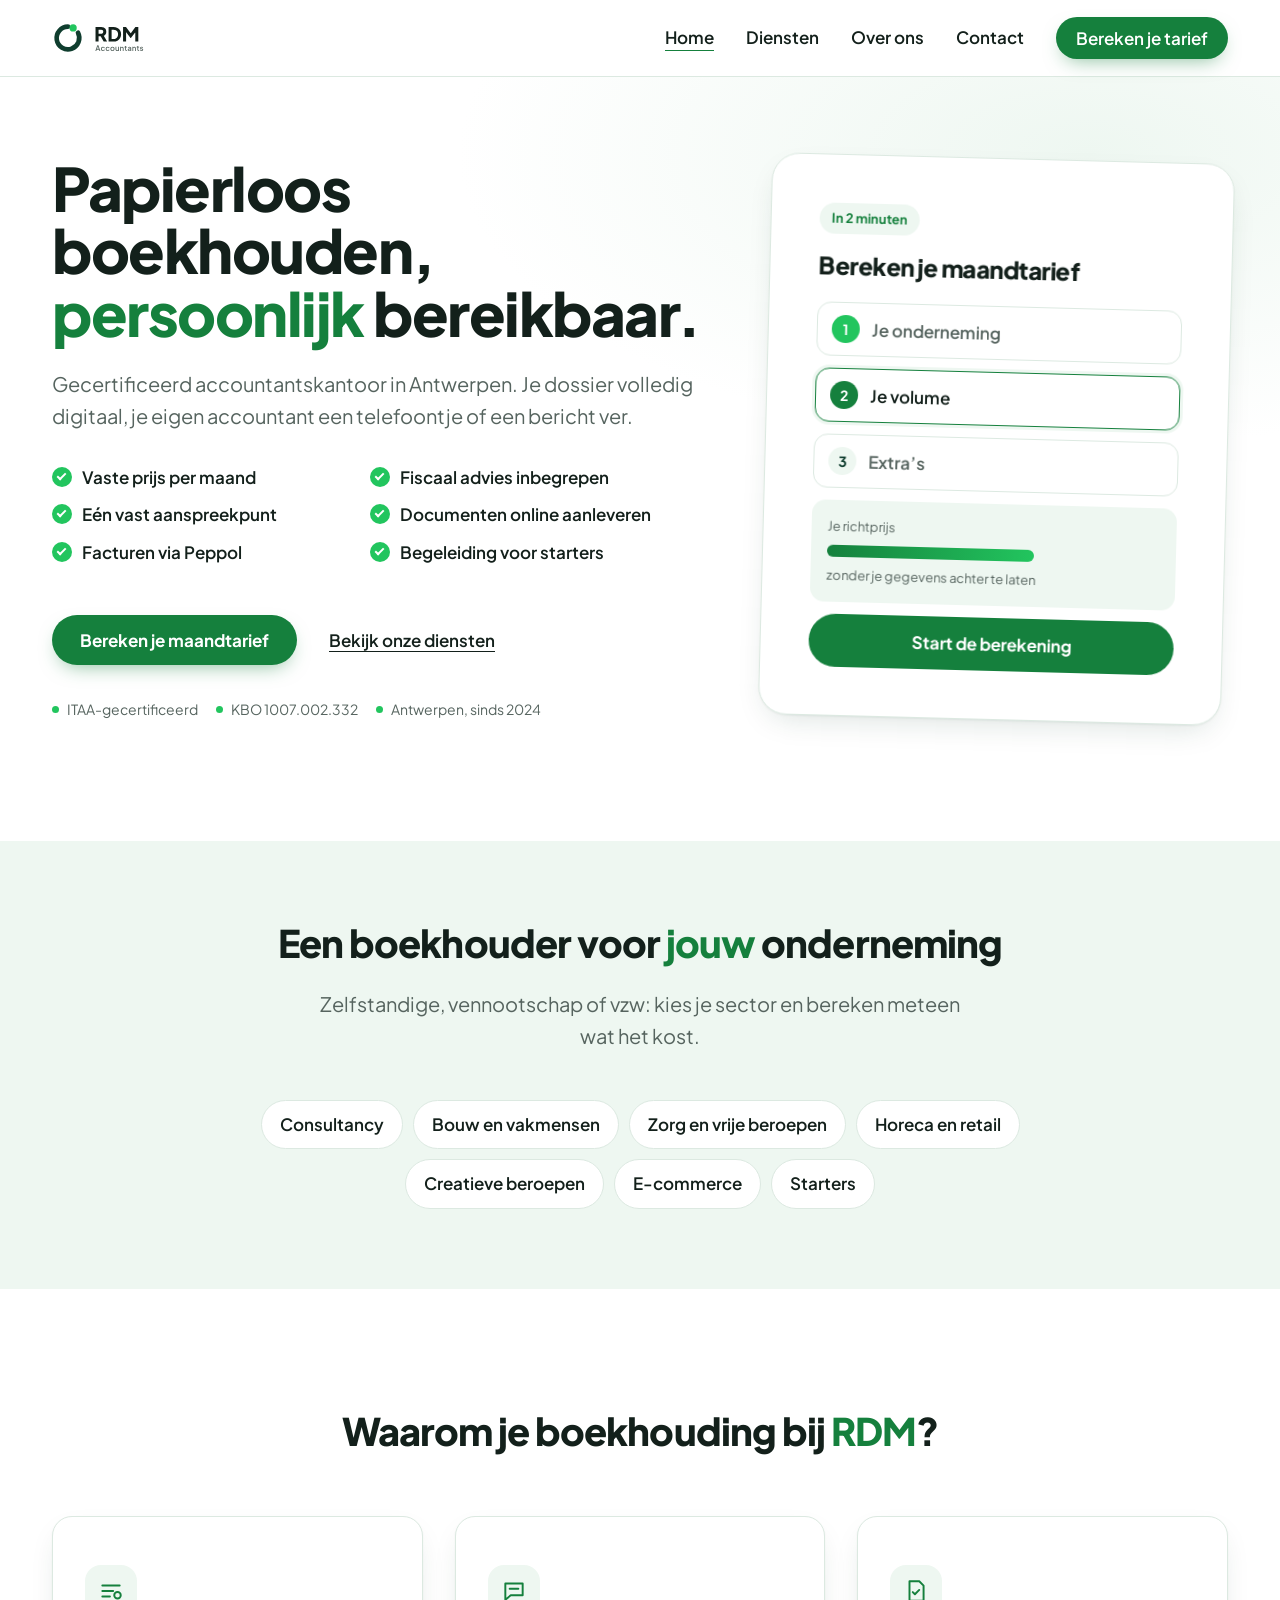
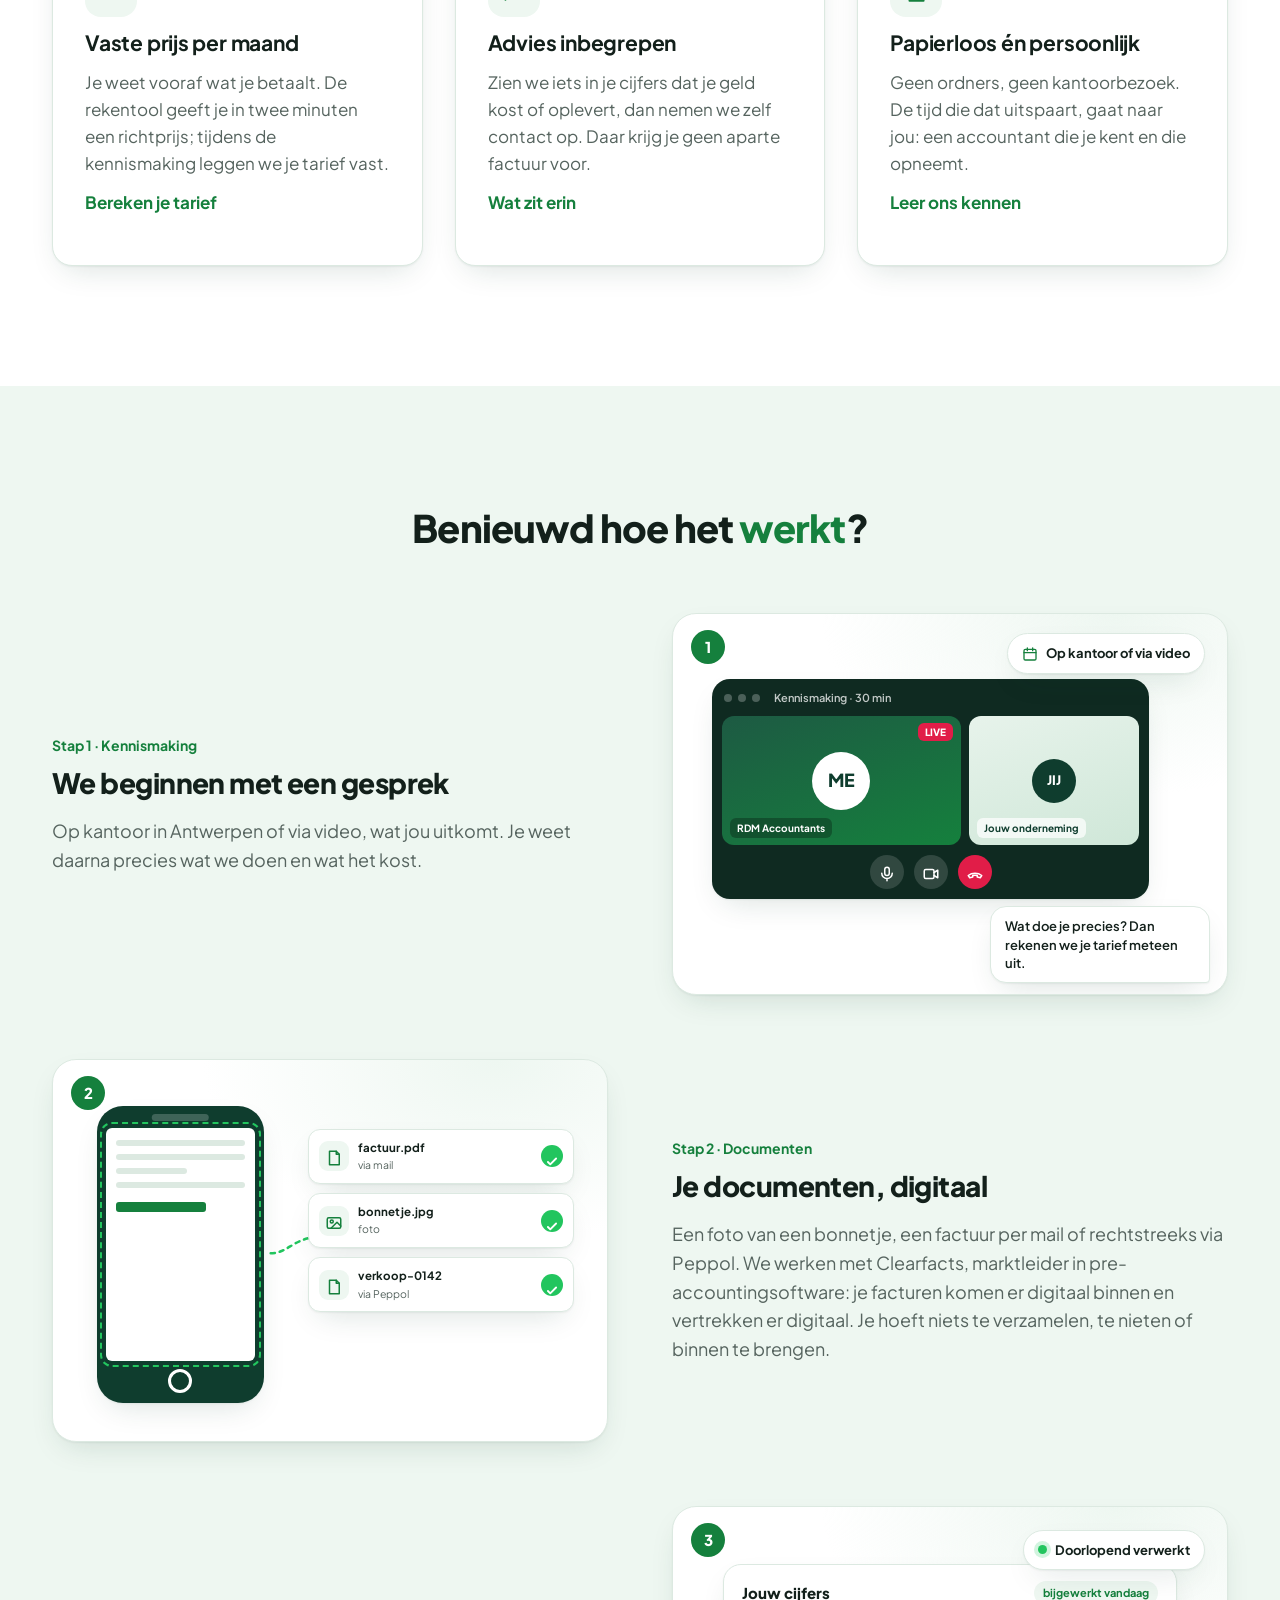
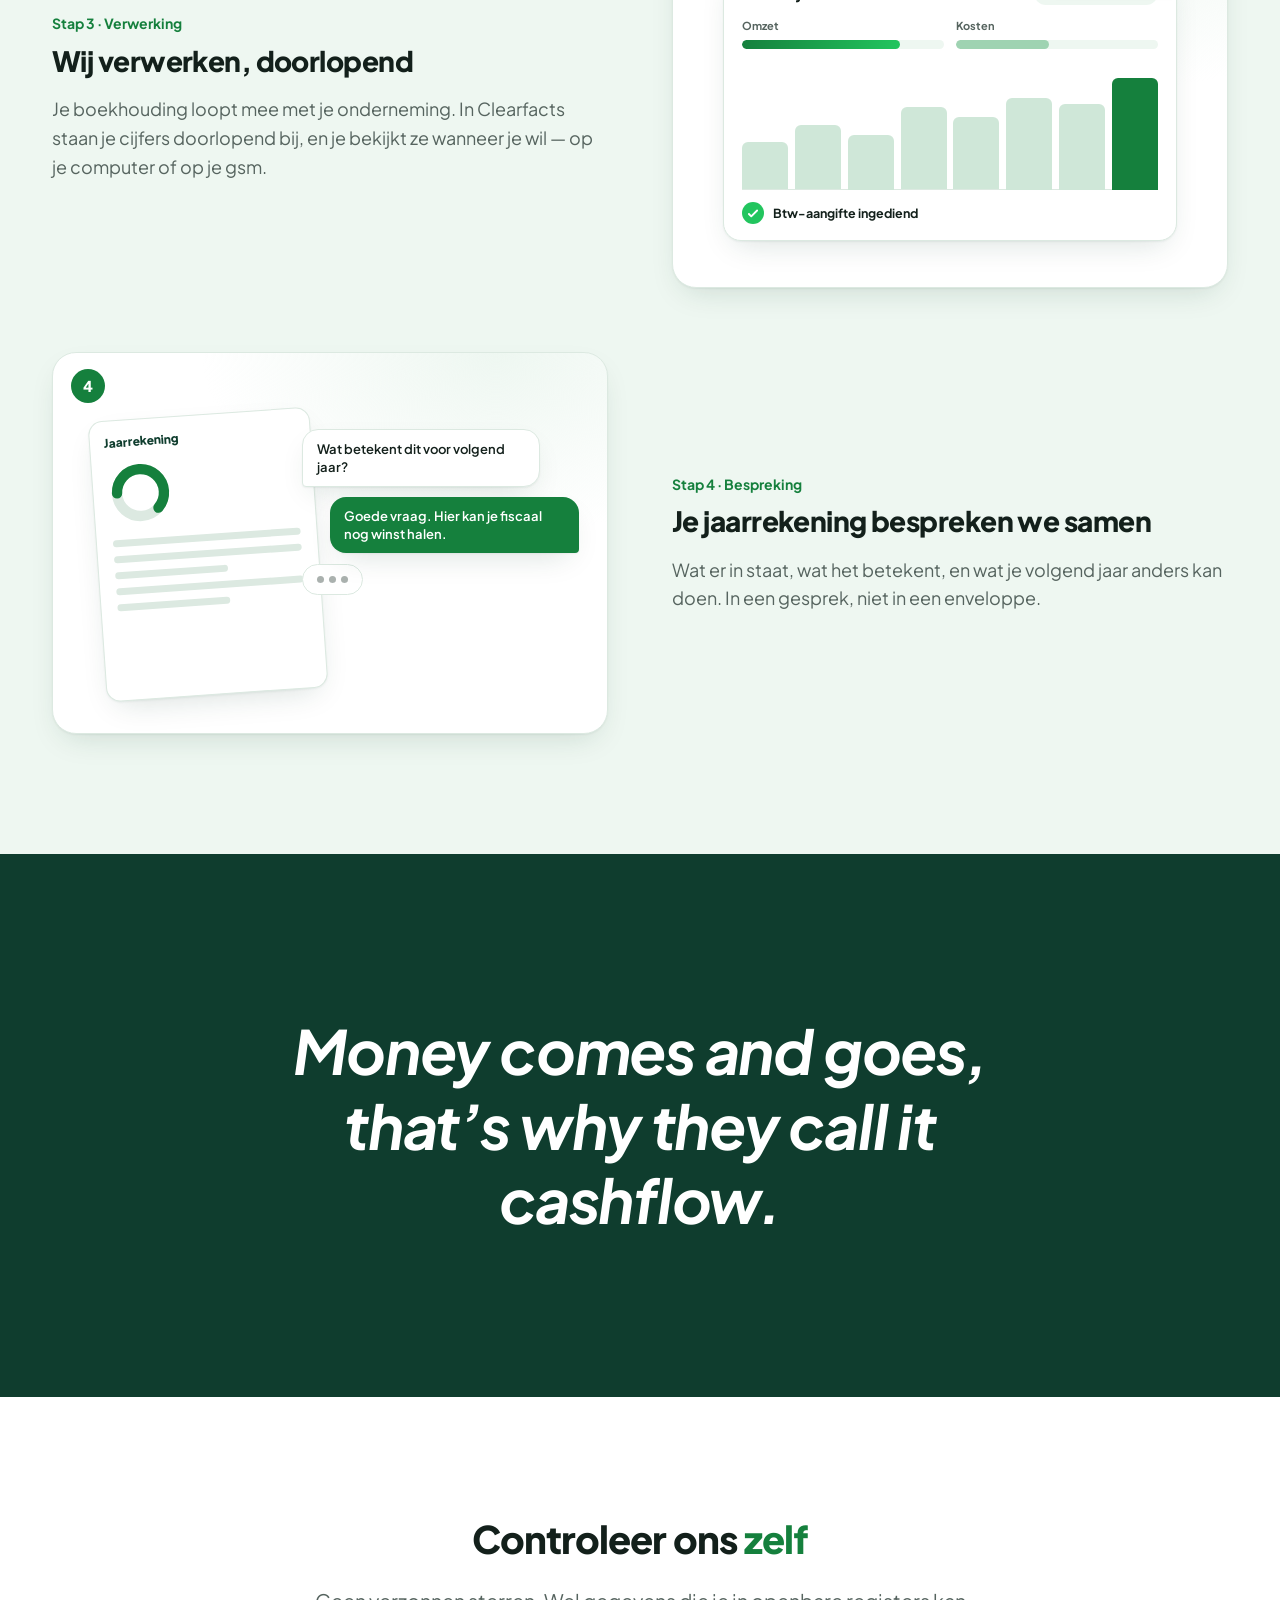
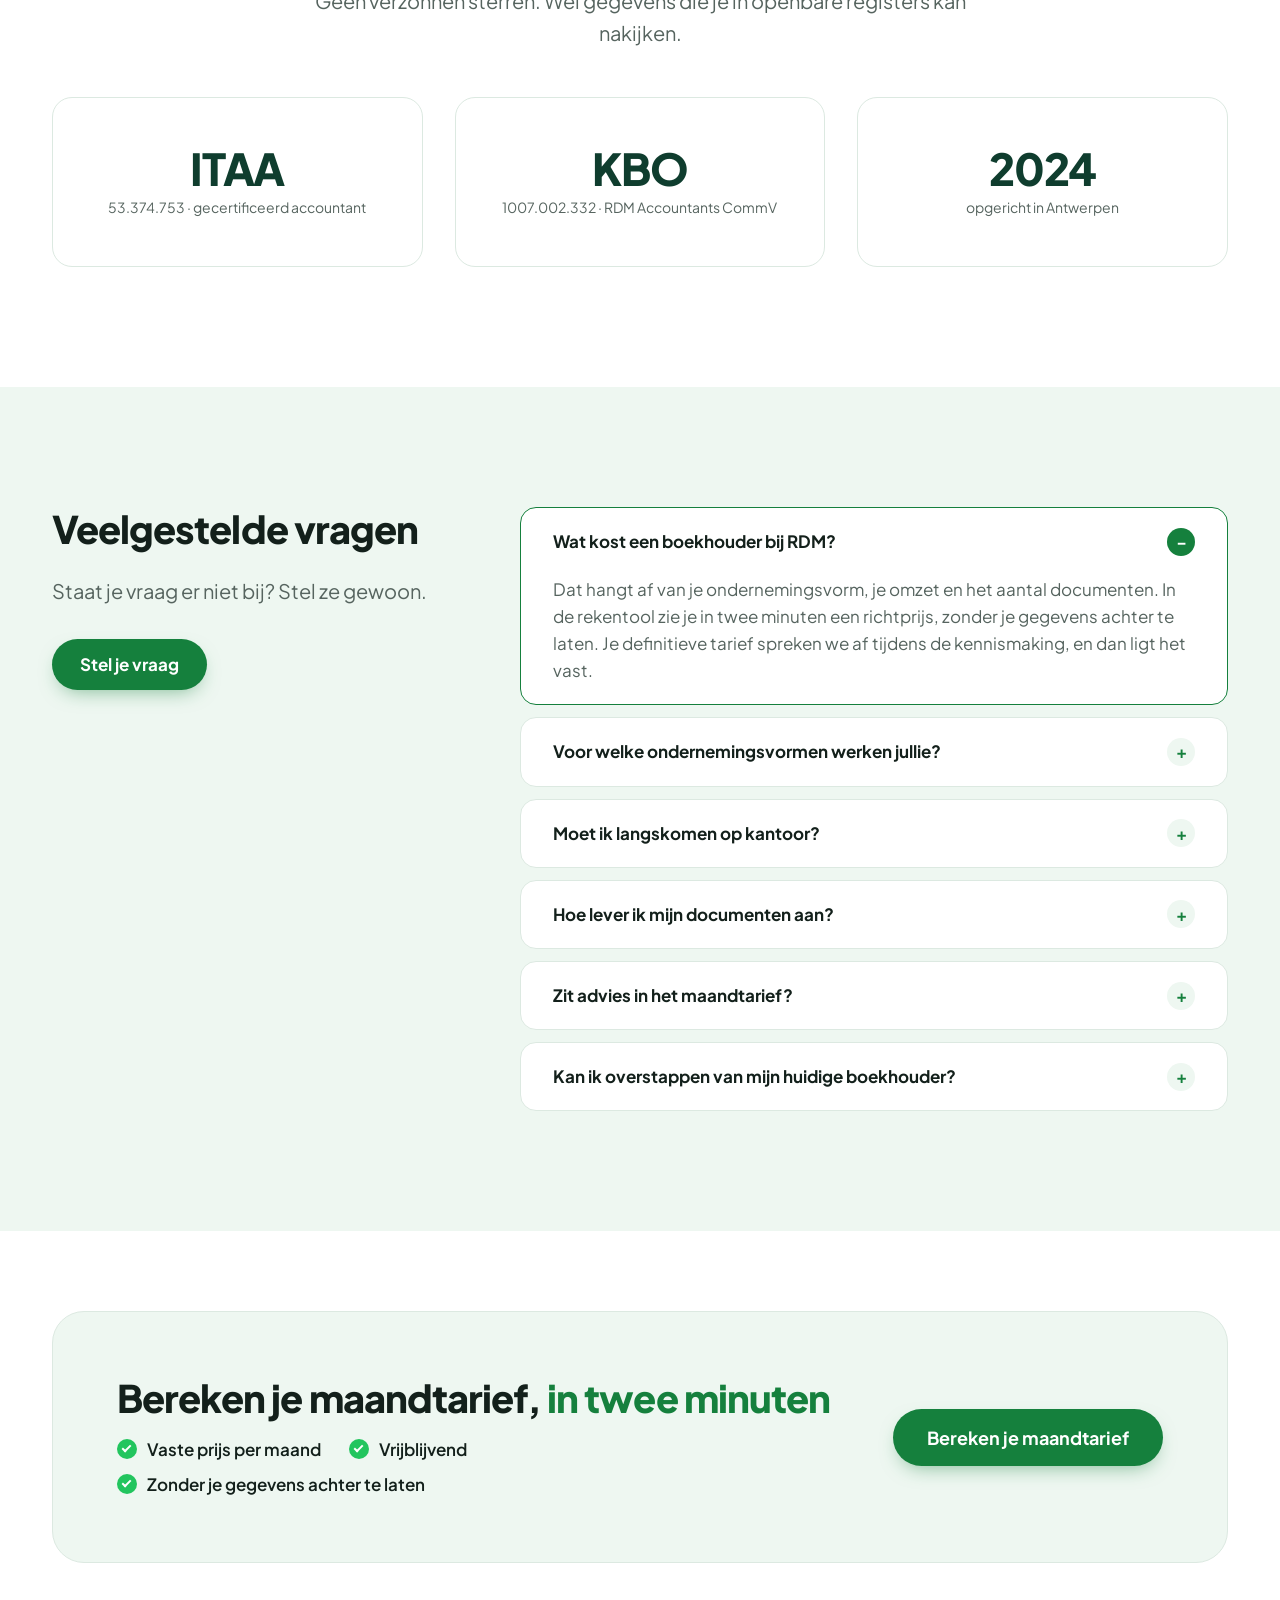
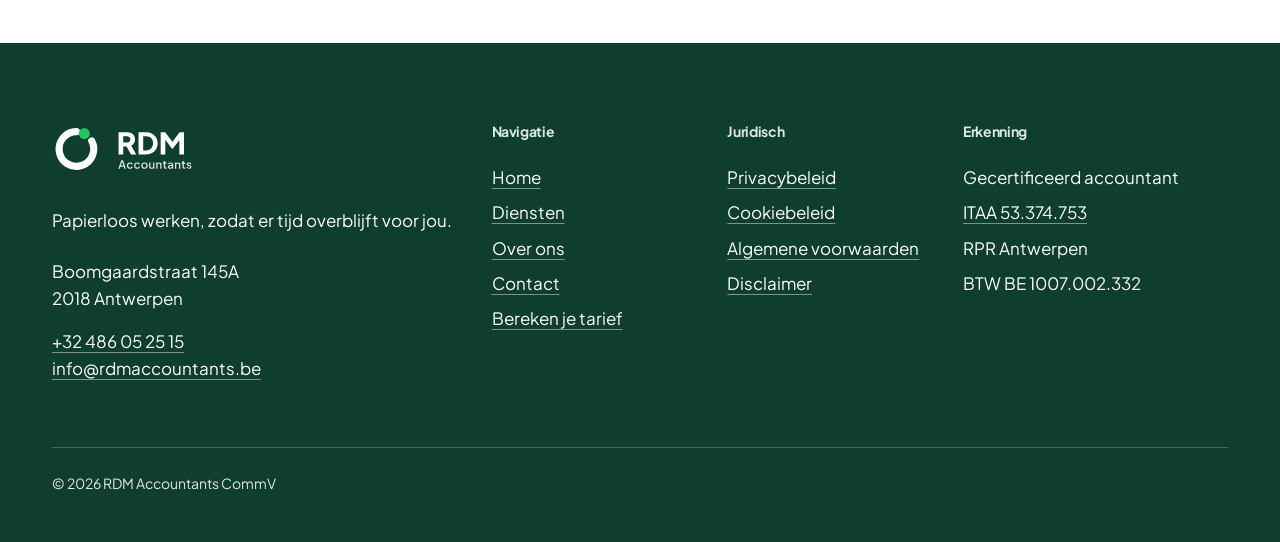
<file: site/index.html>
<!doctype html>
<html lang="nl-BE" class="no-js">
<head>
<meta charset="utf-8">
<meta name="viewport" content="width=device-width, initial-scale=1">
<title>RDM Accountants — Antwerpen</title>
<meta name="description" content="Gecertificeerd accountantskantoor in Antwerpen. Papierloos werken, zodat er tijd overblijft voor jou. Bereken je richtprijs in drie stappen.">
<link rel="canonical" href="https://www.rdmaccountants.be/">

<meta property="og:type" content="website">
<meta property="og:site_name" content="RDM Accountants">
<meta property="og:locale" content="nl_BE">
<meta property="og:url" content="https://www.rdmaccountants.be/">
<meta property="og:title" content="RDM Accountants — Antwerpen">
<meta property="og:description" content="Gecertificeerd accountantskantoor in Antwerpen. Papierloos werken, zodat er tijd overblijft voor jou. Bereken je richtprijs in drie stappen.">
<meta property="og:image" content="https://www.rdmaccountants.be/assets/img/og-default.png">
<meta property="og:image:width" content="1200">
<meta property="og:image:height" content="630">
<meta name="twitter:card" content="summary_large_image">

<meta name="theme-color" content="#14453A">
<link rel="icon" href="assets/img/favicon.svg" type="image/svg+xml">
<link rel="icon" href="assets/img/favicon-32.png" sizes="32x32" type="image/png">
<link rel="icon" href="favicon.ico" sizes="16x16 32x32 48x48">
<link rel="apple-touch-icon" href="assets/img/apple-touch-icon.png">
<link rel="manifest" href="site.webmanifest">

<link rel="preload" href="assets/fonts/plus-jakarta-sans-normal-latin.woff2" as="font" type="font/woff2" crossorigin>
<link rel="stylesheet" href="assets/fonts/fonts.css?v=7840b08d">
<link rel="stylesheet" href="assets/css/style.css?v=4577d378">

<script type="application/ld+json">
{
  "@context": "https://schema.org",
  "@type": "AccountingService",
  "@id": "https://www.rdmaccountants.be/#organisatie",
  "name": "RDM Accountants",
  "legalName": "RDM Accountants CommV",
  "description": "Gecertificeerd accountantskantoor in Antwerpen. Papierloos werken, zodat er tijd overblijft voor jou.",
  "url": "https://www.rdmaccountants.be/",
  "email": "info@rdmaccountants.be",
  "telephone": "+32 486 05 25 15",
  "vatID": "BE1007002332",
  "identifier": {
    "@type": "PropertyValue",
    "name": "ITAA",
    "value": "53.374.753"
  },
  "address": {
    "@type": "PostalAddress",
    "streetAddress": "Boomgaardstraat 145A",
    "postalCode": "2018",
    "addressLocality": "Antwerpen",
    "addressCountry": "BE"
  },
  "geo": {
    "@type": "GeoCoordinates",
    "latitude": 51.2012948,
    "longitude": 4.4261101
  },
  "areaServed": {
    "@type": "City",
    "name": "Antwerpen"
  },
  "knowsLanguage": [
    "nl-BE"
  ],
  "image": "https://www.rdmaccountants.be/assets/img/og-default.png"
}
</script>
<script>document.documentElement.classList.replace('no-js','js');</script>
</head>
<body>

<a class="skip-link" href="#main">Naar de inhoud</a>

<header class="header">
  <div class="container">
    <a class="logo" href="index.html" aria-label="RDM Accountants, naar de homepage">
      <svg viewBox="0 0 182 66" aria-hidden="true" focusable="false"><path d="M50.42 22.67A22 22 0 1 1 31.00 11.00" fill="none" stroke="#0F3D2E" stroke-width="9" stroke-linecap="round"/><circle cx="40.99" cy="13.40" r="7.02" fill="#22C55E"/><path d="M84.508 40.0V11.690000000000001H95.338Q98.264 11.690000000000001 100.525 12.716000000000001Q102.786 13.742 104.078 15.756Q105.37 17.77 105.37 20.734Q105.37 23.622 104.04 25.655Q102.71000000000001 27.688000000000002 100.468 28.714L106.928 40.0H100.316L93.324 27.498L97.124 29.740000000000002H90.398V40.0ZM90.398 24.61H95.376Q96.63 24.61 97.542 24.116Q98.45400000000001 23.622 98.96700000000001 22.747999999999998Q99.48 21.874 99.48 20.734Q99.48 19.556 98.96700000000001 18.682000000000002Q98.45400000000001 17.808 97.542 17.314Q96.63 16.82 95.376 16.82H90.398ZM109.854 40.0V11.690000000000001H119.08800000000001Q123.67411636363636 11.690000000000001 127.06205818181817 13.514000000000001Q130.45 15.338000000000001 132.312 18.53Q134.174 21.722 134.174 25.844079295154184Q134.174 29.93 132.312 33.141000000000005Q130.45 36.352000000000004 127.06205818181817 38.176Q123.67411636363636 40.0 119.08800000000001 40.0ZM115.744 34.87H119.24000000000001Q121.99930188679245 34.87 124.02065094339622 33.748999999999995Q126.042 32.628 127.163 30.597645569620255Q128.284 28.567291139240506 128.284 25.80964556962025Q128.284 23.052 127.16435714285714 21.04021359223301Q126.04471428571429 19.02842718446602 124.02935714285715 17.92421359223301Q122.01400000000001 16.82 119.24000000000001 16.82H115.744ZM137.936 40.0V11.690000000000001H143.636L154.238 25.75H151.578L161.876 11.690000000000001H167.576V40.0H161.686V18.188L164.042 18.72L153.136 32.78H152.376L141.85 18.72L143.826 18.188V40.0Z" fill="#13201B"/><path d="M84.1595 58.0 87.9585 47.1975H90.0755L93.8745 58.0H92.04025L91.21375 55.5785H86.82025L85.9865 58.0ZM87.3205 54.056H90.699L88.77775 48.400999999999996H89.25625ZM99.06025 58.174Q97.893 58.174 96.983125 57.633875Q96.07325 57.09375 95.54762500000001 56.162125Q95.022 55.2305 95.022 54.06325Q95.022 52.896 95.54400000000001 51.971625Q96.066 51.04725 96.9795 50.514375Q97.893 49.9815 99.06025 49.9815Q99.865 49.9815 100.561 50.26425Q101.257 50.547 101.77175 51.04Q102.2865 51.533 102.52575 52.19275L101.09025 52.8525Q100.84375 52.2435 100.303625 51.87375Q99.7635 51.504 99.06025 51.504Q98.39325 51.504 97.864 51.833875Q97.33475 52.16375 97.03025 52.747375000000005Q96.72575 53.331 96.72575 54.07775Q96.72575 54.81725 97.03025 55.400875Q97.33475 55.9845 97.864 56.318Q98.39325 56.6515 99.06025 56.6515Q99.77075 56.6515 100.30362500000001 56.28175Q100.8365 55.912 101.09025 55.2885L102.52575 55.97Q102.29375 56.60075 101.779 57.101Q101.26425 57.60125 100.56825 57.887625Q99.87225 58.174 99.06025 58.174ZM108.19725 58.174Q107.03 58.174 106.120125 57.633875Q105.21025 57.09375 104.68462500000001 56.162125Q104.159 55.2305 104.159 54.06325Q104.159 52.896 104.68100000000001 51.971625Q105.203 51.04725 106.1165 50.514375Q107.03 49.9815 108.19725 49.9815Q109.002 49.9815 109.69800000000001 50.26425Q110.394 50.547 110.90875 51.04Q111.4235 51.533 111.66275 52.19275L110.22725 52.8525Q109.98075 52.2435 109.440625 51.87375Q108.9005 51.504 108.19725 51.504Q107.53025 51.504 107.001 51.833875Q106.47175 52.16375 106.16725 52.747375000000005Q105.86275 53.331 105.86275 54.07775Q105.86275 54.81725 106.16725 55.400875Q106.47175 55.9845 107.001 56.318Q107.53025 56.6515 108.19725 56.6515Q108.90775000000001 56.6515 109.44062500000001 56.28175Q109.9735 55.912 110.22725 55.2885L111.66275 55.97Q111.43075 56.60075 110.916 57.101Q110.40125 57.60125 109.70525 57.887625Q109.00925 58.174 108.19725 58.174ZM117.3995 58.174Q116.26125 58.174 115.329625 57.641125Q114.398 57.10825 113.84700000000001 56.18025Q113.296 55.25225 113.296 54.0705Q113.296 52.88875 113.84337500000001 51.968Q114.39075 51.04725 115.31875 50.514375Q116.24675 49.9815 117.3995 49.9815Q118.55225 49.9815 119.476625 50.51075Q120.401 51.04 120.94475 51.960750000000004Q121.4885 52.8815 121.4885 54.0705Q121.4885 55.2595 120.933875 56.1875Q120.37925 57.1155 119.454875 57.64475Q118.5305 58.174 117.3995 58.174ZM117.3995 56.6515Q118.08825 56.6515 118.62475 56.318Q119.16125 55.9845 119.473 55.39725Q119.78475 54.81 119.78475 54.0705Q119.78475 53.331 119.473 52.754625000000004Q119.16125 52.17825 118.62475 51.841125Q118.08825 51.504 117.3995 51.504Q116.71075 51.504 116.170625 51.841125Q115.6305 52.17825 115.315125 52.754625000000004Q114.99975 53.331 114.99975 54.0705Q114.99975 54.81 115.315125 55.39725Q115.6305 55.9845 116.170625 56.318Q116.71075 56.6515 117.3995 56.6515ZM126.232 58.174Q125.3475 58.174 124.676875 57.77525Q124.00625000000001 57.3765 123.64012500000001 56.662375Q123.274 55.94825 123.274 55.00575V50.1555H124.90525V54.8535Q124.90525 55.39 125.12275 55.796Q125.34025 56.202 125.735375 56.42675Q126.1305 56.6515 126.638 56.6515Q127.15275 56.6515 127.547875 56.423125Q127.943 56.19475 128.164125 55.774249999999995Q128.38525 55.35375 128.38525 54.781V50.1555H130.0165V58.0H128.45775V56.463L128.639 56.666Q128.3635 57.39825 127.721875 57.786125Q127.08025 58.174 126.232 58.174ZM132.2805 58.0V50.1555H133.83925V51.6925L133.658 51.4895Q133.94075 50.75725 134.57875 50.369375Q135.21675 49.9815 136.065 49.9815Q136.92775 49.9815 137.59475 50.3585Q138.26175 50.7355 138.64237500000002 51.4025Q139.023 52.0695 139.023 52.934441860465114V58.0H137.39175V53.3745Q137.39175 52.78725 137.17425 52.373999999999995Q136.95675 51.96075 136.564575 51.732375Q136.17239999999998 51.504 135.66195 51.504Q135.1515 51.504 134.75275 51.732375Q134.35399999999998 51.96075 134.13287499999998 52.377624999999995Q133.91174999999998 52.7945 133.91174999999998 53.3745V58.0ZM144.5205 58.087Q143.28075 58.087 142.602875 57.394625000000005Q141.925 56.70225 141.925 55.44075V51.64175H140.54025000000001V50.1555H140.75775000000002Q141.30875 50.1555 141.616875 49.840125Q141.925 49.52475 141.925 48.973749999999995V48.3575H143.55625V50.1555H145.33975V51.64175H143.55625V55.36825Q143.55625 55.767 143.68675000000002 56.04975Q143.81725 56.3325 144.11087500000002 56.484750000000005Q144.4045 56.637 144.8685 56.637Q144.97725 56.637 145.12225 56.6225Q145.26725 56.608 145.39775 56.5935V58.0Q145.202 58.03625 144.9555 58.06162500000001Q144.709 58.087 144.5205 58.087ZM149.699 58.174Q148.9015 58.174 148.29975000000002 57.894875Q147.698 57.61575 147.36450000000002 57.111875Q147.031 56.608 147.031 55.93375Q147.031 55.29575 147.31375 54.78825Q147.5965 54.28075 148.187375 53.93275Q148.77825 53.58475 149.67725000000002 53.439750000000004L152.4105 52.99025V54.28075L150.0035 54.694Q149.351 54.81 149.04287499999998 55.110875Q148.73475 55.41175 148.73475 55.87575Q148.73475 56.318 149.07912499999998 56.60075Q149.4235 56.8835 149.95275 56.8835Q150.61975 56.8835 151.12 56.597125Q151.62025 56.31075 151.89937500000002 55.821375Q152.1785 55.332 152.1785 54.7375V52.722Q152.1785 52.14925 151.747125 51.7795Q151.31575 51.40975 150.60525 51.40975Q149.96 51.40975 149.47062499999998 51.746875Q148.98125 52.084 148.74925 52.62775L147.38625 51.94625Q147.611 51.36625 148.10037499999999 50.924Q148.58975 50.48175 149.2495 50.231624999999994Q149.90925000000001 49.9815 150.656 49.9815Q151.584 49.9815 152.298125 50.329499999999996Q153.01225 50.6775 153.411 51.29375Q153.80975 51.91 153.80975 52.722V58.0H152.251V56.58625L152.57725 56.6225Q152.30175 57.101 151.877625 57.449Q151.4535 57.797 150.906125 57.9855Q150.35875000000001 58.174 149.699 58.174ZM156.081 58.0V50.1555H157.63975V51.6925L157.4585 51.4895Q157.74125 50.75725 158.37925 50.369375Q159.01725 49.9815 159.8655 49.9815Q160.72825 49.9815 161.39525 50.3585Q162.06225 50.7355 162.44287500000002 51.4025Q162.8235 52.0695 162.8235 52.934441860465114V58.0H161.19225V53.3745Q161.19225 52.78725 160.97475 52.373999999999995Q160.75725 51.96075 160.365075 51.732375Q159.97289999999998 51.504 159.46245 51.504Q158.952 51.504 158.55325 51.732375Q158.15449999999998 51.96075 157.93337499999998 52.377624999999995Q157.71224999999998 52.7945 157.71224999999998 53.3745V58.0ZM168.321 58.087Q167.08125 58.087 166.403375 57.394625000000005Q165.7255 56.70225 165.7255 55.44075V51.64175H164.34075V50.1555H164.55825000000002Q165.10925 50.1555 165.417375 49.840125Q165.7255 49.52475 165.7255 48.973749999999995V48.3575H167.35675V50.1555H169.14025V51.64175H167.35675V55.36825Q167.35675 55.767 167.48725000000002 56.04975Q167.61775 56.3325 167.91137500000002 56.484750000000005Q168.205 56.637 168.669 56.637Q168.77775 56.637 168.92275 56.6225Q169.06775 56.608 169.19825 56.5935V58.0Q169.0025 58.03625 168.756 58.06162500000001Q168.5095 58.087 168.321 58.087ZM174.0505 58.174Q172.83975 58.174 171.937125 57.583124999999995Q171.0345 56.99225 170.672 55.9845L171.92625 55.39Q172.24525 56.06425 172.80712499999998 56.45575Q173.369 56.84725 174.0505 56.84725Q174.6305 56.84725 174.993 56.582625Q175.3555 56.318 175.3555 55.87575Q175.3555 55.58575 175.196 55.4045Q175.0365 55.22325 174.79725 55.10725Q174.558 54.99125 174.3115 54.926L173.079 54.578Q172.05675 54.288 171.5565 53.704375Q171.05625 53.12075 171.05625 52.33775Q171.05625 51.627250000000004 171.41875 51.098Q171.78125 50.56875 172.41925 50.275125Q173.05725 49.9815 173.862 49.9815Q174.935 49.9815 175.776 50.51075Q176.617 51.04 176.965 51.98975L175.69625 52.58425Q175.46425 52.0115 174.964 51.678Q174.46375 51.3445 173.84025 51.3445Q173.30375 51.3445 172.98837500000002 51.59824999999999Q172.673 51.852 172.673 52.258Q172.673 52.533500000000004 172.81799999999998 52.71475Q172.963 52.896 173.195 53.00475Q173.427 53.1135 173.6735 53.186L174.9495 53.563Q175.91375 53.84575 176.43937499999998 54.429375Q176.965 55.013 176.965 55.83225Q176.965 56.521 176.59525000000002 57.050250000000005Q176.2255 57.5795 175.573 57.87675Q174.9205 58.174 174.0505 58.174Z" fill="#56645F"/></svg>
    </a>

    <a class="btn btn--primary header-cta" href="tarief.html">Bereken je tarief</a>
    <button class="nav-toggle" type="button" aria-expanded="false" aria-controls="nav">Menu</button>

    <nav class="nav" id="nav" aria-label="Hoofdnavigatie">
      <button class="nav-close" type="button">Sluiten</button>
      <a href="index.html" aria-current="page">Home</a>
      <a href="diensten.html">Diensten</a>
      <a href="over-ons.html">Over ons</a>
      <a href="contact.html">Contact</a>
      <a class="btn btn--primary" href="tarief.html">Bereken je tarief</a>
    </nav>
  </div>
</header>

<main id="main">

  <!-- Hero: headline, checklist, one action, trust row. Preview card on the right. -->
  <section class="hero-x">
    <div class="container hero-x__grid">
      <div class="stagger" data-stagger>
        <h1 class="hero-x__title">Papierloos boekhouden, <mark class="hl">persoonlijk</mark> bereikbaar.</h1>
        <p class="hero-x__sub">Gecertificeerd accountantskantoor in Antwerpen. Je dossier volledig digitaal, je eigen accountant een telefoontje of een bericht ver.</p>
        <ul class="checks">
          <li>Vaste prijs per maand</li>
          <li>Fiscaal advies inbegrepen</li>
          <li>E&eacute;n vast aanspreekpunt</li>
          <li>Documenten online aanleveren</li>
          <li>Facturen via Peppol</li>
          <li>Begeleiding voor starters</li>
        </ul>
        <div class="btn-row">
          <a class="btn btn--primary" href="tarief.html">Bereken je maandtarief</a>
          <a class="btn btn--secondary" href="diensten.html">Bekijk onze diensten</a>
        </div>
        <p class="trust"><span>ITAA-gecertificeerd</span><span>KBO 1007.002.332</span><span>Antwerpen, sinds 2024</span></p>
      </div>

      <a class="preview" href="tarief.html" aria-label="Open de rekentool">
        <span class="preview__badge">In 2 minuten</span>
        <span class="preview__title">Bereken je maandtarief</span>
        <span class="preview__step is-done"><b>1</b> Je onderneming</span>
        <span class="preview__step is-active"><b>2</b> Je volume</span>
        <span class="preview__step"><b>3</b> Extra&rsquo;s</span>
        <span class="preview__result">
          <span class="preview__label">Je richtprijs</span>
          <span class="preview__bar"></span>
          <span class="preview__label">zonder je gegevens achter te laten</span>
        </span>
        <span class="preview__cta">Start de berekening</span>
      </a>
    </div>
  </section>

  <!-- Sectors -->
  <section class="band-tint section-sm">
    <div class="container center">
      <h2 class="h-sec">Een boekhouder voor <mark class="hl">jouw</mark> onderneming</h2>
      <p class="lead-c">Zelfstandige, vennootschap of vzw: kies je sector en bereken meteen wat het kost.</p>
      <ul class="chips">
        <li><a href="tarief.html?sector=consultancy">Consultancy</a></li>
        <li><a href="tarief.html?sector=bouw">Bouw en vakmensen</a></li>
        <li><a href="tarief.html?sector=zorg">Zorg en vrije beroepen</a></li>
        <li><a href="tarief.html?sector=horeca">Horeca en retail</a></li>
        <li><a href="tarief.html?sector=creatief">Creatieve beroepen</a></li>
        <li><a href="tarief.html?sector=ecommerce">E-commerce</a></li>
        <li><a href="tarief.html">Starters</a></li>
      </ul>
    </div>
  </section>

  <!-- Why -->
  <section class="section">
    <div class="container">
      <h2 class="h-sec center">Waarom je boekhouding bij <mark class="hl">RDM</mark>?</h2>
      <div class="cards">
        <article class="card" data-reveal>
          <span class="card__icon" aria-hidden="true"><svg viewBox="0 0 24 24"><path d="M4 7h16M4 12h10M4 17h7"/><circle cx="18" cy="16" r="3"/></svg></span>
          <h3>Vaste prijs per maand</h3>
          <p>Je weet vooraf wat je betaalt. De rekentool geeft je in twee minuten een richtprijs; tijdens de kennismaking leggen we je tarief vast.</p>
          <a class="card__link" href="tarief.html">Bereken je tarief</a>
        </article>
        <article class="card" data-reveal>
          <span class="card__icon" aria-hidden="true"><svg viewBox="0 0 24 24"><path d="M4 5h16v11H9l-5 4z"/><path d="M8 10h8"/></svg></span>
          <h3>Advies inbegrepen</h3>
          <p>Zien we iets in je cijfers dat je geld kost of oplevert, dan nemen we zelf contact op. Daar krijg je geen aparte factuur voor.</p>
          <a class="card__link" href="diensten.html">Wat zit erin</a>
        </article>
        <article class="card" data-reveal>
          <span class="card__icon" aria-hidden="true"><svg viewBox="0 0 24 24"><path d="M6 3h9l4 4v14H6z"/><path d="M9 13l2 2 4-4"/></svg></span>
          <h3>Papierloos &eacute;n persoonlijk</h3>
          <p>Geen ordners, geen kantoorbezoek. De tijd die dat uitspaart, gaat naar jou: een accountant die je kent en die opneemt.</p>
          <a class="card__link" href="over-ons.html">Leer ons kennen</a>
        </article>
      </div>
    </div>
  </section>

  <!-- How it works -->
  <section class="section band-tint">
    <div class="container">
      <h2 class="h-sec center">Benieuwd hoe het <mark class="hl">werkt</mark>?</h2>

      <div class="zig" data-reveal>
        <div class="zig__text">
          <p class="eyebrow">Stap 1 &middot; Kennismaking</p>
          <h3>We beginnen met een gesprek</h3>
          <p>Op kantoor in Antwerpen of via video, wat jou uitkomt. Je weet daarna precies wat we doen en wat het kost.</p>
        </div>
        <div class="zig__visual ill" aria-hidden="true">
          <span class="ill__step">1</span>
          <div class="ill-call">
            <div class="ill-call__bar"><span class="ill-dot"></span><span class="ill-dot"></span><span class="ill-dot"></span><span class="ill-call__title">Kennismaking &middot; 30 min</span></div>
            <div class="ill-call__tiles">
              <div class="ill-tile ill-tile--dark"><span class="ill-avatar">ME</span><span class="ill-tile__name">RDM Accountants</span><span class="ill-live">live</span></div>
              <div class="ill-tile"><span class="ill-avatar ill-avatar--light">JIJ</span><span class="ill-tile__name">Jouw onderneming</span></div>
            </div>
            <div class="ill-call__controls"><span class="ill-btn"><svg viewBox="0 0 24 24"><rect x="9" y="3" width="6" height="11" rx="3"/><path d="M5 11a7 7 0 0 0 14 0M12 18v3"/></svg></span><span class="ill-btn"><svg viewBox="0 0 24 24"><rect x="3" y="6" width="13" height="12" rx="2"/><path d="M16 10l5-3v10l-5-3"/></svg></span><span class="ill-btn ill-btn--end"><svg viewBox="0 0 24 24"><path d="M3 14c5-4 13-4 18 0l-2 3-4-1v-2a10 10 0 0 0-6 0v2l-4 1z"/></svg></span></div>
          </div>
          <div class="ill-bubble ill-bubble--a">Wat doe je precies? Dan rekenen we je tarief meteen uit.</div>
          <div class="ill-chip ill-chip--cal"><svg viewBox="0 0 24 24"><rect x="3" y="5" width="18" height="16" rx="2"/><path d="M3 10h18M8 3v4M16 3v4"/></svg><span>Op kantoor of via video</span></div>
        </div>
      </div>

      <div class="zig zig--flip" data-reveal>
        <div class="zig__text">
          <p class="eyebrow">Stap 2 &middot; Documenten</p>
          <h3>Je documenten, digitaal</h3>
          <p>Een foto van een bonnetje, een factuur per mail of rechtstreeks via Peppol. We werken met Clearfacts, marktleider in pre-accountingsoftware: je facturen komen er digitaal binnen en vertrekken er digitaal. Je hoeft niets te verzamelen, te nieten of binnen te brengen.</p>
        </div>
        <div class="zig__visual ill" aria-hidden="true">
          <span class="ill__step">2</span>
          <div class="ill-phone">
            <div class="ill-phone__notch"></div>
            <div class="ill-receipt"><i></i><i></i><i class="short"></i><i></i><b></b></div>
            <div class="ill-phone__shutter"></div>
          </div>
          <svg class="ill-flow" viewBox="0 0 80 40"><path d="M2 30 C 25 30, 30 8, 70 10"/><path d="M62 4l9 6-9 6"/></svg>
          <ul class="ill-inbox">
            <li><span class="ill-file"><svg viewBox="0 0 24 24"><path d="M6 3h9l4 4v14H6z"/><path d="M15 3v4h4"/></svg></span><span class="ill-inbox__txt"><b>factuur.pdf</b><em>via mail</em></span><span class="ill-ok"><svg viewBox="0 0 24 24"><path d="M5 12l4 4 10-10"/></svg></span></li>
            <li><span class="ill-file"><svg viewBox="0 0 24 24"><rect x="3" y="5" width="18" height="14" rx="2"/><circle cx="9" cy="10" r="2"/><path d="M21 16l-5-5-8 8"/></svg></span><span class="ill-inbox__txt"><b>bonnetje.jpg</b><em>foto</em></span><span class="ill-ok"><svg viewBox="0 0 24 24"><path d="M5 12l4 4 10-10"/></svg></span></li>
            <li><span class="ill-file"><svg viewBox="0 0 24 24"><path d="M6 3h9l4 4v14H6z"/><path d="M15 3v4h4"/></svg></span><span class="ill-inbox__txt"><b>verkoop-0142</b><em>via Peppol</em></span><span class="ill-ok"><svg viewBox="0 0 24 24"><path d="M5 12l4 4 10-10"/></svg></span></li>
          </ul>
        </div>
      </div>

      <div class="zig" data-reveal>
        <div class="zig__text">
          <p class="eyebrow">Stap 3 &middot; Verwerking</p>
          <h3>Wij verwerken, doorlopend</h3>
          <p>Je boekhouding loopt mee met je onderneming. In Clearfacts staan je cijfers doorlopend bij, en je bekijkt ze wanneer je wil — op je computer of op je gsm.</p>
        </div>
        <div class="zig__visual ill" aria-hidden="true">
          <span class="ill__step">3</span>
          <div class="ill-dash">
            <div class="ill-dash__head"><b>Jouw cijfers</b><span class="ill-pill">bijgewerkt vandaag</span></div>
            <div class="ill-dash__kpis">
              <div class="ill-kpi"><em>Omzet</em><span class="ill-kpi__bar"></span></div>
              <div class="ill-kpi"><em>Kosten</em><span class="ill-kpi__bar ill-kpi__bar--soft"></span></div>
            </div>
            <div class="ill-chart">
              <span></span><span></span><span></span><span></span>
              <span></span><span></span><span></span><span class="is-now"></span>
            </div>
            <div class="ill-task"><span class="ill-ok"><svg viewBox="0 0 24 24"><path d="M5 12l4 4 10-10"/></svg></span><span>Btw-aangifte ingediend</span></div>
          </div>
          <div class="ill-chip ill-chip--float"><span class="ill-live-dot"></span><span>Doorlopend verwerkt</span></div>
        </div>
      </div>

      <div class="zig zig--flip" data-reveal>
        <div class="zig__text">
          <p class="eyebrow">Stap 4 &middot; Bespreking</p>
          <h3>Je jaarrekening bespreken we samen</h3>
          <p>Wat er in staat, wat het betekent, en wat je volgend jaar anders kan doen. In een gesprek, niet in een enveloppe.</p>
        </div>
        <div class="zig__visual ill" aria-hidden="true">
          <span class="ill__step">4</span>
          <div class="ill-report">
            <div class="ill-report__tab">Jaarrekening</div>
            <div class="ill-report__donut"><svg viewBox="0 0 42 42"><circle cx="21" cy="21" r="15.9"/><circle class="seg" cx="21" cy="21" r="15.9" stroke-dasharray="62 38" stroke-dashoffset="25"/></svg></div>
            <i></i><i></i><i class="short"></i><i></i><i class="short"></i>
          </div>
          <div class="ill-chat">
            <div class="ill-bubble ill-bubble--them">Wat betekent dit voor volgend jaar?</div>
            <div class="ill-bubble ill-bubble--us">Goede vraag. Hier kan je fiscaal nog winst halen.</div>
            <div class="ill-typing"><span></span><span></span><span></span></div>
          </div>
        </div>
      </div>
    </div>
  </section>

  <!-- The client's quote -->
  <section class="quote band-forest" data-quote>
    <blockquote>
      <p>Money comes and goes, that&rsquo;s why they call it cashflow.</p>
    </blockquote>
  </section>

  <!-- Verifiable facts instead of ratings we do not have -->
  <section class="section">
    <div class="container">
      <h2 class="h-sec center">Controleer ons <mark class="hl">zelf</mark></h2>
      <p class="lead-c center">Geen verzonnen sterren. Wel gegevens die je in openbare registers kan nakijken.</p>
      <div class="stats">
        <a class="stat" data-reveal href="https://www.itaa.be/nl/openbaar-register/" rel="noopener"><span class="stat__big">ITAA</span><span class="stat__small">53.374.753 &middot; gecertificeerd accountant</span></a>
        <a class="stat" data-reveal href="https://kbopub.economie.fgov.be/kbopub/toonondernemingps.html?ondernemingsnummer=1007002332" rel="noopener"><span class="stat__big">KBO</span><span class="stat__small">1007.002.332 &middot; RDM Accountants CommV</span></a>
        <div class="stat" data-reveal><span class="stat__big">2024</span><span class="stat__small">opgericht in Antwerpen</span></div>
      </div>
    </div>
  </section>

  <!-- FAQ -->
  <section class="section band-tint">
    <div class="container faq-wrap">
      <div>
        <h2 class="h-sec">Veelgestelde vragen</h2>
        <p class="lead-l">Staat je vraag er niet bij? Stel ze gewoon.</p>
        <a class="btn btn--primary" href="contact.html">Stel je vraag</a>
      </div>
      <div class="faq" data-reveal>
        <details open>
          <summary>Wat kost een boekhouder bij RDM?</summary>
          <p>Dat hangt af van je ondernemingsvorm, je omzet en het aantal documenten. In de rekentool zie je in twee minuten een richtprijs, zonder je gegevens achter te laten. Je definitieve tarief spreken we af tijdens de kennismaking, en dan ligt het vast.</p>
        </details>
        <details>
          <summary>Voor welke ondernemingsvormen werken jullie?</summary>
          <p>Eenmanszaken, vzw&rsquo;s en vennootschappen: BV, NV, CommV en VOF.</p>
        </details>
        <details>
          <summary>Moet ik langskomen op kantoor?</summary>
          <p>Nee. Kennismaken kan op kantoor in Antwerpen of via video. Daarna verloopt alles digitaal.</p>
        </details>
        <details>
          <summary>Hoe lever ik mijn documenten aan?</summary>
          <p>Met een foto van een bonnetje, een factuur per mail of rechtstreeks via Peppol. Dat loopt via Clearfacts, waar je je cijfers ook zelf kan bekijken op computer of gsm.</p>
        </details>
        <details>
          <summary>Zit advies in het maandtarief?</summary>
          <p>Ja. Zien we iets in je cijfers dat je geld kost of oplevert, dan nemen we contact op. Daar krijg je geen aparte factuur voor.</p>
        </details>
        <details>
          <summary>Kan ik overstappen van mijn huidige boekhouder?</summary>
          <p>Ja, bij de start van een kwartaal. Jij laat je huidige kantoor weten dat je vertrekt; dat is &eacute;&eacute;n mail, en we sturen je de tekst. De overdracht van je dossier regelen wij onderling.</p>
        </details>
      </div>
    </div>
  </section>

  <!-- Closing CTA -->
  <section class="section-sm">
    <div class="container">
      <div class="cta-banner" data-reveal>
        <div>
          <h2 class="h-sec">Bereken je maandtarief, <mark class="hl">in twee minuten</mark></h2>
          <ul class="checks checks--row">
            <li>Vaste prijs per maand</li>
            <li>Vrijblijvend</li>
            <li>Zonder je gegevens achter te laten</li>
          </ul>
        </div>
        <a class="btn btn--primary btn--lg" href="tarief.html">Bereken je maandtarief</a>
      </div>
    </div>
  </section>

</main>

<footer class="footer">
  <div class="container">
    <div class="footer__cols">
      <div>
        <span class="footer__logo">
          <svg viewBox="0 0 182 66" role="img" aria-label="RDM Accountants"><path d="M50.42 22.67A22 22 0 1 1 31.00 11.00" fill="none" stroke="#FFFFFF" stroke-width="9" stroke-linecap="round"/><circle cx="40.99" cy="13.40" r="7.02" fill="#22C55E"/><path d="M84.508 40.0V11.690000000000001H95.338Q98.264 11.690000000000001 100.525 12.716000000000001Q102.786 13.742 104.078 15.756Q105.37 17.77 105.37 20.734Q105.37 23.622 104.04 25.655Q102.71000000000001 27.688000000000002 100.468 28.714L106.928 40.0H100.316L93.324 27.498L97.124 29.740000000000002H90.398V40.0ZM90.398 24.61H95.376Q96.63 24.61 97.542 24.116Q98.45400000000001 23.622 98.96700000000001 22.747999999999998Q99.48 21.874 99.48 20.734Q99.48 19.556 98.96700000000001 18.682000000000002Q98.45400000000001 17.808 97.542 17.314Q96.63 16.82 95.376 16.82H90.398ZM109.854 40.0V11.690000000000001H119.08800000000001Q123.67411636363636 11.690000000000001 127.06205818181817 13.514000000000001Q130.45 15.338000000000001 132.312 18.53Q134.174 21.722 134.174 25.844079295154184Q134.174 29.93 132.312 33.141000000000005Q130.45 36.352000000000004 127.06205818181817 38.176Q123.67411636363636 40.0 119.08800000000001 40.0ZM115.744 34.87H119.24000000000001Q121.99930188679245 34.87 124.02065094339622 33.748999999999995Q126.042 32.628 127.163 30.597645569620255Q128.284 28.567291139240506 128.284 25.80964556962025Q128.284 23.052 127.16435714285714 21.04021359223301Q126.04471428571429 19.02842718446602 124.02935714285715 17.92421359223301Q122.01400000000001 16.82 119.24000000000001 16.82H115.744ZM137.936 40.0V11.690000000000001H143.636L154.238 25.75H151.578L161.876 11.690000000000001H167.576V40.0H161.686V18.188L164.042 18.72L153.136 32.78H152.376L141.85 18.72L143.826 18.188V40.0Z" fill="#FFFFFF"/><path d="M84.1595 58.0 87.9585 47.1975H90.0755L93.8745 58.0H92.04025L91.21375 55.5785H86.82025L85.9865 58.0ZM87.3205 54.056H90.699L88.77775 48.400999999999996H89.25625ZM99.06025 58.174Q97.893 58.174 96.983125 57.633875Q96.07325 57.09375 95.54762500000001 56.162125Q95.022 55.2305 95.022 54.06325Q95.022 52.896 95.54400000000001 51.971625Q96.066 51.04725 96.9795 50.514375Q97.893 49.9815 99.06025 49.9815Q99.865 49.9815 100.561 50.26425Q101.257 50.547 101.77175 51.04Q102.2865 51.533 102.52575 52.19275L101.09025 52.8525Q100.84375 52.2435 100.303625 51.87375Q99.7635 51.504 99.06025 51.504Q98.39325 51.504 97.864 51.833875Q97.33475 52.16375 97.03025 52.747375000000005Q96.72575 53.331 96.72575 54.07775Q96.72575 54.81725 97.03025 55.400875Q97.33475 55.9845 97.864 56.318Q98.39325 56.6515 99.06025 56.6515Q99.77075 56.6515 100.30362500000001 56.28175Q100.8365 55.912 101.09025 55.2885L102.52575 55.97Q102.29375 56.60075 101.779 57.101Q101.26425 57.60125 100.56825 57.887625Q99.87225 58.174 99.06025 58.174ZM108.19725 58.174Q107.03 58.174 106.120125 57.633875Q105.21025 57.09375 104.68462500000001 56.162125Q104.159 55.2305 104.159 54.06325Q104.159 52.896 104.68100000000001 51.971625Q105.203 51.04725 106.1165 50.514375Q107.03 49.9815 108.19725 49.9815Q109.002 49.9815 109.69800000000001 50.26425Q110.394 50.547 110.90875 51.04Q111.4235 51.533 111.66275 52.19275L110.22725 52.8525Q109.98075 52.2435 109.440625 51.87375Q108.9005 51.504 108.19725 51.504Q107.53025 51.504 107.001 51.833875Q106.47175 52.16375 106.16725 52.747375000000005Q105.86275 53.331 105.86275 54.07775Q105.86275 54.81725 106.16725 55.400875Q106.47175 55.9845 107.001 56.318Q107.53025 56.6515 108.19725 56.6515Q108.90775000000001 56.6515 109.44062500000001 56.28175Q109.9735 55.912 110.22725 55.2885L111.66275 55.97Q111.43075 56.60075 110.916 57.101Q110.40125 57.60125 109.70525 57.887625Q109.00925 58.174 108.19725 58.174ZM117.3995 58.174Q116.26125 58.174 115.329625 57.641125Q114.398 57.10825 113.84700000000001 56.18025Q113.296 55.25225 113.296 54.0705Q113.296 52.88875 113.84337500000001 51.968Q114.39075 51.04725 115.31875 50.514375Q116.24675 49.9815 117.3995 49.9815Q118.55225 49.9815 119.476625 50.51075Q120.401 51.04 120.94475 51.960750000000004Q121.4885 52.8815 121.4885 54.0705Q121.4885 55.2595 120.933875 56.1875Q120.37925 57.1155 119.454875 57.64475Q118.5305 58.174 117.3995 58.174ZM117.3995 56.6515Q118.08825 56.6515 118.62475 56.318Q119.16125 55.9845 119.473 55.39725Q119.78475 54.81 119.78475 54.0705Q119.78475 53.331 119.473 52.754625000000004Q119.16125 52.17825 118.62475 51.841125Q118.08825 51.504 117.3995 51.504Q116.71075 51.504 116.170625 51.841125Q115.6305 52.17825 115.315125 52.754625000000004Q114.99975 53.331 114.99975 54.0705Q114.99975 54.81 115.315125 55.39725Q115.6305 55.9845 116.170625 56.318Q116.71075 56.6515 117.3995 56.6515ZM126.232 58.174Q125.3475 58.174 124.676875 57.77525Q124.00625000000001 57.3765 123.64012500000001 56.662375Q123.274 55.94825 123.274 55.00575V50.1555H124.90525V54.8535Q124.90525 55.39 125.12275 55.796Q125.34025 56.202 125.735375 56.42675Q126.1305 56.6515 126.638 56.6515Q127.15275 56.6515 127.547875 56.423125Q127.943 56.19475 128.164125 55.774249999999995Q128.38525 55.35375 128.38525 54.781V50.1555H130.0165V58.0H128.45775V56.463L128.639 56.666Q128.3635 57.39825 127.721875 57.786125Q127.08025 58.174 126.232 58.174ZM132.2805 58.0V50.1555H133.83925V51.6925L133.658 51.4895Q133.94075 50.75725 134.57875 50.369375Q135.21675 49.9815 136.065 49.9815Q136.92775 49.9815 137.59475 50.3585Q138.26175 50.7355 138.64237500000002 51.4025Q139.023 52.0695 139.023 52.934441860465114V58.0H137.39175V53.3745Q137.39175 52.78725 137.17425 52.373999999999995Q136.95675 51.96075 136.564575 51.732375Q136.17239999999998 51.504 135.66195 51.504Q135.1515 51.504 134.75275 51.732375Q134.35399999999998 51.96075 134.13287499999998 52.377624999999995Q133.91174999999998 52.7945 133.91174999999998 53.3745V58.0ZM144.5205 58.087Q143.28075 58.087 142.602875 57.394625000000005Q141.925 56.70225 141.925 55.44075V51.64175H140.54025000000001V50.1555H140.75775000000002Q141.30875 50.1555 141.616875 49.840125Q141.925 49.52475 141.925 48.973749999999995V48.3575H143.55625V50.1555H145.33975V51.64175H143.55625V55.36825Q143.55625 55.767 143.68675000000002 56.04975Q143.81725 56.3325 144.11087500000002 56.484750000000005Q144.4045 56.637 144.8685 56.637Q144.97725 56.637 145.12225 56.6225Q145.26725 56.608 145.39775 56.5935V58.0Q145.202 58.03625 144.9555 58.06162500000001Q144.709 58.087 144.5205 58.087ZM149.699 58.174Q148.9015 58.174 148.29975000000002 57.894875Q147.698 57.61575 147.36450000000002 57.111875Q147.031 56.608 147.031 55.93375Q147.031 55.29575 147.31375 54.78825Q147.5965 54.28075 148.187375 53.93275Q148.77825 53.58475 149.67725000000002 53.439750000000004L152.4105 52.99025V54.28075L150.0035 54.694Q149.351 54.81 149.04287499999998 55.110875Q148.73475 55.41175 148.73475 55.87575Q148.73475 56.318 149.07912499999998 56.60075Q149.4235 56.8835 149.95275 56.8835Q150.61975 56.8835 151.12 56.597125Q151.62025 56.31075 151.89937500000002 55.821375Q152.1785 55.332 152.1785 54.7375V52.722Q152.1785 52.14925 151.747125 51.7795Q151.31575 51.40975 150.60525 51.40975Q149.96 51.40975 149.47062499999998 51.746875Q148.98125 52.084 148.74925 52.62775L147.38625 51.94625Q147.611 51.36625 148.10037499999999 50.924Q148.58975 50.48175 149.2495 50.231624999999994Q149.90925000000001 49.9815 150.656 49.9815Q151.584 49.9815 152.298125 50.329499999999996Q153.01225 50.6775 153.411 51.29375Q153.80975 51.91 153.80975 52.722V58.0H152.251V56.58625L152.57725 56.6225Q152.30175 57.101 151.877625 57.449Q151.4535 57.797 150.906125 57.9855Q150.35875000000001 58.174 149.699 58.174ZM156.081 58.0V50.1555H157.63975V51.6925L157.4585 51.4895Q157.74125 50.75725 158.37925 50.369375Q159.01725 49.9815 159.8655 49.9815Q160.72825 49.9815 161.39525 50.3585Q162.06225 50.7355 162.44287500000002 51.4025Q162.8235 52.0695 162.8235 52.934441860465114V58.0H161.19225V53.3745Q161.19225 52.78725 160.97475 52.373999999999995Q160.75725 51.96075 160.365075 51.732375Q159.97289999999998 51.504 159.46245 51.504Q158.952 51.504 158.55325 51.732375Q158.15449999999998 51.96075 157.93337499999998 52.377624999999995Q157.71224999999998 52.7945 157.71224999999998 53.3745V58.0ZM168.321 58.087Q167.08125 58.087 166.403375 57.394625000000005Q165.7255 56.70225 165.7255 55.44075V51.64175H164.34075V50.1555H164.55825000000002Q165.10925 50.1555 165.417375 49.840125Q165.7255 49.52475 165.7255 48.973749999999995V48.3575H167.35675V50.1555H169.14025V51.64175H167.35675V55.36825Q167.35675 55.767 167.48725000000002 56.04975Q167.61775 56.3325 167.91137500000002 56.484750000000005Q168.205 56.637 168.669 56.637Q168.77775 56.637 168.92275 56.6225Q169.06775 56.608 169.19825 56.5935V58.0Q169.0025 58.03625 168.756 58.06162500000001Q168.5095 58.087 168.321 58.087ZM174.0505 58.174Q172.83975 58.174 171.937125 57.583124999999995Q171.0345 56.99225 170.672 55.9845L171.92625 55.39Q172.24525 56.06425 172.80712499999998 56.45575Q173.369 56.84725 174.0505 56.84725Q174.6305 56.84725 174.993 56.582625Q175.3555 56.318 175.3555 55.87575Q175.3555 55.58575 175.196 55.4045Q175.0365 55.22325 174.79725 55.10725Q174.558 54.99125 174.3115 54.926L173.079 54.578Q172.05675 54.288 171.5565 53.704375Q171.05625 53.12075 171.05625 52.33775Q171.05625 51.627250000000004 171.41875 51.098Q171.78125 50.56875 172.41925 50.275125Q173.05725 49.9815 173.862 49.9815Q174.935 49.9815 175.776 50.51075Q176.617 51.04 176.965 51.98975L175.69625 52.58425Q175.46425 52.0115 174.964 51.678Q174.46375 51.3445 173.84025 51.3445Q173.30375 51.3445 172.98837500000002 51.59824999999999Q172.673 51.852 172.673 52.258Q172.673 52.533500000000004 172.81799999999998 52.71475Q172.963 52.896 173.195 53.00475Q173.427 53.1135 173.6735 53.186L174.9495 53.563Q175.91375 53.84575 176.43937499999998 54.429375Q176.965 55.013 176.965 55.83225Q176.965 56.521 176.59525000000002 57.050250000000005Q176.2255 57.5795 175.573 57.87675Q174.9205 58.174 174.0505 58.174Z" fill="#DCE9E1"/></svg>
        </span>
        <p>Papierloos werken, zodat er tijd overblijft voor jou.</p>
        <p class="mt-3">Boomgaardstraat 145A<br>2018 Antwerpen</p>
        <p class="mt-2"><a href="tel:+32486052515">+32 486 05 25 15</a><br>
          <a href="mailto:info@rdmaccountants.be">info@rdmaccountants.be</a></p>
      </div>

      <div>
        <h2>Navigatie</h2>
        <ul>
          <li><a href="index.html">Home</a></li>
          <li><a href="diensten.html">Diensten</a></li>
          <li><a href="over-ons.html">Over ons</a></li>
          <li><a href="contact.html">Contact</a></li>
          <li><a href="tarief.html">Bereken je tarief</a></li>
        </ul>
      </div>

      <div>
        <h2>Juridisch</h2>
        <ul>
          <li><a href="privacybeleid.html">Privacybeleid</a></li>
          <li><a href="cookiebeleid.html">Cookiebeleid</a></li>
          <li><a href="algemene-voorwaarden.html">Algemene voorwaarden</a></li>
          <li><a href="disclaimer.html">Disclaimer</a></li>
        </ul>
      </div>

      <div>
        <h2>Erkenning</h2>
        <ul>
          <li>Gecertificeerd accountant</li>
          <li><a href="https://www.itaa.be/nl/openbaar-register/" rel="noopener">ITAA 53.374.753</a></li>
          <li>RPR Antwerpen</li>
          <li>BTW BE 1007.002.332</li>
        </ul>
      </div>
    </div>

    <div class="footer__bottom">
      <span>&copy; <span data-year>2026</span> RDM Accountants CommV</span>
    </div>
  </div>
</footer>

<script src="assets/js/main.js?v=253925b6" defer></script>
</body>
</html>
</file>
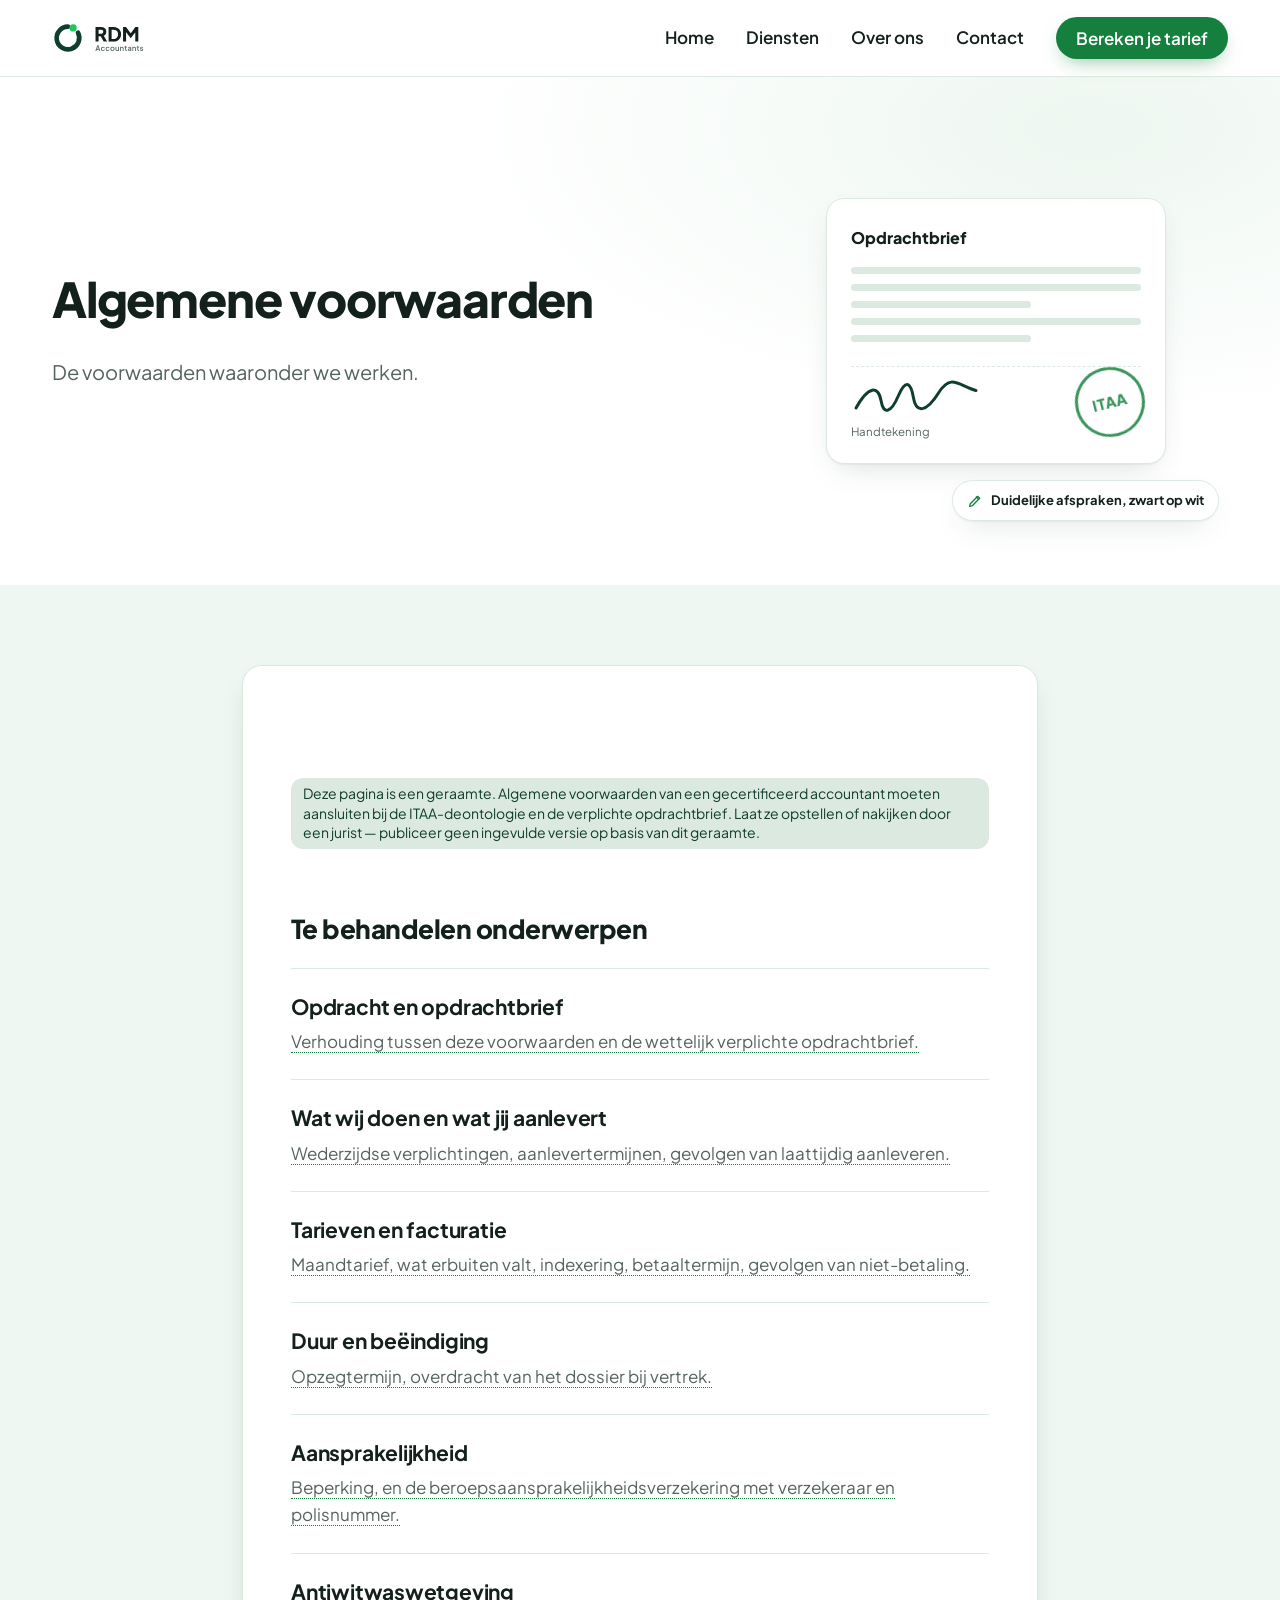
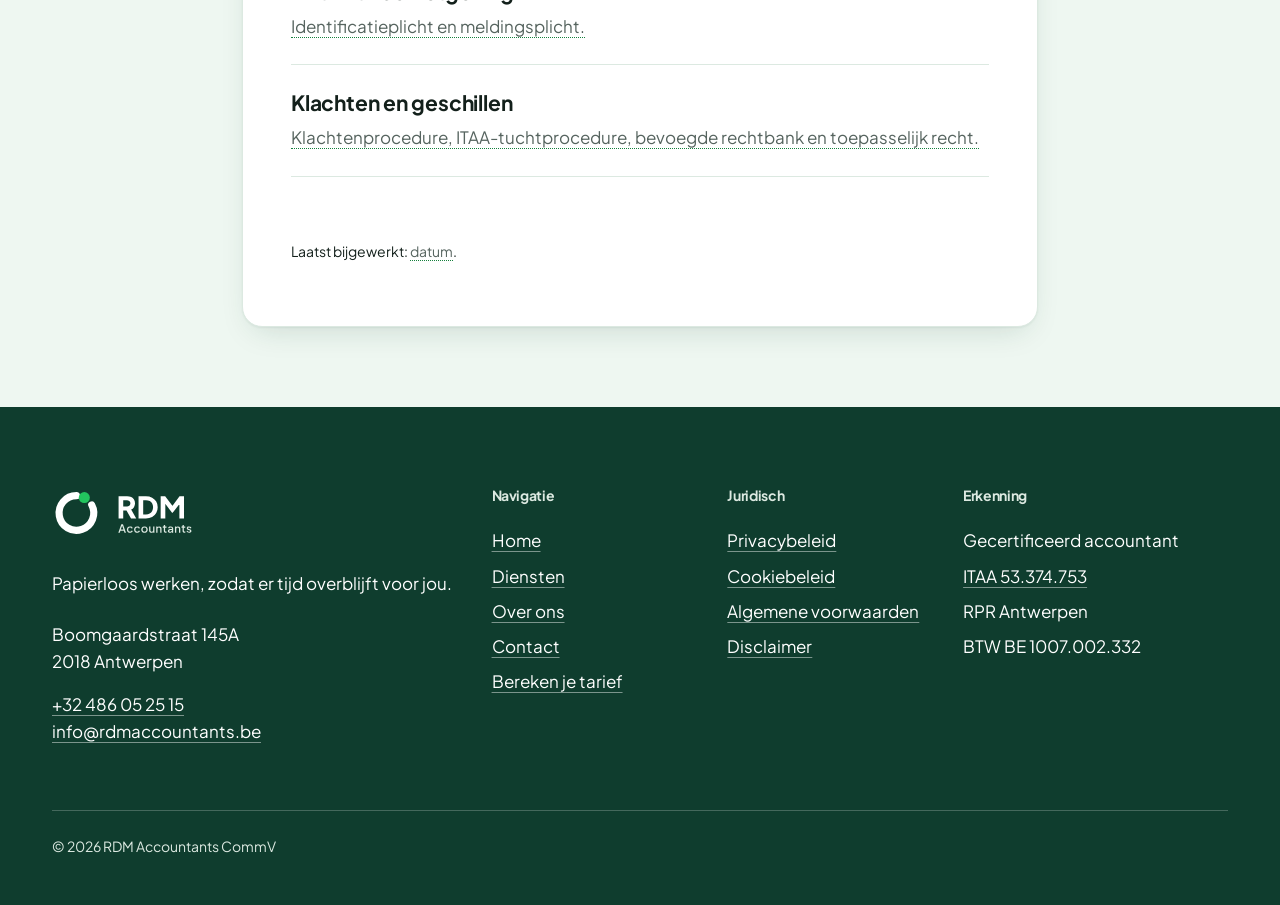
<file: site/algemene-voorwaarden.html>
<!doctype html>
<html lang="nl-BE" class="no-js">
<head>
<meta charset="utf-8">
<meta name="viewport" content="width=device-width, initial-scale=1">
<title>Algemene voorwaarden | RDM Accountants — Antwerpen</title>
<meta name="description" content="De voorwaarden waaronder RDM Accountants werkt.">
<link rel="canonical" href="https://www.rdmaccountants.be/algemene-voorwaarden.html">

<meta property="og:type" content="website">
<meta property="og:site_name" content="RDM Accountants">
<meta property="og:locale" content="nl_BE">
<meta property="og:url" content="https://www.rdmaccountants.be/algemene-voorwaarden.html">
<meta property="og:title" content="Algemene voorwaarden | RDM Accountants — Antwerpen">
<meta property="og:description" content="De voorwaarden waaronder RDM Accountants werkt.">
<meta property="og:image" content="https://www.rdmaccountants.be/assets/img/og-default.png">
<meta property="og:image:width" content="1200">
<meta property="og:image:height" content="630">
<meta name="twitter:card" content="summary_large_image">

<meta name="theme-color" content="#14453A">
<link rel="icon" href="assets/img/favicon.svg" type="image/svg+xml">
<link rel="icon" href="assets/img/favicon-32.png" sizes="32x32" type="image/png">
<link rel="icon" href="favicon.ico" sizes="16x16 32x32 48x48">
<link rel="apple-touch-icon" href="assets/img/apple-touch-icon.png">
<link rel="manifest" href="site.webmanifest">

<link rel="preload" href="assets/fonts/plus-jakarta-sans-normal-latin.woff2" as="font" type="font/woff2" crossorigin>
<link rel="stylesheet" href="assets/fonts/fonts.css?v=7840b08d">
<link rel="stylesheet" href="assets/css/style.css?v=4577d378">

<script type="application/ld+json">
{
  "@context": "https://schema.org",
  "@type": "AccountingService",
  "@id": "https://www.rdmaccountants.be/#organisatie",
  "name": "RDM Accountants",
  "legalName": "RDM Accountants CommV",
  "description": "Gecertificeerd accountantskantoor in Antwerpen. Papierloos werken, zodat er tijd overblijft voor jou.",
  "url": "https://www.rdmaccountants.be/",
  "email": "info@rdmaccountants.be",
  "telephone": "+32 486 05 25 15",
  "vatID": "BE1007002332",
  "identifier": {
    "@type": "PropertyValue",
    "name": "ITAA",
    "value": "53.374.753"
  },
  "address": {
    "@type": "PostalAddress",
    "streetAddress": "Boomgaardstraat 145A",
    "postalCode": "2018",
    "addressLocality": "Antwerpen",
    "addressCountry": "BE"
  },
  "geo": {
    "@type": "GeoCoordinates",
    "latitude": 51.2012948,
    "longitude": 4.4261101
  },
  "areaServed": {
    "@type": "City",
    "name": "Antwerpen"
  },
  "knowsLanguage": [
    "nl-BE"
  ],
  "image": "https://www.rdmaccountants.be/assets/img/og-default.png"
}
</script>
<script>document.documentElement.classList.replace('no-js','js');</script>
</head>

<body>

<a class="skip-link" href="#main">Naar de inhoud</a>

<header class="header">
  <div class="container">
    <a class="logo" href="index.html" aria-label="RDM Accountants, naar de homepage">
      <svg viewBox="0 0 182 66" aria-hidden="true" focusable="false"><path d="M50.42 22.67A22 22 0 1 1 31.00 11.00" fill="none" stroke="#0F3D2E" stroke-width="9" stroke-linecap="round"/><circle cx="40.99" cy="13.40" r="7.02" fill="#22C55E"/><path d="M84.508 40.0V11.690000000000001H95.338Q98.264 11.690000000000001 100.525 12.716000000000001Q102.786 13.742 104.078 15.756Q105.37 17.77 105.37 20.734Q105.37 23.622 104.04 25.655Q102.71000000000001 27.688000000000002 100.468 28.714L106.928 40.0H100.316L93.324 27.498L97.124 29.740000000000002H90.398V40.0ZM90.398 24.61H95.376Q96.63 24.61 97.542 24.116Q98.45400000000001 23.622 98.96700000000001 22.747999999999998Q99.48 21.874 99.48 20.734Q99.48 19.556 98.96700000000001 18.682000000000002Q98.45400000000001 17.808 97.542 17.314Q96.63 16.82 95.376 16.82H90.398ZM109.854 40.0V11.690000000000001H119.08800000000001Q123.67411636363636 11.690000000000001 127.06205818181817 13.514000000000001Q130.45 15.338000000000001 132.312 18.53Q134.174 21.722 134.174 25.844079295154184Q134.174 29.93 132.312 33.141000000000005Q130.45 36.352000000000004 127.06205818181817 38.176Q123.67411636363636 40.0 119.08800000000001 40.0ZM115.744 34.87H119.24000000000001Q121.99930188679245 34.87 124.02065094339622 33.748999999999995Q126.042 32.628 127.163 30.597645569620255Q128.284 28.567291139240506 128.284 25.80964556962025Q128.284 23.052 127.16435714285714 21.04021359223301Q126.04471428571429 19.02842718446602 124.02935714285715 17.92421359223301Q122.01400000000001 16.82 119.24000000000001 16.82H115.744ZM137.936 40.0V11.690000000000001H143.636L154.238 25.75H151.578L161.876 11.690000000000001H167.576V40.0H161.686V18.188L164.042 18.72L153.136 32.78H152.376L141.85 18.72L143.826 18.188V40.0Z" fill="#13201B"/><path d="M84.1595 58.0 87.9585 47.1975H90.0755L93.8745 58.0H92.04025L91.21375 55.5785H86.82025L85.9865 58.0ZM87.3205 54.056H90.699L88.77775 48.400999999999996H89.25625ZM99.06025 58.174Q97.893 58.174 96.983125 57.633875Q96.07325 57.09375 95.54762500000001 56.162125Q95.022 55.2305 95.022 54.06325Q95.022 52.896 95.54400000000001 51.971625Q96.066 51.04725 96.9795 50.514375Q97.893 49.9815 99.06025 49.9815Q99.865 49.9815 100.561 50.26425Q101.257 50.547 101.77175 51.04Q102.2865 51.533 102.52575 52.19275L101.09025 52.8525Q100.84375 52.2435 100.303625 51.87375Q99.7635 51.504 99.06025 51.504Q98.39325 51.504 97.864 51.833875Q97.33475 52.16375 97.03025 52.747375000000005Q96.72575 53.331 96.72575 54.07775Q96.72575 54.81725 97.03025 55.400875Q97.33475 55.9845 97.864 56.318Q98.39325 56.6515 99.06025 56.6515Q99.77075 56.6515 100.30362500000001 56.28175Q100.8365 55.912 101.09025 55.2885L102.52575 55.97Q102.29375 56.60075 101.779 57.101Q101.26425 57.60125 100.56825 57.887625Q99.87225 58.174 99.06025 58.174ZM108.19725 58.174Q107.03 58.174 106.120125 57.633875Q105.21025 57.09375 104.68462500000001 56.162125Q104.159 55.2305 104.159 54.06325Q104.159 52.896 104.68100000000001 51.971625Q105.203 51.04725 106.1165 50.514375Q107.03 49.9815 108.19725 49.9815Q109.002 49.9815 109.69800000000001 50.26425Q110.394 50.547 110.90875 51.04Q111.4235 51.533 111.66275 52.19275L110.22725 52.8525Q109.98075 52.2435 109.440625 51.87375Q108.9005 51.504 108.19725 51.504Q107.53025 51.504 107.001 51.833875Q106.47175 52.16375 106.16725 52.747375000000005Q105.86275 53.331 105.86275 54.07775Q105.86275 54.81725 106.16725 55.400875Q106.47175 55.9845 107.001 56.318Q107.53025 56.6515 108.19725 56.6515Q108.90775000000001 56.6515 109.44062500000001 56.28175Q109.9735 55.912 110.22725 55.2885L111.66275 55.97Q111.43075 56.60075 110.916 57.101Q110.40125 57.60125 109.70525 57.887625Q109.00925 58.174 108.19725 58.174ZM117.3995 58.174Q116.26125 58.174 115.329625 57.641125Q114.398 57.10825 113.84700000000001 56.18025Q113.296 55.25225 113.296 54.0705Q113.296 52.88875 113.84337500000001 51.968Q114.39075 51.04725 115.31875 50.514375Q116.24675 49.9815 117.3995 49.9815Q118.55225 49.9815 119.476625 50.51075Q120.401 51.04 120.94475 51.960750000000004Q121.4885 52.8815 121.4885 54.0705Q121.4885 55.2595 120.933875 56.1875Q120.37925 57.1155 119.454875 57.64475Q118.5305 58.174 117.3995 58.174ZM117.3995 56.6515Q118.08825 56.6515 118.62475 56.318Q119.16125 55.9845 119.473 55.39725Q119.78475 54.81 119.78475 54.0705Q119.78475 53.331 119.473 52.754625000000004Q119.16125 52.17825 118.62475 51.841125Q118.08825 51.504 117.3995 51.504Q116.71075 51.504 116.170625 51.841125Q115.6305 52.17825 115.315125 52.754625000000004Q114.99975 53.331 114.99975 54.0705Q114.99975 54.81 115.315125 55.39725Q115.6305 55.9845 116.170625 56.318Q116.71075 56.6515 117.3995 56.6515ZM126.232 58.174Q125.3475 58.174 124.676875 57.77525Q124.00625000000001 57.3765 123.64012500000001 56.662375Q123.274 55.94825 123.274 55.00575V50.1555H124.90525V54.8535Q124.90525 55.39 125.12275 55.796Q125.34025 56.202 125.735375 56.42675Q126.1305 56.6515 126.638 56.6515Q127.15275 56.6515 127.547875 56.423125Q127.943 56.19475 128.164125 55.774249999999995Q128.38525 55.35375 128.38525 54.781V50.1555H130.0165V58.0H128.45775V56.463L128.639 56.666Q128.3635 57.39825 127.721875 57.786125Q127.08025 58.174 126.232 58.174ZM132.2805 58.0V50.1555H133.83925V51.6925L133.658 51.4895Q133.94075 50.75725 134.57875 50.369375Q135.21675 49.9815 136.065 49.9815Q136.92775 49.9815 137.59475 50.3585Q138.26175 50.7355 138.64237500000002 51.4025Q139.023 52.0695 139.023 52.934441860465114V58.0H137.39175V53.3745Q137.39175 52.78725 137.17425 52.373999999999995Q136.95675 51.96075 136.564575 51.732375Q136.17239999999998 51.504 135.66195 51.504Q135.1515 51.504 134.75275 51.732375Q134.35399999999998 51.96075 134.13287499999998 52.377624999999995Q133.91174999999998 52.7945 133.91174999999998 53.3745V58.0ZM144.5205 58.087Q143.28075 58.087 142.602875 57.394625000000005Q141.925 56.70225 141.925 55.44075V51.64175H140.54025000000001V50.1555H140.75775000000002Q141.30875 50.1555 141.616875 49.840125Q141.925 49.52475 141.925 48.973749999999995V48.3575H143.55625V50.1555H145.33975V51.64175H143.55625V55.36825Q143.55625 55.767 143.68675000000002 56.04975Q143.81725 56.3325 144.11087500000002 56.484750000000005Q144.4045 56.637 144.8685 56.637Q144.97725 56.637 145.12225 56.6225Q145.26725 56.608 145.39775 56.5935V58.0Q145.202 58.03625 144.9555 58.06162500000001Q144.709 58.087 144.5205 58.087ZM149.699 58.174Q148.9015 58.174 148.29975000000002 57.894875Q147.698 57.61575 147.36450000000002 57.111875Q147.031 56.608 147.031 55.93375Q147.031 55.29575 147.31375 54.78825Q147.5965 54.28075 148.187375 53.93275Q148.77825 53.58475 149.67725000000002 53.439750000000004L152.4105 52.99025V54.28075L150.0035 54.694Q149.351 54.81 149.04287499999998 55.110875Q148.73475 55.41175 148.73475 55.87575Q148.73475 56.318 149.07912499999998 56.60075Q149.4235 56.8835 149.95275 56.8835Q150.61975 56.8835 151.12 56.597125Q151.62025 56.31075 151.89937500000002 55.821375Q152.1785 55.332 152.1785 54.7375V52.722Q152.1785 52.14925 151.747125 51.7795Q151.31575 51.40975 150.60525 51.40975Q149.96 51.40975 149.47062499999998 51.746875Q148.98125 52.084 148.74925 52.62775L147.38625 51.94625Q147.611 51.36625 148.10037499999999 50.924Q148.58975 50.48175 149.2495 50.231624999999994Q149.90925000000001 49.9815 150.656 49.9815Q151.584 49.9815 152.298125 50.329499999999996Q153.01225 50.6775 153.411 51.29375Q153.80975 51.91 153.80975 52.722V58.0H152.251V56.58625L152.57725 56.6225Q152.30175 57.101 151.877625 57.449Q151.4535 57.797 150.906125 57.9855Q150.35875000000001 58.174 149.699 58.174ZM156.081 58.0V50.1555H157.63975V51.6925L157.4585 51.4895Q157.74125 50.75725 158.37925 50.369375Q159.01725 49.9815 159.8655 49.9815Q160.72825 49.9815 161.39525 50.3585Q162.06225 50.7355 162.44287500000002 51.4025Q162.8235 52.0695 162.8235 52.934441860465114V58.0H161.19225V53.3745Q161.19225 52.78725 160.97475 52.373999999999995Q160.75725 51.96075 160.365075 51.732375Q159.97289999999998 51.504 159.46245 51.504Q158.952 51.504 158.55325 51.732375Q158.15449999999998 51.96075 157.93337499999998 52.377624999999995Q157.71224999999998 52.7945 157.71224999999998 53.3745V58.0ZM168.321 58.087Q167.08125 58.087 166.403375 57.394625000000005Q165.7255 56.70225 165.7255 55.44075V51.64175H164.34075V50.1555H164.55825000000002Q165.10925 50.1555 165.417375 49.840125Q165.7255 49.52475 165.7255 48.973749999999995V48.3575H167.35675V50.1555H169.14025V51.64175H167.35675V55.36825Q167.35675 55.767 167.48725000000002 56.04975Q167.61775 56.3325 167.91137500000002 56.484750000000005Q168.205 56.637 168.669 56.637Q168.77775 56.637 168.92275 56.6225Q169.06775 56.608 169.19825 56.5935V58.0Q169.0025 58.03625 168.756 58.06162500000001Q168.5095 58.087 168.321 58.087ZM174.0505 58.174Q172.83975 58.174 171.937125 57.583124999999995Q171.0345 56.99225 170.672 55.9845L171.92625 55.39Q172.24525 56.06425 172.80712499999998 56.45575Q173.369 56.84725 174.0505 56.84725Q174.6305 56.84725 174.993 56.582625Q175.3555 56.318 175.3555 55.87575Q175.3555 55.58575 175.196 55.4045Q175.0365 55.22325 174.79725 55.10725Q174.558 54.99125 174.3115 54.926L173.079 54.578Q172.05675 54.288 171.5565 53.704375Q171.05625 53.12075 171.05625 52.33775Q171.05625 51.627250000000004 171.41875 51.098Q171.78125 50.56875 172.41925 50.275125Q173.05725 49.9815 173.862 49.9815Q174.935 49.9815 175.776 50.51075Q176.617 51.04 176.965 51.98975L175.69625 52.58425Q175.46425 52.0115 174.964 51.678Q174.46375 51.3445 173.84025 51.3445Q173.30375 51.3445 172.98837500000002 51.59824999999999Q172.673 51.852 172.673 52.258Q172.673 52.533500000000004 172.81799999999998 52.71475Q172.963 52.896 173.195 53.00475Q173.427 53.1135 173.6735 53.186L174.9495 53.563Q175.91375 53.84575 176.43937499999998 54.429375Q176.965 55.013 176.965 55.83225Q176.965 56.521 176.59525000000002 57.050250000000005Q176.2255 57.5795 175.573 57.87675Q174.9205 58.174 174.0505 58.174Z" fill="#56645F"/></svg>
    </a>

    <a class="btn btn--primary header-cta" href="tarief.html">Bereken je tarief</a>
    <button class="nav-toggle" type="button" aria-expanded="false" aria-controls="nav">Menu</button>

    <nav class="nav" id="nav" aria-label="Hoofdnavigatie">
      <button class="nav-close" type="button">Sluiten</button>
      <a href="index.html">Home</a>
      <a href="diensten.html">Diensten</a>
      <a href="over-ons.html">Over ons</a>
      <a href="contact.html">Contact</a>
      <a class="btn btn--primary" href="tarief.html">Bereken je tarief</a>
    </nav>
  </div>
</header>

<main id="main">
  <section class="hero-x hero-x--page">
    <div class="container hero-x__grid">
      <div class="stagger" data-stagger>
        <h1 class="hero-x__title">Algemene voorwaarden</h1>
        <p class="lead mt-4">De voorwaarden waaronder we werken.</p>
      </div>
      <div class="ill-stage" aria-hidden="true">
        <div class="contract float">
          <span class="contract__title">Opdrachtbrief</span>
          <i></i><i></i><i class="short"></i><i></i><i class="short"></i>
          <div class="contract__sign">
            <svg class="sig" viewBox="0 0 120 40"><path d="M4 28c10-18 18-18 20-6s8 10 14-4 10-10 12 2 10 12 20-4 16-6 30-2"/></svg>
            <span>Handtekening</span>
          </div>
          <span class="stamp">ITAA</span>
        </div>
        <div class="ill-chip ill-chip--a float float--late"><svg viewBox="0 0 24 24"><path d="M4 20l4-1 11-11-3-3L5 16z"/><path d="M14 6l3 3"/></svg><span>Duidelijke afspraken, zwart op wit</span></div>
      </div>
    </div>
  </section>
  <section class="section-sm band-tint">
    <div class="container narrow">
      <div class="card legal" data-reveal>


        <p class="mt-5"><span class="demo-flag" data-note="av_geraamte">Deze pagina is een geraamte. Algemene voorwaarden van een gecertificeerd accountant moeten aansluiten bij de ITAA-deontologie en de verplichte opdrachtbrief. Laat ze opstellen of nakijken door een jurist — publiceer geen ingevulde versie op basis van dit geraamte.</span></p>

        <h2 class="mt-6 mb-3">Te behandelen onderwerpen</h2>
        <ul class="list-rules">
          <li><h3>Opdracht en opdrachtbrief</h3><p><span class="tbd" data-field="av_opdrachtbrief">Verhouding tussen deze voorwaarden en de wettelijk verplichte opdrachtbrief.</span></p></li>
          <li><h3>Wat wij doen en wat jij aanlevert</h3><p><span class="tbd" data-field="av_verplichtingen">Wederzijdse verplichtingen, aanlevertermijnen, gevolgen van laattijdig aanleveren.</span></p></li>
          <li><h3>Tarieven en facturatie</h3><p><span class="tbd" data-field="av_tarieven">Maandtarief, wat erbuiten valt, indexering, betaaltermijn, gevolgen van niet-betaling.</span></p></li>
          <li><h3>Duur en beëindiging</h3><p><span class="tbd" data-field="av_beeindiging">Opzegtermijn, overdracht van het dossier bij vertrek.</span></p></li>
          <li><h3>Aansprakelijkheid</h3><p><span class="tbd" data-field="av_aansprakelijkheid">Beperking, en de beroepsaansprakelijkheidsverzekering met verzekeraar en polisnummer.</span></p></li>
          <li><h3>Antiwitwaswetgeving</h3><p><span class="tbd" data-field="av_witwas">Identificatieplicht en meldingsplicht.</span></p></li>
          <li><h3>Klachten en geschillen</h3><p><span class="tbd" data-field="av_geschillen">Klachtenprocedure, ITAA-tuchtprocedure, bevoegde rechtbank en toepasselijk recht.</span></p></li>
        </ul>

        <p class="small muted mt-6">Laatst bijgewerkt: <span class="tbd" data-field="juridisch_bijgewerkt">datum</span>.</p>
      </div>
    </div>
  </section>
</main>

<footer class="footer">
  <div class="container">
    <div class="footer__cols">
      <div>
        <span class="footer__logo">
          <svg viewBox="0 0 182 66" role="img" aria-label="RDM Accountants"><path d="M50.42 22.67A22 22 0 1 1 31.00 11.00" fill="none" stroke="#FFFFFF" stroke-width="9" stroke-linecap="round"/><circle cx="40.99" cy="13.40" r="7.02" fill="#22C55E"/><path d="M84.508 40.0V11.690000000000001H95.338Q98.264 11.690000000000001 100.525 12.716000000000001Q102.786 13.742 104.078 15.756Q105.37 17.77 105.37 20.734Q105.37 23.622 104.04 25.655Q102.71000000000001 27.688000000000002 100.468 28.714L106.928 40.0H100.316L93.324 27.498L97.124 29.740000000000002H90.398V40.0ZM90.398 24.61H95.376Q96.63 24.61 97.542 24.116Q98.45400000000001 23.622 98.96700000000001 22.747999999999998Q99.48 21.874 99.48 20.734Q99.48 19.556 98.96700000000001 18.682000000000002Q98.45400000000001 17.808 97.542 17.314Q96.63 16.82 95.376 16.82H90.398ZM109.854 40.0V11.690000000000001H119.08800000000001Q123.67411636363636 11.690000000000001 127.06205818181817 13.514000000000001Q130.45 15.338000000000001 132.312 18.53Q134.174 21.722 134.174 25.844079295154184Q134.174 29.93 132.312 33.141000000000005Q130.45 36.352000000000004 127.06205818181817 38.176Q123.67411636363636 40.0 119.08800000000001 40.0ZM115.744 34.87H119.24000000000001Q121.99930188679245 34.87 124.02065094339622 33.748999999999995Q126.042 32.628 127.163 30.597645569620255Q128.284 28.567291139240506 128.284 25.80964556962025Q128.284 23.052 127.16435714285714 21.04021359223301Q126.04471428571429 19.02842718446602 124.02935714285715 17.92421359223301Q122.01400000000001 16.82 119.24000000000001 16.82H115.744ZM137.936 40.0V11.690000000000001H143.636L154.238 25.75H151.578L161.876 11.690000000000001H167.576V40.0H161.686V18.188L164.042 18.72L153.136 32.78H152.376L141.85 18.72L143.826 18.188V40.0Z" fill="#FFFFFF"/><path d="M84.1595 58.0 87.9585 47.1975H90.0755L93.8745 58.0H92.04025L91.21375 55.5785H86.82025L85.9865 58.0ZM87.3205 54.056H90.699L88.77775 48.400999999999996H89.25625ZM99.06025 58.174Q97.893 58.174 96.983125 57.633875Q96.07325 57.09375 95.54762500000001 56.162125Q95.022 55.2305 95.022 54.06325Q95.022 52.896 95.54400000000001 51.971625Q96.066 51.04725 96.9795 50.514375Q97.893 49.9815 99.06025 49.9815Q99.865 49.9815 100.561 50.26425Q101.257 50.547 101.77175 51.04Q102.2865 51.533 102.52575 52.19275L101.09025 52.8525Q100.84375 52.2435 100.303625 51.87375Q99.7635 51.504 99.06025 51.504Q98.39325 51.504 97.864 51.833875Q97.33475 52.16375 97.03025 52.747375000000005Q96.72575 53.331 96.72575 54.07775Q96.72575 54.81725 97.03025 55.400875Q97.33475 55.9845 97.864 56.318Q98.39325 56.6515 99.06025 56.6515Q99.77075 56.6515 100.30362500000001 56.28175Q100.8365 55.912 101.09025 55.2885L102.52575 55.97Q102.29375 56.60075 101.779 57.101Q101.26425 57.60125 100.56825 57.887625Q99.87225 58.174 99.06025 58.174ZM108.19725 58.174Q107.03 58.174 106.120125 57.633875Q105.21025 57.09375 104.68462500000001 56.162125Q104.159 55.2305 104.159 54.06325Q104.159 52.896 104.68100000000001 51.971625Q105.203 51.04725 106.1165 50.514375Q107.03 49.9815 108.19725 49.9815Q109.002 49.9815 109.69800000000001 50.26425Q110.394 50.547 110.90875 51.04Q111.4235 51.533 111.66275 52.19275L110.22725 52.8525Q109.98075 52.2435 109.440625 51.87375Q108.9005 51.504 108.19725 51.504Q107.53025 51.504 107.001 51.833875Q106.47175 52.16375 106.16725 52.747375000000005Q105.86275 53.331 105.86275 54.07775Q105.86275 54.81725 106.16725 55.400875Q106.47175 55.9845 107.001 56.318Q107.53025 56.6515 108.19725 56.6515Q108.90775000000001 56.6515 109.44062500000001 56.28175Q109.9735 55.912 110.22725 55.2885L111.66275 55.97Q111.43075 56.60075 110.916 57.101Q110.40125 57.60125 109.70525 57.887625Q109.00925 58.174 108.19725 58.174ZM117.3995 58.174Q116.26125 58.174 115.329625 57.641125Q114.398 57.10825 113.84700000000001 56.18025Q113.296 55.25225 113.296 54.0705Q113.296 52.88875 113.84337500000001 51.968Q114.39075 51.04725 115.31875 50.514375Q116.24675 49.9815 117.3995 49.9815Q118.55225 49.9815 119.476625 50.51075Q120.401 51.04 120.94475 51.960750000000004Q121.4885 52.8815 121.4885 54.0705Q121.4885 55.2595 120.933875 56.1875Q120.37925 57.1155 119.454875 57.64475Q118.5305 58.174 117.3995 58.174ZM117.3995 56.6515Q118.08825 56.6515 118.62475 56.318Q119.16125 55.9845 119.473 55.39725Q119.78475 54.81 119.78475 54.0705Q119.78475 53.331 119.473 52.754625000000004Q119.16125 52.17825 118.62475 51.841125Q118.08825 51.504 117.3995 51.504Q116.71075 51.504 116.170625 51.841125Q115.6305 52.17825 115.315125 52.754625000000004Q114.99975 53.331 114.99975 54.0705Q114.99975 54.81 115.315125 55.39725Q115.6305 55.9845 116.170625 56.318Q116.71075 56.6515 117.3995 56.6515ZM126.232 58.174Q125.3475 58.174 124.676875 57.77525Q124.00625000000001 57.3765 123.64012500000001 56.662375Q123.274 55.94825 123.274 55.00575V50.1555H124.90525V54.8535Q124.90525 55.39 125.12275 55.796Q125.34025 56.202 125.735375 56.42675Q126.1305 56.6515 126.638 56.6515Q127.15275 56.6515 127.547875 56.423125Q127.943 56.19475 128.164125 55.774249999999995Q128.38525 55.35375 128.38525 54.781V50.1555H130.0165V58.0H128.45775V56.463L128.639 56.666Q128.3635 57.39825 127.721875 57.786125Q127.08025 58.174 126.232 58.174ZM132.2805 58.0V50.1555H133.83925V51.6925L133.658 51.4895Q133.94075 50.75725 134.57875 50.369375Q135.21675 49.9815 136.065 49.9815Q136.92775 49.9815 137.59475 50.3585Q138.26175 50.7355 138.64237500000002 51.4025Q139.023 52.0695 139.023 52.934441860465114V58.0H137.39175V53.3745Q137.39175 52.78725 137.17425 52.373999999999995Q136.95675 51.96075 136.564575 51.732375Q136.17239999999998 51.504 135.66195 51.504Q135.1515 51.504 134.75275 51.732375Q134.35399999999998 51.96075 134.13287499999998 52.377624999999995Q133.91174999999998 52.7945 133.91174999999998 53.3745V58.0ZM144.5205 58.087Q143.28075 58.087 142.602875 57.394625000000005Q141.925 56.70225 141.925 55.44075V51.64175H140.54025000000001V50.1555H140.75775000000002Q141.30875 50.1555 141.616875 49.840125Q141.925 49.52475 141.925 48.973749999999995V48.3575H143.55625V50.1555H145.33975V51.64175H143.55625V55.36825Q143.55625 55.767 143.68675000000002 56.04975Q143.81725 56.3325 144.11087500000002 56.484750000000005Q144.4045 56.637 144.8685 56.637Q144.97725 56.637 145.12225 56.6225Q145.26725 56.608 145.39775 56.5935V58.0Q145.202 58.03625 144.9555 58.06162500000001Q144.709 58.087 144.5205 58.087ZM149.699 58.174Q148.9015 58.174 148.29975000000002 57.894875Q147.698 57.61575 147.36450000000002 57.111875Q147.031 56.608 147.031 55.93375Q147.031 55.29575 147.31375 54.78825Q147.5965 54.28075 148.187375 53.93275Q148.77825 53.58475 149.67725000000002 53.439750000000004L152.4105 52.99025V54.28075L150.0035 54.694Q149.351 54.81 149.04287499999998 55.110875Q148.73475 55.41175 148.73475 55.87575Q148.73475 56.318 149.07912499999998 56.60075Q149.4235 56.8835 149.95275 56.8835Q150.61975 56.8835 151.12 56.597125Q151.62025 56.31075 151.89937500000002 55.821375Q152.1785 55.332 152.1785 54.7375V52.722Q152.1785 52.14925 151.747125 51.7795Q151.31575 51.40975 150.60525 51.40975Q149.96 51.40975 149.47062499999998 51.746875Q148.98125 52.084 148.74925 52.62775L147.38625 51.94625Q147.611 51.36625 148.10037499999999 50.924Q148.58975 50.48175 149.2495 50.231624999999994Q149.90925000000001 49.9815 150.656 49.9815Q151.584 49.9815 152.298125 50.329499999999996Q153.01225 50.6775 153.411 51.29375Q153.80975 51.91 153.80975 52.722V58.0H152.251V56.58625L152.57725 56.6225Q152.30175 57.101 151.877625 57.449Q151.4535 57.797 150.906125 57.9855Q150.35875000000001 58.174 149.699 58.174ZM156.081 58.0V50.1555H157.63975V51.6925L157.4585 51.4895Q157.74125 50.75725 158.37925 50.369375Q159.01725 49.9815 159.8655 49.9815Q160.72825 49.9815 161.39525 50.3585Q162.06225 50.7355 162.44287500000002 51.4025Q162.8235 52.0695 162.8235 52.934441860465114V58.0H161.19225V53.3745Q161.19225 52.78725 160.97475 52.373999999999995Q160.75725 51.96075 160.365075 51.732375Q159.97289999999998 51.504 159.46245 51.504Q158.952 51.504 158.55325 51.732375Q158.15449999999998 51.96075 157.93337499999998 52.377624999999995Q157.71224999999998 52.7945 157.71224999999998 53.3745V58.0ZM168.321 58.087Q167.08125 58.087 166.403375 57.394625000000005Q165.7255 56.70225 165.7255 55.44075V51.64175H164.34075V50.1555H164.55825000000002Q165.10925 50.1555 165.417375 49.840125Q165.7255 49.52475 165.7255 48.973749999999995V48.3575H167.35675V50.1555H169.14025V51.64175H167.35675V55.36825Q167.35675 55.767 167.48725000000002 56.04975Q167.61775 56.3325 167.91137500000002 56.484750000000005Q168.205 56.637 168.669 56.637Q168.77775 56.637 168.92275 56.6225Q169.06775 56.608 169.19825 56.5935V58.0Q169.0025 58.03625 168.756 58.06162500000001Q168.5095 58.087 168.321 58.087ZM174.0505 58.174Q172.83975 58.174 171.937125 57.583124999999995Q171.0345 56.99225 170.672 55.9845L171.92625 55.39Q172.24525 56.06425 172.80712499999998 56.45575Q173.369 56.84725 174.0505 56.84725Q174.6305 56.84725 174.993 56.582625Q175.3555 56.318 175.3555 55.87575Q175.3555 55.58575 175.196 55.4045Q175.0365 55.22325 174.79725 55.10725Q174.558 54.99125 174.3115 54.926L173.079 54.578Q172.05675 54.288 171.5565 53.704375Q171.05625 53.12075 171.05625 52.33775Q171.05625 51.627250000000004 171.41875 51.098Q171.78125 50.56875 172.41925 50.275125Q173.05725 49.9815 173.862 49.9815Q174.935 49.9815 175.776 50.51075Q176.617 51.04 176.965 51.98975L175.69625 52.58425Q175.46425 52.0115 174.964 51.678Q174.46375 51.3445 173.84025 51.3445Q173.30375 51.3445 172.98837500000002 51.59824999999999Q172.673 51.852 172.673 52.258Q172.673 52.533500000000004 172.81799999999998 52.71475Q172.963 52.896 173.195 53.00475Q173.427 53.1135 173.6735 53.186L174.9495 53.563Q175.91375 53.84575 176.43937499999998 54.429375Q176.965 55.013 176.965 55.83225Q176.965 56.521 176.59525000000002 57.050250000000005Q176.2255 57.5795 175.573 57.87675Q174.9205 58.174 174.0505 58.174Z" fill="#DCE9E1"/></svg>
        </span>
        <p>Papierloos werken, zodat er tijd overblijft voor jou.</p>
        <p class="mt-3">Boomgaardstraat 145A<br>2018 Antwerpen</p>
        <p class="mt-2"><a href="tel:+32486052515">+32 486 05 25 15</a><br>
          <a href="mailto:info@rdmaccountants.be">info@rdmaccountants.be</a></p>
      </div>

      <div>
        <h2>Navigatie</h2>
        <ul>
          <li><a href="index.html">Home</a></li>
          <li><a href="diensten.html">Diensten</a></li>
          <li><a href="over-ons.html">Over ons</a></li>
          <li><a href="contact.html">Contact</a></li>
          <li><a href="tarief.html">Bereken je tarief</a></li>
        </ul>
      </div>

      <div>
        <h2>Juridisch</h2>
        <ul>
          <li><a href="privacybeleid.html">Privacybeleid</a></li>
          <li><a href="cookiebeleid.html">Cookiebeleid</a></li>
          <li><a href="algemene-voorwaarden.html">Algemene voorwaarden</a></li>
          <li><a href="disclaimer.html">Disclaimer</a></li>
        </ul>
      </div>

      <div>
        <h2>Erkenning</h2>
        <ul>
          <li>Gecertificeerd accountant</li>
          <li><a href="https://www.itaa.be/nl/openbaar-register/" rel="noopener">ITAA 53.374.753</a></li>
          <li>RPR Antwerpen</li>
          <li>BTW BE 1007.002.332</li>
        </ul>
      </div>
    </div>

    <div class="footer__bottom">
      <span>&copy; <span data-year>2026</span> RDM Accountants CommV</span>
    </div>
  </div>
</footer>

<script src="assets/js/main.js?v=253925b6" defer></script>
</body>
</html>
</file>
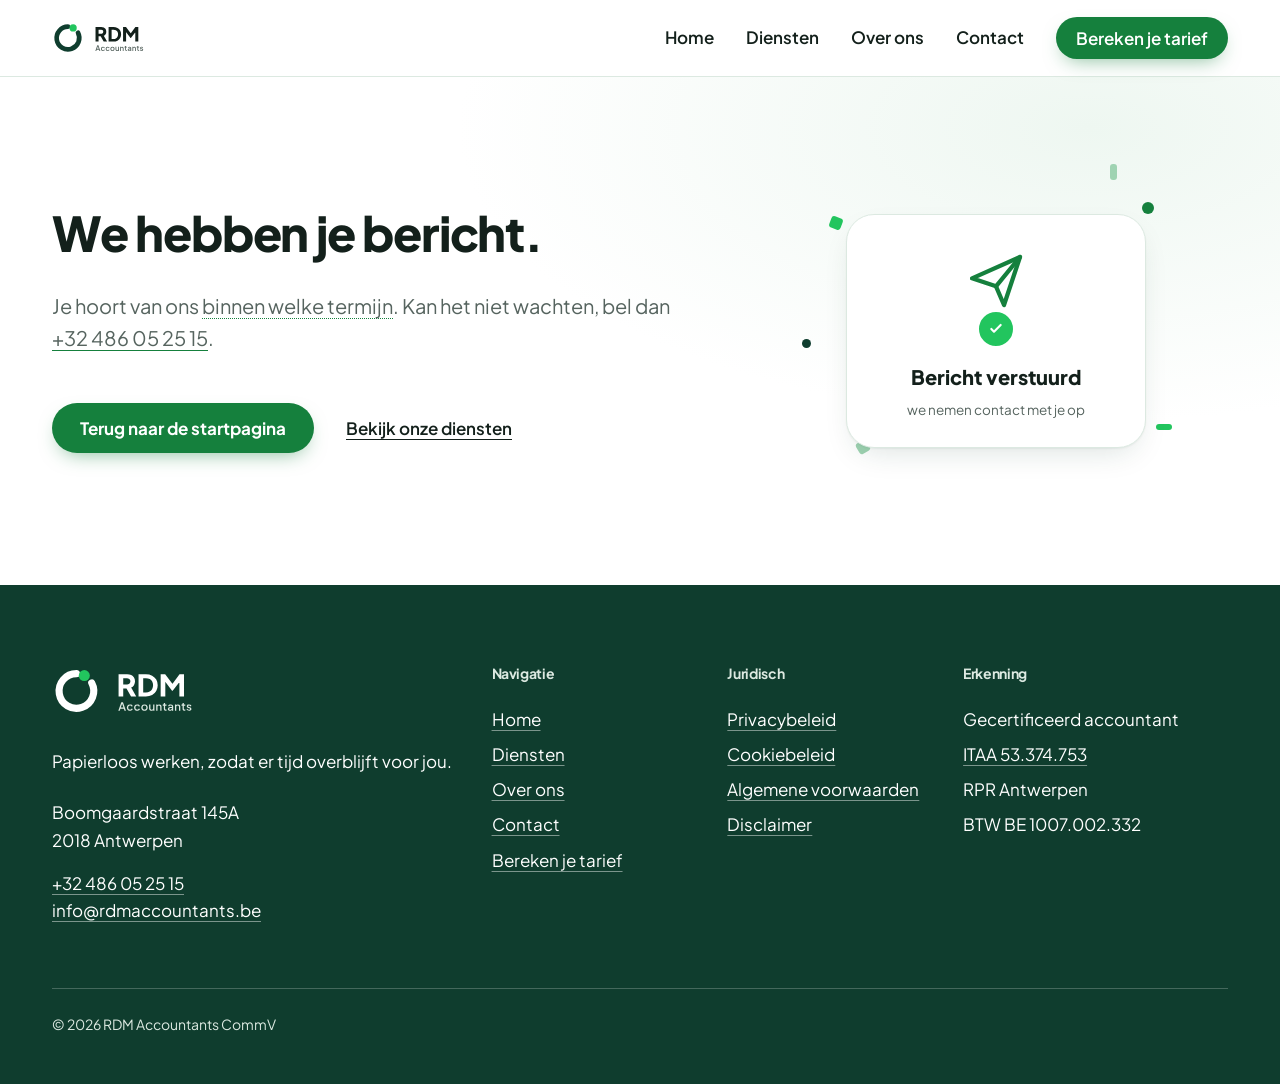
<file: site/bedankt.html>
<!doctype html>
<html lang="nl-BE" class="no-js">
<head>
<meta charset="utf-8">
<meta name="viewport" content="width=device-width, initial-scale=1">
<title>Bedankt | RDM Accountants — Antwerpen</title>
<meta name="description" content="We hebben je bericht goed ontvangen.">
<meta name="robots" content="noindex, follow">
<link rel="canonical" href="https://www.rdmaccountants.be/bedankt.html">

<meta property="og:type" content="website">
<meta property="og:site_name" content="RDM Accountants">
<meta property="og:locale" content="nl_BE">
<meta property="og:url" content="https://www.rdmaccountants.be/bedankt.html">
<meta property="og:title" content="Bedankt | RDM Accountants — Antwerpen">
<meta property="og:description" content="We hebben je bericht goed ontvangen.">
<meta property="og:image" content="https://www.rdmaccountants.be/assets/img/og-default.png">
<meta property="og:image:width" content="1200">
<meta property="og:image:height" content="630">
<meta name="twitter:card" content="summary_large_image">

<meta name="theme-color" content="#14453A">
<link rel="icon" href="assets/img/favicon.svg" type="image/svg+xml">
<link rel="icon" href="assets/img/favicon-32.png" sizes="32x32" type="image/png">
<link rel="icon" href="favicon.ico" sizes="16x16 32x32 48x48">
<link rel="apple-touch-icon" href="assets/img/apple-touch-icon.png">
<link rel="manifest" href="site.webmanifest">

<link rel="preload" href="assets/fonts/plus-jakarta-sans-normal-latin.woff2" as="font" type="font/woff2" crossorigin>
<link rel="stylesheet" href="assets/fonts/fonts.css?v=7840b08d">
<link rel="stylesheet" href="assets/css/style.css?v=4577d378">

<script type="application/ld+json">
{
  "@context": "https://schema.org",
  "@type": "AccountingService",
  "@id": "https://www.rdmaccountants.be/#organisatie",
  "name": "RDM Accountants",
  "legalName": "RDM Accountants CommV",
  "description": "Gecertificeerd accountantskantoor in Antwerpen. Papierloos werken, zodat er tijd overblijft voor jou.",
  "url": "https://www.rdmaccountants.be/",
  "email": "info@rdmaccountants.be",
  "telephone": "+32 486 05 25 15",
  "vatID": "BE1007002332",
  "identifier": {
    "@type": "PropertyValue",
    "name": "ITAA",
    "value": "53.374.753"
  },
  "address": {
    "@type": "PostalAddress",
    "streetAddress": "Boomgaardstraat 145A",
    "postalCode": "2018",
    "addressLocality": "Antwerpen",
    "addressCountry": "BE"
  },
  "geo": {
    "@type": "GeoCoordinates",
    "latitude": 51.2012948,
    "longitude": 4.4261101
  },
  "areaServed": {
    "@type": "City",
    "name": "Antwerpen"
  },
  "knowsLanguage": [
    "nl-BE"
  ],
  "image": "https://www.rdmaccountants.be/assets/img/og-default.png"
}
</script>
<script>document.documentElement.classList.replace('no-js','js');</script>
</head>

<body>

<a class="skip-link" href="#main">Naar de inhoud</a>

<header class="header">
  <div class="container">
    <a class="logo" href="index.html" aria-label="RDM Accountants, naar de homepage">
      <svg viewBox="0 0 182 66" aria-hidden="true" focusable="false"><path d="M50.42 22.67A22 22 0 1 1 31.00 11.00" fill="none" stroke="#0F3D2E" stroke-width="9" stroke-linecap="round"/><circle cx="40.99" cy="13.40" r="7.02" fill="#22C55E"/><path d="M84.508 40.0V11.690000000000001H95.338Q98.264 11.690000000000001 100.525 12.716000000000001Q102.786 13.742 104.078 15.756Q105.37 17.77 105.37 20.734Q105.37 23.622 104.04 25.655Q102.71000000000001 27.688000000000002 100.468 28.714L106.928 40.0H100.316L93.324 27.498L97.124 29.740000000000002H90.398V40.0ZM90.398 24.61H95.376Q96.63 24.61 97.542 24.116Q98.45400000000001 23.622 98.96700000000001 22.747999999999998Q99.48 21.874 99.48 20.734Q99.48 19.556 98.96700000000001 18.682000000000002Q98.45400000000001 17.808 97.542 17.314Q96.63 16.82 95.376 16.82H90.398ZM109.854 40.0V11.690000000000001H119.08800000000001Q123.67411636363636 11.690000000000001 127.06205818181817 13.514000000000001Q130.45 15.338000000000001 132.312 18.53Q134.174 21.722 134.174 25.844079295154184Q134.174 29.93 132.312 33.141000000000005Q130.45 36.352000000000004 127.06205818181817 38.176Q123.67411636363636 40.0 119.08800000000001 40.0ZM115.744 34.87H119.24000000000001Q121.99930188679245 34.87 124.02065094339622 33.748999999999995Q126.042 32.628 127.163 30.597645569620255Q128.284 28.567291139240506 128.284 25.80964556962025Q128.284 23.052 127.16435714285714 21.04021359223301Q126.04471428571429 19.02842718446602 124.02935714285715 17.92421359223301Q122.01400000000001 16.82 119.24000000000001 16.82H115.744ZM137.936 40.0V11.690000000000001H143.636L154.238 25.75H151.578L161.876 11.690000000000001H167.576V40.0H161.686V18.188L164.042 18.72L153.136 32.78H152.376L141.85 18.72L143.826 18.188V40.0Z" fill="#13201B"/><path d="M84.1595 58.0 87.9585 47.1975H90.0755L93.8745 58.0H92.04025L91.21375 55.5785H86.82025L85.9865 58.0ZM87.3205 54.056H90.699L88.77775 48.400999999999996H89.25625ZM99.06025 58.174Q97.893 58.174 96.983125 57.633875Q96.07325 57.09375 95.54762500000001 56.162125Q95.022 55.2305 95.022 54.06325Q95.022 52.896 95.54400000000001 51.971625Q96.066 51.04725 96.9795 50.514375Q97.893 49.9815 99.06025 49.9815Q99.865 49.9815 100.561 50.26425Q101.257 50.547 101.77175 51.04Q102.2865 51.533 102.52575 52.19275L101.09025 52.8525Q100.84375 52.2435 100.303625 51.87375Q99.7635 51.504 99.06025 51.504Q98.39325 51.504 97.864 51.833875Q97.33475 52.16375 97.03025 52.747375000000005Q96.72575 53.331 96.72575 54.07775Q96.72575 54.81725 97.03025 55.400875Q97.33475 55.9845 97.864 56.318Q98.39325 56.6515 99.06025 56.6515Q99.77075 56.6515 100.30362500000001 56.28175Q100.8365 55.912 101.09025 55.2885L102.52575 55.97Q102.29375 56.60075 101.779 57.101Q101.26425 57.60125 100.56825 57.887625Q99.87225 58.174 99.06025 58.174ZM108.19725 58.174Q107.03 58.174 106.120125 57.633875Q105.21025 57.09375 104.68462500000001 56.162125Q104.159 55.2305 104.159 54.06325Q104.159 52.896 104.68100000000001 51.971625Q105.203 51.04725 106.1165 50.514375Q107.03 49.9815 108.19725 49.9815Q109.002 49.9815 109.69800000000001 50.26425Q110.394 50.547 110.90875 51.04Q111.4235 51.533 111.66275 52.19275L110.22725 52.8525Q109.98075 52.2435 109.440625 51.87375Q108.9005 51.504 108.19725 51.504Q107.53025 51.504 107.001 51.833875Q106.47175 52.16375 106.16725 52.747375000000005Q105.86275 53.331 105.86275 54.07775Q105.86275 54.81725 106.16725 55.400875Q106.47175 55.9845 107.001 56.318Q107.53025 56.6515 108.19725 56.6515Q108.90775000000001 56.6515 109.44062500000001 56.28175Q109.9735 55.912 110.22725 55.2885L111.66275 55.97Q111.43075 56.60075 110.916 57.101Q110.40125 57.60125 109.70525 57.887625Q109.00925 58.174 108.19725 58.174ZM117.3995 58.174Q116.26125 58.174 115.329625 57.641125Q114.398 57.10825 113.84700000000001 56.18025Q113.296 55.25225 113.296 54.0705Q113.296 52.88875 113.84337500000001 51.968Q114.39075 51.04725 115.31875 50.514375Q116.24675 49.9815 117.3995 49.9815Q118.55225 49.9815 119.476625 50.51075Q120.401 51.04 120.94475 51.960750000000004Q121.4885 52.8815 121.4885 54.0705Q121.4885 55.2595 120.933875 56.1875Q120.37925 57.1155 119.454875 57.64475Q118.5305 58.174 117.3995 58.174ZM117.3995 56.6515Q118.08825 56.6515 118.62475 56.318Q119.16125 55.9845 119.473 55.39725Q119.78475 54.81 119.78475 54.0705Q119.78475 53.331 119.473 52.754625000000004Q119.16125 52.17825 118.62475 51.841125Q118.08825 51.504 117.3995 51.504Q116.71075 51.504 116.170625 51.841125Q115.6305 52.17825 115.315125 52.754625000000004Q114.99975 53.331 114.99975 54.0705Q114.99975 54.81 115.315125 55.39725Q115.6305 55.9845 116.170625 56.318Q116.71075 56.6515 117.3995 56.6515ZM126.232 58.174Q125.3475 58.174 124.676875 57.77525Q124.00625000000001 57.3765 123.64012500000001 56.662375Q123.274 55.94825 123.274 55.00575V50.1555H124.90525V54.8535Q124.90525 55.39 125.12275 55.796Q125.34025 56.202 125.735375 56.42675Q126.1305 56.6515 126.638 56.6515Q127.15275 56.6515 127.547875 56.423125Q127.943 56.19475 128.164125 55.774249999999995Q128.38525 55.35375 128.38525 54.781V50.1555H130.0165V58.0H128.45775V56.463L128.639 56.666Q128.3635 57.39825 127.721875 57.786125Q127.08025 58.174 126.232 58.174ZM132.2805 58.0V50.1555H133.83925V51.6925L133.658 51.4895Q133.94075 50.75725 134.57875 50.369375Q135.21675 49.9815 136.065 49.9815Q136.92775 49.9815 137.59475 50.3585Q138.26175 50.7355 138.64237500000002 51.4025Q139.023 52.0695 139.023 52.934441860465114V58.0H137.39175V53.3745Q137.39175 52.78725 137.17425 52.373999999999995Q136.95675 51.96075 136.564575 51.732375Q136.17239999999998 51.504 135.66195 51.504Q135.1515 51.504 134.75275 51.732375Q134.35399999999998 51.96075 134.13287499999998 52.377624999999995Q133.91174999999998 52.7945 133.91174999999998 53.3745V58.0ZM144.5205 58.087Q143.28075 58.087 142.602875 57.394625000000005Q141.925 56.70225 141.925 55.44075V51.64175H140.54025000000001V50.1555H140.75775000000002Q141.30875 50.1555 141.616875 49.840125Q141.925 49.52475 141.925 48.973749999999995V48.3575H143.55625V50.1555H145.33975V51.64175H143.55625V55.36825Q143.55625 55.767 143.68675000000002 56.04975Q143.81725 56.3325 144.11087500000002 56.484750000000005Q144.4045 56.637 144.8685 56.637Q144.97725 56.637 145.12225 56.6225Q145.26725 56.608 145.39775 56.5935V58.0Q145.202 58.03625 144.9555 58.06162500000001Q144.709 58.087 144.5205 58.087ZM149.699 58.174Q148.9015 58.174 148.29975000000002 57.894875Q147.698 57.61575 147.36450000000002 57.111875Q147.031 56.608 147.031 55.93375Q147.031 55.29575 147.31375 54.78825Q147.5965 54.28075 148.187375 53.93275Q148.77825 53.58475 149.67725000000002 53.439750000000004L152.4105 52.99025V54.28075L150.0035 54.694Q149.351 54.81 149.04287499999998 55.110875Q148.73475 55.41175 148.73475 55.87575Q148.73475 56.318 149.07912499999998 56.60075Q149.4235 56.8835 149.95275 56.8835Q150.61975 56.8835 151.12 56.597125Q151.62025 56.31075 151.89937500000002 55.821375Q152.1785 55.332 152.1785 54.7375V52.722Q152.1785 52.14925 151.747125 51.7795Q151.31575 51.40975 150.60525 51.40975Q149.96 51.40975 149.47062499999998 51.746875Q148.98125 52.084 148.74925 52.62775L147.38625 51.94625Q147.611 51.36625 148.10037499999999 50.924Q148.58975 50.48175 149.2495 50.231624999999994Q149.90925000000001 49.9815 150.656 49.9815Q151.584 49.9815 152.298125 50.329499999999996Q153.01225 50.6775 153.411 51.29375Q153.80975 51.91 153.80975 52.722V58.0H152.251V56.58625L152.57725 56.6225Q152.30175 57.101 151.877625 57.449Q151.4535 57.797 150.906125 57.9855Q150.35875000000001 58.174 149.699 58.174ZM156.081 58.0V50.1555H157.63975V51.6925L157.4585 51.4895Q157.74125 50.75725 158.37925 50.369375Q159.01725 49.9815 159.8655 49.9815Q160.72825 49.9815 161.39525 50.3585Q162.06225 50.7355 162.44287500000002 51.4025Q162.8235 52.0695 162.8235 52.934441860465114V58.0H161.19225V53.3745Q161.19225 52.78725 160.97475 52.373999999999995Q160.75725 51.96075 160.365075 51.732375Q159.97289999999998 51.504 159.46245 51.504Q158.952 51.504 158.55325 51.732375Q158.15449999999998 51.96075 157.93337499999998 52.377624999999995Q157.71224999999998 52.7945 157.71224999999998 53.3745V58.0ZM168.321 58.087Q167.08125 58.087 166.403375 57.394625000000005Q165.7255 56.70225 165.7255 55.44075V51.64175H164.34075V50.1555H164.55825000000002Q165.10925 50.1555 165.417375 49.840125Q165.7255 49.52475 165.7255 48.973749999999995V48.3575H167.35675V50.1555H169.14025V51.64175H167.35675V55.36825Q167.35675 55.767 167.48725000000002 56.04975Q167.61775 56.3325 167.91137500000002 56.484750000000005Q168.205 56.637 168.669 56.637Q168.77775 56.637 168.92275 56.6225Q169.06775 56.608 169.19825 56.5935V58.0Q169.0025 58.03625 168.756 58.06162500000001Q168.5095 58.087 168.321 58.087ZM174.0505 58.174Q172.83975 58.174 171.937125 57.583124999999995Q171.0345 56.99225 170.672 55.9845L171.92625 55.39Q172.24525 56.06425 172.80712499999998 56.45575Q173.369 56.84725 174.0505 56.84725Q174.6305 56.84725 174.993 56.582625Q175.3555 56.318 175.3555 55.87575Q175.3555 55.58575 175.196 55.4045Q175.0365 55.22325 174.79725 55.10725Q174.558 54.99125 174.3115 54.926L173.079 54.578Q172.05675 54.288 171.5565 53.704375Q171.05625 53.12075 171.05625 52.33775Q171.05625 51.627250000000004 171.41875 51.098Q171.78125 50.56875 172.41925 50.275125Q173.05725 49.9815 173.862 49.9815Q174.935 49.9815 175.776 50.51075Q176.617 51.04 176.965 51.98975L175.69625 52.58425Q175.46425 52.0115 174.964 51.678Q174.46375 51.3445 173.84025 51.3445Q173.30375 51.3445 172.98837500000002 51.59824999999999Q172.673 51.852 172.673 52.258Q172.673 52.533500000000004 172.81799999999998 52.71475Q172.963 52.896 173.195 53.00475Q173.427 53.1135 173.6735 53.186L174.9495 53.563Q175.91375 53.84575 176.43937499999998 54.429375Q176.965 55.013 176.965 55.83225Q176.965 56.521 176.59525000000002 57.050250000000005Q176.2255 57.5795 175.573 57.87675Q174.9205 58.174 174.0505 58.174Z" fill="#56645F"/></svg>
    </a>

    <a class="btn btn--primary header-cta" href="tarief.html">Bereken je tarief</a>
    <button class="nav-toggle" type="button" aria-expanded="false" aria-controls="nav">Menu</button>

    <nav class="nav" id="nav" aria-label="Hoofdnavigatie">
      <button class="nav-close" type="button">Sluiten</button>
      <a href="index.html">Home</a>
      <a href="diensten.html">Diensten</a>
      <a href="over-ons.html">Over ons</a>
      <a href="contact.html">Contact</a>
      <a class="btn btn--primary" href="tarief.html">Bereken je tarief</a>
    </nav>
  </div>
</header>

<main id="main">
  <section class="hero-x hero-x--page">
    <div class="container hero-x__grid">
      <div class="stagger" data-stagger>
        <h1 class="hero-x__title">We hebben je bericht.</h1>
        <p class="lead mt-4">Je hoort van ons <span class="tbd" data-field="reactietermijn">binnen welke termijn</span>.
          Kan het niet wachten, bel dan <a href="tel:+32486052515">+32 486 05 25 15</a>.</p>
        <div class="btn-row mt-5">
          <a class="btn btn--primary" href="index.html">Terug naar de startpagina</a>
          <a class="btn btn--secondary" href="diensten.html">Bekijk onze diensten</a>
        </div>
      </div>
      <div class="ill-stage" aria-hidden="true">
        <div class="sent float">
          <span class="sent__plane"><svg viewBox="0 0 24 24"><path d="M3 11l18-8-6 18-3-7z"/><path d="M12 14l9-11"/></svg></span>
          <span class="sent__check"><svg viewBox="0 0 24 24"><path d="M5 12l4 4 10-10"/></svg></span>
          <b>Bericht verstuurd</b>
          <em>we nemen contact met je op</em>
        </div>
        <span class="confetti c1"></span><span class="confetti c2"></span><span class="confetti c3"></span>
        <span class="confetti c4"></span><span class="confetti c5"></span><span class="confetti c6"></span>
      </div>
    </div>
  </section>
</main>

<footer class="footer">
  <div class="container">
    <div class="footer__cols">
      <div>
        <span class="footer__logo">
          <svg viewBox="0 0 182 66" role="img" aria-label="RDM Accountants"><path d="M50.42 22.67A22 22 0 1 1 31.00 11.00" fill="none" stroke="#FFFFFF" stroke-width="9" stroke-linecap="round"/><circle cx="40.99" cy="13.40" r="7.02" fill="#22C55E"/><path d="M84.508 40.0V11.690000000000001H95.338Q98.264 11.690000000000001 100.525 12.716000000000001Q102.786 13.742 104.078 15.756Q105.37 17.77 105.37 20.734Q105.37 23.622 104.04 25.655Q102.71000000000001 27.688000000000002 100.468 28.714L106.928 40.0H100.316L93.324 27.498L97.124 29.740000000000002H90.398V40.0ZM90.398 24.61H95.376Q96.63 24.61 97.542 24.116Q98.45400000000001 23.622 98.96700000000001 22.747999999999998Q99.48 21.874 99.48 20.734Q99.48 19.556 98.96700000000001 18.682000000000002Q98.45400000000001 17.808 97.542 17.314Q96.63 16.82 95.376 16.82H90.398ZM109.854 40.0V11.690000000000001H119.08800000000001Q123.67411636363636 11.690000000000001 127.06205818181817 13.514000000000001Q130.45 15.338000000000001 132.312 18.53Q134.174 21.722 134.174 25.844079295154184Q134.174 29.93 132.312 33.141000000000005Q130.45 36.352000000000004 127.06205818181817 38.176Q123.67411636363636 40.0 119.08800000000001 40.0ZM115.744 34.87H119.24000000000001Q121.99930188679245 34.87 124.02065094339622 33.748999999999995Q126.042 32.628 127.163 30.597645569620255Q128.284 28.567291139240506 128.284 25.80964556962025Q128.284 23.052 127.16435714285714 21.04021359223301Q126.04471428571429 19.02842718446602 124.02935714285715 17.92421359223301Q122.01400000000001 16.82 119.24000000000001 16.82H115.744ZM137.936 40.0V11.690000000000001H143.636L154.238 25.75H151.578L161.876 11.690000000000001H167.576V40.0H161.686V18.188L164.042 18.72L153.136 32.78H152.376L141.85 18.72L143.826 18.188V40.0Z" fill="#FFFFFF"/><path d="M84.1595 58.0 87.9585 47.1975H90.0755L93.8745 58.0H92.04025L91.21375 55.5785H86.82025L85.9865 58.0ZM87.3205 54.056H90.699L88.77775 48.400999999999996H89.25625ZM99.06025 58.174Q97.893 58.174 96.983125 57.633875Q96.07325 57.09375 95.54762500000001 56.162125Q95.022 55.2305 95.022 54.06325Q95.022 52.896 95.54400000000001 51.971625Q96.066 51.04725 96.9795 50.514375Q97.893 49.9815 99.06025 49.9815Q99.865 49.9815 100.561 50.26425Q101.257 50.547 101.77175 51.04Q102.2865 51.533 102.52575 52.19275L101.09025 52.8525Q100.84375 52.2435 100.303625 51.87375Q99.7635 51.504 99.06025 51.504Q98.39325 51.504 97.864 51.833875Q97.33475 52.16375 97.03025 52.747375000000005Q96.72575 53.331 96.72575 54.07775Q96.72575 54.81725 97.03025 55.400875Q97.33475 55.9845 97.864 56.318Q98.39325 56.6515 99.06025 56.6515Q99.77075 56.6515 100.30362500000001 56.28175Q100.8365 55.912 101.09025 55.2885L102.52575 55.97Q102.29375 56.60075 101.779 57.101Q101.26425 57.60125 100.56825 57.887625Q99.87225 58.174 99.06025 58.174ZM108.19725 58.174Q107.03 58.174 106.120125 57.633875Q105.21025 57.09375 104.68462500000001 56.162125Q104.159 55.2305 104.159 54.06325Q104.159 52.896 104.68100000000001 51.971625Q105.203 51.04725 106.1165 50.514375Q107.03 49.9815 108.19725 49.9815Q109.002 49.9815 109.69800000000001 50.26425Q110.394 50.547 110.90875 51.04Q111.4235 51.533 111.66275 52.19275L110.22725 52.8525Q109.98075 52.2435 109.440625 51.87375Q108.9005 51.504 108.19725 51.504Q107.53025 51.504 107.001 51.833875Q106.47175 52.16375 106.16725 52.747375000000005Q105.86275 53.331 105.86275 54.07775Q105.86275 54.81725 106.16725 55.400875Q106.47175 55.9845 107.001 56.318Q107.53025 56.6515 108.19725 56.6515Q108.90775000000001 56.6515 109.44062500000001 56.28175Q109.9735 55.912 110.22725 55.2885L111.66275 55.97Q111.43075 56.60075 110.916 57.101Q110.40125 57.60125 109.70525 57.887625Q109.00925 58.174 108.19725 58.174ZM117.3995 58.174Q116.26125 58.174 115.329625 57.641125Q114.398 57.10825 113.84700000000001 56.18025Q113.296 55.25225 113.296 54.0705Q113.296 52.88875 113.84337500000001 51.968Q114.39075 51.04725 115.31875 50.514375Q116.24675 49.9815 117.3995 49.9815Q118.55225 49.9815 119.476625 50.51075Q120.401 51.04 120.94475 51.960750000000004Q121.4885 52.8815 121.4885 54.0705Q121.4885 55.2595 120.933875 56.1875Q120.37925 57.1155 119.454875 57.64475Q118.5305 58.174 117.3995 58.174ZM117.3995 56.6515Q118.08825 56.6515 118.62475 56.318Q119.16125 55.9845 119.473 55.39725Q119.78475 54.81 119.78475 54.0705Q119.78475 53.331 119.473 52.754625000000004Q119.16125 52.17825 118.62475 51.841125Q118.08825 51.504 117.3995 51.504Q116.71075 51.504 116.170625 51.841125Q115.6305 52.17825 115.315125 52.754625000000004Q114.99975 53.331 114.99975 54.0705Q114.99975 54.81 115.315125 55.39725Q115.6305 55.9845 116.170625 56.318Q116.71075 56.6515 117.3995 56.6515ZM126.232 58.174Q125.3475 58.174 124.676875 57.77525Q124.00625000000001 57.3765 123.64012500000001 56.662375Q123.274 55.94825 123.274 55.00575V50.1555H124.90525V54.8535Q124.90525 55.39 125.12275 55.796Q125.34025 56.202 125.735375 56.42675Q126.1305 56.6515 126.638 56.6515Q127.15275 56.6515 127.547875 56.423125Q127.943 56.19475 128.164125 55.774249999999995Q128.38525 55.35375 128.38525 54.781V50.1555H130.0165V58.0H128.45775V56.463L128.639 56.666Q128.3635 57.39825 127.721875 57.786125Q127.08025 58.174 126.232 58.174ZM132.2805 58.0V50.1555H133.83925V51.6925L133.658 51.4895Q133.94075 50.75725 134.57875 50.369375Q135.21675 49.9815 136.065 49.9815Q136.92775 49.9815 137.59475 50.3585Q138.26175 50.7355 138.64237500000002 51.4025Q139.023 52.0695 139.023 52.934441860465114V58.0H137.39175V53.3745Q137.39175 52.78725 137.17425 52.373999999999995Q136.95675 51.96075 136.564575 51.732375Q136.17239999999998 51.504 135.66195 51.504Q135.1515 51.504 134.75275 51.732375Q134.35399999999998 51.96075 134.13287499999998 52.377624999999995Q133.91174999999998 52.7945 133.91174999999998 53.3745V58.0ZM144.5205 58.087Q143.28075 58.087 142.602875 57.394625000000005Q141.925 56.70225 141.925 55.44075V51.64175H140.54025000000001V50.1555H140.75775000000002Q141.30875 50.1555 141.616875 49.840125Q141.925 49.52475 141.925 48.973749999999995V48.3575H143.55625V50.1555H145.33975V51.64175H143.55625V55.36825Q143.55625 55.767 143.68675000000002 56.04975Q143.81725 56.3325 144.11087500000002 56.484750000000005Q144.4045 56.637 144.8685 56.637Q144.97725 56.637 145.12225 56.6225Q145.26725 56.608 145.39775 56.5935V58.0Q145.202 58.03625 144.9555 58.06162500000001Q144.709 58.087 144.5205 58.087ZM149.699 58.174Q148.9015 58.174 148.29975000000002 57.894875Q147.698 57.61575 147.36450000000002 57.111875Q147.031 56.608 147.031 55.93375Q147.031 55.29575 147.31375 54.78825Q147.5965 54.28075 148.187375 53.93275Q148.77825 53.58475 149.67725000000002 53.439750000000004L152.4105 52.99025V54.28075L150.0035 54.694Q149.351 54.81 149.04287499999998 55.110875Q148.73475 55.41175 148.73475 55.87575Q148.73475 56.318 149.07912499999998 56.60075Q149.4235 56.8835 149.95275 56.8835Q150.61975 56.8835 151.12 56.597125Q151.62025 56.31075 151.89937500000002 55.821375Q152.1785 55.332 152.1785 54.7375V52.722Q152.1785 52.14925 151.747125 51.7795Q151.31575 51.40975 150.60525 51.40975Q149.96 51.40975 149.47062499999998 51.746875Q148.98125 52.084 148.74925 52.62775L147.38625 51.94625Q147.611 51.36625 148.10037499999999 50.924Q148.58975 50.48175 149.2495 50.231624999999994Q149.90925000000001 49.9815 150.656 49.9815Q151.584 49.9815 152.298125 50.329499999999996Q153.01225 50.6775 153.411 51.29375Q153.80975 51.91 153.80975 52.722V58.0H152.251V56.58625L152.57725 56.6225Q152.30175 57.101 151.877625 57.449Q151.4535 57.797 150.906125 57.9855Q150.35875000000001 58.174 149.699 58.174ZM156.081 58.0V50.1555H157.63975V51.6925L157.4585 51.4895Q157.74125 50.75725 158.37925 50.369375Q159.01725 49.9815 159.8655 49.9815Q160.72825 49.9815 161.39525 50.3585Q162.06225 50.7355 162.44287500000002 51.4025Q162.8235 52.0695 162.8235 52.934441860465114V58.0H161.19225V53.3745Q161.19225 52.78725 160.97475 52.373999999999995Q160.75725 51.96075 160.365075 51.732375Q159.97289999999998 51.504 159.46245 51.504Q158.952 51.504 158.55325 51.732375Q158.15449999999998 51.96075 157.93337499999998 52.377624999999995Q157.71224999999998 52.7945 157.71224999999998 53.3745V58.0ZM168.321 58.087Q167.08125 58.087 166.403375 57.394625000000005Q165.7255 56.70225 165.7255 55.44075V51.64175H164.34075V50.1555H164.55825000000002Q165.10925 50.1555 165.417375 49.840125Q165.7255 49.52475 165.7255 48.973749999999995V48.3575H167.35675V50.1555H169.14025V51.64175H167.35675V55.36825Q167.35675 55.767 167.48725000000002 56.04975Q167.61775 56.3325 167.91137500000002 56.484750000000005Q168.205 56.637 168.669 56.637Q168.77775 56.637 168.92275 56.6225Q169.06775 56.608 169.19825 56.5935V58.0Q169.0025 58.03625 168.756 58.06162500000001Q168.5095 58.087 168.321 58.087ZM174.0505 58.174Q172.83975 58.174 171.937125 57.583124999999995Q171.0345 56.99225 170.672 55.9845L171.92625 55.39Q172.24525 56.06425 172.80712499999998 56.45575Q173.369 56.84725 174.0505 56.84725Q174.6305 56.84725 174.993 56.582625Q175.3555 56.318 175.3555 55.87575Q175.3555 55.58575 175.196 55.4045Q175.0365 55.22325 174.79725 55.10725Q174.558 54.99125 174.3115 54.926L173.079 54.578Q172.05675 54.288 171.5565 53.704375Q171.05625 53.12075 171.05625 52.33775Q171.05625 51.627250000000004 171.41875 51.098Q171.78125 50.56875 172.41925 50.275125Q173.05725 49.9815 173.862 49.9815Q174.935 49.9815 175.776 50.51075Q176.617 51.04 176.965 51.98975L175.69625 52.58425Q175.46425 52.0115 174.964 51.678Q174.46375 51.3445 173.84025 51.3445Q173.30375 51.3445 172.98837500000002 51.59824999999999Q172.673 51.852 172.673 52.258Q172.673 52.533500000000004 172.81799999999998 52.71475Q172.963 52.896 173.195 53.00475Q173.427 53.1135 173.6735 53.186L174.9495 53.563Q175.91375 53.84575 176.43937499999998 54.429375Q176.965 55.013 176.965 55.83225Q176.965 56.521 176.59525000000002 57.050250000000005Q176.2255 57.5795 175.573 57.87675Q174.9205 58.174 174.0505 58.174Z" fill="#DCE9E1"/></svg>
        </span>
        <p>Papierloos werken, zodat er tijd overblijft voor jou.</p>
        <p class="mt-3">Boomgaardstraat 145A<br>2018 Antwerpen</p>
        <p class="mt-2"><a href="tel:+32486052515">+32 486 05 25 15</a><br>
          <a href="mailto:info@rdmaccountants.be">info@rdmaccountants.be</a></p>
      </div>

      <div>
        <h2>Navigatie</h2>
        <ul>
          <li><a href="index.html">Home</a></li>
          <li><a href="diensten.html">Diensten</a></li>
          <li><a href="over-ons.html">Over ons</a></li>
          <li><a href="contact.html">Contact</a></li>
          <li><a href="tarief.html">Bereken je tarief</a></li>
        </ul>
      </div>

      <div>
        <h2>Juridisch</h2>
        <ul>
          <li><a href="privacybeleid.html">Privacybeleid</a></li>
          <li><a href="cookiebeleid.html">Cookiebeleid</a></li>
          <li><a href="algemene-voorwaarden.html">Algemene voorwaarden</a></li>
          <li><a href="disclaimer.html">Disclaimer</a></li>
        </ul>
      </div>

      <div>
        <h2>Erkenning</h2>
        <ul>
          <li>Gecertificeerd accountant</li>
          <li><a href="https://www.itaa.be/nl/openbaar-register/" rel="noopener">ITAA 53.374.753</a></li>
          <li>RPR Antwerpen</li>
          <li>BTW BE 1007.002.332</li>
        </ul>
      </div>
    </div>

    <div class="footer__bottom">
      <span>&copy; <span data-year>2026</span> RDM Accountants CommV</span>
    </div>
  </div>
</footer>

<script src="assets/js/main.js?v=253925b6" defer></script>
</body>
</html>
</file>
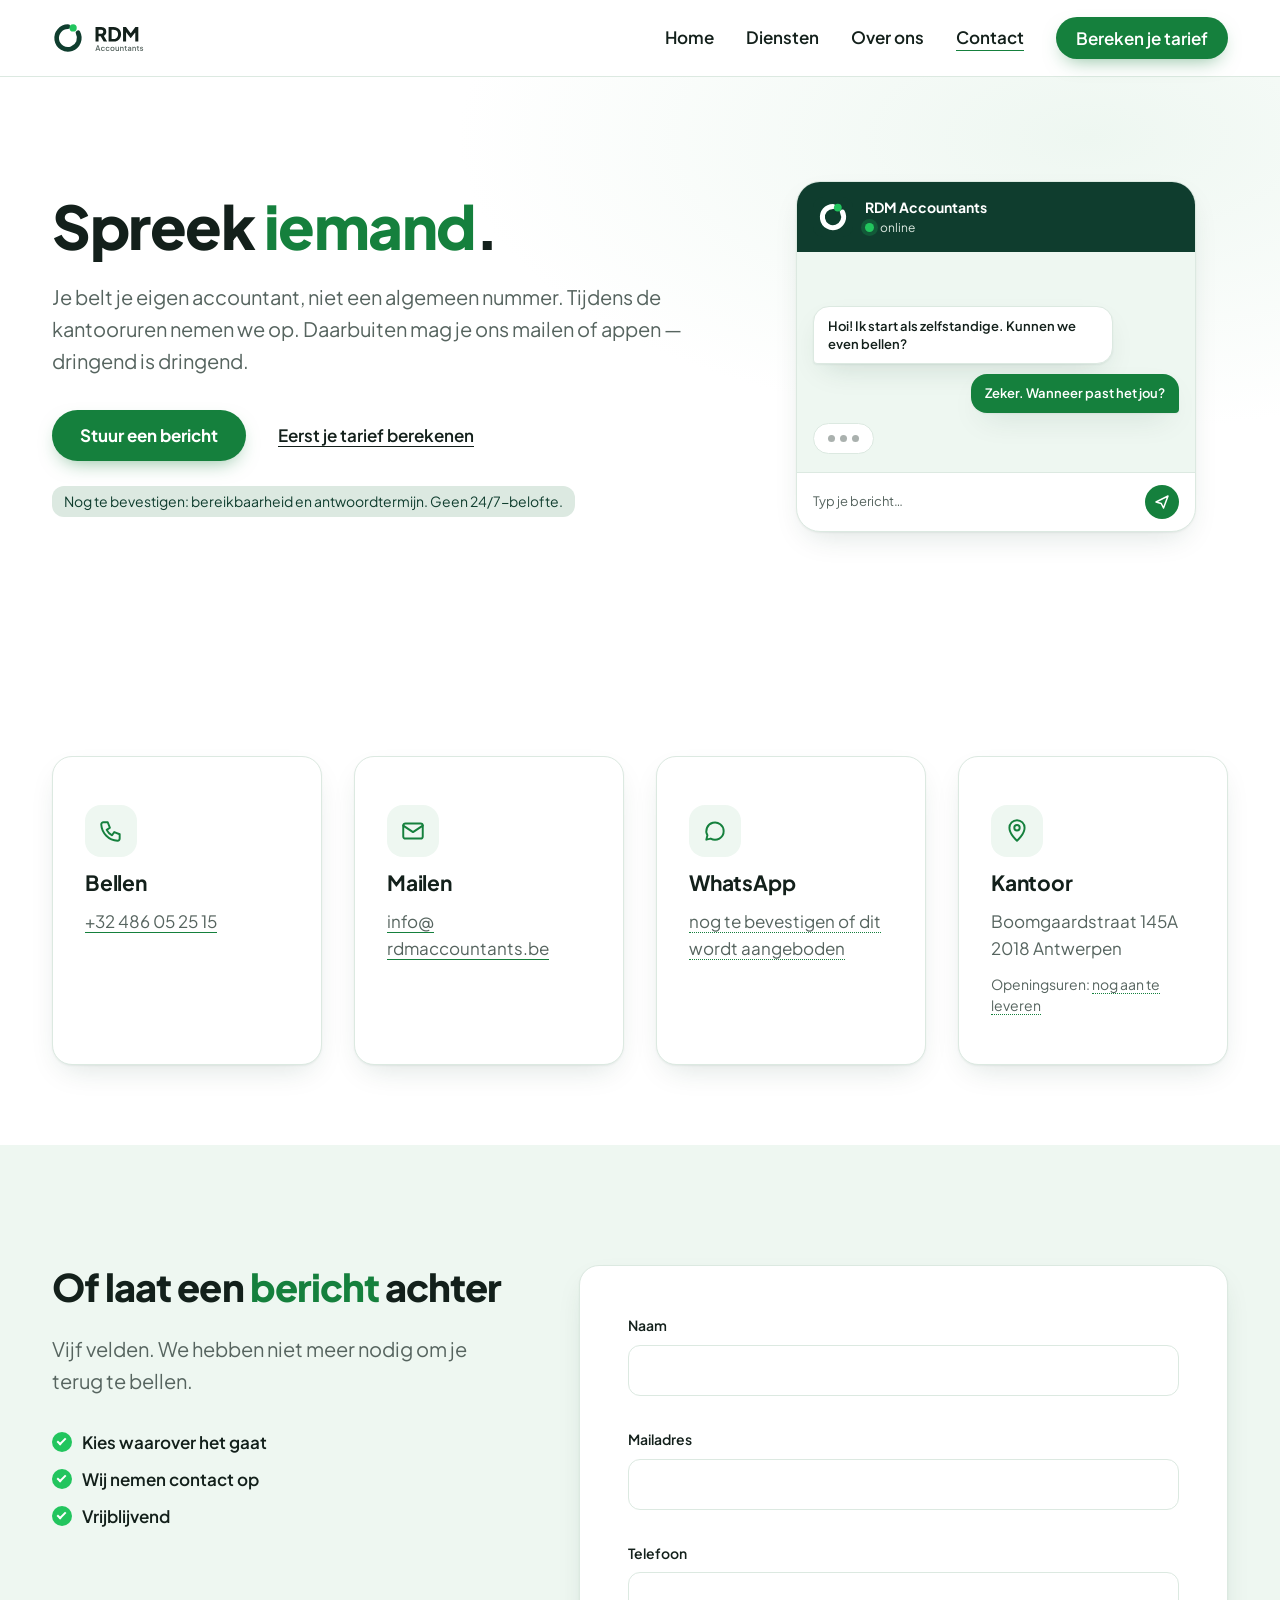
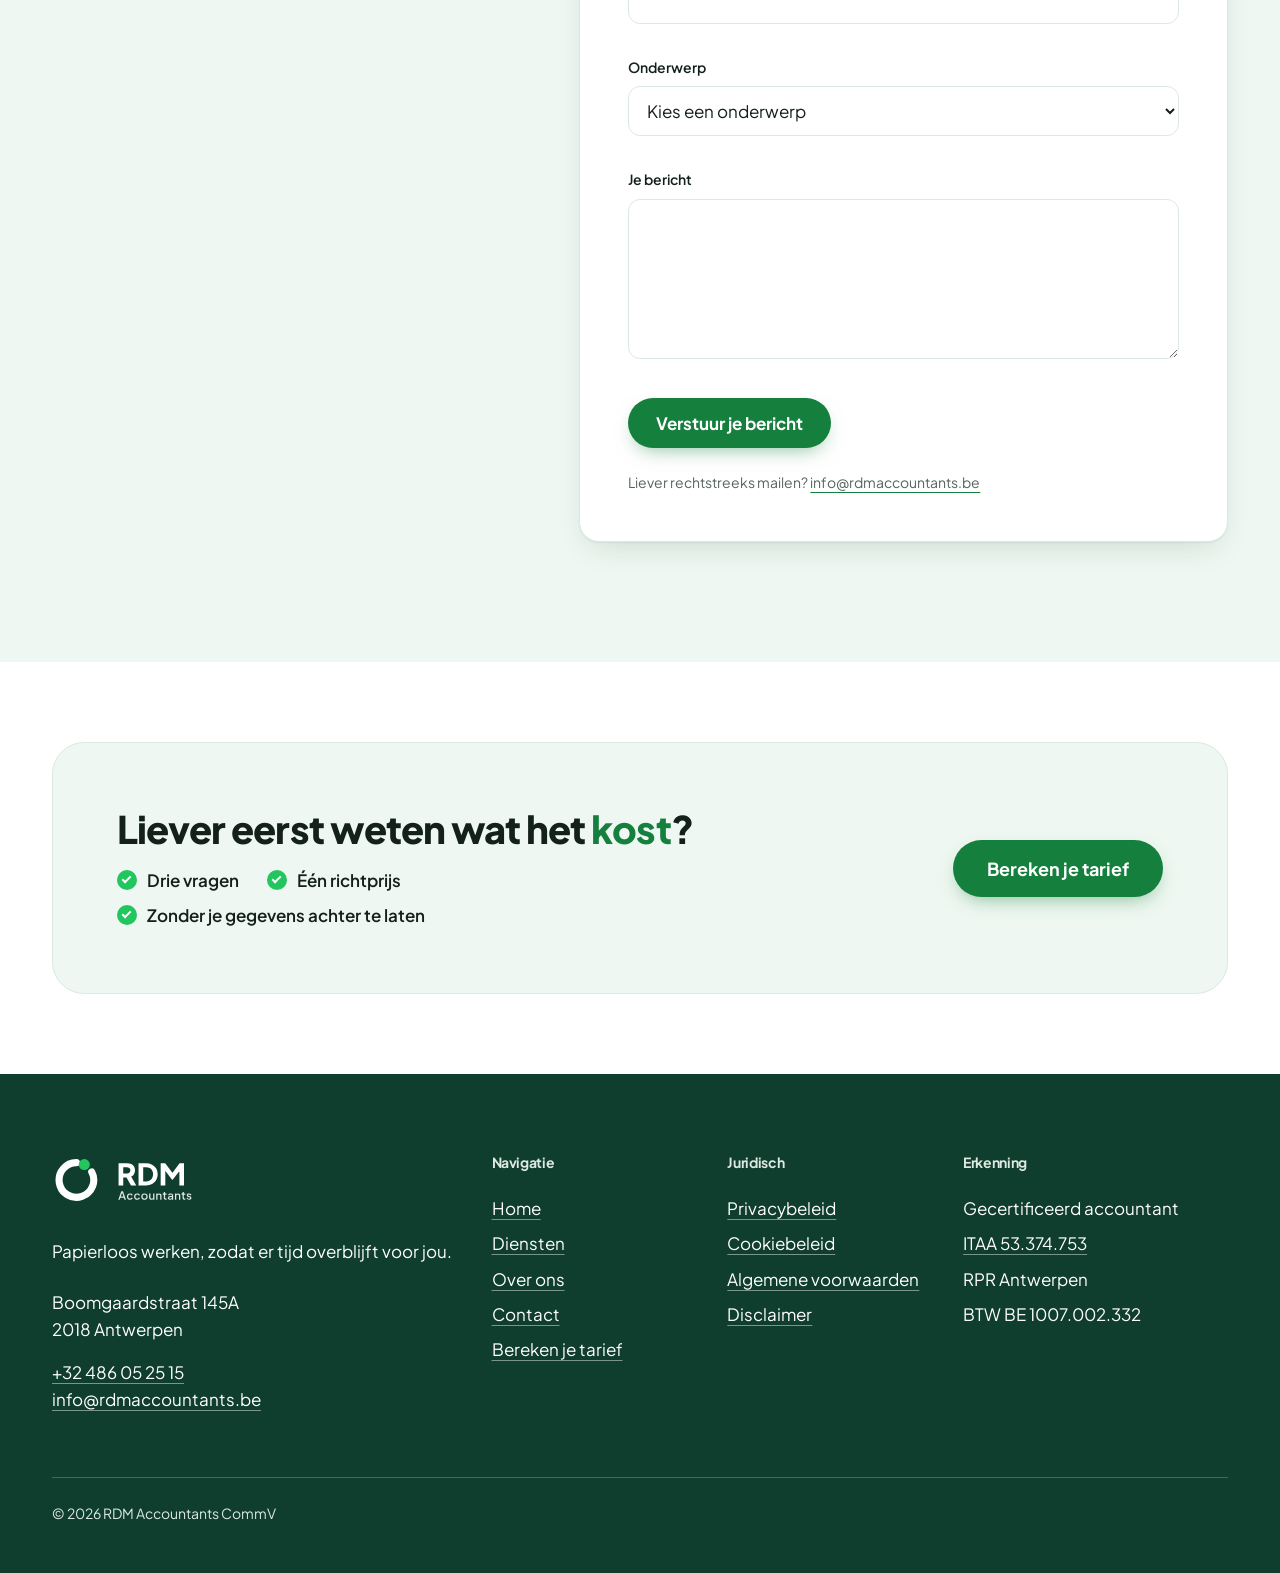
<file: site/contact.html>
<!doctype html>
<html lang="nl-BE" class="no-js">
<head>
<meta charset="utf-8">
<meta name="viewport" content="width=device-width, initial-scale=1">
<title>Contact | RDM Accountants — Antwerpen</title>
<meta name="description" content="Bel, mail of kom langs. RDM Accountants, Boomgaardstraat 145A, 2018 Antwerpen.">
<link rel="canonical" href="https://www.rdmaccountants.be/contact.html">

<meta property="og:type" content="website">
<meta property="og:site_name" content="RDM Accountants">
<meta property="og:locale" content="nl_BE">
<meta property="og:url" content="https://www.rdmaccountants.be/contact.html">
<meta property="og:title" content="Contact | RDM Accountants — Antwerpen">
<meta property="og:description" content="Bel, mail of kom langs. RDM Accountants, Boomgaardstraat 145A, 2018 Antwerpen.">
<meta property="og:image" content="https://www.rdmaccountants.be/assets/img/og-default.png">
<meta property="og:image:width" content="1200">
<meta property="og:image:height" content="630">
<meta name="twitter:card" content="summary_large_image">

<meta name="theme-color" content="#14453A">
<link rel="icon" href="assets/img/favicon.svg" type="image/svg+xml">
<link rel="icon" href="assets/img/favicon-32.png" sizes="32x32" type="image/png">
<link rel="icon" href="favicon.ico" sizes="16x16 32x32 48x48">
<link rel="apple-touch-icon" href="assets/img/apple-touch-icon.png">
<link rel="manifest" href="site.webmanifest">

<link rel="preload" href="assets/fonts/plus-jakarta-sans-normal-latin.woff2" as="font" type="font/woff2" crossorigin>
<link rel="stylesheet" href="assets/fonts/fonts.css?v=7840b08d">
<link rel="stylesheet" href="assets/css/style.css?v=4577d378">

<script type="application/ld+json">
{
  "@context": "https://schema.org",
  "@type": "AccountingService",
  "@id": "https://www.rdmaccountants.be/#organisatie",
  "name": "RDM Accountants",
  "legalName": "RDM Accountants CommV",
  "description": "Gecertificeerd accountantskantoor in Antwerpen. Papierloos werken, zodat er tijd overblijft voor jou.",
  "url": "https://www.rdmaccountants.be/",
  "email": "info@rdmaccountants.be",
  "telephone": "+32 486 05 25 15",
  "vatID": "BE1007002332",
  "identifier": {
    "@type": "PropertyValue",
    "name": "ITAA",
    "value": "53.374.753"
  },
  "address": {
    "@type": "PostalAddress",
    "streetAddress": "Boomgaardstraat 145A",
    "postalCode": "2018",
    "addressLocality": "Antwerpen",
    "addressCountry": "BE"
  },
  "geo": {
    "@type": "GeoCoordinates",
    "latitude": 51.2012948,
    "longitude": 4.4261101
  },
  "areaServed": {
    "@type": "City",
    "name": "Antwerpen"
  },
  "knowsLanguage": [
    "nl-BE"
  ],
  "image": "https://www.rdmaccountants.be/assets/img/og-default.png"
}
</script>
<script>document.documentElement.classList.replace('no-js','js');</script>
</head>
<body>

<a class="skip-link" href="#main">Naar de inhoud</a>

<header class="header">
  <div class="container">
    <a class="logo" href="index.html" aria-label="RDM Accountants, naar de homepage">
      <svg viewBox="0 0 182 66" aria-hidden="true" focusable="false"><path d="M50.42 22.67A22 22 0 1 1 31.00 11.00" fill="none" stroke="#0F3D2E" stroke-width="9" stroke-linecap="round"/><circle cx="40.99" cy="13.40" r="7.02" fill="#22C55E"/><path d="M84.508 40.0V11.690000000000001H95.338Q98.264 11.690000000000001 100.525 12.716000000000001Q102.786 13.742 104.078 15.756Q105.37 17.77 105.37 20.734Q105.37 23.622 104.04 25.655Q102.71000000000001 27.688000000000002 100.468 28.714L106.928 40.0H100.316L93.324 27.498L97.124 29.740000000000002H90.398V40.0ZM90.398 24.61H95.376Q96.63 24.61 97.542 24.116Q98.45400000000001 23.622 98.96700000000001 22.747999999999998Q99.48 21.874 99.48 20.734Q99.48 19.556 98.96700000000001 18.682000000000002Q98.45400000000001 17.808 97.542 17.314Q96.63 16.82 95.376 16.82H90.398ZM109.854 40.0V11.690000000000001H119.08800000000001Q123.67411636363636 11.690000000000001 127.06205818181817 13.514000000000001Q130.45 15.338000000000001 132.312 18.53Q134.174 21.722 134.174 25.844079295154184Q134.174 29.93 132.312 33.141000000000005Q130.45 36.352000000000004 127.06205818181817 38.176Q123.67411636363636 40.0 119.08800000000001 40.0ZM115.744 34.87H119.24000000000001Q121.99930188679245 34.87 124.02065094339622 33.748999999999995Q126.042 32.628 127.163 30.597645569620255Q128.284 28.567291139240506 128.284 25.80964556962025Q128.284 23.052 127.16435714285714 21.04021359223301Q126.04471428571429 19.02842718446602 124.02935714285715 17.92421359223301Q122.01400000000001 16.82 119.24000000000001 16.82H115.744ZM137.936 40.0V11.690000000000001H143.636L154.238 25.75H151.578L161.876 11.690000000000001H167.576V40.0H161.686V18.188L164.042 18.72L153.136 32.78H152.376L141.85 18.72L143.826 18.188V40.0Z" fill="#13201B"/><path d="M84.1595 58.0 87.9585 47.1975H90.0755L93.8745 58.0H92.04025L91.21375 55.5785H86.82025L85.9865 58.0ZM87.3205 54.056H90.699L88.77775 48.400999999999996H89.25625ZM99.06025 58.174Q97.893 58.174 96.983125 57.633875Q96.07325 57.09375 95.54762500000001 56.162125Q95.022 55.2305 95.022 54.06325Q95.022 52.896 95.54400000000001 51.971625Q96.066 51.04725 96.9795 50.514375Q97.893 49.9815 99.06025 49.9815Q99.865 49.9815 100.561 50.26425Q101.257 50.547 101.77175 51.04Q102.2865 51.533 102.52575 52.19275L101.09025 52.8525Q100.84375 52.2435 100.303625 51.87375Q99.7635 51.504 99.06025 51.504Q98.39325 51.504 97.864 51.833875Q97.33475 52.16375 97.03025 52.747375000000005Q96.72575 53.331 96.72575 54.07775Q96.72575 54.81725 97.03025 55.400875Q97.33475 55.9845 97.864 56.318Q98.39325 56.6515 99.06025 56.6515Q99.77075 56.6515 100.30362500000001 56.28175Q100.8365 55.912 101.09025 55.2885L102.52575 55.97Q102.29375 56.60075 101.779 57.101Q101.26425 57.60125 100.56825 57.887625Q99.87225 58.174 99.06025 58.174ZM108.19725 58.174Q107.03 58.174 106.120125 57.633875Q105.21025 57.09375 104.68462500000001 56.162125Q104.159 55.2305 104.159 54.06325Q104.159 52.896 104.68100000000001 51.971625Q105.203 51.04725 106.1165 50.514375Q107.03 49.9815 108.19725 49.9815Q109.002 49.9815 109.69800000000001 50.26425Q110.394 50.547 110.90875 51.04Q111.4235 51.533 111.66275 52.19275L110.22725 52.8525Q109.98075 52.2435 109.440625 51.87375Q108.9005 51.504 108.19725 51.504Q107.53025 51.504 107.001 51.833875Q106.47175 52.16375 106.16725 52.747375000000005Q105.86275 53.331 105.86275 54.07775Q105.86275 54.81725 106.16725 55.400875Q106.47175 55.9845 107.001 56.318Q107.53025 56.6515 108.19725 56.6515Q108.90775000000001 56.6515 109.44062500000001 56.28175Q109.9735 55.912 110.22725 55.2885L111.66275 55.97Q111.43075 56.60075 110.916 57.101Q110.40125 57.60125 109.70525 57.887625Q109.00925 58.174 108.19725 58.174ZM117.3995 58.174Q116.26125 58.174 115.329625 57.641125Q114.398 57.10825 113.84700000000001 56.18025Q113.296 55.25225 113.296 54.0705Q113.296 52.88875 113.84337500000001 51.968Q114.39075 51.04725 115.31875 50.514375Q116.24675 49.9815 117.3995 49.9815Q118.55225 49.9815 119.476625 50.51075Q120.401 51.04 120.94475 51.960750000000004Q121.4885 52.8815 121.4885 54.0705Q121.4885 55.2595 120.933875 56.1875Q120.37925 57.1155 119.454875 57.64475Q118.5305 58.174 117.3995 58.174ZM117.3995 56.6515Q118.08825 56.6515 118.62475 56.318Q119.16125 55.9845 119.473 55.39725Q119.78475 54.81 119.78475 54.0705Q119.78475 53.331 119.473 52.754625000000004Q119.16125 52.17825 118.62475 51.841125Q118.08825 51.504 117.3995 51.504Q116.71075 51.504 116.170625 51.841125Q115.6305 52.17825 115.315125 52.754625000000004Q114.99975 53.331 114.99975 54.0705Q114.99975 54.81 115.315125 55.39725Q115.6305 55.9845 116.170625 56.318Q116.71075 56.6515 117.3995 56.6515ZM126.232 58.174Q125.3475 58.174 124.676875 57.77525Q124.00625000000001 57.3765 123.64012500000001 56.662375Q123.274 55.94825 123.274 55.00575V50.1555H124.90525V54.8535Q124.90525 55.39 125.12275 55.796Q125.34025 56.202 125.735375 56.42675Q126.1305 56.6515 126.638 56.6515Q127.15275 56.6515 127.547875 56.423125Q127.943 56.19475 128.164125 55.774249999999995Q128.38525 55.35375 128.38525 54.781V50.1555H130.0165V58.0H128.45775V56.463L128.639 56.666Q128.3635 57.39825 127.721875 57.786125Q127.08025 58.174 126.232 58.174ZM132.2805 58.0V50.1555H133.83925V51.6925L133.658 51.4895Q133.94075 50.75725 134.57875 50.369375Q135.21675 49.9815 136.065 49.9815Q136.92775 49.9815 137.59475 50.3585Q138.26175 50.7355 138.64237500000002 51.4025Q139.023 52.0695 139.023 52.934441860465114V58.0H137.39175V53.3745Q137.39175 52.78725 137.17425 52.373999999999995Q136.95675 51.96075 136.564575 51.732375Q136.17239999999998 51.504 135.66195 51.504Q135.1515 51.504 134.75275 51.732375Q134.35399999999998 51.96075 134.13287499999998 52.377624999999995Q133.91174999999998 52.7945 133.91174999999998 53.3745V58.0ZM144.5205 58.087Q143.28075 58.087 142.602875 57.394625000000005Q141.925 56.70225 141.925 55.44075V51.64175H140.54025000000001V50.1555H140.75775000000002Q141.30875 50.1555 141.616875 49.840125Q141.925 49.52475 141.925 48.973749999999995V48.3575H143.55625V50.1555H145.33975V51.64175H143.55625V55.36825Q143.55625 55.767 143.68675000000002 56.04975Q143.81725 56.3325 144.11087500000002 56.484750000000005Q144.4045 56.637 144.8685 56.637Q144.97725 56.637 145.12225 56.6225Q145.26725 56.608 145.39775 56.5935V58.0Q145.202 58.03625 144.9555 58.06162500000001Q144.709 58.087 144.5205 58.087ZM149.699 58.174Q148.9015 58.174 148.29975000000002 57.894875Q147.698 57.61575 147.36450000000002 57.111875Q147.031 56.608 147.031 55.93375Q147.031 55.29575 147.31375 54.78825Q147.5965 54.28075 148.187375 53.93275Q148.77825 53.58475 149.67725000000002 53.439750000000004L152.4105 52.99025V54.28075L150.0035 54.694Q149.351 54.81 149.04287499999998 55.110875Q148.73475 55.41175 148.73475 55.87575Q148.73475 56.318 149.07912499999998 56.60075Q149.4235 56.8835 149.95275 56.8835Q150.61975 56.8835 151.12 56.597125Q151.62025 56.31075 151.89937500000002 55.821375Q152.1785 55.332 152.1785 54.7375V52.722Q152.1785 52.14925 151.747125 51.7795Q151.31575 51.40975 150.60525 51.40975Q149.96 51.40975 149.47062499999998 51.746875Q148.98125 52.084 148.74925 52.62775L147.38625 51.94625Q147.611 51.36625 148.10037499999999 50.924Q148.58975 50.48175 149.2495 50.231624999999994Q149.90925000000001 49.9815 150.656 49.9815Q151.584 49.9815 152.298125 50.329499999999996Q153.01225 50.6775 153.411 51.29375Q153.80975 51.91 153.80975 52.722V58.0H152.251V56.58625L152.57725 56.6225Q152.30175 57.101 151.877625 57.449Q151.4535 57.797 150.906125 57.9855Q150.35875000000001 58.174 149.699 58.174ZM156.081 58.0V50.1555H157.63975V51.6925L157.4585 51.4895Q157.74125 50.75725 158.37925 50.369375Q159.01725 49.9815 159.8655 49.9815Q160.72825 49.9815 161.39525 50.3585Q162.06225 50.7355 162.44287500000002 51.4025Q162.8235 52.0695 162.8235 52.934441860465114V58.0H161.19225V53.3745Q161.19225 52.78725 160.97475 52.373999999999995Q160.75725 51.96075 160.365075 51.732375Q159.97289999999998 51.504 159.46245 51.504Q158.952 51.504 158.55325 51.732375Q158.15449999999998 51.96075 157.93337499999998 52.377624999999995Q157.71224999999998 52.7945 157.71224999999998 53.3745V58.0ZM168.321 58.087Q167.08125 58.087 166.403375 57.394625000000005Q165.7255 56.70225 165.7255 55.44075V51.64175H164.34075V50.1555H164.55825000000002Q165.10925 50.1555 165.417375 49.840125Q165.7255 49.52475 165.7255 48.973749999999995V48.3575H167.35675V50.1555H169.14025V51.64175H167.35675V55.36825Q167.35675 55.767 167.48725000000002 56.04975Q167.61775 56.3325 167.91137500000002 56.484750000000005Q168.205 56.637 168.669 56.637Q168.77775 56.637 168.92275 56.6225Q169.06775 56.608 169.19825 56.5935V58.0Q169.0025 58.03625 168.756 58.06162500000001Q168.5095 58.087 168.321 58.087ZM174.0505 58.174Q172.83975 58.174 171.937125 57.583124999999995Q171.0345 56.99225 170.672 55.9845L171.92625 55.39Q172.24525 56.06425 172.80712499999998 56.45575Q173.369 56.84725 174.0505 56.84725Q174.6305 56.84725 174.993 56.582625Q175.3555 56.318 175.3555 55.87575Q175.3555 55.58575 175.196 55.4045Q175.0365 55.22325 174.79725 55.10725Q174.558 54.99125 174.3115 54.926L173.079 54.578Q172.05675 54.288 171.5565 53.704375Q171.05625 53.12075 171.05625 52.33775Q171.05625 51.627250000000004 171.41875 51.098Q171.78125 50.56875 172.41925 50.275125Q173.05725 49.9815 173.862 49.9815Q174.935 49.9815 175.776 50.51075Q176.617 51.04 176.965 51.98975L175.69625 52.58425Q175.46425 52.0115 174.964 51.678Q174.46375 51.3445 173.84025 51.3445Q173.30375 51.3445 172.98837500000002 51.59824999999999Q172.673 51.852 172.673 52.258Q172.673 52.533500000000004 172.81799999999998 52.71475Q172.963 52.896 173.195 53.00475Q173.427 53.1135 173.6735 53.186L174.9495 53.563Q175.91375 53.84575 176.43937499999998 54.429375Q176.965 55.013 176.965 55.83225Q176.965 56.521 176.59525000000002 57.050250000000005Q176.2255 57.5795 175.573 57.87675Q174.9205 58.174 174.0505 58.174Z" fill="#56645F"/></svg>
    </a>

    <a class="btn btn--primary header-cta" href="tarief.html">Bereken je tarief</a>
    <button class="nav-toggle" type="button" aria-expanded="false" aria-controls="nav">Menu</button>

    <nav class="nav" id="nav" aria-label="Hoofdnavigatie">
      <button class="nav-close" type="button">Sluiten</button>
      <a href="index.html">Home</a>
      <a href="diensten.html">Diensten</a>
      <a href="over-ons.html">Over ons</a>
      <a href="contact.html" aria-current="page">Contact</a>
      <a class="btn btn--primary" href="tarief.html">Bereken je tarief</a>
    </nav>
  </div>
</header>

<main id="main">

  <section class="hero-x">
    <div class="container hero-x__grid">
      <div class="stagger" data-stagger>
        <h1 class="hero-x__title">Spreek <mark class="hl">iemand</mark>.</h1>
        <p class="hero-x__sub">Je belt je eigen accountant, niet een algemeen nummer. Tijdens de kantooruren nemen we op. Daarbuiten mag je ons mailen of appen &mdash; dringend is dringend.</p>
        <div class="btn-row">
          <a class="btn btn--primary" href="#bericht-sectie">Stuur een bericht</a>
          <a class="btn btn--secondary" href="tarief.html">Eerst je tarief berekenen</a>
        </div>
        <p class="small muted mt-3"><span class="demo-flag" data-note="contact_bereikbaarheid">Nog te bevestigen: bereikbaarheid en antwoordtermijn. Geen 24/7-belofte.</span></p>
      </div>
      <div class="ill-stage" aria-hidden="true">
        <div class="msg-app float">
          <div class="msg-app__head"><span class="msg-app__avatar"><svg class="mark" viewBox="0 0 64 64"><rect width="64" height="64" rx="16" fill="#0F3D2E"/><path d="M47.01 24.02A17 17 0 1 1 32.00 15.00" fill="none" stroke="#FFFFFF" stroke-width="8" stroke-linecap="round"/><circle cx="39.72" cy="16.85" r="6.24" fill="#22C55E"/></svg></span><span><b>RDM Accountants</b><em><span class="ill-live-dot"></span>online</em></span></div>
          <div class="msg-app__body">
            <div class="ill-bubble ill-bubble--them">Hoi! Ik start als zelfstandige. Kunnen we even bellen?</div>
            <div class="ill-bubble ill-bubble--us">Zeker. Wanneer past het jou?</div>
            <div class="ill-typing"><span></span><span></span><span></span></div>
          </div>
          <div class="msg-app__input"><span>Typ je bericht&hellip;</span><span class="msg-app__send"><svg viewBox="0 0 24 24"><path d="M4 12l16-8-6 16-3-6z"/></svg></span></div>
        </div>
      </div>
    </div>
  </section>

  <section class="section-sm">
    <div class="container">
      <h2 class="visually-hidden">Contactgegevens</h2>
      <div class="methods">
        <article class="card method" data-reveal><span class="card__icon" aria-hidden="true"><svg viewBox="0 0 24 24"><path d="M5 4h4l2 5-3 2a11 11 0 0 0 5 5l2-3 5 2v4a2 2 0 0 1-2 2A16 16 0 0 1 3 6a2 2 0 0 1 2-2z"/></svg></span><h3>Bellen</h3><p><a href="tel:+32486052515">+32 486 05 25 15</a></p></article>
        <article class="card method" data-reveal><span class="card__icon" aria-hidden="true"><svg viewBox="0 0 24 24"><rect x="3" y="5" width="18" height="14" rx="2"/><path d="M3 7l9 6 9-6"/></svg></span><h3>Mailen</h3><p><a href="mailto:info@rdmaccountants.be">info@<wbr>rdmaccountants.be</a></p></article>
        <article class="card method" data-reveal><span class="card__icon" aria-hidden="true"><svg viewBox="0 0 24 24"><path d="M20 12a8 8 0 0 1-12 7l-4 1 1-4a8 8 0 1 1 15-4z"/></svg></span><h3>WhatsApp</h3><p><span class="tbd" data-field="whatsapp">nog te bevestigen of dit wordt aangeboden</span></p></article>
        <article class="card method" data-reveal><span class="card__icon" aria-hidden="true"><svg viewBox="0 0 24 24"><path d="M12 21s7-6 7-12a7 7 0 0 0-14 0c0 6 7 12 7 12z"/><circle cx="12" cy="9" r="2.5"/></svg></span><h3>Kantoor</h3><p>Boomgaardstraat 145A<br>2018 Antwerpen</p><p class="small muted">Openingsuren: <span class="tbd" data-field="openingsuren">nog aan te leveren</span></p></article>
      </div>
    </div>
  </section>

  <section class="section band-tint" id="bericht-sectie">
    <div class="container form-wrap">
      <div data-reveal>
        <h2 class="h-sec">Of laat een <mark class="hl">bericht</mark> achter</h2>
        <p class="lead-l">Vijf velden. We hebben niet meer nodig om je terug te bellen.</p>
        <ul class="checks checks--col"><li>Kies waarover het gaat</li><li>Wij nemen contact op</li><li>Vrijblijvend</li></ul>
      </div>
      <div data-reveal>
        <div class="surface">
          <form id="contact-form" data-contact-form name="contact" method="POST"
                action="bedankt.html" data-netlify="true" netlify-honeypot="bot-field" novalidate>
            <input type="hidden" name="form-name" value="contact">
            <p class="visually-hidden" aria-hidden="true">
              <label>Laat dit veld leeg <input name="bot-field" tabindex="-1" autocomplete="off"></label>
            </p>
            <div class="field">
              <label for="naam">Naam</label>
              <input type="text" id="naam" name="naam" autocomplete="name" required>
              <span class="field__error" id="naam-error" role="alert"></span>
            </div>

            <div class="field">
              <label for="mail">Mailadres</label>
              <input type="email" id="mail" name="mail" autocomplete="email" required>
              <span class="field__error" id="mail-error" role="alert"></span>
            </div>

            <div class="field">
              <label for="telefoon">Telefoon</label>
              <input type="tel" id="telefoon" name="telefoon" autocomplete="tel">
              <span class="field__error" id="telefoon-error" role="alert"></span>
            </div>

            <div class="field">
              <label for="onderwerp">Onderwerp</label>
              <select id="onderwerp" name="onderwerp" required>
                <option value="">Kies een onderwerp</option>
                <option value="nieuwe-klant">Nieuwe klant</option>
                <option value="overstappen">Overstappen van boekhouder</option>
                <option value="bestaande-klant">Bestaande klant</option>
                <option value="iets-anders">Iets anders</option>
              </select>
              <span class="field__error" id="onderwerp-error" role="alert"></span>
            </div>

            <div class="field">
              <label for="bericht">Je bericht</label>
              <textarea id="bericht" name="bericht" required></textarea>
              <span class="field__error" id="bericht-error" role="alert"></span>
            </div>

            <button class="btn btn--primary" type="submit">Verstuur je bericht</button>
            <p class="small muted mt-3">Liever rechtstreeks mailen? <a href="mailto:info@rdmaccountants.be">info@rdmaccountants.be</a></p>
          </form>

          <div id="contact-confirmation" hidden tabindex="-1">
            <h3>We hebben je bericht.</h3>
            <p class="mt-2">Je hoort van ons <span class="tbd" data-field="reactietermijn">binnen welke termijn</span>. Wil je sneller antwoord, bel dan <a href="tel:+32486052515">+32 486 05 25 15</a>.</p>
            <p class="small muted mt-3">Noem hier nooit een termijn die het kantoor niet haalt. Dat cijfer is de belofte waarop de hele site rust.</p>
          </div>
        </div>
      </div>
    </div>
  </section>

  <section class="section-sm">
    <div class="container">
      <div class="cta-banner" data-reveal>
        <div>
          <h2 class="h-sec">Liever eerst weten wat het <mark class="hl">kost</mark>?</h2>
          <ul class="checks checks--row"><li>Drie vragen</li><li>&Eacute;&eacute;n richtprijs</li><li>Zonder je gegevens achter te laten</li></ul>
        </div>
        <a class="btn btn--primary btn--lg" href="tarief.html">Bereken je tarief</a>
      </div>
    </div>
  </section>

</main>

<footer class="footer">
  <div class="container">
    <div class="footer__cols">
      <div>
        <span class="footer__logo">
          <svg viewBox="0 0 182 66" role="img" aria-label="RDM Accountants"><path d="M50.42 22.67A22 22 0 1 1 31.00 11.00" fill="none" stroke="#FFFFFF" stroke-width="9" stroke-linecap="round"/><circle cx="40.99" cy="13.40" r="7.02" fill="#22C55E"/><path d="M84.508 40.0V11.690000000000001H95.338Q98.264 11.690000000000001 100.525 12.716000000000001Q102.786 13.742 104.078 15.756Q105.37 17.77 105.37 20.734Q105.37 23.622 104.04 25.655Q102.71000000000001 27.688000000000002 100.468 28.714L106.928 40.0H100.316L93.324 27.498L97.124 29.740000000000002H90.398V40.0ZM90.398 24.61H95.376Q96.63 24.61 97.542 24.116Q98.45400000000001 23.622 98.96700000000001 22.747999999999998Q99.48 21.874 99.48 20.734Q99.48 19.556 98.96700000000001 18.682000000000002Q98.45400000000001 17.808 97.542 17.314Q96.63 16.82 95.376 16.82H90.398ZM109.854 40.0V11.690000000000001H119.08800000000001Q123.67411636363636 11.690000000000001 127.06205818181817 13.514000000000001Q130.45 15.338000000000001 132.312 18.53Q134.174 21.722 134.174 25.844079295154184Q134.174 29.93 132.312 33.141000000000005Q130.45 36.352000000000004 127.06205818181817 38.176Q123.67411636363636 40.0 119.08800000000001 40.0ZM115.744 34.87H119.24000000000001Q121.99930188679245 34.87 124.02065094339622 33.748999999999995Q126.042 32.628 127.163 30.597645569620255Q128.284 28.567291139240506 128.284 25.80964556962025Q128.284 23.052 127.16435714285714 21.04021359223301Q126.04471428571429 19.02842718446602 124.02935714285715 17.92421359223301Q122.01400000000001 16.82 119.24000000000001 16.82H115.744ZM137.936 40.0V11.690000000000001H143.636L154.238 25.75H151.578L161.876 11.690000000000001H167.576V40.0H161.686V18.188L164.042 18.72L153.136 32.78H152.376L141.85 18.72L143.826 18.188V40.0Z" fill="#FFFFFF"/><path d="M84.1595 58.0 87.9585 47.1975H90.0755L93.8745 58.0H92.04025L91.21375 55.5785H86.82025L85.9865 58.0ZM87.3205 54.056H90.699L88.77775 48.400999999999996H89.25625ZM99.06025 58.174Q97.893 58.174 96.983125 57.633875Q96.07325 57.09375 95.54762500000001 56.162125Q95.022 55.2305 95.022 54.06325Q95.022 52.896 95.54400000000001 51.971625Q96.066 51.04725 96.9795 50.514375Q97.893 49.9815 99.06025 49.9815Q99.865 49.9815 100.561 50.26425Q101.257 50.547 101.77175 51.04Q102.2865 51.533 102.52575 52.19275L101.09025 52.8525Q100.84375 52.2435 100.303625 51.87375Q99.7635 51.504 99.06025 51.504Q98.39325 51.504 97.864 51.833875Q97.33475 52.16375 97.03025 52.747375000000005Q96.72575 53.331 96.72575 54.07775Q96.72575 54.81725 97.03025 55.400875Q97.33475 55.9845 97.864 56.318Q98.39325 56.6515 99.06025 56.6515Q99.77075 56.6515 100.30362500000001 56.28175Q100.8365 55.912 101.09025 55.2885L102.52575 55.97Q102.29375 56.60075 101.779 57.101Q101.26425 57.60125 100.56825 57.887625Q99.87225 58.174 99.06025 58.174ZM108.19725 58.174Q107.03 58.174 106.120125 57.633875Q105.21025 57.09375 104.68462500000001 56.162125Q104.159 55.2305 104.159 54.06325Q104.159 52.896 104.68100000000001 51.971625Q105.203 51.04725 106.1165 50.514375Q107.03 49.9815 108.19725 49.9815Q109.002 49.9815 109.69800000000001 50.26425Q110.394 50.547 110.90875 51.04Q111.4235 51.533 111.66275 52.19275L110.22725 52.8525Q109.98075 52.2435 109.440625 51.87375Q108.9005 51.504 108.19725 51.504Q107.53025 51.504 107.001 51.833875Q106.47175 52.16375 106.16725 52.747375000000005Q105.86275 53.331 105.86275 54.07775Q105.86275 54.81725 106.16725 55.400875Q106.47175 55.9845 107.001 56.318Q107.53025 56.6515 108.19725 56.6515Q108.90775000000001 56.6515 109.44062500000001 56.28175Q109.9735 55.912 110.22725 55.2885L111.66275 55.97Q111.43075 56.60075 110.916 57.101Q110.40125 57.60125 109.70525 57.887625Q109.00925 58.174 108.19725 58.174ZM117.3995 58.174Q116.26125 58.174 115.329625 57.641125Q114.398 57.10825 113.84700000000001 56.18025Q113.296 55.25225 113.296 54.0705Q113.296 52.88875 113.84337500000001 51.968Q114.39075 51.04725 115.31875 50.514375Q116.24675 49.9815 117.3995 49.9815Q118.55225 49.9815 119.476625 50.51075Q120.401 51.04 120.94475 51.960750000000004Q121.4885 52.8815 121.4885 54.0705Q121.4885 55.2595 120.933875 56.1875Q120.37925 57.1155 119.454875 57.64475Q118.5305 58.174 117.3995 58.174ZM117.3995 56.6515Q118.08825 56.6515 118.62475 56.318Q119.16125 55.9845 119.473 55.39725Q119.78475 54.81 119.78475 54.0705Q119.78475 53.331 119.473 52.754625000000004Q119.16125 52.17825 118.62475 51.841125Q118.08825 51.504 117.3995 51.504Q116.71075 51.504 116.170625 51.841125Q115.6305 52.17825 115.315125 52.754625000000004Q114.99975 53.331 114.99975 54.0705Q114.99975 54.81 115.315125 55.39725Q115.6305 55.9845 116.170625 56.318Q116.71075 56.6515 117.3995 56.6515ZM126.232 58.174Q125.3475 58.174 124.676875 57.77525Q124.00625000000001 57.3765 123.64012500000001 56.662375Q123.274 55.94825 123.274 55.00575V50.1555H124.90525V54.8535Q124.90525 55.39 125.12275 55.796Q125.34025 56.202 125.735375 56.42675Q126.1305 56.6515 126.638 56.6515Q127.15275 56.6515 127.547875 56.423125Q127.943 56.19475 128.164125 55.774249999999995Q128.38525 55.35375 128.38525 54.781V50.1555H130.0165V58.0H128.45775V56.463L128.639 56.666Q128.3635 57.39825 127.721875 57.786125Q127.08025 58.174 126.232 58.174ZM132.2805 58.0V50.1555H133.83925V51.6925L133.658 51.4895Q133.94075 50.75725 134.57875 50.369375Q135.21675 49.9815 136.065 49.9815Q136.92775 49.9815 137.59475 50.3585Q138.26175 50.7355 138.64237500000002 51.4025Q139.023 52.0695 139.023 52.934441860465114V58.0H137.39175V53.3745Q137.39175 52.78725 137.17425 52.373999999999995Q136.95675 51.96075 136.564575 51.732375Q136.17239999999998 51.504 135.66195 51.504Q135.1515 51.504 134.75275 51.732375Q134.35399999999998 51.96075 134.13287499999998 52.377624999999995Q133.91174999999998 52.7945 133.91174999999998 53.3745V58.0ZM144.5205 58.087Q143.28075 58.087 142.602875 57.394625000000005Q141.925 56.70225 141.925 55.44075V51.64175H140.54025000000001V50.1555H140.75775000000002Q141.30875 50.1555 141.616875 49.840125Q141.925 49.52475 141.925 48.973749999999995V48.3575H143.55625V50.1555H145.33975V51.64175H143.55625V55.36825Q143.55625 55.767 143.68675000000002 56.04975Q143.81725 56.3325 144.11087500000002 56.484750000000005Q144.4045 56.637 144.8685 56.637Q144.97725 56.637 145.12225 56.6225Q145.26725 56.608 145.39775 56.5935V58.0Q145.202 58.03625 144.9555 58.06162500000001Q144.709 58.087 144.5205 58.087ZM149.699 58.174Q148.9015 58.174 148.29975000000002 57.894875Q147.698 57.61575 147.36450000000002 57.111875Q147.031 56.608 147.031 55.93375Q147.031 55.29575 147.31375 54.78825Q147.5965 54.28075 148.187375 53.93275Q148.77825 53.58475 149.67725000000002 53.439750000000004L152.4105 52.99025V54.28075L150.0035 54.694Q149.351 54.81 149.04287499999998 55.110875Q148.73475 55.41175 148.73475 55.87575Q148.73475 56.318 149.07912499999998 56.60075Q149.4235 56.8835 149.95275 56.8835Q150.61975 56.8835 151.12 56.597125Q151.62025 56.31075 151.89937500000002 55.821375Q152.1785 55.332 152.1785 54.7375V52.722Q152.1785 52.14925 151.747125 51.7795Q151.31575 51.40975 150.60525 51.40975Q149.96 51.40975 149.47062499999998 51.746875Q148.98125 52.084 148.74925 52.62775L147.38625 51.94625Q147.611 51.36625 148.10037499999999 50.924Q148.58975 50.48175 149.2495 50.231624999999994Q149.90925000000001 49.9815 150.656 49.9815Q151.584 49.9815 152.298125 50.329499999999996Q153.01225 50.6775 153.411 51.29375Q153.80975 51.91 153.80975 52.722V58.0H152.251V56.58625L152.57725 56.6225Q152.30175 57.101 151.877625 57.449Q151.4535 57.797 150.906125 57.9855Q150.35875000000001 58.174 149.699 58.174ZM156.081 58.0V50.1555H157.63975V51.6925L157.4585 51.4895Q157.74125 50.75725 158.37925 50.369375Q159.01725 49.9815 159.8655 49.9815Q160.72825 49.9815 161.39525 50.3585Q162.06225 50.7355 162.44287500000002 51.4025Q162.8235 52.0695 162.8235 52.934441860465114V58.0H161.19225V53.3745Q161.19225 52.78725 160.97475 52.373999999999995Q160.75725 51.96075 160.365075 51.732375Q159.97289999999998 51.504 159.46245 51.504Q158.952 51.504 158.55325 51.732375Q158.15449999999998 51.96075 157.93337499999998 52.377624999999995Q157.71224999999998 52.7945 157.71224999999998 53.3745V58.0ZM168.321 58.087Q167.08125 58.087 166.403375 57.394625000000005Q165.7255 56.70225 165.7255 55.44075V51.64175H164.34075V50.1555H164.55825000000002Q165.10925 50.1555 165.417375 49.840125Q165.7255 49.52475 165.7255 48.973749999999995V48.3575H167.35675V50.1555H169.14025V51.64175H167.35675V55.36825Q167.35675 55.767 167.48725000000002 56.04975Q167.61775 56.3325 167.91137500000002 56.484750000000005Q168.205 56.637 168.669 56.637Q168.77775 56.637 168.92275 56.6225Q169.06775 56.608 169.19825 56.5935V58.0Q169.0025 58.03625 168.756 58.06162500000001Q168.5095 58.087 168.321 58.087ZM174.0505 58.174Q172.83975 58.174 171.937125 57.583124999999995Q171.0345 56.99225 170.672 55.9845L171.92625 55.39Q172.24525 56.06425 172.80712499999998 56.45575Q173.369 56.84725 174.0505 56.84725Q174.6305 56.84725 174.993 56.582625Q175.3555 56.318 175.3555 55.87575Q175.3555 55.58575 175.196 55.4045Q175.0365 55.22325 174.79725 55.10725Q174.558 54.99125 174.3115 54.926L173.079 54.578Q172.05675 54.288 171.5565 53.704375Q171.05625 53.12075 171.05625 52.33775Q171.05625 51.627250000000004 171.41875 51.098Q171.78125 50.56875 172.41925 50.275125Q173.05725 49.9815 173.862 49.9815Q174.935 49.9815 175.776 50.51075Q176.617 51.04 176.965 51.98975L175.69625 52.58425Q175.46425 52.0115 174.964 51.678Q174.46375 51.3445 173.84025 51.3445Q173.30375 51.3445 172.98837500000002 51.59824999999999Q172.673 51.852 172.673 52.258Q172.673 52.533500000000004 172.81799999999998 52.71475Q172.963 52.896 173.195 53.00475Q173.427 53.1135 173.6735 53.186L174.9495 53.563Q175.91375 53.84575 176.43937499999998 54.429375Q176.965 55.013 176.965 55.83225Q176.965 56.521 176.59525000000002 57.050250000000005Q176.2255 57.5795 175.573 57.87675Q174.9205 58.174 174.0505 58.174Z" fill="#DCE9E1"/></svg>
        </span>
        <p>Papierloos werken, zodat er tijd overblijft voor jou.</p>
        <p class="mt-3">Boomgaardstraat 145A<br>2018 Antwerpen</p>
        <p class="mt-2"><a href="tel:+32486052515">+32 486 05 25 15</a><br>
          <a href="mailto:info@rdmaccountants.be">info@rdmaccountants.be</a></p>
      </div>

      <div>
        <h2>Navigatie</h2>
        <ul>
          <li><a href="index.html">Home</a></li>
          <li><a href="diensten.html">Diensten</a></li>
          <li><a href="over-ons.html">Over ons</a></li>
          <li><a href="contact.html">Contact</a></li>
          <li><a href="tarief.html">Bereken je tarief</a></li>
        </ul>
      </div>

      <div>
        <h2>Juridisch</h2>
        <ul>
          <li><a href="privacybeleid.html">Privacybeleid</a></li>
          <li><a href="cookiebeleid.html">Cookiebeleid</a></li>
          <li><a href="algemene-voorwaarden.html">Algemene voorwaarden</a></li>
          <li><a href="disclaimer.html">Disclaimer</a></li>
        </ul>
      </div>

      <div>
        <h2>Erkenning</h2>
        <ul>
          <li>Gecertificeerd accountant</li>
          <li><a href="https://www.itaa.be/nl/openbaar-register/" rel="noopener">ITAA 53.374.753</a></li>
          <li>RPR Antwerpen</li>
          <li>BTW BE 1007.002.332</li>
        </ul>
      </div>
    </div>

    <div class="footer__bottom">
      <span>&copy; <span data-year>2026</span> RDM Accountants CommV</span>
    </div>
  </div>
</footer>

<script src="assets/js/main.js?v=253925b6" defer></script>
</body>
</html>
</file>
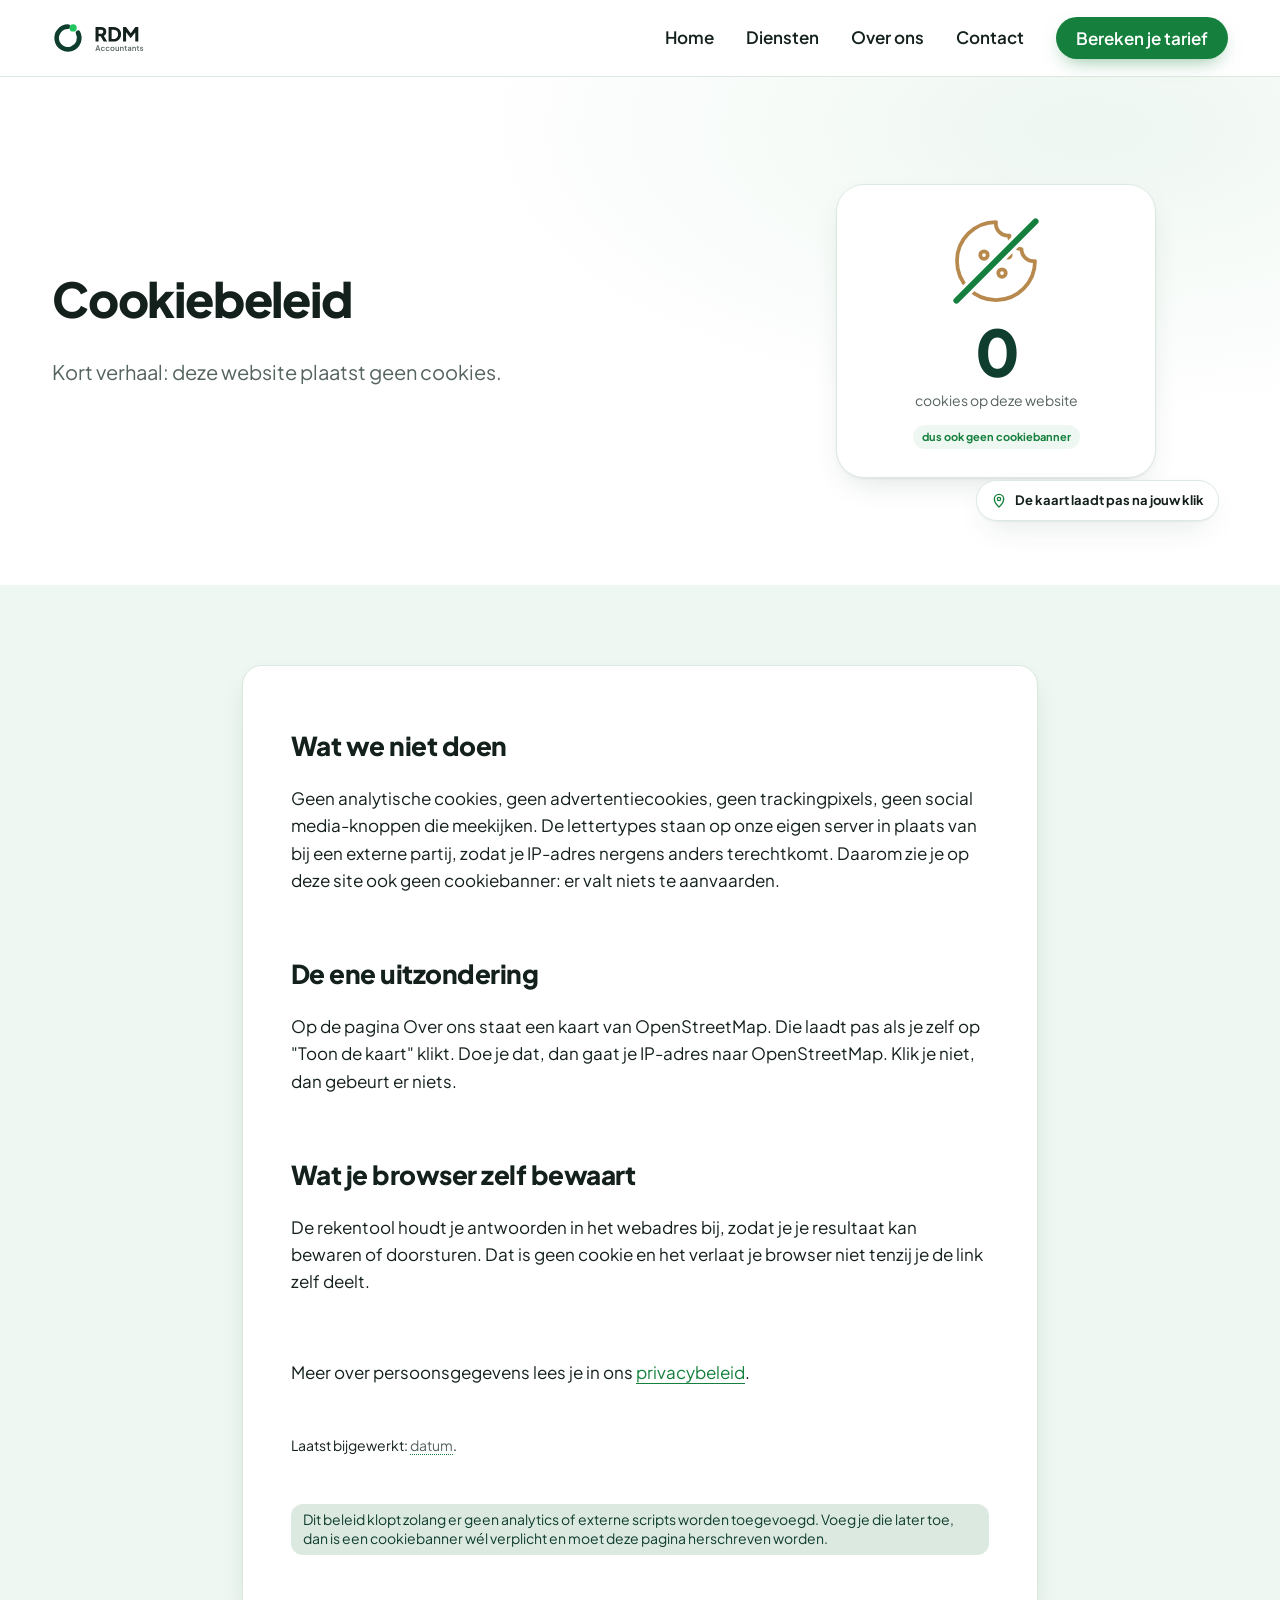
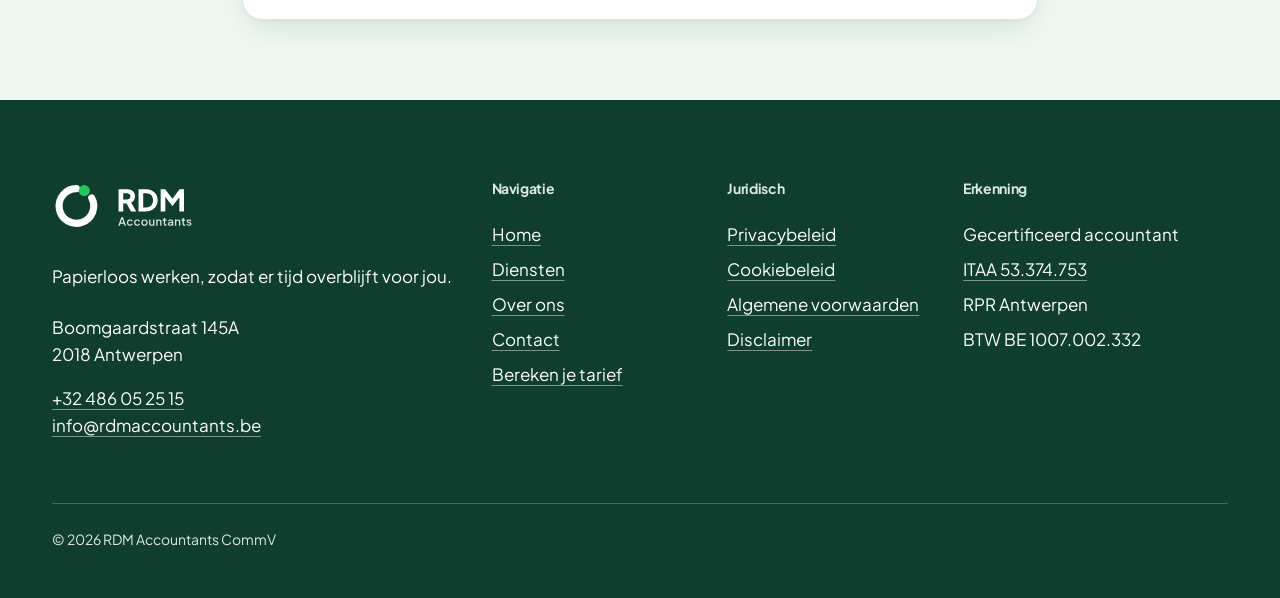
<file: site/cookiebeleid.html>
<!doctype html>
<html lang="nl-BE" class="no-js">
<head>
<meta charset="utf-8">
<meta name="viewport" content="width=device-width, initial-scale=1">
<title>Cookiebeleid | RDM Accountants — Antwerpen</title>
<meta name="description" content="Deze website plaatst geen cookies en gebruikt geen tracking.">
<link rel="canonical" href="https://www.rdmaccountants.be/cookiebeleid.html">

<meta property="og:type" content="website">
<meta property="og:site_name" content="RDM Accountants">
<meta property="og:locale" content="nl_BE">
<meta property="og:url" content="https://www.rdmaccountants.be/cookiebeleid.html">
<meta property="og:title" content="Cookiebeleid | RDM Accountants — Antwerpen">
<meta property="og:description" content="Deze website plaatst geen cookies en gebruikt geen tracking.">
<meta property="og:image" content="https://www.rdmaccountants.be/assets/img/og-default.png">
<meta property="og:image:width" content="1200">
<meta property="og:image:height" content="630">
<meta name="twitter:card" content="summary_large_image">

<meta name="theme-color" content="#14453A">
<link rel="icon" href="assets/img/favicon.svg" type="image/svg+xml">
<link rel="icon" href="assets/img/favicon-32.png" sizes="32x32" type="image/png">
<link rel="icon" href="favicon.ico" sizes="16x16 32x32 48x48">
<link rel="apple-touch-icon" href="assets/img/apple-touch-icon.png">
<link rel="manifest" href="site.webmanifest">

<link rel="preload" href="assets/fonts/plus-jakarta-sans-normal-latin.woff2" as="font" type="font/woff2" crossorigin>
<link rel="stylesheet" href="assets/fonts/fonts.css?v=7840b08d">
<link rel="stylesheet" href="assets/css/style.css?v=4577d378">

<script type="application/ld+json">
{
  "@context": "https://schema.org",
  "@type": "AccountingService",
  "@id": "https://www.rdmaccountants.be/#organisatie",
  "name": "RDM Accountants",
  "legalName": "RDM Accountants CommV",
  "description": "Gecertificeerd accountantskantoor in Antwerpen. Papierloos werken, zodat er tijd overblijft voor jou.",
  "url": "https://www.rdmaccountants.be/",
  "email": "info@rdmaccountants.be",
  "telephone": "+32 486 05 25 15",
  "vatID": "BE1007002332",
  "identifier": {
    "@type": "PropertyValue",
    "name": "ITAA",
    "value": "53.374.753"
  },
  "address": {
    "@type": "PostalAddress",
    "streetAddress": "Boomgaardstraat 145A",
    "postalCode": "2018",
    "addressLocality": "Antwerpen",
    "addressCountry": "BE"
  },
  "geo": {
    "@type": "GeoCoordinates",
    "latitude": 51.2012948,
    "longitude": 4.4261101
  },
  "areaServed": {
    "@type": "City",
    "name": "Antwerpen"
  },
  "knowsLanguage": [
    "nl-BE"
  ],
  "image": "https://www.rdmaccountants.be/assets/img/og-default.png"
}
</script>
<script>document.documentElement.classList.replace('no-js','js');</script>
</head>

<body>

<a class="skip-link" href="#main">Naar de inhoud</a>

<header class="header">
  <div class="container">
    <a class="logo" href="index.html" aria-label="RDM Accountants, naar de homepage">
      <svg viewBox="0 0 182 66" aria-hidden="true" focusable="false"><path d="M50.42 22.67A22 22 0 1 1 31.00 11.00" fill="none" stroke="#0F3D2E" stroke-width="9" stroke-linecap="round"/><circle cx="40.99" cy="13.40" r="7.02" fill="#22C55E"/><path d="M84.508 40.0V11.690000000000001H95.338Q98.264 11.690000000000001 100.525 12.716000000000001Q102.786 13.742 104.078 15.756Q105.37 17.77 105.37 20.734Q105.37 23.622 104.04 25.655Q102.71000000000001 27.688000000000002 100.468 28.714L106.928 40.0H100.316L93.324 27.498L97.124 29.740000000000002H90.398V40.0ZM90.398 24.61H95.376Q96.63 24.61 97.542 24.116Q98.45400000000001 23.622 98.96700000000001 22.747999999999998Q99.48 21.874 99.48 20.734Q99.48 19.556 98.96700000000001 18.682000000000002Q98.45400000000001 17.808 97.542 17.314Q96.63 16.82 95.376 16.82H90.398ZM109.854 40.0V11.690000000000001H119.08800000000001Q123.67411636363636 11.690000000000001 127.06205818181817 13.514000000000001Q130.45 15.338000000000001 132.312 18.53Q134.174 21.722 134.174 25.844079295154184Q134.174 29.93 132.312 33.141000000000005Q130.45 36.352000000000004 127.06205818181817 38.176Q123.67411636363636 40.0 119.08800000000001 40.0ZM115.744 34.87H119.24000000000001Q121.99930188679245 34.87 124.02065094339622 33.748999999999995Q126.042 32.628 127.163 30.597645569620255Q128.284 28.567291139240506 128.284 25.80964556962025Q128.284 23.052 127.16435714285714 21.04021359223301Q126.04471428571429 19.02842718446602 124.02935714285715 17.92421359223301Q122.01400000000001 16.82 119.24000000000001 16.82H115.744ZM137.936 40.0V11.690000000000001H143.636L154.238 25.75H151.578L161.876 11.690000000000001H167.576V40.0H161.686V18.188L164.042 18.72L153.136 32.78H152.376L141.85 18.72L143.826 18.188V40.0Z" fill="#13201B"/><path d="M84.1595 58.0 87.9585 47.1975H90.0755L93.8745 58.0H92.04025L91.21375 55.5785H86.82025L85.9865 58.0ZM87.3205 54.056H90.699L88.77775 48.400999999999996H89.25625ZM99.06025 58.174Q97.893 58.174 96.983125 57.633875Q96.07325 57.09375 95.54762500000001 56.162125Q95.022 55.2305 95.022 54.06325Q95.022 52.896 95.54400000000001 51.971625Q96.066 51.04725 96.9795 50.514375Q97.893 49.9815 99.06025 49.9815Q99.865 49.9815 100.561 50.26425Q101.257 50.547 101.77175 51.04Q102.2865 51.533 102.52575 52.19275L101.09025 52.8525Q100.84375 52.2435 100.303625 51.87375Q99.7635 51.504 99.06025 51.504Q98.39325 51.504 97.864 51.833875Q97.33475 52.16375 97.03025 52.747375000000005Q96.72575 53.331 96.72575 54.07775Q96.72575 54.81725 97.03025 55.400875Q97.33475 55.9845 97.864 56.318Q98.39325 56.6515 99.06025 56.6515Q99.77075 56.6515 100.30362500000001 56.28175Q100.8365 55.912 101.09025 55.2885L102.52575 55.97Q102.29375 56.60075 101.779 57.101Q101.26425 57.60125 100.56825 57.887625Q99.87225 58.174 99.06025 58.174ZM108.19725 58.174Q107.03 58.174 106.120125 57.633875Q105.21025 57.09375 104.68462500000001 56.162125Q104.159 55.2305 104.159 54.06325Q104.159 52.896 104.68100000000001 51.971625Q105.203 51.04725 106.1165 50.514375Q107.03 49.9815 108.19725 49.9815Q109.002 49.9815 109.69800000000001 50.26425Q110.394 50.547 110.90875 51.04Q111.4235 51.533 111.66275 52.19275L110.22725 52.8525Q109.98075 52.2435 109.440625 51.87375Q108.9005 51.504 108.19725 51.504Q107.53025 51.504 107.001 51.833875Q106.47175 52.16375 106.16725 52.747375000000005Q105.86275 53.331 105.86275 54.07775Q105.86275 54.81725 106.16725 55.400875Q106.47175 55.9845 107.001 56.318Q107.53025 56.6515 108.19725 56.6515Q108.90775000000001 56.6515 109.44062500000001 56.28175Q109.9735 55.912 110.22725 55.2885L111.66275 55.97Q111.43075 56.60075 110.916 57.101Q110.40125 57.60125 109.70525 57.887625Q109.00925 58.174 108.19725 58.174ZM117.3995 58.174Q116.26125 58.174 115.329625 57.641125Q114.398 57.10825 113.84700000000001 56.18025Q113.296 55.25225 113.296 54.0705Q113.296 52.88875 113.84337500000001 51.968Q114.39075 51.04725 115.31875 50.514375Q116.24675 49.9815 117.3995 49.9815Q118.55225 49.9815 119.476625 50.51075Q120.401 51.04 120.94475 51.960750000000004Q121.4885 52.8815 121.4885 54.0705Q121.4885 55.2595 120.933875 56.1875Q120.37925 57.1155 119.454875 57.64475Q118.5305 58.174 117.3995 58.174ZM117.3995 56.6515Q118.08825 56.6515 118.62475 56.318Q119.16125 55.9845 119.473 55.39725Q119.78475 54.81 119.78475 54.0705Q119.78475 53.331 119.473 52.754625000000004Q119.16125 52.17825 118.62475 51.841125Q118.08825 51.504 117.3995 51.504Q116.71075 51.504 116.170625 51.841125Q115.6305 52.17825 115.315125 52.754625000000004Q114.99975 53.331 114.99975 54.0705Q114.99975 54.81 115.315125 55.39725Q115.6305 55.9845 116.170625 56.318Q116.71075 56.6515 117.3995 56.6515ZM126.232 58.174Q125.3475 58.174 124.676875 57.77525Q124.00625000000001 57.3765 123.64012500000001 56.662375Q123.274 55.94825 123.274 55.00575V50.1555H124.90525V54.8535Q124.90525 55.39 125.12275 55.796Q125.34025 56.202 125.735375 56.42675Q126.1305 56.6515 126.638 56.6515Q127.15275 56.6515 127.547875 56.423125Q127.943 56.19475 128.164125 55.774249999999995Q128.38525 55.35375 128.38525 54.781V50.1555H130.0165V58.0H128.45775V56.463L128.639 56.666Q128.3635 57.39825 127.721875 57.786125Q127.08025 58.174 126.232 58.174ZM132.2805 58.0V50.1555H133.83925V51.6925L133.658 51.4895Q133.94075 50.75725 134.57875 50.369375Q135.21675 49.9815 136.065 49.9815Q136.92775 49.9815 137.59475 50.3585Q138.26175 50.7355 138.64237500000002 51.4025Q139.023 52.0695 139.023 52.934441860465114V58.0H137.39175V53.3745Q137.39175 52.78725 137.17425 52.373999999999995Q136.95675 51.96075 136.564575 51.732375Q136.17239999999998 51.504 135.66195 51.504Q135.1515 51.504 134.75275 51.732375Q134.35399999999998 51.96075 134.13287499999998 52.377624999999995Q133.91174999999998 52.7945 133.91174999999998 53.3745V58.0ZM144.5205 58.087Q143.28075 58.087 142.602875 57.394625000000005Q141.925 56.70225 141.925 55.44075V51.64175H140.54025000000001V50.1555H140.75775000000002Q141.30875 50.1555 141.616875 49.840125Q141.925 49.52475 141.925 48.973749999999995V48.3575H143.55625V50.1555H145.33975V51.64175H143.55625V55.36825Q143.55625 55.767 143.68675000000002 56.04975Q143.81725 56.3325 144.11087500000002 56.484750000000005Q144.4045 56.637 144.8685 56.637Q144.97725 56.637 145.12225 56.6225Q145.26725 56.608 145.39775 56.5935V58.0Q145.202 58.03625 144.9555 58.06162500000001Q144.709 58.087 144.5205 58.087ZM149.699 58.174Q148.9015 58.174 148.29975000000002 57.894875Q147.698 57.61575 147.36450000000002 57.111875Q147.031 56.608 147.031 55.93375Q147.031 55.29575 147.31375 54.78825Q147.5965 54.28075 148.187375 53.93275Q148.77825 53.58475 149.67725000000002 53.439750000000004L152.4105 52.99025V54.28075L150.0035 54.694Q149.351 54.81 149.04287499999998 55.110875Q148.73475 55.41175 148.73475 55.87575Q148.73475 56.318 149.07912499999998 56.60075Q149.4235 56.8835 149.95275 56.8835Q150.61975 56.8835 151.12 56.597125Q151.62025 56.31075 151.89937500000002 55.821375Q152.1785 55.332 152.1785 54.7375V52.722Q152.1785 52.14925 151.747125 51.7795Q151.31575 51.40975 150.60525 51.40975Q149.96 51.40975 149.47062499999998 51.746875Q148.98125 52.084 148.74925 52.62775L147.38625 51.94625Q147.611 51.36625 148.10037499999999 50.924Q148.58975 50.48175 149.2495 50.231624999999994Q149.90925000000001 49.9815 150.656 49.9815Q151.584 49.9815 152.298125 50.329499999999996Q153.01225 50.6775 153.411 51.29375Q153.80975 51.91 153.80975 52.722V58.0H152.251V56.58625L152.57725 56.6225Q152.30175 57.101 151.877625 57.449Q151.4535 57.797 150.906125 57.9855Q150.35875000000001 58.174 149.699 58.174ZM156.081 58.0V50.1555H157.63975V51.6925L157.4585 51.4895Q157.74125 50.75725 158.37925 50.369375Q159.01725 49.9815 159.8655 49.9815Q160.72825 49.9815 161.39525 50.3585Q162.06225 50.7355 162.44287500000002 51.4025Q162.8235 52.0695 162.8235 52.934441860465114V58.0H161.19225V53.3745Q161.19225 52.78725 160.97475 52.373999999999995Q160.75725 51.96075 160.365075 51.732375Q159.97289999999998 51.504 159.46245 51.504Q158.952 51.504 158.55325 51.732375Q158.15449999999998 51.96075 157.93337499999998 52.377624999999995Q157.71224999999998 52.7945 157.71224999999998 53.3745V58.0ZM168.321 58.087Q167.08125 58.087 166.403375 57.394625000000005Q165.7255 56.70225 165.7255 55.44075V51.64175H164.34075V50.1555H164.55825000000002Q165.10925 50.1555 165.417375 49.840125Q165.7255 49.52475 165.7255 48.973749999999995V48.3575H167.35675V50.1555H169.14025V51.64175H167.35675V55.36825Q167.35675 55.767 167.48725000000002 56.04975Q167.61775 56.3325 167.91137500000002 56.484750000000005Q168.205 56.637 168.669 56.637Q168.77775 56.637 168.92275 56.6225Q169.06775 56.608 169.19825 56.5935V58.0Q169.0025 58.03625 168.756 58.06162500000001Q168.5095 58.087 168.321 58.087ZM174.0505 58.174Q172.83975 58.174 171.937125 57.583124999999995Q171.0345 56.99225 170.672 55.9845L171.92625 55.39Q172.24525 56.06425 172.80712499999998 56.45575Q173.369 56.84725 174.0505 56.84725Q174.6305 56.84725 174.993 56.582625Q175.3555 56.318 175.3555 55.87575Q175.3555 55.58575 175.196 55.4045Q175.0365 55.22325 174.79725 55.10725Q174.558 54.99125 174.3115 54.926L173.079 54.578Q172.05675 54.288 171.5565 53.704375Q171.05625 53.12075 171.05625 52.33775Q171.05625 51.627250000000004 171.41875 51.098Q171.78125 50.56875 172.41925 50.275125Q173.05725 49.9815 173.862 49.9815Q174.935 49.9815 175.776 50.51075Q176.617 51.04 176.965 51.98975L175.69625 52.58425Q175.46425 52.0115 174.964 51.678Q174.46375 51.3445 173.84025 51.3445Q173.30375 51.3445 172.98837500000002 51.59824999999999Q172.673 51.852 172.673 52.258Q172.673 52.533500000000004 172.81799999999998 52.71475Q172.963 52.896 173.195 53.00475Q173.427 53.1135 173.6735 53.186L174.9495 53.563Q175.91375 53.84575 176.43937499999998 54.429375Q176.965 55.013 176.965 55.83225Q176.965 56.521 176.59525000000002 57.050250000000005Q176.2255 57.5795 175.573 57.87675Q174.9205 58.174 174.0505 58.174Z" fill="#56645F"/></svg>
    </a>

    <a class="btn btn--primary header-cta" href="tarief.html">Bereken je tarief</a>
    <button class="nav-toggle" type="button" aria-expanded="false" aria-controls="nav">Menu</button>

    <nav class="nav" id="nav" aria-label="Hoofdnavigatie">
      <button class="nav-close" type="button">Sluiten</button>
      <a href="index.html">Home</a>
      <a href="diensten.html">Diensten</a>
      <a href="over-ons.html">Over ons</a>
      <a href="contact.html">Contact</a>
      <a class="btn btn--primary" href="tarief.html">Bereken je tarief</a>
    </nav>
  </div>
</header>

<main id="main">
  <section class="hero-x hero-x--page">
    <div class="container hero-x__grid">
      <div class="stagger" data-stagger>
        <h1 class="hero-x__title">Cookiebeleid</h1>
        <p class="lead mt-4">Kort verhaal: deze website plaatst geen cookies.</p>
      </div>
      <div class="ill-stage" aria-hidden="true">
        <div class="cookie-card float">
          <span class="cookie-card__icon"><svg viewBox="0 0 64 64"><path d="M32 6a26 26 0 1 0 26 26 8 8 0 0 1-9-8 8 8 0 0 1-8-9 8 8 0 0 1-9-9z"/><circle cx="24" cy="28" r="2.5"/><circle cx="36" cy="40" r="2.5"/><circle cx="22" cy="42" r="2"/><circle cx="40" cy="28" r="1.8"/></svg><i class="cookie-card__slash"></i></span>
          <b class="cookie-card__big">0</b>
          <em>cookies op deze website</em>
          <span class="ill-pill">dus ook geen cookiebanner</span>
        </div>
        <div class="ill-chip ill-chip--a float float--late"><svg viewBox="0 0 24 24"><path d="M12 21s7-6 7-12a7 7 0 0 0-14 0c0 6 7 12 7 12z"/><circle cx="12" cy="9" r="2.5"/></svg><span>De kaart laadt pas na jouw klik</span></div>
      </div>
    </div>
  </section>
  <section class="section-sm band-tint">
    <div class="container narrow">
      <div class="card legal" data-reveal>


        <h2 class="mt-6 mb-3">Wat we niet doen</h2>
        <p>Geen analytische cookies, geen advertentiecookies, geen trackingpixels, geen social media-knoppen die meekijken. De lettertypes staan op onze eigen server in plaats van bij een externe partij, zodat je IP-adres nergens anders terechtkomt. Daarom zie je op deze site ook geen cookiebanner: er valt niets te aanvaarden.</p>

        <h2 class="mt-6 mb-3">De ene uitzondering</h2>
        <p>Op de pagina Over ons staat een kaart van OpenStreetMap. Die laadt pas als je zelf op "Toon de kaart" klikt. Doe je dat, dan gaat je IP-adres naar OpenStreetMap. Klik je niet, dan gebeurt er niets.</p>

        <h2 class="mt-6 mb-3">Wat je browser zelf bewaart</h2>
        <p>De rekentool houdt je antwoorden in het webadres bij, zodat je je resultaat kan bewaren of doorsturen. Dat is geen cookie en het verlaat je browser niet tenzij je de link zelf deelt.</p>

        <p class="mt-6">Meer over persoonsgegevens lees je in ons <a href="privacybeleid.html">privacybeleid</a>.</p>
        <p class="small muted mt-5">Laatst bijgewerkt: <span class="tbd" data-field="juridisch_bijgewerkt">datum</span>.</p>

        <p class="mt-5"><span class="demo-flag" data-note="cookie_geldigheid">Dit beleid klopt zolang er geen analytics of externe scripts worden toegevoegd. Voeg je die later toe, dan is een cookiebanner wél verplicht en moet deze pagina herschreven worden.</span></p>
      </div>
    </div>
  </section>
</main>

<footer class="footer">
  <div class="container">
    <div class="footer__cols">
      <div>
        <span class="footer__logo">
          <svg viewBox="0 0 182 66" role="img" aria-label="RDM Accountants"><path d="M50.42 22.67A22 22 0 1 1 31.00 11.00" fill="none" stroke="#FFFFFF" stroke-width="9" stroke-linecap="round"/><circle cx="40.99" cy="13.40" r="7.02" fill="#22C55E"/><path d="M84.508 40.0V11.690000000000001H95.338Q98.264 11.690000000000001 100.525 12.716000000000001Q102.786 13.742 104.078 15.756Q105.37 17.77 105.37 20.734Q105.37 23.622 104.04 25.655Q102.71000000000001 27.688000000000002 100.468 28.714L106.928 40.0H100.316L93.324 27.498L97.124 29.740000000000002H90.398V40.0ZM90.398 24.61H95.376Q96.63 24.61 97.542 24.116Q98.45400000000001 23.622 98.96700000000001 22.747999999999998Q99.48 21.874 99.48 20.734Q99.48 19.556 98.96700000000001 18.682000000000002Q98.45400000000001 17.808 97.542 17.314Q96.63 16.82 95.376 16.82H90.398ZM109.854 40.0V11.690000000000001H119.08800000000001Q123.67411636363636 11.690000000000001 127.06205818181817 13.514000000000001Q130.45 15.338000000000001 132.312 18.53Q134.174 21.722 134.174 25.844079295154184Q134.174 29.93 132.312 33.141000000000005Q130.45 36.352000000000004 127.06205818181817 38.176Q123.67411636363636 40.0 119.08800000000001 40.0ZM115.744 34.87H119.24000000000001Q121.99930188679245 34.87 124.02065094339622 33.748999999999995Q126.042 32.628 127.163 30.597645569620255Q128.284 28.567291139240506 128.284 25.80964556962025Q128.284 23.052 127.16435714285714 21.04021359223301Q126.04471428571429 19.02842718446602 124.02935714285715 17.92421359223301Q122.01400000000001 16.82 119.24000000000001 16.82H115.744ZM137.936 40.0V11.690000000000001H143.636L154.238 25.75H151.578L161.876 11.690000000000001H167.576V40.0H161.686V18.188L164.042 18.72L153.136 32.78H152.376L141.85 18.72L143.826 18.188V40.0Z" fill="#FFFFFF"/><path d="M84.1595 58.0 87.9585 47.1975H90.0755L93.8745 58.0H92.04025L91.21375 55.5785H86.82025L85.9865 58.0ZM87.3205 54.056H90.699L88.77775 48.400999999999996H89.25625ZM99.06025 58.174Q97.893 58.174 96.983125 57.633875Q96.07325 57.09375 95.54762500000001 56.162125Q95.022 55.2305 95.022 54.06325Q95.022 52.896 95.54400000000001 51.971625Q96.066 51.04725 96.9795 50.514375Q97.893 49.9815 99.06025 49.9815Q99.865 49.9815 100.561 50.26425Q101.257 50.547 101.77175 51.04Q102.2865 51.533 102.52575 52.19275L101.09025 52.8525Q100.84375 52.2435 100.303625 51.87375Q99.7635 51.504 99.06025 51.504Q98.39325 51.504 97.864 51.833875Q97.33475 52.16375 97.03025 52.747375000000005Q96.72575 53.331 96.72575 54.07775Q96.72575 54.81725 97.03025 55.400875Q97.33475 55.9845 97.864 56.318Q98.39325 56.6515 99.06025 56.6515Q99.77075 56.6515 100.30362500000001 56.28175Q100.8365 55.912 101.09025 55.2885L102.52575 55.97Q102.29375 56.60075 101.779 57.101Q101.26425 57.60125 100.56825 57.887625Q99.87225 58.174 99.06025 58.174ZM108.19725 58.174Q107.03 58.174 106.120125 57.633875Q105.21025 57.09375 104.68462500000001 56.162125Q104.159 55.2305 104.159 54.06325Q104.159 52.896 104.68100000000001 51.971625Q105.203 51.04725 106.1165 50.514375Q107.03 49.9815 108.19725 49.9815Q109.002 49.9815 109.69800000000001 50.26425Q110.394 50.547 110.90875 51.04Q111.4235 51.533 111.66275 52.19275L110.22725 52.8525Q109.98075 52.2435 109.440625 51.87375Q108.9005 51.504 108.19725 51.504Q107.53025 51.504 107.001 51.833875Q106.47175 52.16375 106.16725 52.747375000000005Q105.86275 53.331 105.86275 54.07775Q105.86275 54.81725 106.16725 55.400875Q106.47175 55.9845 107.001 56.318Q107.53025 56.6515 108.19725 56.6515Q108.90775000000001 56.6515 109.44062500000001 56.28175Q109.9735 55.912 110.22725 55.2885L111.66275 55.97Q111.43075 56.60075 110.916 57.101Q110.40125 57.60125 109.70525 57.887625Q109.00925 58.174 108.19725 58.174ZM117.3995 58.174Q116.26125 58.174 115.329625 57.641125Q114.398 57.10825 113.84700000000001 56.18025Q113.296 55.25225 113.296 54.0705Q113.296 52.88875 113.84337500000001 51.968Q114.39075 51.04725 115.31875 50.514375Q116.24675 49.9815 117.3995 49.9815Q118.55225 49.9815 119.476625 50.51075Q120.401 51.04 120.94475 51.960750000000004Q121.4885 52.8815 121.4885 54.0705Q121.4885 55.2595 120.933875 56.1875Q120.37925 57.1155 119.454875 57.64475Q118.5305 58.174 117.3995 58.174ZM117.3995 56.6515Q118.08825 56.6515 118.62475 56.318Q119.16125 55.9845 119.473 55.39725Q119.78475 54.81 119.78475 54.0705Q119.78475 53.331 119.473 52.754625000000004Q119.16125 52.17825 118.62475 51.841125Q118.08825 51.504 117.3995 51.504Q116.71075 51.504 116.170625 51.841125Q115.6305 52.17825 115.315125 52.754625000000004Q114.99975 53.331 114.99975 54.0705Q114.99975 54.81 115.315125 55.39725Q115.6305 55.9845 116.170625 56.318Q116.71075 56.6515 117.3995 56.6515ZM126.232 58.174Q125.3475 58.174 124.676875 57.77525Q124.00625000000001 57.3765 123.64012500000001 56.662375Q123.274 55.94825 123.274 55.00575V50.1555H124.90525V54.8535Q124.90525 55.39 125.12275 55.796Q125.34025 56.202 125.735375 56.42675Q126.1305 56.6515 126.638 56.6515Q127.15275 56.6515 127.547875 56.423125Q127.943 56.19475 128.164125 55.774249999999995Q128.38525 55.35375 128.38525 54.781V50.1555H130.0165V58.0H128.45775V56.463L128.639 56.666Q128.3635 57.39825 127.721875 57.786125Q127.08025 58.174 126.232 58.174ZM132.2805 58.0V50.1555H133.83925V51.6925L133.658 51.4895Q133.94075 50.75725 134.57875 50.369375Q135.21675 49.9815 136.065 49.9815Q136.92775 49.9815 137.59475 50.3585Q138.26175 50.7355 138.64237500000002 51.4025Q139.023 52.0695 139.023 52.934441860465114V58.0H137.39175V53.3745Q137.39175 52.78725 137.17425 52.373999999999995Q136.95675 51.96075 136.564575 51.732375Q136.17239999999998 51.504 135.66195 51.504Q135.1515 51.504 134.75275 51.732375Q134.35399999999998 51.96075 134.13287499999998 52.377624999999995Q133.91174999999998 52.7945 133.91174999999998 53.3745V58.0ZM144.5205 58.087Q143.28075 58.087 142.602875 57.394625000000005Q141.925 56.70225 141.925 55.44075V51.64175H140.54025000000001V50.1555H140.75775000000002Q141.30875 50.1555 141.616875 49.840125Q141.925 49.52475 141.925 48.973749999999995V48.3575H143.55625V50.1555H145.33975V51.64175H143.55625V55.36825Q143.55625 55.767 143.68675000000002 56.04975Q143.81725 56.3325 144.11087500000002 56.484750000000005Q144.4045 56.637 144.8685 56.637Q144.97725 56.637 145.12225 56.6225Q145.26725 56.608 145.39775 56.5935V58.0Q145.202 58.03625 144.9555 58.06162500000001Q144.709 58.087 144.5205 58.087ZM149.699 58.174Q148.9015 58.174 148.29975000000002 57.894875Q147.698 57.61575 147.36450000000002 57.111875Q147.031 56.608 147.031 55.93375Q147.031 55.29575 147.31375 54.78825Q147.5965 54.28075 148.187375 53.93275Q148.77825 53.58475 149.67725000000002 53.439750000000004L152.4105 52.99025V54.28075L150.0035 54.694Q149.351 54.81 149.04287499999998 55.110875Q148.73475 55.41175 148.73475 55.87575Q148.73475 56.318 149.07912499999998 56.60075Q149.4235 56.8835 149.95275 56.8835Q150.61975 56.8835 151.12 56.597125Q151.62025 56.31075 151.89937500000002 55.821375Q152.1785 55.332 152.1785 54.7375V52.722Q152.1785 52.14925 151.747125 51.7795Q151.31575 51.40975 150.60525 51.40975Q149.96 51.40975 149.47062499999998 51.746875Q148.98125 52.084 148.74925 52.62775L147.38625 51.94625Q147.611 51.36625 148.10037499999999 50.924Q148.58975 50.48175 149.2495 50.231624999999994Q149.90925000000001 49.9815 150.656 49.9815Q151.584 49.9815 152.298125 50.329499999999996Q153.01225 50.6775 153.411 51.29375Q153.80975 51.91 153.80975 52.722V58.0H152.251V56.58625L152.57725 56.6225Q152.30175 57.101 151.877625 57.449Q151.4535 57.797 150.906125 57.9855Q150.35875000000001 58.174 149.699 58.174ZM156.081 58.0V50.1555H157.63975V51.6925L157.4585 51.4895Q157.74125 50.75725 158.37925 50.369375Q159.01725 49.9815 159.8655 49.9815Q160.72825 49.9815 161.39525 50.3585Q162.06225 50.7355 162.44287500000002 51.4025Q162.8235 52.0695 162.8235 52.934441860465114V58.0H161.19225V53.3745Q161.19225 52.78725 160.97475 52.373999999999995Q160.75725 51.96075 160.365075 51.732375Q159.97289999999998 51.504 159.46245 51.504Q158.952 51.504 158.55325 51.732375Q158.15449999999998 51.96075 157.93337499999998 52.377624999999995Q157.71224999999998 52.7945 157.71224999999998 53.3745V58.0ZM168.321 58.087Q167.08125 58.087 166.403375 57.394625000000005Q165.7255 56.70225 165.7255 55.44075V51.64175H164.34075V50.1555H164.55825000000002Q165.10925 50.1555 165.417375 49.840125Q165.7255 49.52475 165.7255 48.973749999999995V48.3575H167.35675V50.1555H169.14025V51.64175H167.35675V55.36825Q167.35675 55.767 167.48725000000002 56.04975Q167.61775 56.3325 167.91137500000002 56.484750000000005Q168.205 56.637 168.669 56.637Q168.77775 56.637 168.92275 56.6225Q169.06775 56.608 169.19825 56.5935V58.0Q169.0025 58.03625 168.756 58.06162500000001Q168.5095 58.087 168.321 58.087ZM174.0505 58.174Q172.83975 58.174 171.937125 57.583124999999995Q171.0345 56.99225 170.672 55.9845L171.92625 55.39Q172.24525 56.06425 172.80712499999998 56.45575Q173.369 56.84725 174.0505 56.84725Q174.6305 56.84725 174.993 56.582625Q175.3555 56.318 175.3555 55.87575Q175.3555 55.58575 175.196 55.4045Q175.0365 55.22325 174.79725 55.10725Q174.558 54.99125 174.3115 54.926L173.079 54.578Q172.05675 54.288 171.5565 53.704375Q171.05625 53.12075 171.05625 52.33775Q171.05625 51.627250000000004 171.41875 51.098Q171.78125 50.56875 172.41925 50.275125Q173.05725 49.9815 173.862 49.9815Q174.935 49.9815 175.776 50.51075Q176.617 51.04 176.965 51.98975L175.69625 52.58425Q175.46425 52.0115 174.964 51.678Q174.46375 51.3445 173.84025 51.3445Q173.30375 51.3445 172.98837500000002 51.59824999999999Q172.673 51.852 172.673 52.258Q172.673 52.533500000000004 172.81799999999998 52.71475Q172.963 52.896 173.195 53.00475Q173.427 53.1135 173.6735 53.186L174.9495 53.563Q175.91375 53.84575 176.43937499999998 54.429375Q176.965 55.013 176.965 55.83225Q176.965 56.521 176.59525000000002 57.050250000000005Q176.2255 57.5795 175.573 57.87675Q174.9205 58.174 174.0505 58.174Z" fill="#DCE9E1"/></svg>
        </span>
        <p>Papierloos werken, zodat er tijd overblijft voor jou.</p>
        <p class="mt-3">Boomgaardstraat 145A<br>2018 Antwerpen</p>
        <p class="mt-2"><a href="tel:+32486052515">+32 486 05 25 15</a><br>
          <a href="mailto:info@rdmaccountants.be">info@rdmaccountants.be</a></p>
      </div>

      <div>
        <h2>Navigatie</h2>
        <ul>
          <li><a href="index.html">Home</a></li>
          <li><a href="diensten.html">Diensten</a></li>
          <li><a href="over-ons.html">Over ons</a></li>
          <li><a href="contact.html">Contact</a></li>
          <li><a href="tarief.html">Bereken je tarief</a></li>
        </ul>
      </div>

      <div>
        <h2>Juridisch</h2>
        <ul>
          <li><a href="privacybeleid.html">Privacybeleid</a></li>
          <li><a href="cookiebeleid.html">Cookiebeleid</a></li>
          <li><a href="algemene-voorwaarden.html">Algemene voorwaarden</a></li>
          <li><a href="disclaimer.html">Disclaimer</a></li>
        </ul>
      </div>

      <div>
        <h2>Erkenning</h2>
        <ul>
          <li>Gecertificeerd accountant</li>
          <li><a href="https://www.itaa.be/nl/openbaar-register/" rel="noopener">ITAA 53.374.753</a></li>
          <li>RPR Antwerpen</li>
          <li>BTW BE 1007.002.332</li>
        </ul>
      </div>
    </div>

    <div class="footer__bottom">
      <span>&copy; <span data-year>2026</span> RDM Accountants CommV</span>
    </div>
  </div>
</footer>

<script src="assets/js/main.js?v=253925b6" defer></script>
</body>
</html>
</file>
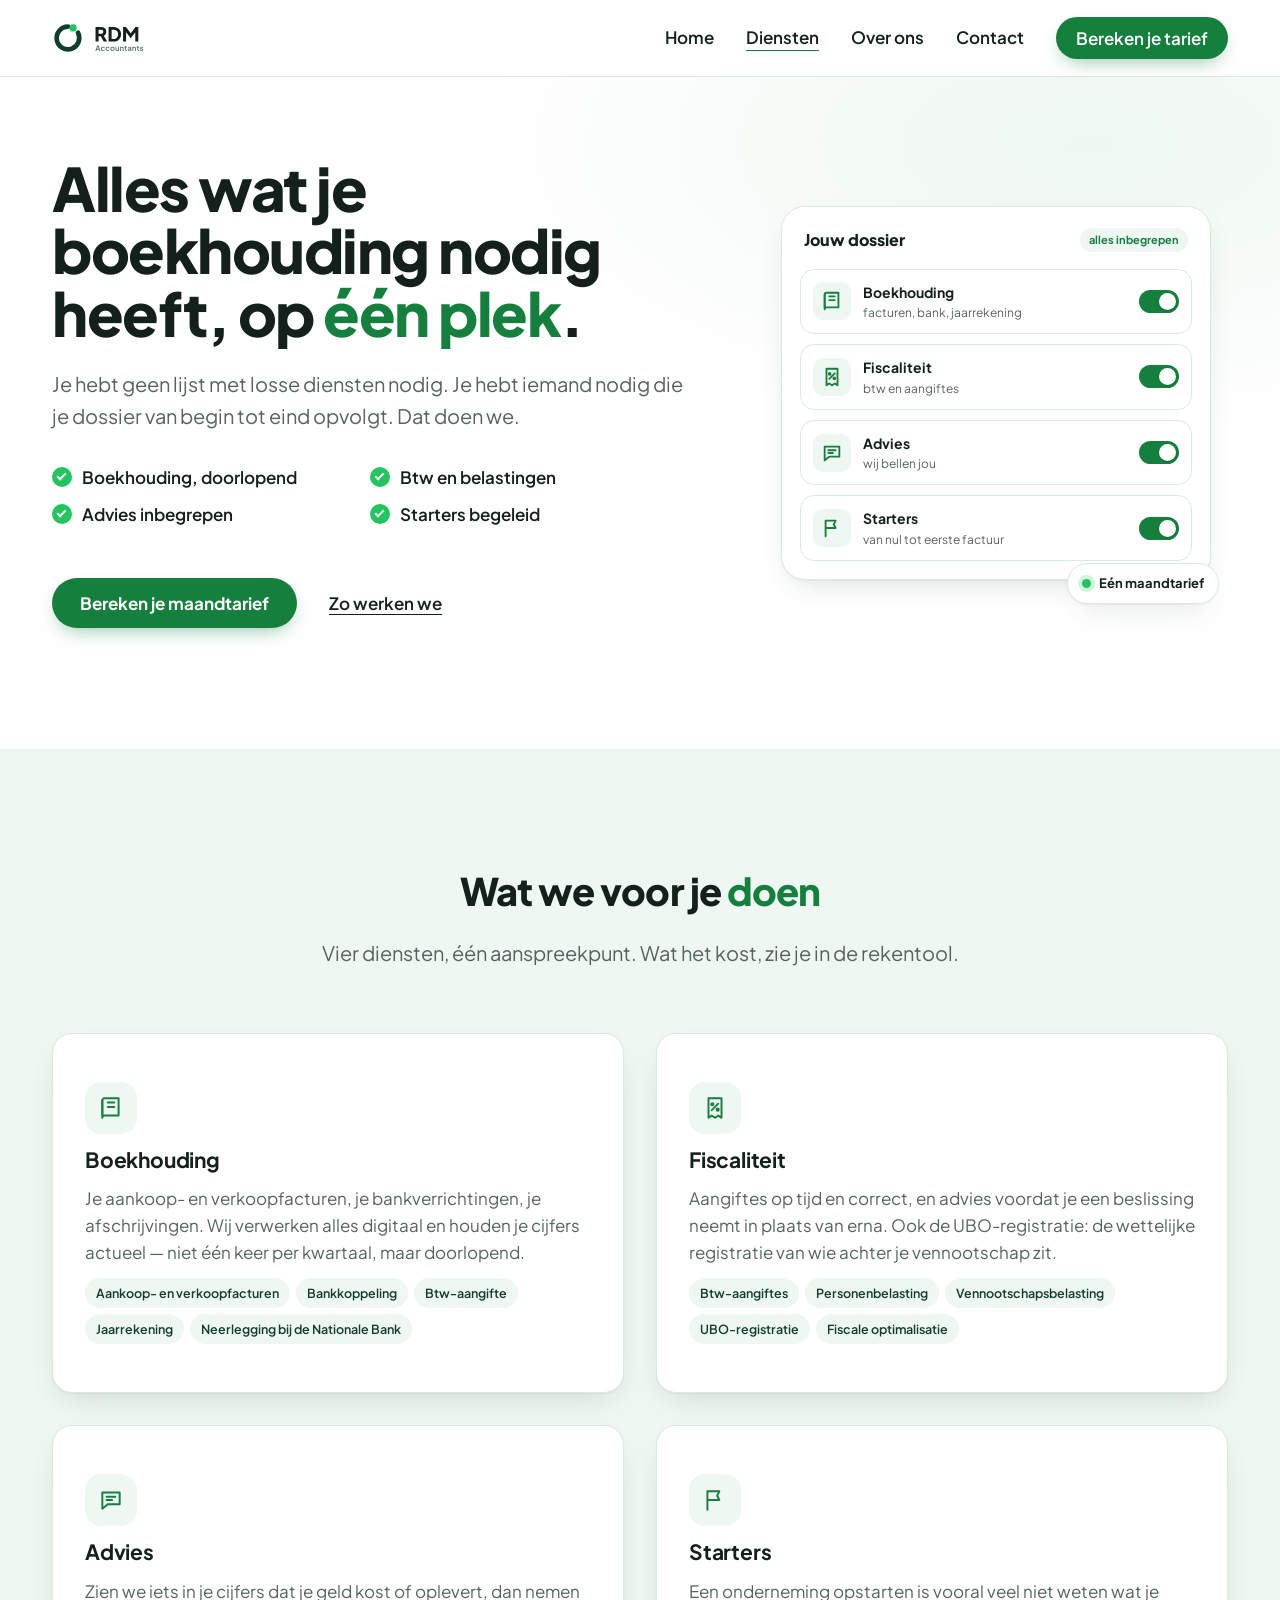
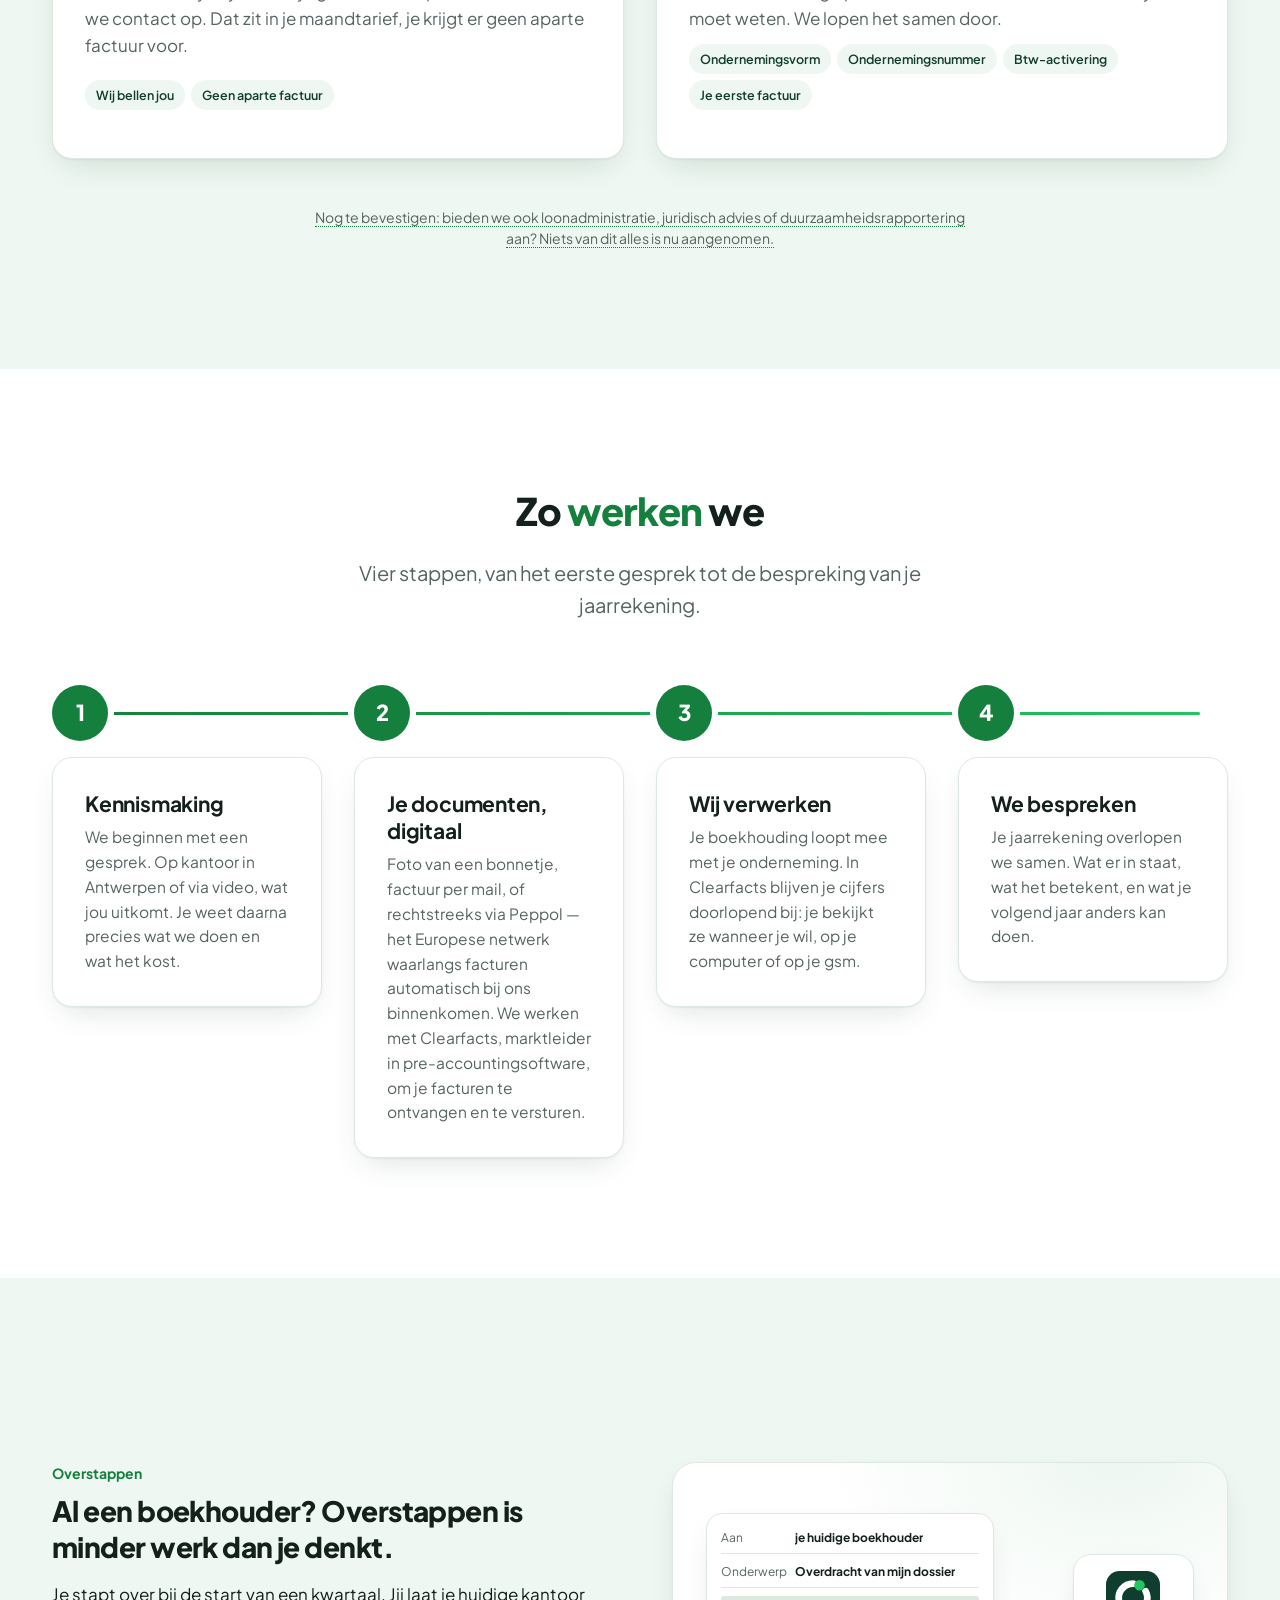
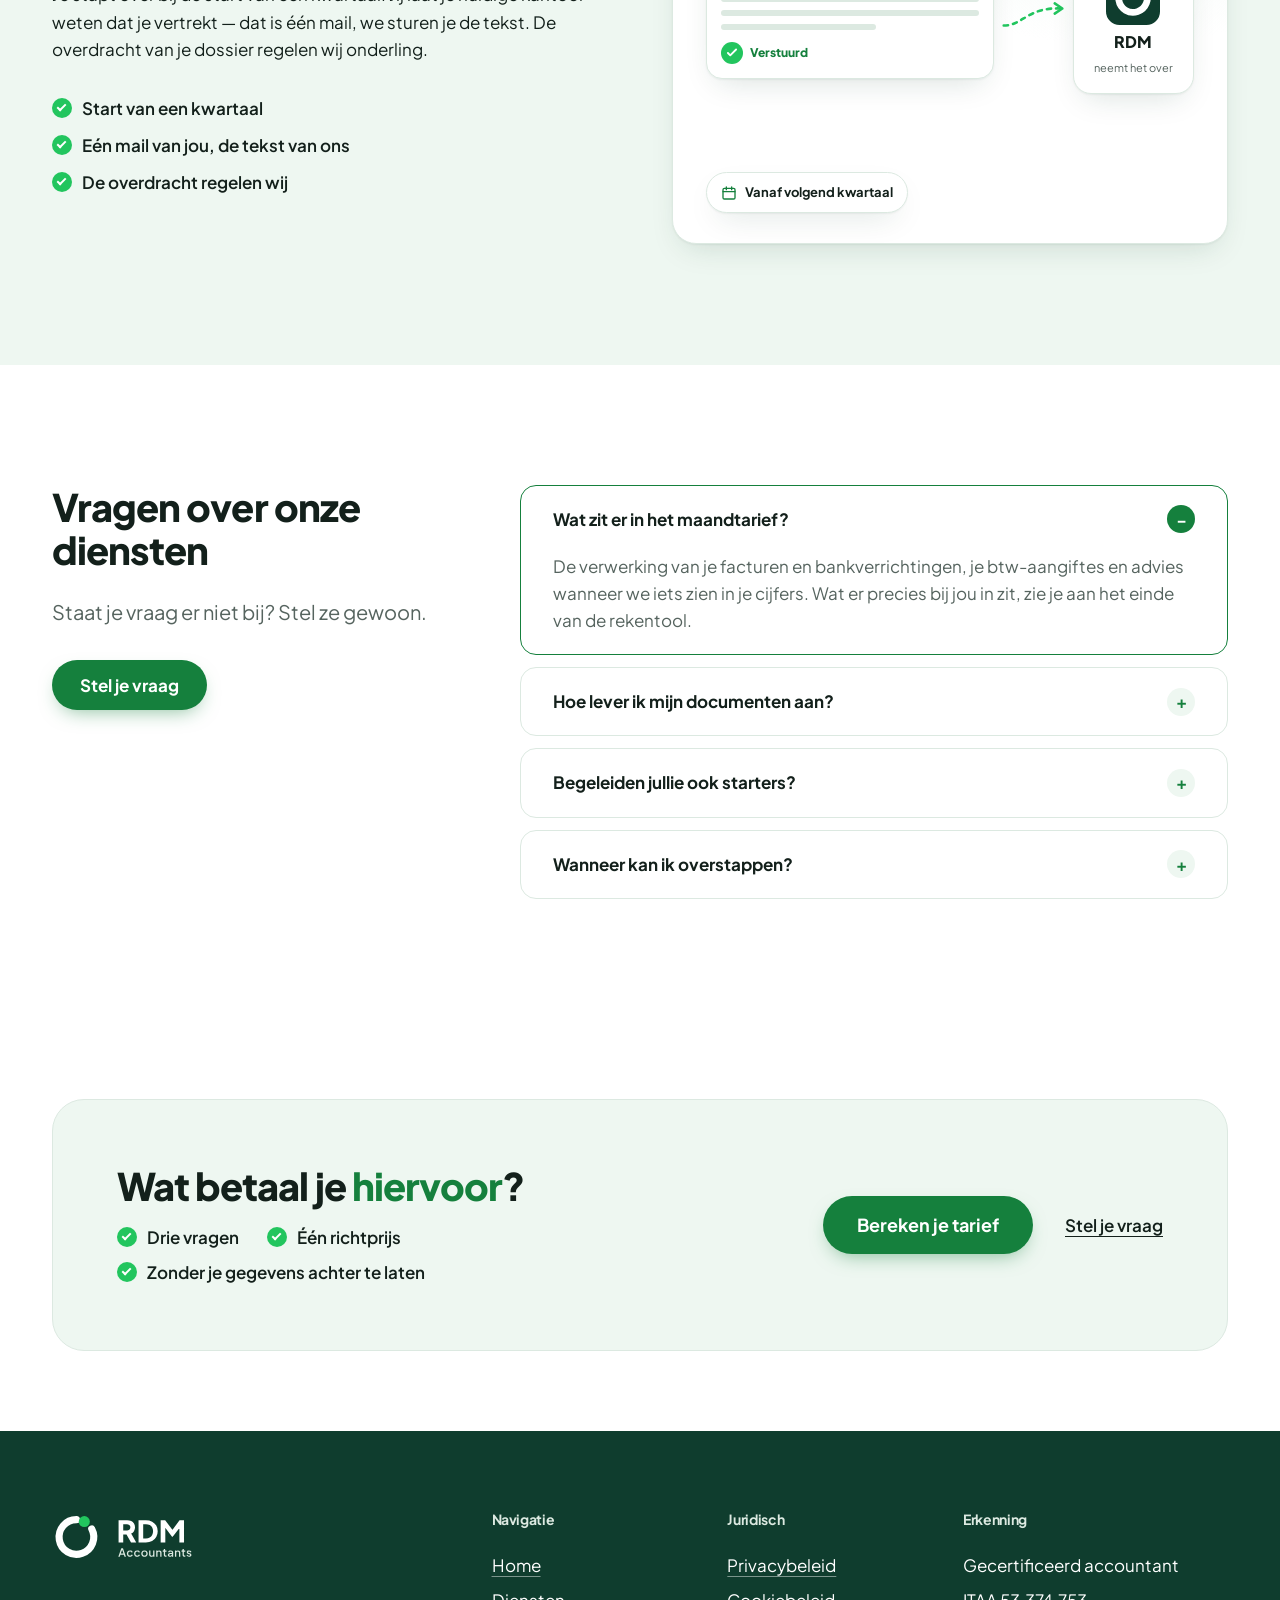
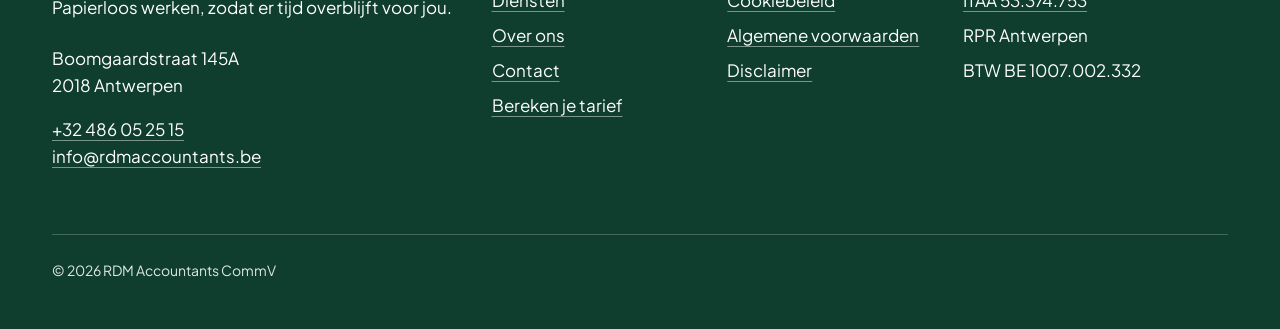
<file: site/diensten.html>
<!doctype html>
<html lang="nl-BE" class="no-js">
<head>
<meta charset="utf-8">
<meta name="viewport" content="width=device-width, initial-scale=1">
<title>Diensten | RDM Accountants — Antwerpen</title>
<meta name="description" content="Boekhouding, fiscaliteit, advies en begeleiding voor starters. Volledig digitaal verwerkt door een gecertificeerd accountantskantoor in Antwerpen.">
<link rel="canonical" href="https://www.rdmaccountants.be/diensten.html">

<meta property="og:type" content="website">
<meta property="og:site_name" content="RDM Accountants">
<meta property="og:locale" content="nl_BE">
<meta property="og:url" content="https://www.rdmaccountants.be/diensten.html">
<meta property="og:title" content="Diensten | RDM Accountants — Antwerpen">
<meta property="og:description" content="Boekhouding, fiscaliteit, advies en begeleiding voor starters. Volledig digitaal verwerkt door een gecertificeerd accountantskantoor in Antwerpen.">
<meta property="og:image" content="https://www.rdmaccountants.be/assets/img/og-default.png">
<meta property="og:image:width" content="1200">
<meta property="og:image:height" content="630">
<meta name="twitter:card" content="summary_large_image">

<meta name="theme-color" content="#14453A">
<link rel="icon" href="assets/img/favicon.svg" type="image/svg+xml">
<link rel="icon" href="assets/img/favicon-32.png" sizes="32x32" type="image/png">
<link rel="icon" href="favicon.ico" sizes="16x16 32x32 48x48">
<link rel="apple-touch-icon" href="assets/img/apple-touch-icon.png">
<link rel="manifest" href="site.webmanifest">

<link rel="preload" href="assets/fonts/plus-jakarta-sans-normal-latin.woff2" as="font" type="font/woff2" crossorigin>
<link rel="stylesheet" href="assets/fonts/fonts.css?v=7840b08d">
<link rel="stylesheet" href="assets/css/style.css?v=4577d378">

<script type="application/ld+json">
{
  "@context": "https://schema.org",
  "@type": "AccountingService",
  "@id": "https://www.rdmaccountants.be/#organisatie",
  "name": "RDM Accountants",
  "legalName": "RDM Accountants CommV",
  "description": "Gecertificeerd accountantskantoor in Antwerpen. Papierloos werken, zodat er tijd overblijft voor jou.",
  "url": "https://www.rdmaccountants.be/",
  "email": "info@rdmaccountants.be",
  "telephone": "+32 486 05 25 15",
  "vatID": "BE1007002332",
  "identifier": {
    "@type": "PropertyValue",
    "name": "ITAA",
    "value": "53.374.753"
  },
  "address": {
    "@type": "PostalAddress",
    "streetAddress": "Boomgaardstraat 145A",
    "postalCode": "2018",
    "addressLocality": "Antwerpen",
    "addressCountry": "BE"
  },
  "geo": {
    "@type": "GeoCoordinates",
    "latitude": 51.2012948,
    "longitude": 4.4261101
  },
  "areaServed": {
    "@type": "City",
    "name": "Antwerpen"
  },
  "knowsLanguage": [
    "nl-BE"
  ],
  "image": "https://www.rdmaccountants.be/assets/img/og-default.png"
}
</script>
<script>document.documentElement.classList.replace('no-js','js');</script>
</head>
<body>

<a class="skip-link" href="#main">Naar de inhoud</a>

<header class="header">
  <div class="container">
    <a class="logo" href="index.html" aria-label="RDM Accountants, naar de homepage">
      <svg viewBox="0 0 182 66" aria-hidden="true" focusable="false"><path d="M50.42 22.67A22 22 0 1 1 31.00 11.00" fill="none" stroke="#0F3D2E" stroke-width="9" stroke-linecap="round"/><circle cx="40.99" cy="13.40" r="7.02" fill="#22C55E"/><path d="M84.508 40.0V11.690000000000001H95.338Q98.264 11.690000000000001 100.525 12.716000000000001Q102.786 13.742 104.078 15.756Q105.37 17.77 105.37 20.734Q105.37 23.622 104.04 25.655Q102.71000000000001 27.688000000000002 100.468 28.714L106.928 40.0H100.316L93.324 27.498L97.124 29.740000000000002H90.398V40.0ZM90.398 24.61H95.376Q96.63 24.61 97.542 24.116Q98.45400000000001 23.622 98.96700000000001 22.747999999999998Q99.48 21.874 99.48 20.734Q99.48 19.556 98.96700000000001 18.682000000000002Q98.45400000000001 17.808 97.542 17.314Q96.63 16.82 95.376 16.82H90.398ZM109.854 40.0V11.690000000000001H119.08800000000001Q123.67411636363636 11.690000000000001 127.06205818181817 13.514000000000001Q130.45 15.338000000000001 132.312 18.53Q134.174 21.722 134.174 25.844079295154184Q134.174 29.93 132.312 33.141000000000005Q130.45 36.352000000000004 127.06205818181817 38.176Q123.67411636363636 40.0 119.08800000000001 40.0ZM115.744 34.87H119.24000000000001Q121.99930188679245 34.87 124.02065094339622 33.748999999999995Q126.042 32.628 127.163 30.597645569620255Q128.284 28.567291139240506 128.284 25.80964556962025Q128.284 23.052 127.16435714285714 21.04021359223301Q126.04471428571429 19.02842718446602 124.02935714285715 17.92421359223301Q122.01400000000001 16.82 119.24000000000001 16.82H115.744ZM137.936 40.0V11.690000000000001H143.636L154.238 25.75H151.578L161.876 11.690000000000001H167.576V40.0H161.686V18.188L164.042 18.72L153.136 32.78H152.376L141.85 18.72L143.826 18.188V40.0Z" fill="#13201B"/><path d="M84.1595 58.0 87.9585 47.1975H90.0755L93.8745 58.0H92.04025L91.21375 55.5785H86.82025L85.9865 58.0ZM87.3205 54.056H90.699L88.77775 48.400999999999996H89.25625ZM99.06025 58.174Q97.893 58.174 96.983125 57.633875Q96.07325 57.09375 95.54762500000001 56.162125Q95.022 55.2305 95.022 54.06325Q95.022 52.896 95.54400000000001 51.971625Q96.066 51.04725 96.9795 50.514375Q97.893 49.9815 99.06025 49.9815Q99.865 49.9815 100.561 50.26425Q101.257 50.547 101.77175 51.04Q102.2865 51.533 102.52575 52.19275L101.09025 52.8525Q100.84375 52.2435 100.303625 51.87375Q99.7635 51.504 99.06025 51.504Q98.39325 51.504 97.864 51.833875Q97.33475 52.16375 97.03025 52.747375000000005Q96.72575 53.331 96.72575 54.07775Q96.72575 54.81725 97.03025 55.400875Q97.33475 55.9845 97.864 56.318Q98.39325 56.6515 99.06025 56.6515Q99.77075 56.6515 100.30362500000001 56.28175Q100.8365 55.912 101.09025 55.2885L102.52575 55.97Q102.29375 56.60075 101.779 57.101Q101.26425 57.60125 100.56825 57.887625Q99.87225 58.174 99.06025 58.174ZM108.19725 58.174Q107.03 58.174 106.120125 57.633875Q105.21025 57.09375 104.68462500000001 56.162125Q104.159 55.2305 104.159 54.06325Q104.159 52.896 104.68100000000001 51.971625Q105.203 51.04725 106.1165 50.514375Q107.03 49.9815 108.19725 49.9815Q109.002 49.9815 109.69800000000001 50.26425Q110.394 50.547 110.90875 51.04Q111.4235 51.533 111.66275 52.19275L110.22725 52.8525Q109.98075 52.2435 109.440625 51.87375Q108.9005 51.504 108.19725 51.504Q107.53025 51.504 107.001 51.833875Q106.47175 52.16375 106.16725 52.747375000000005Q105.86275 53.331 105.86275 54.07775Q105.86275 54.81725 106.16725 55.400875Q106.47175 55.9845 107.001 56.318Q107.53025 56.6515 108.19725 56.6515Q108.90775000000001 56.6515 109.44062500000001 56.28175Q109.9735 55.912 110.22725 55.2885L111.66275 55.97Q111.43075 56.60075 110.916 57.101Q110.40125 57.60125 109.70525 57.887625Q109.00925 58.174 108.19725 58.174ZM117.3995 58.174Q116.26125 58.174 115.329625 57.641125Q114.398 57.10825 113.84700000000001 56.18025Q113.296 55.25225 113.296 54.0705Q113.296 52.88875 113.84337500000001 51.968Q114.39075 51.04725 115.31875 50.514375Q116.24675 49.9815 117.3995 49.9815Q118.55225 49.9815 119.476625 50.51075Q120.401 51.04 120.94475 51.960750000000004Q121.4885 52.8815 121.4885 54.0705Q121.4885 55.2595 120.933875 56.1875Q120.37925 57.1155 119.454875 57.64475Q118.5305 58.174 117.3995 58.174ZM117.3995 56.6515Q118.08825 56.6515 118.62475 56.318Q119.16125 55.9845 119.473 55.39725Q119.78475 54.81 119.78475 54.0705Q119.78475 53.331 119.473 52.754625000000004Q119.16125 52.17825 118.62475 51.841125Q118.08825 51.504 117.3995 51.504Q116.71075 51.504 116.170625 51.841125Q115.6305 52.17825 115.315125 52.754625000000004Q114.99975 53.331 114.99975 54.0705Q114.99975 54.81 115.315125 55.39725Q115.6305 55.9845 116.170625 56.318Q116.71075 56.6515 117.3995 56.6515ZM126.232 58.174Q125.3475 58.174 124.676875 57.77525Q124.00625000000001 57.3765 123.64012500000001 56.662375Q123.274 55.94825 123.274 55.00575V50.1555H124.90525V54.8535Q124.90525 55.39 125.12275 55.796Q125.34025 56.202 125.735375 56.42675Q126.1305 56.6515 126.638 56.6515Q127.15275 56.6515 127.547875 56.423125Q127.943 56.19475 128.164125 55.774249999999995Q128.38525 55.35375 128.38525 54.781V50.1555H130.0165V58.0H128.45775V56.463L128.639 56.666Q128.3635 57.39825 127.721875 57.786125Q127.08025 58.174 126.232 58.174ZM132.2805 58.0V50.1555H133.83925V51.6925L133.658 51.4895Q133.94075 50.75725 134.57875 50.369375Q135.21675 49.9815 136.065 49.9815Q136.92775 49.9815 137.59475 50.3585Q138.26175 50.7355 138.64237500000002 51.4025Q139.023 52.0695 139.023 52.934441860465114V58.0H137.39175V53.3745Q137.39175 52.78725 137.17425 52.373999999999995Q136.95675 51.96075 136.564575 51.732375Q136.17239999999998 51.504 135.66195 51.504Q135.1515 51.504 134.75275 51.732375Q134.35399999999998 51.96075 134.13287499999998 52.377624999999995Q133.91174999999998 52.7945 133.91174999999998 53.3745V58.0ZM144.5205 58.087Q143.28075 58.087 142.602875 57.394625000000005Q141.925 56.70225 141.925 55.44075V51.64175H140.54025000000001V50.1555H140.75775000000002Q141.30875 50.1555 141.616875 49.840125Q141.925 49.52475 141.925 48.973749999999995V48.3575H143.55625V50.1555H145.33975V51.64175H143.55625V55.36825Q143.55625 55.767 143.68675000000002 56.04975Q143.81725 56.3325 144.11087500000002 56.484750000000005Q144.4045 56.637 144.8685 56.637Q144.97725 56.637 145.12225 56.6225Q145.26725 56.608 145.39775 56.5935V58.0Q145.202 58.03625 144.9555 58.06162500000001Q144.709 58.087 144.5205 58.087ZM149.699 58.174Q148.9015 58.174 148.29975000000002 57.894875Q147.698 57.61575 147.36450000000002 57.111875Q147.031 56.608 147.031 55.93375Q147.031 55.29575 147.31375 54.78825Q147.5965 54.28075 148.187375 53.93275Q148.77825 53.58475 149.67725000000002 53.439750000000004L152.4105 52.99025V54.28075L150.0035 54.694Q149.351 54.81 149.04287499999998 55.110875Q148.73475 55.41175 148.73475 55.87575Q148.73475 56.318 149.07912499999998 56.60075Q149.4235 56.8835 149.95275 56.8835Q150.61975 56.8835 151.12 56.597125Q151.62025 56.31075 151.89937500000002 55.821375Q152.1785 55.332 152.1785 54.7375V52.722Q152.1785 52.14925 151.747125 51.7795Q151.31575 51.40975 150.60525 51.40975Q149.96 51.40975 149.47062499999998 51.746875Q148.98125 52.084 148.74925 52.62775L147.38625 51.94625Q147.611 51.36625 148.10037499999999 50.924Q148.58975 50.48175 149.2495 50.231624999999994Q149.90925000000001 49.9815 150.656 49.9815Q151.584 49.9815 152.298125 50.329499999999996Q153.01225 50.6775 153.411 51.29375Q153.80975 51.91 153.80975 52.722V58.0H152.251V56.58625L152.57725 56.6225Q152.30175 57.101 151.877625 57.449Q151.4535 57.797 150.906125 57.9855Q150.35875000000001 58.174 149.699 58.174ZM156.081 58.0V50.1555H157.63975V51.6925L157.4585 51.4895Q157.74125 50.75725 158.37925 50.369375Q159.01725 49.9815 159.8655 49.9815Q160.72825 49.9815 161.39525 50.3585Q162.06225 50.7355 162.44287500000002 51.4025Q162.8235 52.0695 162.8235 52.934441860465114V58.0H161.19225V53.3745Q161.19225 52.78725 160.97475 52.373999999999995Q160.75725 51.96075 160.365075 51.732375Q159.97289999999998 51.504 159.46245 51.504Q158.952 51.504 158.55325 51.732375Q158.15449999999998 51.96075 157.93337499999998 52.377624999999995Q157.71224999999998 52.7945 157.71224999999998 53.3745V58.0ZM168.321 58.087Q167.08125 58.087 166.403375 57.394625000000005Q165.7255 56.70225 165.7255 55.44075V51.64175H164.34075V50.1555H164.55825000000002Q165.10925 50.1555 165.417375 49.840125Q165.7255 49.52475 165.7255 48.973749999999995V48.3575H167.35675V50.1555H169.14025V51.64175H167.35675V55.36825Q167.35675 55.767 167.48725000000002 56.04975Q167.61775 56.3325 167.91137500000002 56.484750000000005Q168.205 56.637 168.669 56.637Q168.77775 56.637 168.92275 56.6225Q169.06775 56.608 169.19825 56.5935V58.0Q169.0025 58.03625 168.756 58.06162500000001Q168.5095 58.087 168.321 58.087ZM174.0505 58.174Q172.83975 58.174 171.937125 57.583124999999995Q171.0345 56.99225 170.672 55.9845L171.92625 55.39Q172.24525 56.06425 172.80712499999998 56.45575Q173.369 56.84725 174.0505 56.84725Q174.6305 56.84725 174.993 56.582625Q175.3555 56.318 175.3555 55.87575Q175.3555 55.58575 175.196 55.4045Q175.0365 55.22325 174.79725 55.10725Q174.558 54.99125 174.3115 54.926L173.079 54.578Q172.05675 54.288 171.5565 53.704375Q171.05625 53.12075 171.05625 52.33775Q171.05625 51.627250000000004 171.41875 51.098Q171.78125 50.56875 172.41925 50.275125Q173.05725 49.9815 173.862 49.9815Q174.935 49.9815 175.776 50.51075Q176.617 51.04 176.965 51.98975L175.69625 52.58425Q175.46425 52.0115 174.964 51.678Q174.46375 51.3445 173.84025 51.3445Q173.30375 51.3445 172.98837500000002 51.59824999999999Q172.673 51.852 172.673 52.258Q172.673 52.533500000000004 172.81799999999998 52.71475Q172.963 52.896 173.195 53.00475Q173.427 53.1135 173.6735 53.186L174.9495 53.563Q175.91375 53.84575 176.43937499999998 54.429375Q176.965 55.013 176.965 55.83225Q176.965 56.521 176.59525000000002 57.050250000000005Q176.2255 57.5795 175.573 57.87675Q174.9205 58.174 174.0505 58.174Z" fill="#56645F"/></svg>
    </a>

    <a class="btn btn--primary header-cta" href="tarief.html">Bereken je tarief</a>
    <button class="nav-toggle" type="button" aria-expanded="false" aria-controls="nav">Menu</button>

    <nav class="nav" id="nav" aria-label="Hoofdnavigatie">
      <button class="nav-close" type="button">Sluiten</button>
      <a href="index.html">Home</a>
      <a href="diensten.html" aria-current="page">Diensten</a>
      <a href="over-ons.html">Over ons</a>
      <a href="contact.html">Contact</a>
      <a class="btn btn--primary" href="tarief.html">Bereken je tarief</a>
    </nav>
  </div>
</header>

<main id="main">

  <section class="hero-x">
    <div class="container hero-x__grid">
      <div class="stagger" data-stagger>
        <h1 class="hero-x__title">Alles wat je boekhouding nodig heeft, op <mark class="hl">&eacute;&eacute;n plek</mark>.</h1>
        <p class="hero-x__sub">Je hebt geen lijst met losse diensten nodig. Je hebt iemand nodig die je dossier van begin tot eind opvolgt. Dat doen we.</p>
        <ul class="checks">
          <li>Boekhouding, doorlopend</li>
          <li>Btw en belastingen</li>
          <li>Advies inbegrepen</li>
          <li>Starters begeleid</li>
        </ul>
        <div class="btn-row">
          <a class="btn btn--primary" href="tarief.html">Bereken je maandtarief</a>
          <a class="btn btn--secondary" href="#werkwijze">Zo werken we</a>
        </div>
      </div>
      <div class="ill-stage" aria-hidden="true">
        <div class="svc-panel float">
          <div class="svc-panel__head"><b>Jouw dossier</b><span class="ill-pill">alles inbegrepen</span></div>
          <div class="svc-row"><span class="svc-icon"><svg viewBox="0 0 24 24"><path d="M4 5a2 2 0 0 1 2-2h13v16H6a2 2 0 0 0-2 2z"/><path d="M4 19V5M9 7h6M9 11h6"/></svg></span><span class="svc-row__txt"><b>Boekhouding</b><em>facturen, bank, jaarrekening</em></span><span class="toggle"><i></i></span></div>
          <div class="svc-row"><span class="svc-icon"><svg viewBox="0 0 24 24"><path d="M6 3h12v18l-3-2-3 2-3-2-3 2z"/><path d="M9 14l6-6"/><circle cx="9.5" cy="8.5" r="1"/><circle cx="14.5" cy="13.5" r="1"/></svg></span><span class="svc-row__txt"><b>Fiscaliteit</b><em>btw en aangiftes</em></span><span class="toggle"><i></i></span></div>
          <div class="svc-row"><span class="svc-icon"><svg viewBox="0 0 24 24"><path d="M4 5h16v11H9l-5 4z"/><path d="M8 9h8M8 12h5"/></svg></span><span class="svc-row__txt"><b>Advies</b><em>wij bellen jou</em></span><span class="toggle"><i></i></span></div>
          <div class="svc-row"><span class="svc-icon"><svg viewBox="0 0 24 24"><path d="M5 21V4M5 4h11l-2 4 2 4H5"/></svg></span><span class="svc-row__txt"><b>Starters</b><em>van nul tot eerste factuur</em></span><span class="toggle"><i></i></span></div>
        </div>
        <div class="ill-chip ill-chip--a float float--late"><span class="ill-live-dot"></span><span>E&eacute;n maandtarief</span></div>
      </div>
    </div>
  </section>

  <section class="section band-tint">
    <div class="container">
      <h2 class="h-sec center">Wat we voor je <mark class="hl">doen</mark></h2>
      <p class="lead-c center">Vier diensten, &eacute;&eacute;n aanspreekpunt. Wat het kost, zie je in de rekentool.</p>
      <div class="cards cards--2">
        <article class="card" data-reveal>
          <span class="card__icon" aria-hidden="true"><svg viewBox="0 0 24 24"><path d="M4 5a2 2 0 0 1 2-2h13v16H6a2 2 0 0 0-2 2z"/><path d="M4 19V5M9 7h6M9 11h6"/></svg></span>
          <h3>Boekhouding</h3>
          <p>Je aankoop- en verkoopfacturen, je bankverrichtingen, je afschrijvingen. Wij verwerken alles digitaal en houden je cijfers actueel &mdash; niet &eacute;&eacute;n keer per kwartaal, maar doorlopend.</p>
          <ul class="tags"><li>Aankoop- en verkoopfacturen</li><li>Bankkoppeling</li><li>Btw-aangifte</li><li>Jaarrekening</li><li>Neerlegging bij de Nationale Bank</li></ul>
        </article>
        <article class="card" data-reveal>
          <span class="card__icon" aria-hidden="true"><svg viewBox="0 0 24 24"><path d="M6 3h12v18l-3-2-3 2-3-2-3 2z"/><path d="M9 14l6-6"/><circle cx="9.5" cy="8.5" r="1"/><circle cx="14.5" cy="13.5" r="1"/></svg></span>
          <h3>Fiscaliteit</h3>
          <p>Aangiftes op tijd en correct, en advies voordat je een beslissing neemt in plaats van erna. Ook de UBO-registratie: de wettelijke registratie van wie achter je vennootschap zit.</p>
          <ul class="tags"><li>Btw-aangiftes</li><li>Personenbelasting</li><li>Vennootschapsbelasting</li><li>UBO-registratie</li><li>Fiscale optimalisatie</li></ul>
        </article>
        <article class="card" data-reveal>
          <span class="card__icon" aria-hidden="true"><svg viewBox="0 0 24 24"><path d="M4 5h16v11H9l-5 4z"/><path d="M8 9h8M8 12h5"/></svg></span>
          <h3>Advies</h3>
          <p>Zien we iets in je cijfers dat je geld kost of oplevert, dan nemen we contact op. Dat zit in je maandtarief, je krijgt er geen aparte factuur voor.</p>
          <ul class="tags"><li>Wij bellen jou</li><li>Geen aparte factuur</li></ul>
        </article>
        <article class="card" data-reveal>
          <span class="card__icon" aria-hidden="true"><svg viewBox="0 0 24 24"><path d="M5 21V4M5 4h11l-2 4 2 4H5"/></svg></span>
          <h3>Starters</h3>
          <p>Een onderneming opstarten is vooral veel niet weten wat je moet weten. We lopen het samen door.</p>
          <ul class="tags"><li>Ondernemingsvorm</li><li>Ondernemingsnummer</li><li>Btw-activering</li><li>Je eerste factuur</li></ul>
        </article>
      </div>
      <div class="center mt-5"><p class="small muted mt-4"><span class="tbd" data-field="extra_diensten">Nog te bevestigen: bieden we ook loonadministratie, juridisch advies of duurzaamheidsrapportering aan? Niets van dit alles is nu aangenomen.</span></p></div>
    </div>
  </section>

  <section class="section" id="werkwijze">
    <div class="container">
      <h2 class="h-sec center">Zo <mark class="hl">werken</mark> we</h2>
      <p class="lead-c center">Vier stappen, van het eerste gesprek tot de bespreking van je jaarrekening.</p>
      <ol class="timeline" data-reveal>
        <li class="tl-step"><span class="tl-step__n">1</span><div class="tl-step__card"><h3>Kennismaking</h3><p>We beginnen met een gesprek. Op kantoor in Antwerpen of via video, wat jou uitkomt. Je weet daarna precies wat we doen en wat het kost.</p></div></li>
        <li class="tl-step"><span class="tl-step__n">2</span><div class="tl-step__card"><h3>Je documenten, digitaal</h3><p>Foto van een bonnetje, factuur per mail, of rechtstreeks via Peppol &mdash; het Europese netwerk waarlangs facturen automatisch bij ons binnenkomen. We werken met Clearfacts, marktleider in pre-accountingsoftware, om je facturen te ontvangen en te versturen.</p></div></li>
        <li class="tl-step"><span class="tl-step__n">3</span><div class="tl-step__card"><h3>Wij verwerken</h3><p>Je boekhouding loopt mee met je onderneming. In Clearfacts blijven je cijfers doorlopend bij: je bekijkt ze wanneer je wil, op je computer of op je gsm.</p></div></li>
        <li class="tl-step"><span class="tl-step__n">4</span><div class="tl-step__card"><h3>We bespreken</h3><p>Je jaarrekening overlopen we samen. Wat er in staat, wat het betekent, en wat je volgend jaar anders kan doen.</p></div></li>
      </ol>
    </div>
  </section>

  <section class="section band-tint">
    <div class="container">
      <div class="zig" data-reveal>
        <div class="zig__text">
          <p class="eyebrow">Overstappen</p>
          <h3>Al een boekhouder? Overstappen is minder werk dan je denkt.</h3>
          <p>Je stapt over bij de start van een kwartaal. Jij laat je huidige kantoor weten dat je vertrekt &mdash; dat is &eacute;&eacute;n mail, we sturen je de tekst. De overdracht van je dossier regelen wij onderling.</p>
          <ul class="checks checks--col mt-4"><li>Start van een kwartaal</li><li>E&eacute;n mail van jou, de tekst van ons</li><li>De overdracht regelen wij</li></ul>
        </div>
        <div class="zig__visual ill" aria-hidden="true">
          <div class="mail-card float">
            <div class="mail-card__row"><em>Aan</em><span>je huidige boekhouder</span></div>
            <div class="mail-card__row"><em>Onderwerp</em><span>Overdracht van mijn dossier</span></div>
            <i></i><i></i><i class="short"></i>
            <span class="mail-card__sent"><span class="ill-ok"><svg viewBox="0 0 24 24"><path d="M5 12l4 4 10-10"/></svg></span>Verstuurd</span>
          </div>
          <svg class="mail-arrow" viewBox="0 0 80 40"><path d="M2 30 C 25 30, 30 8, 70 10"/><path d="M62 4l9 6-9 6"/></svg>
          <div class="mail-to"><span class="mail-to__logo"><svg class="mark" viewBox="0 0 64 64"><rect width="64" height="64" rx="16" fill="#0F3D2E"/><path d="M47.01 24.02A17 17 0 1 1 32.00 15.00" fill="none" stroke="#FFFFFF" stroke-width="8" stroke-linecap="round"/><circle cx="39.72" cy="16.85" r="6.24" fill="#22C55E"/></svg></span><b>RDM</b><em>neemt het over</em></div>
          <div class="ill-chip ill-chip--b float float--late"><svg viewBox="0 0 24 24"><rect x="3" y="5" width="18" height="16" rx="2"/><path d="M3 10h18M8 3v4M16 3v4"/></svg><span>Vanaf volgend kwartaal</span></div>
        </div>
      </div>
    </div>
  </section>

  <section class="section">
    <div class="container faq-wrap">
      <div data-reveal>
        <h2 class="h-sec">Vragen over onze diensten</h2>
        <p class="lead-l">Staat je vraag er niet bij? Stel ze gewoon.</p>
        <a class="btn btn--primary" href="contact.html">Stel je vraag</a>
      </div>
      <div class="faq" data-reveal>
        <details open>
          <summary>Wat zit er in het maandtarief?</summary>
          <p>De verwerking van je facturen en bankverrichtingen, je btw-aangiftes en advies wanneer we iets zien in je cijfers. Wat er precies bij jou in zit, zie je aan het einde van de rekentool.</p>
        </details>
        <details>
          <summary>Hoe lever ik mijn documenten aan?</summary>
          <p>Met een foto van een bonnetje, een factuur per mail of rechtstreeks via Peppol. We gebruiken daarvoor Clearfacts; je cijfers staan er doorlopend in bij en je kan ze zelf bekijken op computer of gsm.</p>
        </details>
        <details>
          <summary>Begeleiden jullie ook starters?</summary>
          <p>Ja. We lopen samen je ondernemingsvorm, je ondernemingsnummer, je btw-activering en je eerste factuur door.</p>
        </details>
        <details>
          <summary>Wanneer kan ik overstappen?</summary>
          <p>Bij de start van een kwartaal. Jij stuurt &eacute;&eacute;n mail naar je huidige kantoor, wij regelen de overdracht.</p>
        </details>
      </div>
    </div>
  </section>

  <section class="section-sm">
    <div class="container">
      <div class="cta-banner" data-reveal>
        <div>
          <h2 class="h-sec">Wat betaal je <mark class="hl">hiervoor</mark>?</h2>
          <ul class="checks checks--row"><li>Drie vragen</li><li>&Eacute;&eacute;n richtprijs</li><li>Zonder je gegevens achter te laten</li></ul>
        </div>
        <div class="btn-row">
          <a class="btn btn--primary btn--lg" href="tarief.html">Bereken je tarief</a>
          <a class="btn btn--secondary" href="contact.html">Stel je vraag</a>
        </div>
      </div>
    </div>
  </section>

</main>

<footer class="footer">
  <div class="container">
    <div class="footer__cols">
      <div>
        <span class="footer__logo">
          <svg viewBox="0 0 182 66" role="img" aria-label="RDM Accountants"><path d="M50.42 22.67A22 22 0 1 1 31.00 11.00" fill="none" stroke="#FFFFFF" stroke-width="9" stroke-linecap="round"/><circle cx="40.99" cy="13.40" r="7.02" fill="#22C55E"/><path d="M84.508 40.0V11.690000000000001H95.338Q98.264 11.690000000000001 100.525 12.716000000000001Q102.786 13.742 104.078 15.756Q105.37 17.77 105.37 20.734Q105.37 23.622 104.04 25.655Q102.71000000000001 27.688000000000002 100.468 28.714L106.928 40.0H100.316L93.324 27.498L97.124 29.740000000000002H90.398V40.0ZM90.398 24.61H95.376Q96.63 24.61 97.542 24.116Q98.45400000000001 23.622 98.96700000000001 22.747999999999998Q99.48 21.874 99.48 20.734Q99.48 19.556 98.96700000000001 18.682000000000002Q98.45400000000001 17.808 97.542 17.314Q96.63 16.82 95.376 16.82H90.398ZM109.854 40.0V11.690000000000001H119.08800000000001Q123.67411636363636 11.690000000000001 127.06205818181817 13.514000000000001Q130.45 15.338000000000001 132.312 18.53Q134.174 21.722 134.174 25.844079295154184Q134.174 29.93 132.312 33.141000000000005Q130.45 36.352000000000004 127.06205818181817 38.176Q123.67411636363636 40.0 119.08800000000001 40.0ZM115.744 34.87H119.24000000000001Q121.99930188679245 34.87 124.02065094339622 33.748999999999995Q126.042 32.628 127.163 30.597645569620255Q128.284 28.567291139240506 128.284 25.80964556962025Q128.284 23.052 127.16435714285714 21.04021359223301Q126.04471428571429 19.02842718446602 124.02935714285715 17.92421359223301Q122.01400000000001 16.82 119.24000000000001 16.82H115.744ZM137.936 40.0V11.690000000000001H143.636L154.238 25.75H151.578L161.876 11.690000000000001H167.576V40.0H161.686V18.188L164.042 18.72L153.136 32.78H152.376L141.85 18.72L143.826 18.188V40.0Z" fill="#FFFFFF"/><path d="M84.1595 58.0 87.9585 47.1975H90.0755L93.8745 58.0H92.04025L91.21375 55.5785H86.82025L85.9865 58.0ZM87.3205 54.056H90.699L88.77775 48.400999999999996H89.25625ZM99.06025 58.174Q97.893 58.174 96.983125 57.633875Q96.07325 57.09375 95.54762500000001 56.162125Q95.022 55.2305 95.022 54.06325Q95.022 52.896 95.54400000000001 51.971625Q96.066 51.04725 96.9795 50.514375Q97.893 49.9815 99.06025 49.9815Q99.865 49.9815 100.561 50.26425Q101.257 50.547 101.77175 51.04Q102.2865 51.533 102.52575 52.19275L101.09025 52.8525Q100.84375 52.2435 100.303625 51.87375Q99.7635 51.504 99.06025 51.504Q98.39325 51.504 97.864 51.833875Q97.33475 52.16375 97.03025 52.747375000000005Q96.72575 53.331 96.72575 54.07775Q96.72575 54.81725 97.03025 55.400875Q97.33475 55.9845 97.864 56.318Q98.39325 56.6515 99.06025 56.6515Q99.77075 56.6515 100.30362500000001 56.28175Q100.8365 55.912 101.09025 55.2885L102.52575 55.97Q102.29375 56.60075 101.779 57.101Q101.26425 57.60125 100.56825 57.887625Q99.87225 58.174 99.06025 58.174ZM108.19725 58.174Q107.03 58.174 106.120125 57.633875Q105.21025 57.09375 104.68462500000001 56.162125Q104.159 55.2305 104.159 54.06325Q104.159 52.896 104.68100000000001 51.971625Q105.203 51.04725 106.1165 50.514375Q107.03 49.9815 108.19725 49.9815Q109.002 49.9815 109.69800000000001 50.26425Q110.394 50.547 110.90875 51.04Q111.4235 51.533 111.66275 52.19275L110.22725 52.8525Q109.98075 52.2435 109.440625 51.87375Q108.9005 51.504 108.19725 51.504Q107.53025 51.504 107.001 51.833875Q106.47175 52.16375 106.16725 52.747375000000005Q105.86275 53.331 105.86275 54.07775Q105.86275 54.81725 106.16725 55.400875Q106.47175 55.9845 107.001 56.318Q107.53025 56.6515 108.19725 56.6515Q108.90775000000001 56.6515 109.44062500000001 56.28175Q109.9735 55.912 110.22725 55.2885L111.66275 55.97Q111.43075 56.60075 110.916 57.101Q110.40125 57.60125 109.70525 57.887625Q109.00925 58.174 108.19725 58.174ZM117.3995 58.174Q116.26125 58.174 115.329625 57.641125Q114.398 57.10825 113.84700000000001 56.18025Q113.296 55.25225 113.296 54.0705Q113.296 52.88875 113.84337500000001 51.968Q114.39075 51.04725 115.31875 50.514375Q116.24675 49.9815 117.3995 49.9815Q118.55225 49.9815 119.476625 50.51075Q120.401 51.04 120.94475 51.960750000000004Q121.4885 52.8815 121.4885 54.0705Q121.4885 55.2595 120.933875 56.1875Q120.37925 57.1155 119.454875 57.64475Q118.5305 58.174 117.3995 58.174ZM117.3995 56.6515Q118.08825 56.6515 118.62475 56.318Q119.16125 55.9845 119.473 55.39725Q119.78475 54.81 119.78475 54.0705Q119.78475 53.331 119.473 52.754625000000004Q119.16125 52.17825 118.62475 51.841125Q118.08825 51.504 117.3995 51.504Q116.71075 51.504 116.170625 51.841125Q115.6305 52.17825 115.315125 52.754625000000004Q114.99975 53.331 114.99975 54.0705Q114.99975 54.81 115.315125 55.39725Q115.6305 55.9845 116.170625 56.318Q116.71075 56.6515 117.3995 56.6515ZM126.232 58.174Q125.3475 58.174 124.676875 57.77525Q124.00625000000001 57.3765 123.64012500000001 56.662375Q123.274 55.94825 123.274 55.00575V50.1555H124.90525V54.8535Q124.90525 55.39 125.12275 55.796Q125.34025 56.202 125.735375 56.42675Q126.1305 56.6515 126.638 56.6515Q127.15275 56.6515 127.547875 56.423125Q127.943 56.19475 128.164125 55.774249999999995Q128.38525 55.35375 128.38525 54.781V50.1555H130.0165V58.0H128.45775V56.463L128.639 56.666Q128.3635 57.39825 127.721875 57.786125Q127.08025 58.174 126.232 58.174ZM132.2805 58.0V50.1555H133.83925V51.6925L133.658 51.4895Q133.94075 50.75725 134.57875 50.369375Q135.21675 49.9815 136.065 49.9815Q136.92775 49.9815 137.59475 50.3585Q138.26175 50.7355 138.64237500000002 51.4025Q139.023 52.0695 139.023 52.934441860465114V58.0H137.39175V53.3745Q137.39175 52.78725 137.17425 52.373999999999995Q136.95675 51.96075 136.564575 51.732375Q136.17239999999998 51.504 135.66195 51.504Q135.1515 51.504 134.75275 51.732375Q134.35399999999998 51.96075 134.13287499999998 52.377624999999995Q133.91174999999998 52.7945 133.91174999999998 53.3745V58.0ZM144.5205 58.087Q143.28075 58.087 142.602875 57.394625000000005Q141.925 56.70225 141.925 55.44075V51.64175H140.54025000000001V50.1555H140.75775000000002Q141.30875 50.1555 141.616875 49.840125Q141.925 49.52475 141.925 48.973749999999995V48.3575H143.55625V50.1555H145.33975V51.64175H143.55625V55.36825Q143.55625 55.767 143.68675000000002 56.04975Q143.81725 56.3325 144.11087500000002 56.484750000000005Q144.4045 56.637 144.8685 56.637Q144.97725 56.637 145.12225 56.6225Q145.26725 56.608 145.39775 56.5935V58.0Q145.202 58.03625 144.9555 58.06162500000001Q144.709 58.087 144.5205 58.087ZM149.699 58.174Q148.9015 58.174 148.29975000000002 57.894875Q147.698 57.61575 147.36450000000002 57.111875Q147.031 56.608 147.031 55.93375Q147.031 55.29575 147.31375 54.78825Q147.5965 54.28075 148.187375 53.93275Q148.77825 53.58475 149.67725000000002 53.439750000000004L152.4105 52.99025V54.28075L150.0035 54.694Q149.351 54.81 149.04287499999998 55.110875Q148.73475 55.41175 148.73475 55.87575Q148.73475 56.318 149.07912499999998 56.60075Q149.4235 56.8835 149.95275 56.8835Q150.61975 56.8835 151.12 56.597125Q151.62025 56.31075 151.89937500000002 55.821375Q152.1785 55.332 152.1785 54.7375V52.722Q152.1785 52.14925 151.747125 51.7795Q151.31575 51.40975 150.60525 51.40975Q149.96 51.40975 149.47062499999998 51.746875Q148.98125 52.084 148.74925 52.62775L147.38625 51.94625Q147.611 51.36625 148.10037499999999 50.924Q148.58975 50.48175 149.2495 50.231624999999994Q149.90925000000001 49.9815 150.656 49.9815Q151.584 49.9815 152.298125 50.329499999999996Q153.01225 50.6775 153.411 51.29375Q153.80975 51.91 153.80975 52.722V58.0H152.251V56.58625L152.57725 56.6225Q152.30175 57.101 151.877625 57.449Q151.4535 57.797 150.906125 57.9855Q150.35875000000001 58.174 149.699 58.174ZM156.081 58.0V50.1555H157.63975V51.6925L157.4585 51.4895Q157.74125 50.75725 158.37925 50.369375Q159.01725 49.9815 159.8655 49.9815Q160.72825 49.9815 161.39525 50.3585Q162.06225 50.7355 162.44287500000002 51.4025Q162.8235 52.0695 162.8235 52.934441860465114V58.0H161.19225V53.3745Q161.19225 52.78725 160.97475 52.373999999999995Q160.75725 51.96075 160.365075 51.732375Q159.97289999999998 51.504 159.46245 51.504Q158.952 51.504 158.55325 51.732375Q158.15449999999998 51.96075 157.93337499999998 52.377624999999995Q157.71224999999998 52.7945 157.71224999999998 53.3745V58.0ZM168.321 58.087Q167.08125 58.087 166.403375 57.394625000000005Q165.7255 56.70225 165.7255 55.44075V51.64175H164.34075V50.1555H164.55825000000002Q165.10925 50.1555 165.417375 49.840125Q165.7255 49.52475 165.7255 48.973749999999995V48.3575H167.35675V50.1555H169.14025V51.64175H167.35675V55.36825Q167.35675 55.767 167.48725000000002 56.04975Q167.61775 56.3325 167.91137500000002 56.484750000000005Q168.205 56.637 168.669 56.637Q168.77775 56.637 168.92275 56.6225Q169.06775 56.608 169.19825 56.5935V58.0Q169.0025 58.03625 168.756 58.06162500000001Q168.5095 58.087 168.321 58.087ZM174.0505 58.174Q172.83975 58.174 171.937125 57.583124999999995Q171.0345 56.99225 170.672 55.9845L171.92625 55.39Q172.24525 56.06425 172.80712499999998 56.45575Q173.369 56.84725 174.0505 56.84725Q174.6305 56.84725 174.993 56.582625Q175.3555 56.318 175.3555 55.87575Q175.3555 55.58575 175.196 55.4045Q175.0365 55.22325 174.79725 55.10725Q174.558 54.99125 174.3115 54.926L173.079 54.578Q172.05675 54.288 171.5565 53.704375Q171.05625 53.12075 171.05625 52.33775Q171.05625 51.627250000000004 171.41875 51.098Q171.78125 50.56875 172.41925 50.275125Q173.05725 49.9815 173.862 49.9815Q174.935 49.9815 175.776 50.51075Q176.617 51.04 176.965 51.98975L175.69625 52.58425Q175.46425 52.0115 174.964 51.678Q174.46375 51.3445 173.84025 51.3445Q173.30375 51.3445 172.98837500000002 51.59824999999999Q172.673 51.852 172.673 52.258Q172.673 52.533500000000004 172.81799999999998 52.71475Q172.963 52.896 173.195 53.00475Q173.427 53.1135 173.6735 53.186L174.9495 53.563Q175.91375 53.84575 176.43937499999998 54.429375Q176.965 55.013 176.965 55.83225Q176.965 56.521 176.59525000000002 57.050250000000005Q176.2255 57.5795 175.573 57.87675Q174.9205 58.174 174.0505 58.174Z" fill="#DCE9E1"/></svg>
        </span>
        <p>Papierloos werken, zodat er tijd overblijft voor jou.</p>
        <p class="mt-3">Boomgaardstraat 145A<br>2018 Antwerpen</p>
        <p class="mt-2"><a href="tel:+32486052515">+32 486 05 25 15</a><br>
          <a href="mailto:info@rdmaccountants.be">info@rdmaccountants.be</a></p>
      </div>

      <div>
        <h2>Navigatie</h2>
        <ul>
          <li><a href="index.html">Home</a></li>
          <li><a href="diensten.html">Diensten</a></li>
          <li><a href="over-ons.html">Over ons</a></li>
          <li><a href="contact.html">Contact</a></li>
          <li><a href="tarief.html">Bereken je tarief</a></li>
        </ul>
      </div>

      <div>
        <h2>Juridisch</h2>
        <ul>
          <li><a href="privacybeleid.html">Privacybeleid</a></li>
          <li><a href="cookiebeleid.html">Cookiebeleid</a></li>
          <li><a href="algemene-voorwaarden.html">Algemene voorwaarden</a></li>
          <li><a href="disclaimer.html">Disclaimer</a></li>
        </ul>
      </div>

      <div>
        <h2>Erkenning</h2>
        <ul>
          <li>Gecertificeerd accountant</li>
          <li><a href="https://www.itaa.be/nl/openbaar-register/" rel="noopener">ITAA 53.374.753</a></li>
          <li>RPR Antwerpen</li>
          <li>BTW BE 1007.002.332</li>
        </ul>
      </div>
    </div>

    <div class="footer__bottom">
      <span>&copy; <span data-year>2026</span> RDM Accountants CommV</span>
    </div>
  </div>
</footer>

<script src="assets/js/main.js?v=253925b6" defer></script>
</body>
</html>
</file>
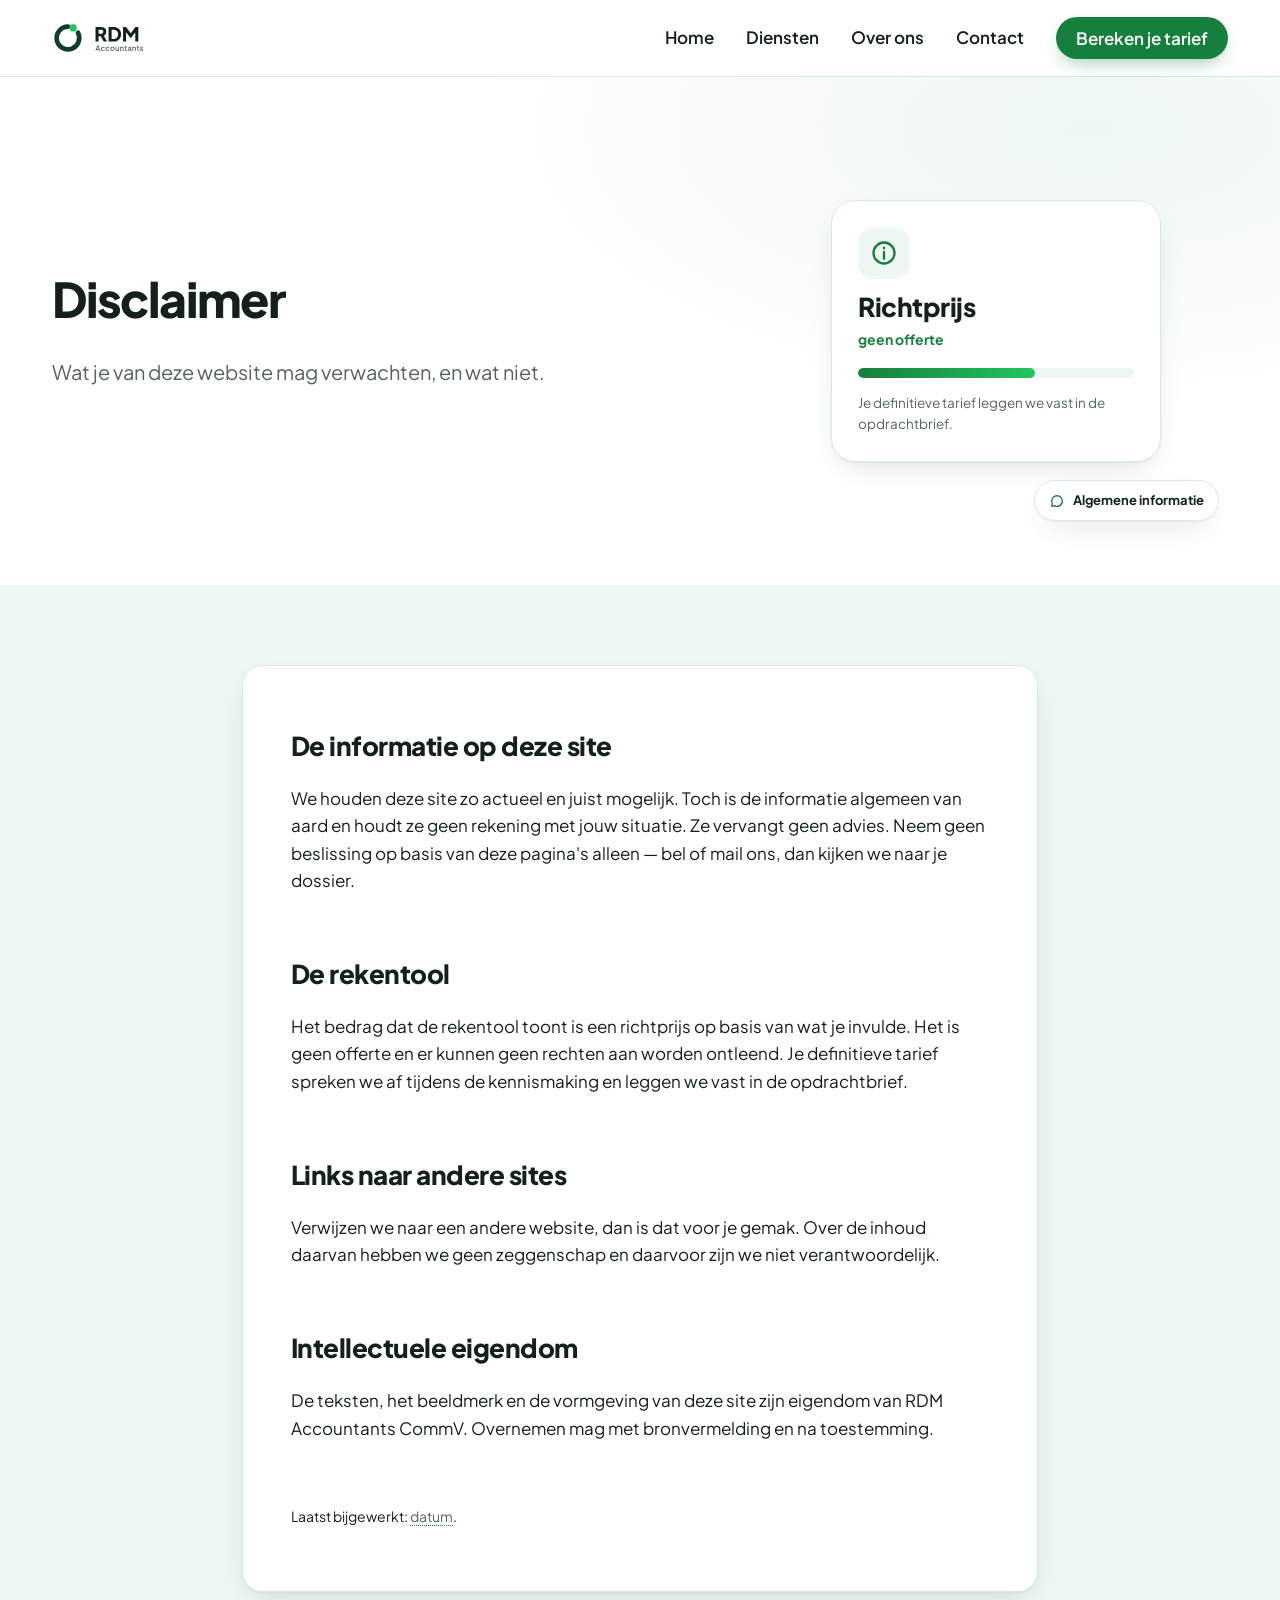
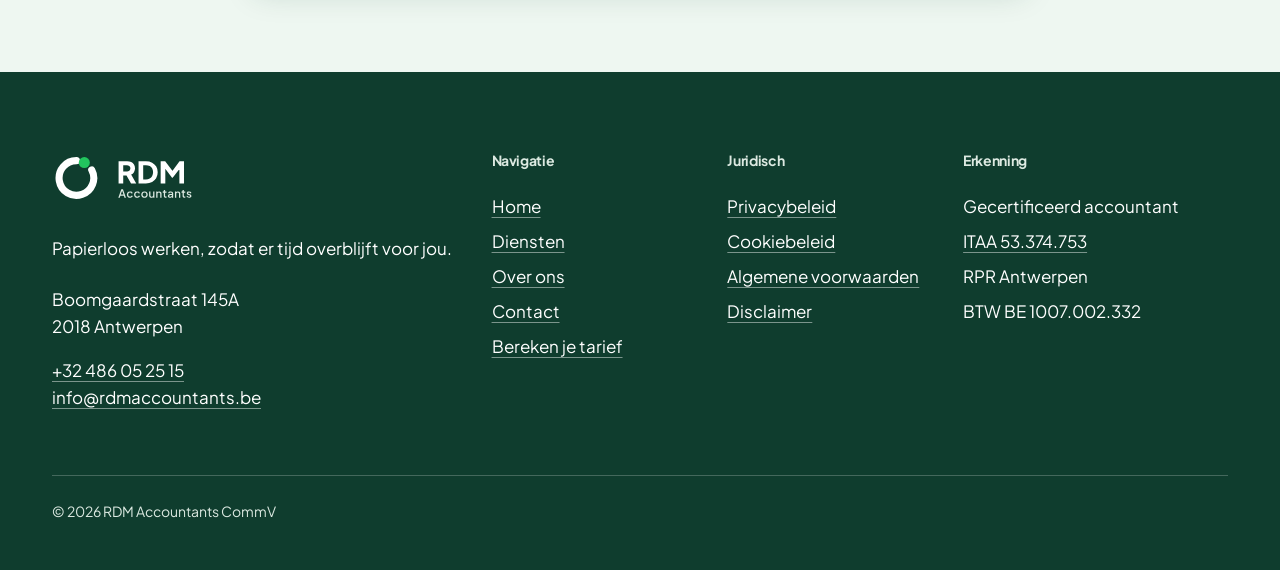
<file: site/disclaimer.html>
<!doctype html>
<html lang="nl-BE" class="no-js">
<head>
<meta charset="utf-8">
<meta name="viewport" content="width=device-width, initial-scale=1">
<title>Disclaimer | RDM Accountants — Antwerpen</title>
<meta name="description" content="Voorwaarden voor het gebruik van deze website.">
<link rel="canonical" href="https://www.rdmaccountants.be/disclaimer.html">

<meta property="og:type" content="website">
<meta property="og:site_name" content="RDM Accountants">
<meta property="og:locale" content="nl_BE">
<meta property="og:url" content="https://www.rdmaccountants.be/disclaimer.html">
<meta property="og:title" content="Disclaimer | RDM Accountants — Antwerpen">
<meta property="og:description" content="Voorwaarden voor het gebruik van deze website.">
<meta property="og:image" content="https://www.rdmaccountants.be/assets/img/og-default.png">
<meta property="og:image:width" content="1200">
<meta property="og:image:height" content="630">
<meta name="twitter:card" content="summary_large_image">

<meta name="theme-color" content="#14453A">
<link rel="icon" href="assets/img/favicon.svg" type="image/svg+xml">
<link rel="icon" href="assets/img/favicon-32.png" sizes="32x32" type="image/png">
<link rel="icon" href="favicon.ico" sizes="16x16 32x32 48x48">
<link rel="apple-touch-icon" href="assets/img/apple-touch-icon.png">
<link rel="manifest" href="site.webmanifest">

<link rel="preload" href="assets/fonts/plus-jakarta-sans-normal-latin.woff2" as="font" type="font/woff2" crossorigin>
<link rel="stylesheet" href="assets/fonts/fonts.css?v=7840b08d">
<link rel="stylesheet" href="assets/css/style.css?v=4577d378">

<script type="application/ld+json">
{
  "@context": "https://schema.org",
  "@type": "AccountingService",
  "@id": "https://www.rdmaccountants.be/#organisatie",
  "name": "RDM Accountants",
  "legalName": "RDM Accountants CommV",
  "description": "Gecertificeerd accountantskantoor in Antwerpen. Papierloos werken, zodat er tijd overblijft voor jou.",
  "url": "https://www.rdmaccountants.be/",
  "email": "info@rdmaccountants.be",
  "telephone": "+32 486 05 25 15",
  "vatID": "BE1007002332",
  "identifier": {
    "@type": "PropertyValue",
    "name": "ITAA",
    "value": "53.374.753"
  },
  "address": {
    "@type": "PostalAddress",
    "streetAddress": "Boomgaardstraat 145A",
    "postalCode": "2018",
    "addressLocality": "Antwerpen",
    "addressCountry": "BE"
  },
  "geo": {
    "@type": "GeoCoordinates",
    "latitude": 51.2012948,
    "longitude": 4.4261101
  },
  "areaServed": {
    "@type": "City",
    "name": "Antwerpen"
  },
  "knowsLanguage": [
    "nl-BE"
  ],
  "image": "https://www.rdmaccountants.be/assets/img/og-default.png"
}
</script>
<script>document.documentElement.classList.replace('no-js','js');</script>
</head>

<body>

<a class="skip-link" href="#main">Naar de inhoud</a>

<header class="header">
  <div class="container">
    <a class="logo" href="index.html" aria-label="RDM Accountants, naar de homepage">
      <svg viewBox="0 0 182 66" aria-hidden="true" focusable="false"><path d="M50.42 22.67A22 22 0 1 1 31.00 11.00" fill="none" stroke="#0F3D2E" stroke-width="9" stroke-linecap="round"/><circle cx="40.99" cy="13.40" r="7.02" fill="#22C55E"/><path d="M84.508 40.0V11.690000000000001H95.338Q98.264 11.690000000000001 100.525 12.716000000000001Q102.786 13.742 104.078 15.756Q105.37 17.77 105.37 20.734Q105.37 23.622 104.04 25.655Q102.71000000000001 27.688000000000002 100.468 28.714L106.928 40.0H100.316L93.324 27.498L97.124 29.740000000000002H90.398V40.0ZM90.398 24.61H95.376Q96.63 24.61 97.542 24.116Q98.45400000000001 23.622 98.96700000000001 22.747999999999998Q99.48 21.874 99.48 20.734Q99.48 19.556 98.96700000000001 18.682000000000002Q98.45400000000001 17.808 97.542 17.314Q96.63 16.82 95.376 16.82H90.398ZM109.854 40.0V11.690000000000001H119.08800000000001Q123.67411636363636 11.690000000000001 127.06205818181817 13.514000000000001Q130.45 15.338000000000001 132.312 18.53Q134.174 21.722 134.174 25.844079295154184Q134.174 29.93 132.312 33.141000000000005Q130.45 36.352000000000004 127.06205818181817 38.176Q123.67411636363636 40.0 119.08800000000001 40.0ZM115.744 34.87H119.24000000000001Q121.99930188679245 34.87 124.02065094339622 33.748999999999995Q126.042 32.628 127.163 30.597645569620255Q128.284 28.567291139240506 128.284 25.80964556962025Q128.284 23.052 127.16435714285714 21.04021359223301Q126.04471428571429 19.02842718446602 124.02935714285715 17.92421359223301Q122.01400000000001 16.82 119.24000000000001 16.82H115.744ZM137.936 40.0V11.690000000000001H143.636L154.238 25.75H151.578L161.876 11.690000000000001H167.576V40.0H161.686V18.188L164.042 18.72L153.136 32.78H152.376L141.85 18.72L143.826 18.188V40.0Z" fill="#13201B"/><path d="M84.1595 58.0 87.9585 47.1975H90.0755L93.8745 58.0H92.04025L91.21375 55.5785H86.82025L85.9865 58.0ZM87.3205 54.056H90.699L88.77775 48.400999999999996H89.25625ZM99.06025 58.174Q97.893 58.174 96.983125 57.633875Q96.07325 57.09375 95.54762500000001 56.162125Q95.022 55.2305 95.022 54.06325Q95.022 52.896 95.54400000000001 51.971625Q96.066 51.04725 96.9795 50.514375Q97.893 49.9815 99.06025 49.9815Q99.865 49.9815 100.561 50.26425Q101.257 50.547 101.77175 51.04Q102.2865 51.533 102.52575 52.19275L101.09025 52.8525Q100.84375 52.2435 100.303625 51.87375Q99.7635 51.504 99.06025 51.504Q98.39325 51.504 97.864 51.833875Q97.33475 52.16375 97.03025 52.747375000000005Q96.72575 53.331 96.72575 54.07775Q96.72575 54.81725 97.03025 55.400875Q97.33475 55.9845 97.864 56.318Q98.39325 56.6515 99.06025 56.6515Q99.77075 56.6515 100.30362500000001 56.28175Q100.8365 55.912 101.09025 55.2885L102.52575 55.97Q102.29375 56.60075 101.779 57.101Q101.26425 57.60125 100.56825 57.887625Q99.87225 58.174 99.06025 58.174ZM108.19725 58.174Q107.03 58.174 106.120125 57.633875Q105.21025 57.09375 104.68462500000001 56.162125Q104.159 55.2305 104.159 54.06325Q104.159 52.896 104.68100000000001 51.971625Q105.203 51.04725 106.1165 50.514375Q107.03 49.9815 108.19725 49.9815Q109.002 49.9815 109.69800000000001 50.26425Q110.394 50.547 110.90875 51.04Q111.4235 51.533 111.66275 52.19275L110.22725 52.8525Q109.98075 52.2435 109.440625 51.87375Q108.9005 51.504 108.19725 51.504Q107.53025 51.504 107.001 51.833875Q106.47175 52.16375 106.16725 52.747375000000005Q105.86275 53.331 105.86275 54.07775Q105.86275 54.81725 106.16725 55.400875Q106.47175 55.9845 107.001 56.318Q107.53025 56.6515 108.19725 56.6515Q108.90775000000001 56.6515 109.44062500000001 56.28175Q109.9735 55.912 110.22725 55.2885L111.66275 55.97Q111.43075 56.60075 110.916 57.101Q110.40125 57.60125 109.70525 57.887625Q109.00925 58.174 108.19725 58.174ZM117.3995 58.174Q116.26125 58.174 115.329625 57.641125Q114.398 57.10825 113.84700000000001 56.18025Q113.296 55.25225 113.296 54.0705Q113.296 52.88875 113.84337500000001 51.968Q114.39075 51.04725 115.31875 50.514375Q116.24675 49.9815 117.3995 49.9815Q118.55225 49.9815 119.476625 50.51075Q120.401 51.04 120.94475 51.960750000000004Q121.4885 52.8815 121.4885 54.0705Q121.4885 55.2595 120.933875 56.1875Q120.37925 57.1155 119.454875 57.64475Q118.5305 58.174 117.3995 58.174ZM117.3995 56.6515Q118.08825 56.6515 118.62475 56.318Q119.16125 55.9845 119.473 55.39725Q119.78475 54.81 119.78475 54.0705Q119.78475 53.331 119.473 52.754625000000004Q119.16125 52.17825 118.62475 51.841125Q118.08825 51.504 117.3995 51.504Q116.71075 51.504 116.170625 51.841125Q115.6305 52.17825 115.315125 52.754625000000004Q114.99975 53.331 114.99975 54.0705Q114.99975 54.81 115.315125 55.39725Q115.6305 55.9845 116.170625 56.318Q116.71075 56.6515 117.3995 56.6515ZM126.232 58.174Q125.3475 58.174 124.676875 57.77525Q124.00625000000001 57.3765 123.64012500000001 56.662375Q123.274 55.94825 123.274 55.00575V50.1555H124.90525V54.8535Q124.90525 55.39 125.12275 55.796Q125.34025 56.202 125.735375 56.42675Q126.1305 56.6515 126.638 56.6515Q127.15275 56.6515 127.547875 56.423125Q127.943 56.19475 128.164125 55.774249999999995Q128.38525 55.35375 128.38525 54.781V50.1555H130.0165V58.0H128.45775V56.463L128.639 56.666Q128.3635 57.39825 127.721875 57.786125Q127.08025 58.174 126.232 58.174ZM132.2805 58.0V50.1555H133.83925V51.6925L133.658 51.4895Q133.94075 50.75725 134.57875 50.369375Q135.21675 49.9815 136.065 49.9815Q136.92775 49.9815 137.59475 50.3585Q138.26175 50.7355 138.64237500000002 51.4025Q139.023 52.0695 139.023 52.934441860465114V58.0H137.39175V53.3745Q137.39175 52.78725 137.17425 52.373999999999995Q136.95675 51.96075 136.564575 51.732375Q136.17239999999998 51.504 135.66195 51.504Q135.1515 51.504 134.75275 51.732375Q134.35399999999998 51.96075 134.13287499999998 52.377624999999995Q133.91174999999998 52.7945 133.91174999999998 53.3745V58.0ZM144.5205 58.087Q143.28075 58.087 142.602875 57.394625000000005Q141.925 56.70225 141.925 55.44075V51.64175H140.54025000000001V50.1555H140.75775000000002Q141.30875 50.1555 141.616875 49.840125Q141.925 49.52475 141.925 48.973749999999995V48.3575H143.55625V50.1555H145.33975V51.64175H143.55625V55.36825Q143.55625 55.767 143.68675000000002 56.04975Q143.81725 56.3325 144.11087500000002 56.484750000000005Q144.4045 56.637 144.8685 56.637Q144.97725 56.637 145.12225 56.6225Q145.26725 56.608 145.39775 56.5935V58.0Q145.202 58.03625 144.9555 58.06162500000001Q144.709 58.087 144.5205 58.087ZM149.699 58.174Q148.9015 58.174 148.29975000000002 57.894875Q147.698 57.61575 147.36450000000002 57.111875Q147.031 56.608 147.031 55.93375Q147.031 55.29575 147.31375 54.78825Q147.5965 54.28075 148.187375 53.93275Q148.77825 53.58475 149.67725000000002 53.439750000000004L152.4105 52.99025V54.28075L150.0035 54.694Q149.351 54.81 149.04287499999998 55.110875Q148.73475 55.41175 148.73475 55.87575Q148.73475 56.318 149.07912499999998 56.60075Q149.4235 56.8835 149.95275 56.8835Q150.61975 56.8835 151.12 56.597125Q151.62025 56.31075 151.89937500000002 55.821375Q152.1785 55.332 152.1785 54.7375V52.722Q152.1785 52.14925 151.747125 51.7795Q151.31575 51.40975 150.60525 51.40975Q149.96 51.40975 149.47062499999998 51.746875Q148.98125 52.084 148.74925 52.62775L147.38625 51.94625Q147.611 51.36625 148.10037499999999 50.924Q148.58975 50.48175 149.2495 50.231624999999994Q149.90925000000001 49.9815 150.656 49.9815Q151.584 49.9815 152.298125 50.329499999999996Q153.01225 50.6775 153.411 51.29375Q153.80975 51.91 153.80975 52.722V58.0H152.251V56.58625L152.57725 56.6225Q152.30175 57.101 151.877625 57.449Q151.4535 57.797 150.906125 57.9855Q150.35875000000001 58.174 149.699 58.174ZM156.081 58.0V50.1555H157.63975V51.6925L157.4585 51.4895Q157.74125 50.75725 158.37925 50.369375Q159.01725 49.9815 159.8655 49.9815Q160.72825 49.9815 161.39525 50.3585Q162.06225 50.7355 162.44287500000002 51.4025Q162.8235 52.0695 162.8235 52.934441860465114V58.0H161.19225V53.3745Q161.19225 52.78725 160.97475 52.373999999999995Q160.75725 51.96075 160.365075 51.732375Q159.97289999999998 51.504 159.46245 51.504Q158.952 51.504 158.55325 51.732375Q158.15449999999998 51.96075 157.93337499999998 52.377624999999995Q157.71224999999998 52.7945 157.71224999999998 53.3745V58.0ZM168.321 58.087Q167.08125 58.087 166.403375 57.394625000000005Q165.7255 56.70225 165.7255 55.44075V51.64175H164.34075V50.1555H164.55825000000002Q165.10925 50.1555 165.417375 49.840125Q165.7255 49.52475 165.7255 48.973749999999995V48.3575H167.35675V50.1555H169.14025V51.64175H167.35675V55.36825Q167.35675 55.767 167.48725000000002 56.04975Q167.61775 56.3325 167.91137500000002 56.484750000000005Q168.205 56.637 168.669 56.637Q168.77775 56.637 168.92275 56.6225Q169.06775 56.608 169.19825 56.5935V58.0Q169.0025 58.03625 168.756 58.06162500000001Q168.5095 58.087 168.321 58.087ZM174.0505 58.174Q172.83975 58.174 171.937125 57.583124999999995Q171.0345 56.99225 170.672 55.9845L171.92625 55.39Q172.24525 56.06425 172.80712499999998 56.45575Q173.369 56.84725 174.0505 56.84725Q174.6305 56.84725 174.993 56.582625Q175.3555 56.318 175.3555 55.87575Q175.3555 55.58575 175.196 55.4045Q175.0365 55.22325 174.79725 55.10725Q174.558 54.99125 174.3115 54.926L173.079 54.578Q172.05675 54.288 171.5565 53.704375Q171.05625 53.12075 171.05625 52.33775Q171.05625 51.627250000000004 171.41875 51.098Q171.78125 50.56875 172.41925 50.275125Q173.05725 49.9815 173.862 49.9815Q174.935 49.9815 175.776 50.51075Q176.617 51.04 176.965 51.98975L175.69625 52.58425Q175.46425 52.0115 174.964 51.678Q174.46375 51.3445 173.84025 51.3445Q173.30375 51.3445 172.98837500000002 51.59824999999999Q172.673 51.852 172.673 52.258Q172.673 52.533500000000004 172.81799999999998 52.71475Q172.963 52.896 173.195 53.00475Q173.427 53.1135 173.6735 53.186L174.9495 53.563Q175.91375 53.84575 176.43937499999998 54.429375Q176.965 55.013 176.965 55.83225Q176.965 56.521 176.59525000000002 57.050250000000005Q176.2255 57.5795 175.573 57.87675Q174.9205 58.174 174.0505 58.174Z" fill="#56645F"/></svg>
    </a>

    <a class="btn btn--primary header-cta" href="tarief.html">Bereken je tarief</a>
    <button class="nav-toggle" type="button" aria-expanded="false" aria-controls="nav">Menu</button>

    <nav class="nav" id="nav" aria-label="Hoofdnavigatie">
      <button class="nav-close" type="button">Sluiten</button>
      <a href="index.html">Home</a>
      <a href="diensten.html">Diensten</a>
      <a href="over-ons.html">Over ons</a>
      <a href="contact.html">Contact</a>
      <a class="btn btn--primary" href="tarief.html">Bereken je tarief</a>
    </nav>
  </div>
</header>

<main id="main">
  <section class="hero-x hero-x--page">
    <div class="container hero-x__grid">
      <div class="stagger" data-stagger>
        <h1 class="hero-x__title">Disclaimer</h1>
        <p class="lead mt-4">Wat je van deze website mag verwachten, en wat niet.</p>
      </div>
      <div class="ill-stage" aria-hidden="true">
        <div class="info-card float">
          <span class="info-card__icon"><svg viewBox="0 0 24 24"><circle cx="12" cy="12" r="9"/><path d="M12 11v6M12 7.5v.5"/></svg></span>
          <b>Richtprijs</b>
          <em>geen offerte</em>
          <span class="info-card__bar"><span></span></span>
          <p>Je definitieve tarief leggen we vast in de opdrachtbrief.</p>
        </div>
        <div class="ill-chip ill-chip--a float float--late"><svg viewBox="0 0 24 24"><path d="M20 12a8 8 0 0 1-12 7l-4 1 1-4a8 8 0 1 1 15-4z"/></svg><span>Algemene informatie</span></div>
      </div>
    </div>
  </section>
  <section class="section-sm band-tint">
    <div class="container narrow">
      <div class="card legal" data-reveal>


        <h2 class="mt-6 mb-3">De informatie op deze site</h2>
        <p>We houden deze site zo actueel en juist mogelijk. Toch is de informatie algemeen van aard en houdt ze geen rekening met jouw situatie. Ze vervangt geen advies. Neem geen beslissing op basis van deze pagina's alleen — bel of mail ons, dan kijken we naar je dossier.</p>

        <h2 class="mt-6 mb-3">De rekentool</h2>
        <p>Het bedrag dat de rekentool toont is een richtprijs op basis van wat je invulde. Het is geen offerte en er kunnen geen rechten aan worden ontleend. Je definitieve tarief spreken we af tijdens de kennismaking en leggen we vast in de opdrachtbrief.</p>

        <h2 class="mt-6 mb-3">Links naar andere sites</h2>
        <p>Verwijzen we naar een andere website, dan is dat voor je gemak. Over de inhoud daarvan hebben we geen zeggenschap en daarvoor zijn we niet verantwoordelijk.</p>

        <h2 class="mt-6 mb-3">Intellectuele eigendom</h2>
        <p>De teksten, het beeldmerk en de vormgeving van deze site zijn eigendom van RDM Accountants CommV. Overnemen mag met bronvermelding en na toestemming.</p>

        <p class="small muted mt-6">Laatst bijgewerkt: <span class="tbd" data-field="juridisch_bijgewerkt">datum</span>.</p>
      </div>
    </div>
  </section>
</main>

<footer class="footer">
  <div class="container">
    <div class="footer__cols">
      <div>
        <span class="footer__logo">
          <svg viewBox="0 0 182 66" role="img" aria-label="RDM Accountants"><path d="M50.42 22.67A22 22 0 1 1 31.00 11.00" fill="none" stroke="#FFFFFF" stroke-width="9" stroke-linecap="round"/><circle cx="40.99" cy="13.40" r="7.02" fill="#22C55E"/><path d="M84.508 40.0V11.690000000000001H95.338Q98.264 11.690000000000001 100.525 12.716000000000001Q102.786 13.742 104.078 15.756Q105.37 17.77 105.37 20.734Q105.37 23.622 104.04 25.655Q102.71000000000001 27.688000000000002 100.468 28.714L106.928 40.0H100.316L93.324 27.498L97.124 29.740000000000002H90.398V40.0ZM90.398 24.61H95.376Q96.63 24.61 97.542 24.116Q98.45400000000001 23.622 98.96700000000001 22.747999999999998Q99.48 21.874 99.48 20.734Q99.48 19.556 98.96700000000001 18.682000000000002Q98.45400000000001 17.808 97.542 17.314Q96.63 16.82 95.376 16.82H90.398ZM109.854 40.0V11.690000000000001H119.08800000000001Q123.67411636363636 11.690000000000001 127.06205818181817 13.514000000000001Q130.45 15.338000000000001 132.312 18.53Q134.174 21.722 134.174 25.844079295154184Q134.174 29.93 132.312 33.141000000000005Q130.45 36.352000000000004 127.06205818181817 38.176Q123.67411636363636 40.0 119.08800000000001 40.0ZM115.744 34.87H119.24000000000001Q121.99930188679245 34.87 124.02065094339622 33.748999999999995Q126.042 32.628 127.163 30.597645569620255Q128.284 28.567291139240506 128.284 25.80964556962025Q128.284 23.052 127.16435714285714 21.04021359223301Q126.04471428571429 19.02842718446602 124.02935714285715 17.92421359223301Q122.01400000000001 16.82 119.24000000000001 16.82H115.744ZM137.936 40.0V11.690000000000001H143.636L154.238 25.75H151.578L161.876 11.690000000000001H167.576V40.0H161.686V18.188L164.042 18.72L153.136 32.78H152.376L141.85 18.72L143.826 18.188V40.0Z" fill="#FFFFFF"/><path d="M84.1595 58.0 87.9585 47.1975H90.0755L93.8745 58.0H92.04025L91.21375 55.5785H86.82025L85.9865 58.0ZM87.3205 54.056H90.699L88.77775 48.400999999999996H89.25625ZM99.06025 58.174Q97.893 58.174 96.983125 57.633875Q96.07325 57.09375 95.54762500000001 56.162125Q95.022 55.2305 95.022 54.06325Q95.022 52.896 95.54400000000001 51.971625Q96.066 51.04725 96.9795 50.514375Q97.893 49.9815 99.06025 49.9815Q99.865 49.9815 100.561 50.26425Q101.257 50.547 101.77175 51.04Q102.2865 51.533 102.52575 52.19275L101.09025 52.8525Q100.84375 52.2435 100.303625 51.87375Q99.7635 51.504 99.06025 51.504Q98.39325 51.504 97.864 51.833875Q97.33475 52.16375 97.03025 52.747375000000005Q96.72575 53.331 96.72575 54.07775Q96.72575 54.81725 97.03025 55.400875Q97.33475 55.9845 97.864 56.318Q98.39325 56.6515 99.06025 56.6515Q99.77075 56.6515 100.30362500000001 56.28175Q100.8365 55.912 101.09025 55.2885L102.52575 55.97Q102.29375 56.60075 101.779 57.101Q101.26425 57.60125 100.56825 57.887625Q99.87225 58.174 99.06025 58.174ZM108.19725 58.174Q107.03 58.174 106.120125 57.633875Q105.21025 57.09375 104.68462500000001 56.162125Q104.159 55.2305 104.159 54.06325Q104.159 52.896 104.68100000000001 51.971625Q105.203 51.04725 106.1165 50.514375Q107.03 49.9815 108.19725 49.9815Q109.002 49.9815 109.69800000000001 50.26425Q110.394 50.547 110.90875 51.04Q111.4235 51.533 111.66275 52.19275L110.22725 52.8525Q109.98075 52.2435 109.440625 51.87375Q108.9005 51.504 108.19725 51.504Q107.53025 51.504 107.001 51.833875Q106.47175 52.16375 106.16725 52.747375000000005Q105.86275 53.331 105.86275 54.07775Q105.86275 54.81725 106.16725 55.400875Q106.47175 55.9845 107.001 56.318Q107.53025 56.6515 108.19725 56.6515Q108.90775000000001 56.6515 109.44062500000001 56.28175Q109.9735 55.912 110.22725 55.2885L111.66275 55.97Q111.43075 56.60075 110.916 57.101Q110.40125 57.60125 109.70525 57.887625Q109.00925 58.174 108.19725 58.174ZM117.3995 58.174Q116.26125 58.174 115.329625 57.641125Q114.398 57.10825 113.84700000000001 56.18025Q113.296 55.25225 113.296 54.0705Q113.296 52.88875 113.84337500000001 51.968Q114.39075 51.04725 115.31875 50.514375Q116.24675 49.9815 117.3995 49.9815Q118.55225 49.9815 119.476625 50.51075Q120.401 51.04 120.94475 51.960750000000004Q121.4885 52.8815 121.4885 54.0705Q121.4885 55.2595 120.933875 56.1875Q120.37925 57.1155 119.454875 57.64475Q118.5305 58.174 117.3995 58.174ZM117.3995 56.6515Q118.08825 56.6515 118.62475 56.318Q119.16125 55.9845 119.473 55.39725Q119.78475 54.81 119.78475 54.0705Q119.78475 53.331 119.473 52.754625000000004Q119.16125 52.17825 118.62475 51.841125Q118.08825 51.504 117.3995 51.504Q116.71075 51.504 116.170625 51.841125Q115.6305 52.17825 115.315125 52.754625000000004Q114.99975 53.331 114.99975 54.0705Q114.99975 54.81 115.315125 55.39725Q115.6305 55.9845 116.170625 56.318Q116.71075 56.6515 117.3995 56.6515ZM126.232 58.174Q125.3475 58.174 124.676875 57.77525Q124.00625000000001 57.3765 123.64012500000001 56.662375Q123.274 55.94825 123.274 55.00575V50.1555H124.90525V54.8535Q124.90525 55.39 125.12275 55.796Q125.34025 56.202 125.735375 56.42675Q126.1305 56.6515 126.638 56.6515Q127.15275 56.6515 127.547875 56.423125Q127.943 56.19475 128.164125 55.774249999999995Q128.38525 55.35375 128.38525 54.781V50.1555H130.0165V58.0H128.45775V56.463L128.639 56.666Q128.3635 57.39825 127.721875 57.786125Q127.08025 58.174 126.232 58.174ZM132.2805 58.0V50.1555H133.83925V51.6925L133.658 51.4895Q133.94075 50.75725 134.57875 50.369375Q135.21675 49.9815 136.065 49.9815Q136.92775 49.9815 137.59475 50.3585Q138.26175 50.7355 138.64237500000002 51.4025Q139.023 52.0695 139.023 52.934441860465114V58.0H137.39175V53.3745Q137.39175 52.78725 137.17425 52.373999999999995Q136.95675 51.96075 136.564575 51.732375Q136.17239999999998 51.504 135.66195 51.504Q135.1515 51.504 134.75275 51.732375Q134.35399999999998 51.96075 134.13287499999998 52.377624999999995Q133.91174999999998 52.7945 133.91174999999998 53.3745V58.0ZM144.5205 58.087Q143.28075 58.087 142.602875 57.394625000000005Q141.925 56.70225 141.925 55.44075V51.64175H140.54025000000001V50.1555H140.75775000000002Q141.30875 50.1555 141.616875 49.840125Q141.925 49.52475 141.925 48.973749999999995V48.3575H143.55625V50.1555H145.33975V51.64175H143.55625V55.36825Q143.55625 55.767 143.68675000000002 56.04975Q143.81725 56.3325 144.11087500000002 56.484750000000005Q144.4045 56.637 144.8685 56.637Q144.97725 56.637 145.12225 56.6225Q145.26725 56.608 145.39775 56.5935V58.0Q145.202 58.03625 144.9555 58.06162500000001Q144.709 58.087 144.5205 58.087ZM149.699 58.174Q148.9015 58.174 148.29975000000002 57.894875Q147.698 57.61575 147.36450000000002 57.111875Q147.031 56.608 147.031 55.93375Q147.031 55.29575 147.31375 54.78825Q147.5965 54.28075 148.187375 53.93275Q148.77825 53.58475 149.67725000000002 53.439750000000004L152.4105 52.99025V54.28075L150.0035 54.694Q149.351 54.81 149.04287499999998 55.110875Q148.73475 55.41175 148.73475 55.87575Q148.73475 56.318 149.07912499999998 56.60075Q149.4235 56.8835 149.95275 56.8835Q150.61975 56.8835 151.12 56.597125Q151.62025 56.31075 151.89937500000002 55.821375Q152.1785 55.332 152.1785 54.7375V52.722Q152.1785 52.14925 151.747125 51.7795Q151.31575 51.40975 150.60525 51.40975Q149.96 51.40975 149.47062499999998 51.746875Q148.98125 52.084 148.74925 52.62775L147.38625 51.94625Q147.611 51.36625 148.10037499999999 50.924Q148.58975 50.48175 149.2495 50.231624999999994Q149.90925000000001 49.9815 150.656 49.9815Q151.584 49.9815 152.298125 50.329499999999996Q153.01225 50.6775 153.411 51.29375Q153.80975 51.91 153.80975 52.722V58.0H152.251V56.58625L152.57725 56.6225Q152.30175 57.101 151.877625 57.449Q151.4535 57.797 150.906125 57.9855Q150.35875000000001 58.174 149.699 58.174ZM156.081 58.0V50.1555H157.63975V51.6925L157.4585 51.4895Q157.74125 50.75725 158.37925 50.369375Q159.01725 49.9815 159.8655 49.9815Q160.72825 49.9815 161.39525 50.3585Q162.06225 50.7355 162.44287500000002 51.4025Q162.8235 52.0695 162.8235 52.934441860465114V58.0H161.19225V53.3745Q161.19225 52.78725 160.97475 52.373999999999995Q160.75725 51.96075 160.365075 51.732375Q159.97289999999998 51.504 159.46245 51.504Q158.952 51.504 158.55325 51.732375Q158.15449999999998 51.96075 157.93337499999998 52.377624999999995Q157.71224999999998 52.7945 157.71224999999998 53.3745V58.0ZM168.321 58.087Q167.08125 58.087 166.403375 57.394625000000005Q165.7255 56.70225 165.7255 55.44075V51.64175H164.34075V50.1555H164.55825000000002Q165.10925 50.1555 165.417375 49.840125Q165.7255 49.52475 165.7255 48.973749999999995V48.3575H167.35675V50.1555H169.14025V51.64175H167.35675V55.36825Q167.35675 55.767 167.48725000000002 56.04975Q167.61775 56.3325 167.91137500000002 56.484750000000005Q168.205 56.637 168.669 56.637Q168.77775 56.637 168.92275 56.6225Q169.06775 56.608 169.19825 56.5935V58.0Q169.0025 58.03625 168.756 58.06162500000001Q168.5095 58.087 168.321 58.087ZM174.0505 58.174Q172.83975 58.174 171.937125 57.583124999999995Q171.0345 56.99225 170.672 55.9845L171.92625 55.39Q172.24525 56.06425 172.80712499999998 56.45575Q173.369 56.84725 174.0505 56.84725Q174.6305 56.84725 174.993 56.582625Q175.3555 56.318 175.3555 55.87575Q175.3555 55.58575 175.196 55.4045Q175.0365 55.22325 174.79725 55.10725Q174.558 54.99125 174.3115 54.926L173.079 54.578Q172.05675 54.288 171.5565 53.704375Q171.05625 53.12075 171.05625 52.33775Q171.05625 51.627250000000004 171.41875 51.098Q171.78125 50.56875 172.41925 50.275125Q173.05725 49.9815 173.862 49.9815Q174.935 49.9815 175.776 50.51075Q176.617 51.04 176.965 51.98975L175.69625 52.58425Q175.46425 52.0115 174.964 51.678Q174.46375 51.3445 173.84025 51.3445Q173.30375 51.3445 172.98837500000002 51.59824999999999Q172.673 51.852 172.673 52.258Q172.673 52.533500000000004 172.81799999999998 52.71475Q172.963 52.896 173.195 53.00475Q173.427 53.1135 173.6735 53.186L174.9495 53.563Q175.91375 53.84575 176.43937499999998 54.429375Q176.965 55.013 176.965 55.83225Q176.965 56.521 176.59525000000002 57.050250000000005Q176.2255 57.5795 175.573 57.87675Q174.9205 58.174 174.0505 58.174Z" fill="#DCE9E1"/></svg>
        </span>
        <p>Papierloos werken, zodat er tijd overblijft voor jou.</p>
        <p class="mt-3">Boomgaardstraat 145A<br>2018 Antwerpen</p>
        <p class="mt-2"><a href="tel:+32486052515">+32 486 05 25 15</a><br>
          <a href="mailto:info@rdmaccountants.be">info@rdmaccountants.be</a></p>
      </div>

      <div>
        <h2>Navigatie</h2>
        <ul>
          <li><a href="index.html">Home</a></li>
          <li><a href="diensten.html">Diensten</a></li>
          <li><a href="over-ons.html">Over ons</a></li>
          <li><a href="contact.html">Contact</a></li>
          <li><a href="tarief.html">Bereken je tarief</a></li>
        </ul>
      </div>

      <div>
        <h2>Juridisch</h2>
        <ul>
          <li><a href="privacybeleid.html">Privacybeleid</a></li>
          <li><a href="cookiebeleid.html">Cookiebeleid</a></li>
          <li><a href="algemene-voorwaarden.html">Algemene voorwaarden</a></li>
          <li><a href="disclaimer.html">Disclaimer</a></li>
        </ul>
      </div>

      <div>
        <h2>Erkenning</h2>
        <ul>
          <li>Gecertificeerd accountant</li>
          <li><a href="https://www.itaa.be/nl/openbaar-register/" rel="noopener">ITAA 53.374.753</a></li>
          <li>RPR Antwerpen</li>
          <li>BTW BE 1007.002.332</li>
        </ul>
      </div>
    </div>

    <div class="footer__bottom">
      <span>&copy; <span data-year>2026</span> RDM Accountants CommV</span>
    </div>
  </div>
</footer>

<script src="assets/js/main.js?v=253925b6" defer></script>
</body>
</html>
</file>
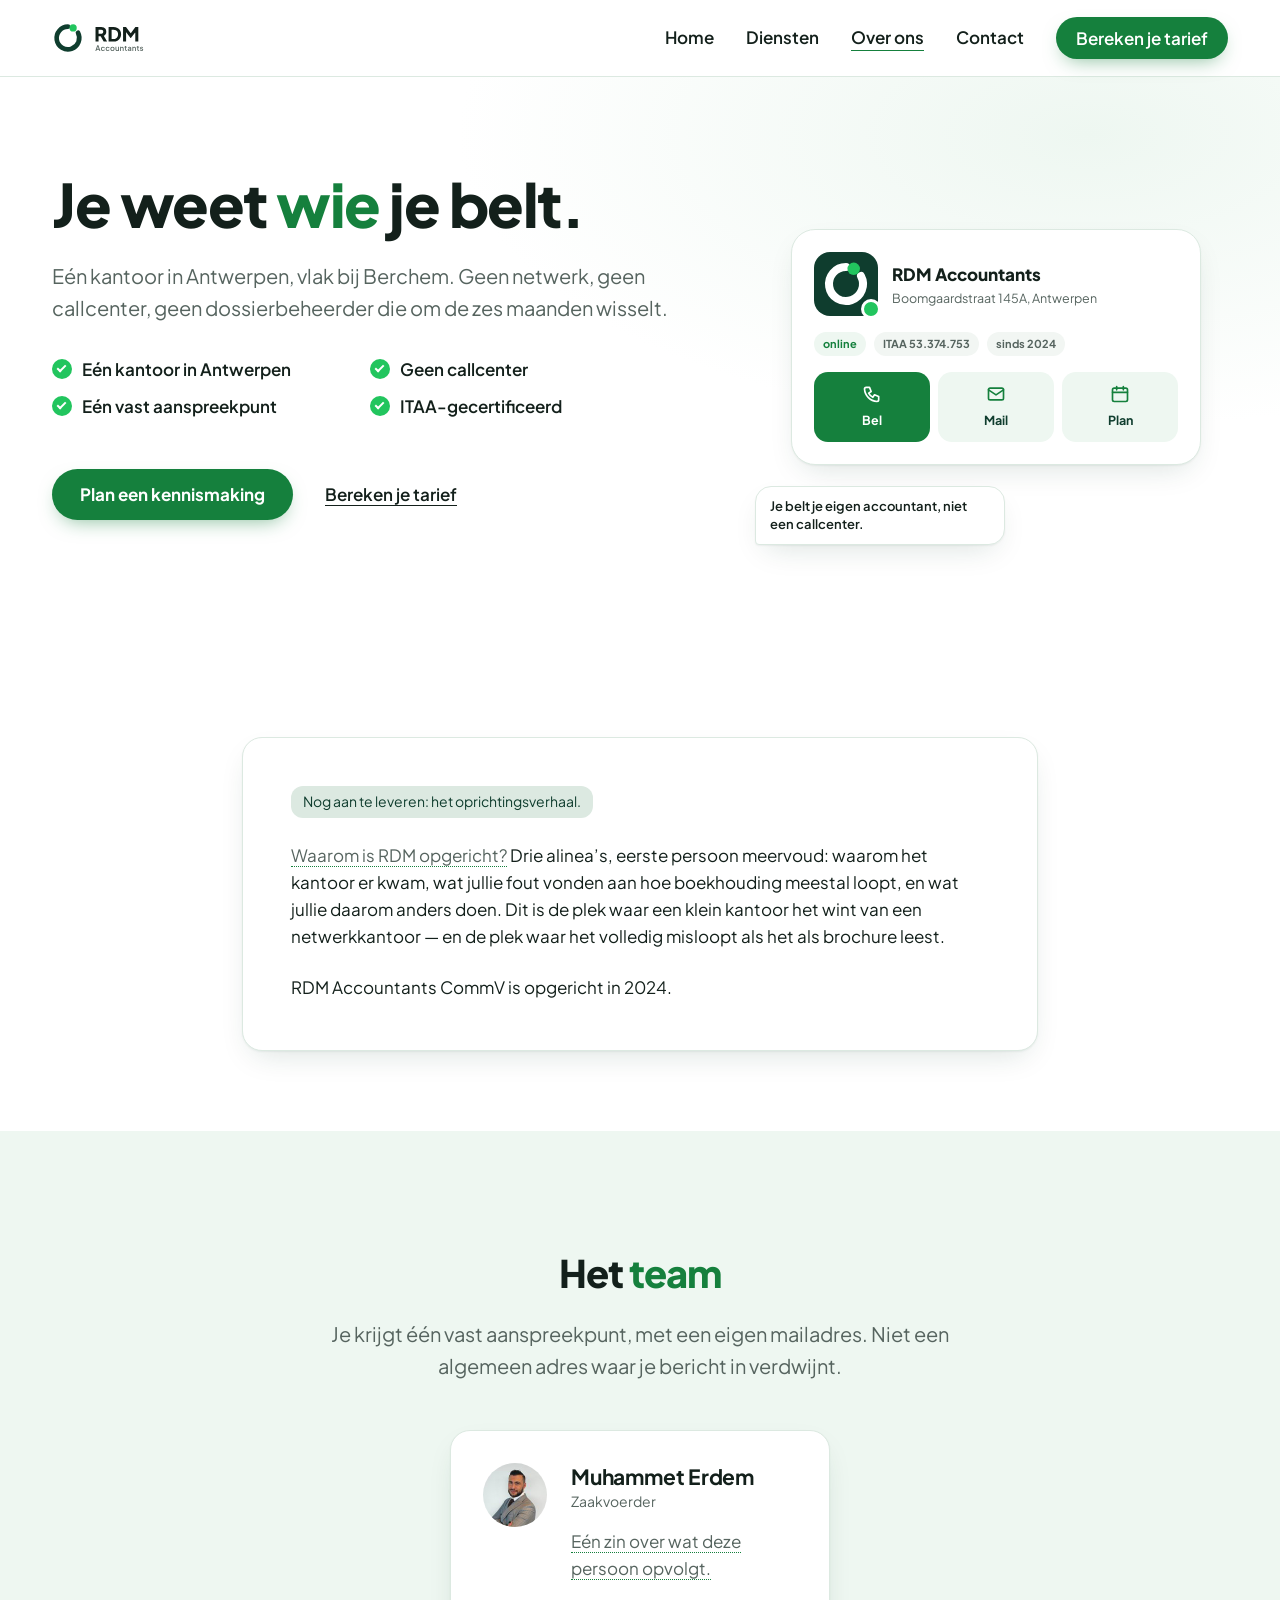
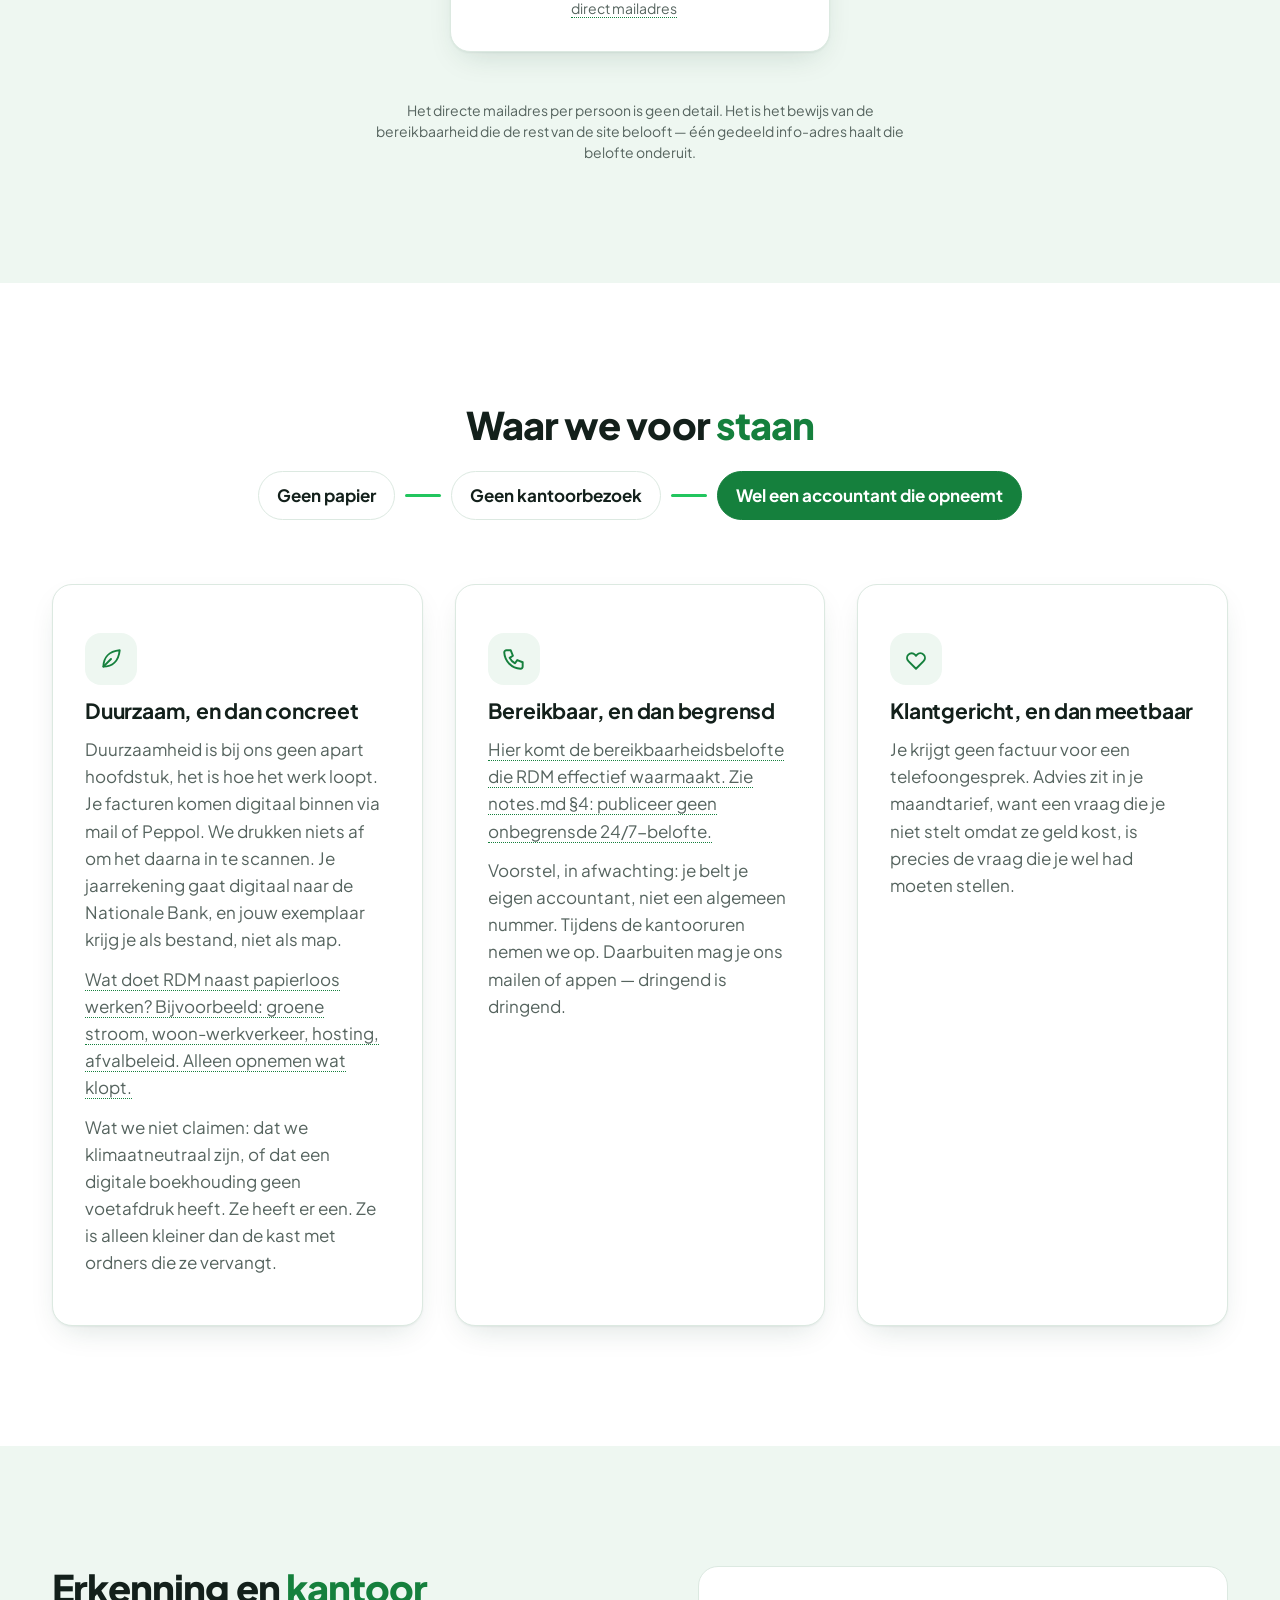
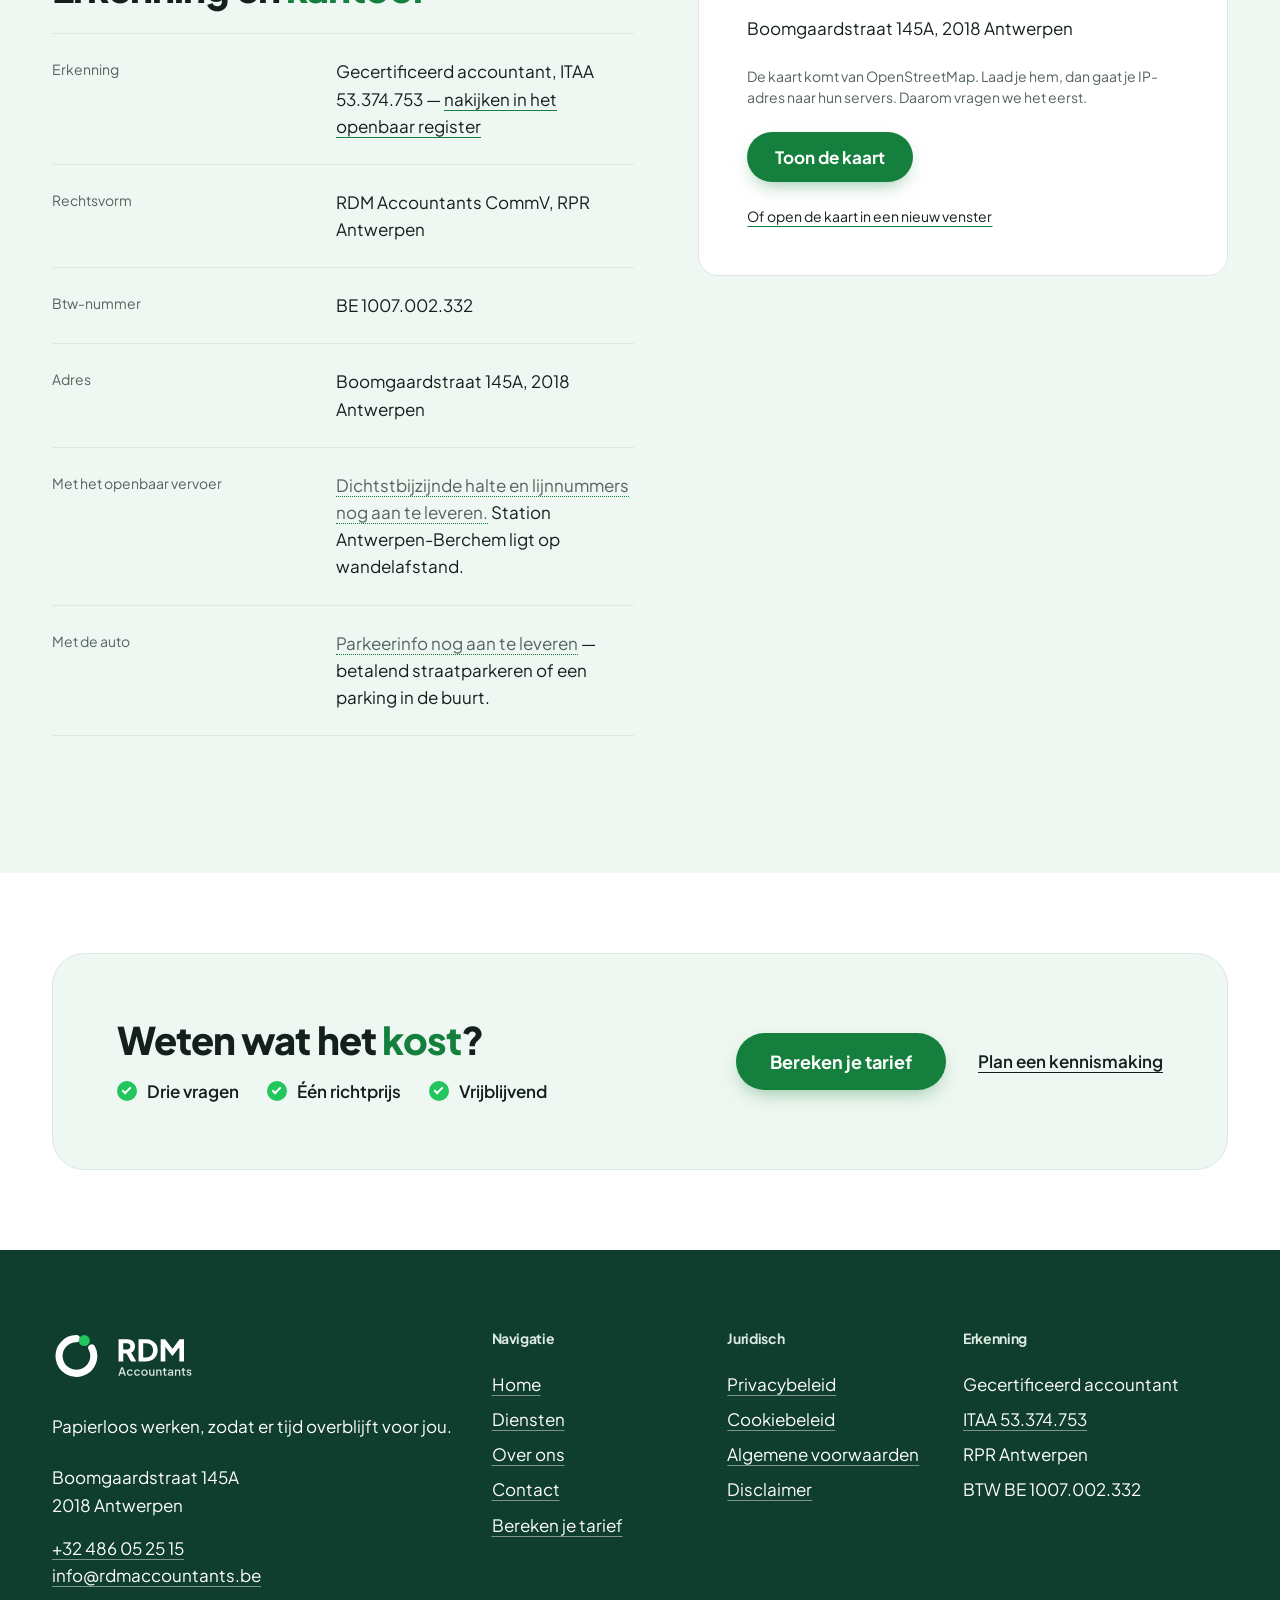
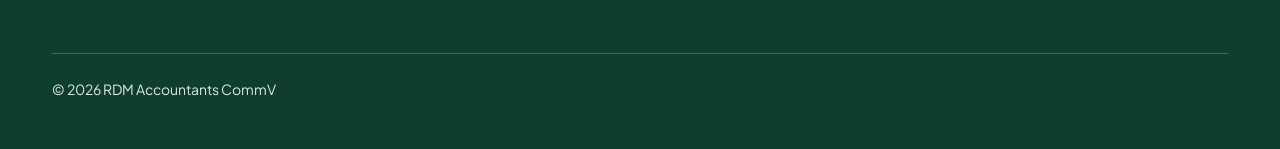
<file: site/over-ons.html>
<!doctype html>
<html lang="nl-BE" class="no-js">
<head>
<meta charset="utf-8">
<meta name="viewport" content="width=device-width, initial-scale=1">
<title>Over ons | RDM Accountants — Antwerpen</title>
<meta name="description" content="Een gecertificeerd accountantskantoor in Antwerpen, met één vast aanspreekpunt per dossier. ITAA 53.374.753.">
<link rel="canonical" href="https://www.rdmaccountants.be/over-ons.html">

<meta property="og:type" content="website">
<meta property="og:site_name" content="RDM Accountants">
<meta property="og:locale" content="nl_BE">
<meta property="og:url" content="https://www.rdmaccountants.be/over-ons.html">
<meta property="og:title" content="Over ons | RDM Accountants — Antwerpen">
<meta property="og:description" content="Een gecertificeerd accountantskantoor in Antwerpen, met één vast aanspreekpunt per dossier. ITAA 53.374.753.">
<meta property="og:image" content="https://www.rdmaccountants.be/assets/img/og-default.png">
<meta property="og:image:width" content="1200">
<meta property="og:image:height" content="630">
<meta name="twitter:card" content="summary_large_image">

<meta name="theme-color" content="#14453A">
<link rel="icon" href="assets/img/favicon.svg" type="image/svg+xml">
<link rel="icon" href="assets/img/favicon-32.png" sizes="32x32" type="image/png">
<link rel="icon" href="favicon.ico" sizes="16x16 32x32 48x48">
<link rel="apple-touch-icon" href="assets/img/apple-touch-icon.png">
<link rel="manifest" href="site.webmanifest">

<link rel="preload" href="assets/fonts/plus-jakarta-sans-normal-latin.woff2" as="font" type="font/woff2" crossorigin>
<link rel="stylesheet" href="assets/fonts/fonts.css?v=7840b08d">
<link rel="stylesheet" href="assets/css/style.css?v=4577d378">

<script type="application/ld+json">
{
  "@context": "https://schema.org",
  "@type": "AccountingService",
  "@id": "https://www.rdmaccountants.be/#organisatie",
  "name": "RDM Accountants",
  "legalName": "RDM Accountants CommV",
  "description": "Gecertificeerd accountantskantoor in Antwerpen. Papierloos werken, zodat er tijd overblijft voor jou.",
  "url": "https://www.rdmaccountants.be/",
  "email": "info@rdmaccountants.be",
  "telephone": "+32 486 05 25 15",
  "vatID": "BE1007002332",
  "identifier": {
    "@type": "PropertyValue",
    "name": "ITAA",
    "value": "53.374.753"
  },
  "address": {
    "@type": "PostalAddress",
    "streetAddress": "Boomgaardstraat 145A",
    "postalCode": "2018",
    "addressLocality": "Antwerpen",
    "addressCountry": "BE"
  },
  "geo": {
    "@type": "GeoCoordinates",
    "latitude": 51.2012948,
    "longitude": 4.4261101
  },
  "areaServed": {
    "@type": "City",
    "name": "Antwerpen"
  },
  "knowsLanguage": [
    "nl-BE"
  ],
  "image": "https://www.rdmaccountants.be/assets/img/og-default.png"
}
</script>
<script>document.documentElement.classList.replace('no-js','js');</script>
</head>
<body>

<a class="skip-link" href="#main">Naar de inhoud</a>

<header class="header">
  <div class="container">
    <a class="logo" href="index.html" aria-label="RDM Accountants, naar de homepage">
      <svg viewBox="0 0 182 66" aria-hidden="true" focusable="false"><path d="M50.42 22.67A22 22 0 1 1 31.00 11.00" fill="none" stroke="#0F3D2E" stroke-width="9" stroke-linecap="round"/><circle cx="40.99" cy="13.40" r="7.02" fill="#22C55E"/><path d="M84.508 40.0V11.690000000000001H95.338Q98.264 11.690000000000001 100.525 12.716000000000001Q102.786 13.742 104.078 15.756Q105.37 17.77 105.37 20.734Q105.37 23.622 104.04 25.655Q102.71000000000001 27.688000000000002 100.468 28.714L106.928 40.0H100.316L93.324 27.498L97.124 29.740000000000002H90.398V40.0ZM90.398 24.61H95.376Q96.63 24.61 97.542 24.116Q98.45400000000001 23.622 98.96700000000001 22.747999999999998Q99.48 21.874 99.48 20.734Q99.48 19.556 98.96700000000001 18.682000000000002Q98.45400000000001 17.808 97.542 17.314Q96.63 16.82 95.376 16.82H90.398ZM109.854 40.0V11.690000000000001H119.08800000000001Q123.67411636363636 11.690000000000001 127.06205818181817 13.514000000000001Q130.45 15.338000000000001 132.312 18.53Q134.174 21.722 134.174 25.844079295154184Q134.174 29.93 132.312 33.141000000000005Q130.45 36.352000000000004 127.06205818181817 38.176Q123.67411636363636 40.0 119.08800000000001 40.0ZM115.744 34.87H119.24000000000001Q121.99930188679245 34.87 124.02065094339622 33.748999999999995Q126.042 32.628 127.163 30.597645569620255Q128.284 28.567291139240506 128.284 25.80964556962025Q128.284 23.052 127.16435714285714 21.04021359223301Q126.04471428571429 19.02842718446602 124.02935714285715 17.92421359223301Q122.01400000000001 16.82 119.24000000000001 16.82H115.744ZM137.936 40.0V11.690000000000001H143.636L154.238 25.75H151.578L161.876 11.690000000000001H167.576V40.0H161.686V18.188L164.042 18.72L153.136 32.78H152.376L141.85 18.72L143.826 18.188V40.0Z" fill="#13201B"/><path d="M84.1595 58.0 87.9585 47.1975H90.0755L93.8745 58.0H92.04025L91.21375 55.5785H86.82025L85.9865 58.0ZM87.3205 54.056H90.699L88.77775 48.400999999999996H89.25625ZM99.06025 58.174Q97.893 58.174 96.983125 57.633875Q96.07325 57.09375 95.54762500000001 56.162125Q95.022 55.2305 95.022 54.06325Q95.022 52.896 95.54400000000001 51.971625Q96.066 51.04725 96.9795 50.514375Q97.893 49.9815 99.06025 49.9815Q99.865 49.9815 100.561 50.26425Q101.257 50.547 101.77175 51.04Q102.2865 51.533 102.52575 52.19275L101.09025 52.8525Q100.84375 52.2435 100.303625 51.87375Q99.7635 51.504 99.06025 51.504Q98.39325 51.504 97.864 51.833875Q97.33475 52.16375 97.03025 52.747375000000005Q96.72575 53.331 96.72575 54.07775Q96.72575 54.81725 97.03025 55.400875Q97.33475 55.9845 97.864 56.318Q98.39325 56.6515 99.06025 56.6515Q99.77075 56.6515 100.30362500000001 56.28175Q100.8365 55.912 101.09025 55.2885L102.52575 55.97Q102.29375 56.60075 101.779 57.101Q101.26425 57.60125 100.56825 57.887625Q99.87225 58.174 99.06025 58.174ZM108.19725 58.174Q107.03 58.174 106.120125 57.633875Q105.21025 57.09375 104.68462500000001 56.162125Q104.159 55.2305 104.159 54.06325Q104.159 52.896 104.68100000000001 51.971625Q105.203 51.04725 106.1165 50.514375Q107.03 49.9815 108.19725 49.9815Q109.002 49.9815 109.69800000000001 50.26425Q110.394 50.547 110.90875 51.04Q111.4235 51.533 111.66275 52.19275L110.22725 52.8525Q109.98075 52.2435 109.440625 51.87375Q108.9005 51.504 108.19725 51.504Q107.53025 51.504 107.001 51.833875Q106.47175 52.16375 106.16725 52.747375000000005Q105.86275 53.331 105.86275 54.07775Q105.86275 54.81725 106.16725 55.400875Q106.47175 55.9845 107.001 56.318Q107.53025 56.6515 108.19725 56.6515Q108.90775000000001 56.6515 109.44062500000001 56.28175Q109.9735 55.912 110.22725 55.2885L111.66275 55.97Q111.43075 56.60075 110.916 57.101Q110.40125 57.60125 109.70525 57.887625Q109.00925 58.174 108.19725 58.174ZM117.3995 58.174Q116.26125 58.174 115.329625 57.641125Q114.398 57.10825 113.84700000000001 56.18025Q113.296 55.25225 113.296 54.0705Q113.296 52.88875 113.84337500000001 51.968Q114.39075 51.04725 115.31875 50.514375Q116.24675 49.9815 117.3995 49.9815Q118.55225 49.9815 119.476625 50.51075Q120.401 51.04 120.94475 51.960750000000004Q121.4885 52.8815 121.4885 54.0705Q121.4885 55.2595 120.933875 56.1875Q120.37925 57.1155 119.454875 57.64475Q118.5305 58.174 117.3995 58.174ZM117.3995 56.6515Q118.08825 56.6515 118.62475 56.318Q119.16125 55.9845 119.473 55.39725Q119.78475 54.81 119.78475 54.0705Q119.78475 53.331 119.473 52.754625000000004Q119.16125 52.17825 118.62475 51.841125Q118.08825 51.504 117.3995 51.504Q116.71075 51.504 116.170625 51.841125Q115.6305 52.17825 115.315125 52.754625000000004Q114.99975 53.331 114.99975 54.0705Q114.99975 54.81 115.315125 55.39725Q115.6305 55.9845 116.170625 56.318Q116.71075 56.6515 117.3995 56.6515ZM126.232 58.174Q125.3475 58.174 124.676875 57.77525Q124.00625000000001 57.3765 123.64012500000001 56.662375Q123.274 55.94825 123.274 55.00575V50.1555H124.90525V54.8535Q124.90525 55.39 125.12275 55.796Q125.34025 56.202 125.735375 56.42675Q126.1305 56.6515 126.638 56.6515Q127.15275 56.6515 127.547875 56.423125Q127.943 56.19475 128.164125 55.774249999999995Q128.38525 55.35375 128.38525 54.781V50.1555H130.0165V58.0H128.45775V56.463L128.639 56.666Q128.3635 57.39825 127.721875 57.786125Q127.08025 58.174 126.232 58.174ZM132.2805 58.0V50.1555H133.83925V51.6925L133.658 51.4895Q133.94075 50.75725 134.57875 50.369375Q135.21675 49.9815 136.065 49.9815Q136.92775 49.9815 137.59475 50.3585Q138.26175 50.7355 138.64237500000002 51.4025Q139.023 52.0695 139.023 52.934441860465114V58.0H137.39175V53.3745Q137.39175 52.78725 137.17425 52.373999999999995Q136.95675 51.96075 136.564575 51.732375Q136.17239999999998 51.504 135.66195 51.504Q135.1515 51.504 134.75275 51.732375Q134.35399999999998 51.96075 134.13287499999998 52.377624999999995Q133.91174999999998 52.7945 133.91174999999998 53.3745V58.0ZM144.5205 58.087Q143.28075 58.087 142.602875 57.394625000000005Q141.925 56.70225 141.925 55.44075V51.64175H140.54025000000001V50.1555H140.75775000000002Q141.30875 50.1555 141.616875 49.840125Q141.925 49.52475 141.925 48.973749999999995V48.3575H143.55625V50.1555H145.33975V51.64175H143.55625V55.36825Q143.55625 55.767 143.68675000000002 56.04975Q143.81725 56.3325 144.11087500000002 56.484750000000005Q144.4045 56.637 144.8685 56.637Q144.97725 56.637 145.12225 56.6225Q145.26725 56.608 145.39775 56.5935V58.0Q145.202 58.03625 144.9555 58.06162500000001Q144.709 58.087 144.5205 58.087ZM149.699 58.174Q148.9015 58.174 148.29975000000002 57.894875Q147.698 57.61575 147.36450000000002 57.111875Q147.031 56.608 147.031 55.93375Q147.031 55.29575 147.31375 54.78825Q147.5965 54.28075 148.187375 53.93275Q148.77825 53.58475 149.67725000000002 53.439750000000004L152.4105 52.99025V54.28075L150.0035 54.694Q149.351 54.81 149.04287499999998 55.110875Q148.73475 55.41175 148.73475 55.87575Q148.73475 56.318 149.07912499999998 56.60075Q149.4235 56.8835 149.95275 56.8835Q150.61975 56.8835 151.12 56.597125Q151.62025 56.31075 151.89937500000002 55.821375Q152.1785 55.332 152.1785 54.7375V52.722Q152.1785 52.14925 151.747125 51.7795Q151.31575 51.40975 150.60525 51.40975Q149.96 51.40975 149.47062499999998 51.746875Q148.98125 52.084 148.74925 52.62775L147.38625 51.94625Q147.611 51.36625 148.10037499999999 50.924Q148.58975 50.48175 149.2495 50.231624999999994Q149.90925000000001 49.9815 150.656 49.9815Q151.584 49.9815 152.298125 50.329499999999996Q153.01225 50.6775 153.411 51.29375Q153.80975 51.91 153.80975 52.722V58.0H152.251V56.58625L152.57725 56.6225Q152.30175 57.101 151.877625 57.449Q151.4535 57.797 150.906125 57.9855Q150.35875000000001 58.174 149.699 58.174ZM156.081 58.0V50.1555H157.63975V51.6925L157.4585 51.4895Q157.74125 50.75725 158.37925 50.369375Q159.01725 49.9815 159.8655 49.9815Q160.72825 49.9815 161.39525 50.3585Q162.06225 50.7355 162.44287500000002 51.4025Q162.8235 52.0695 162.8235 52.934441860465114V58.0H161.19225V53.3745Q161.19225 52.78725 160.97475 52.373999999999995Q160.75725 51.96075 160.365075 51.732375Q159.97289999999998 51.504 159.46245 51.504Q158.952 51.504 158.55325 51.732375Q158.15449999999998 51.96075 157.93337499999998 52.377624999999995Q157.71224999999998 52.7945 157.71224999999998 53.3745V58.0ZM168.321 58.087Q167.08125 58.087 166.403375 57.394625000000005Q165.7255 56.70225 165.7255 55.44075V51.64175H164.34075V50.1555H164.55825000000002Q165.10925 50.1555 165.417375 49.840125Q165.7255 49.52475 165.7255 48.973749999999995V48.3575H167.35675V50.1555H169.14025V51.64175H167.35675V55.36825Q167.35675 55.767 167.48725000000002 56.04975Q167.61775 56.3325 167.91137500000002 56.484750000000005Q168.205 56.637 168.669 56.637Q168.77775 56.637 168.92275 56.6225Q169.06775 56.608 169.19825 56.5935V58.0Q169.0025 58.03625 168.756 58.06162500000001Q168.5095 58.087 168.321 58.087ZM174.0505 58.174Q172.83975 58.174 171.937125 57.583124999999995Q171.0345 56.99225 170.672 55.9845L171.92625 55.39Q172.24525 56.06425 172.80712499999998 56.45575Q173.369 56.84725 174.0505 56.84725Q174.6305 56.84725 174.993 56.582625Q175.3555 56.318 175.3555 55.87575Q175.3555 55.58575 175.196 55.4045Q175.0365 55.22325 174.79725 55.10725Q174.558 54.99125 174.3115 54.926L173.079 54.578Q172.05675 54.288 171.5565 53.704375Q171.05625 53.12075 171.05625 52.33775Q171.05625 51.627250000000004 171.41875 51.098Q171.78125 50.56875 172.41925 50.275125Q173.05725 49.9815 173.862 49.9815Q174.935 49.9815 175.776 50.51075Q176.617 51.04 176.965 51.98975L175.69625 52.58425Q175.46425 52.0115 174.964 51.678Q174.46375 51.3445 173.84025 51.3445Q173.30375 51.3445 172.98837500000002 51.59824999999999Q172.673 51.852 172.673 52.258Q172.673 52.533500000000004 172.81799999999998 52.71475Q172.963 52.896 173.195 53.00475Q173.427 53.1135 173.6735 53.186L174.9495 53.563Q175.91375 53.84575 176.43937499999998 54.429375Q176.965 55.013 176.965 55.83225Q176.965 56.521 176.59525000000002 57.050250000000005Q176.2255 57.5795 175.573 57.87675Q174.9205 58.174 174.0505 58.174Z" fill="#56645F"/></svg>
    </a>

    <a class="btn btn--primary header-cta" href="tarief.html">Bereken je tarief</a>
    <button class="nav-toggle" type="button" aria-expanded="false" aria-controls="nav">Menu</button>

    <nav class="nav" id="nav" aria-label="Hoofdnavigatie">
      <button class="nav-close" type="button">Sluiten</button>
      <a href="index.html">Home</a>
      <a href="diensten.html">Diensten</a>
      <a href="over-ons.html" aria-current="page">Over ons</a>
      <a href="contact.html">Contact</a>
      <a class="btn btn--primary" href="tarief.html">Bereken je tarief</a>
    </nav>
  </div>
</header>

<main id="main">

  <section class="hero-x">
    <div class="container hero-x__grid">
      <div class="stagger" data-stagger>
        <h1 class="hero-x__title">Je weet <mark class="hl">wie</mark> je belt.</h1>
        <p class="hero-x__sub">E&eacute;n kantoor in Antwerpen, vlak bij Berchem. Geen netwerk, geen callcenter, geen dossierbeheerder die om de zes maanden wisselt.</p>
        <ul class="checks">
          <li>E&eacute;n kantoor in Antwerpen</li>
          <li>Geen callcenter</li>
          <li>E&eacute;n vast aanspreekpunt</li>
          <li>ITAA-gecertificeerd</li>
        </ul>
        <div class="btn-row">
          <a class="btn btn--primary" href="contact.html">Plan een kennismaking</a>
          <a class="btn btn--secondary" href="tarief.html">Bereken je tarief</a>
        </div>
      </div>
      <div class="ill-stage" aria-hidden="true">
        <div class="profile-card float">
          <div class="profile-card__top">
            <span class="profile-card__avatar"><svg class="mark" viewBox="0 0 64 64"><rect width="64" height="64" rx="16" fill="#0F3D2E"/><path d="M47.01 24.02A17 17 0 1 1 32.00 15.00" fill="none" stroke="#FFFFFF" stroke-width="8" stroke-linecap="round"/><circle cx="39.72" cy="16.85" r="6.24" fill="#22C55E"/></svg><span class="profile-card__status"></span></span>
            <span><b>RDM Accountants</b><em>Boomgaardstraat 145A, Antwerpen</em></span>
          </div>
          <div class="profile-card__meta"><span class="ill-pill">online</span><span class="ill-pill ill-pill--soft">ITAA 53.374.753</span><span class="ill-pill ill-pill--soft">sinds 2024</span></div>
          <div class="profile-actions"><span><svg viewBox="0 0 24 24"><path d="M5 4h4l2 5-3 2a11 11 0 0 0 5 5l2-3 5 2v4a2 2 0 0 1-2 2A16 16 0 0 1 3 6a2 2 0 0 1 2-2z"/></svg>Bel</span><span><svg viewBox="0 0 24 24"><rect x="3" y="5" width="18" height="14" rx="2"/><path d="M3 7l9 6 9-6"/></svg>Mail</span><span><svg viewBox="0 0 24 24"><rect x="3" y="5" width="18" height="16" rx="2"/><path d="M3 10h18M8 3v4M16 3v4"/></svg>Plan</span></div>
        </div>
        <div class="ill-bubble ill-bubble--c float float--late">Je belt je eigen accountant, niet een callcenter.</div>
      </div>
    </div>
  </section>

  <section class="section-sm">
    <div class="container narrow">
      <div class="card story" data-reveal>
        <p class="small"><span class="demo-flag" data-note="oprichtingsverhaal_demo">Nog aan te leveren: het oprichtingsverhaal.</span></p>
        <p><span class="tbd" data-field="oprichtingsverhaal">Waarom is RDM opgericht?</span> Drie alinea&rsquo;s, eerste persoon meervoud: waarom het kantoor er kwam, wat jullie fout vonden aan hoe boekhouding meestal loopt, en wat jullie daarom anders doen. Dit is de plek waar een klein kantoor het wint van een netwerkkantoor — en de plek waar het volledig misloopt als het als brochure leest.</p>
        <p>RDM Accountants CommV is opgericht in 2024.</p>
      </div>
    </div>
  </section>

  <section class="section band-tint">
    <div class="container">
      <h2 class="h-sec center">Het <mark class="hl">team</mark></h2>
      <p class="lead-c center">Je krijgt &eacute;&eacute;n vast aanspreekpunt, met een eigen mailadres. Niet een algemeen adres waar je bericht in verdwijnt.</p>
      <div class="team-wrap" data-reveal>
        <ul class="people" data-team>
          <!-- team:start - generated from content.json by tools/apply_content.py; edit there, not here -->
          <li>
            <img class="people__photo" alt="" loading="lazy" decoding="async" width="128" height="128" src="assets/img/muhammet-erdem-128.jpg" srcset="assets/img/muhammet-erdem-128.jpg 128w, assets/img/muhammet-erdem-256.jpg 256w" sizes="64px">
            <div>
              <h3>Muhammet Erdem</h3>
              <p class="small muted">Zaakvoerder</p>
              <p class="mt-2"><span class="tbd" data-field="team.1.rol">E&eacute;n zin over wat deze persoon opvolgt.</span></p>
              <p class="small mt-2"><span class="tbd" data-field="team.1.mail">direct mailadres</span></p>
            </div>
          </li>
          <!-- team:end -->
        </ul>
      </div>
      <p class="small muted mt-5 center measure-56">Het directe mailadres per persoon is geen detail. Het is het bewijs van de bereikbaarheid die de rest van de site belooft — één gedeeld info-adres haalt die belofte onderuit.</p>
    </div>
  </section>

  <section class="section">
    <div class="container">
      <h2 class="h-sec center">Waar we voor <mark class="hl">staan</mark></h2>
      <p class="chain-pills" data-reveal><span>Geen papier</span><i aria-hidden="true"></i><span>Geen kantoorbezoek</span><i aria-hidden="true"></i><span class="is-key">Wel een accountant die opneemt</span></p>
      <div class="cards">
        <article class="card" data-reveal>
          <span class="card__icon" aria-hidden="true"><svg viewBox="0 0 24 24"><path d="M5 19c0-8 5-14 15-15-1 10-7 15-15 15z"/><path d="M5 19l7-7"/></svg></span>
          <h3>Duurzaam, en dan concreet</h3>
          <div class="card__body"><p>Duurzaamheid is bij ons geen apart hoofdstuk, het is hoe het werk loopt. Je facturen komen digitaal binnen via mail of Peppol. We drukken niets af om het daarna in te scannen. Je jaarrekening gaat digitaal naar de Nationale Bank, en jouw exemplaar krijg je als bestand, niet als map.</p>
          <p><span class="tbd" data-field="duurzaamheid_extra">Wat doet RDM naast papierloos werken? Bijvoorbeeld: groene stroom, woon-werkverkeer, hosting, afvalbeleid. Alleen opnemen wat klopt.</span></p>
          <p>Wat we niet claimen: dat we klimaatneutraal zijn, of dat een digitale boekhouding geen voetafdruk heeft. Ze heeft er een. Ze is alleen kleiner dan de kast met ordners die ze vervangt.</p></div>
        </article>
        <article class="card" data-reveal>
          <span class="card__icon" aria-hidden="true"><svg viewBox="0 0 24 24"><path d="M5 4h4l2 5-3 2a11 11 0 0 0 5 5l2-3 5 2v4a2 2 0 0 1-2 2A16 16 0 0 1 3 6a2 2 0 0 1 2-2z"/></svg></span>
          <h3>Bereikbaar, en dan begrensd</h3>
          <div class="card__body"><p><span class="tbd" data-field="bereikbaarheid">Hier komt de bereikbaarheidsbelofte die RDM effectief waarmaakt. Zie notes.md §4: publiceer geen onbegrensde 24/7-belofte.</span></p>
          <p>Voorstel, in afwachting: je belt je eigen accountant, niet een algemeen nummer. Tijdens de kantooruren nemen we op. Daarbuiten mag je ons mailen of appen — dringend is dringend.</p></div>
        </article>
        <article class="card" data-reveal>
          <span class="card__icon" aria-hidden="true"><svg viewBox="0 0 24 24"><path d="M12 21l-7-7a4 4 0 0 1 6-6l1 1 1-1a4 4 0 0 1 6 6z"/></svg></span>
          <h3>Klantgericht, en dan meetbaar</h3>
          <div class="card__body"><p>Je krijgt geen factuur voor een telefoongesprek. Advies zit in je maandtarief, want een vraag die je niet stelt omdat ze geld kost, is precies de vraag die je wel had moeten stellen.</p></div>
        </article>
      </div>
    </div>
  </section>

  <section class="section band-tint">
    <div class="container office">
      <div data-reveal>
        <h2 class="h-sec">Erkenning en <mark class="hl">kantoor</mark></h2>
        <dl class="rows">
          <div>
            <dt>Erkenning</dt>
            <dd>Gecertificeerd accountant, ITAA 53.374.753 — <a href="https://www.itaa.be/nl/openbaar-register/" rel="noopener">nakijken in het openbaar register</a></dd>
          </div>
          <div>
            <dt>Rechtsvorm</dt>
            <dd>RDM Accountants CommV, RPR Antwerpen</dd>
          </div>
          <div>
            <dt>Btw-nummer</dt>
            <dd>BE 1007.002.332</dd>
          </div>
          <div>
            <dt>Adres</dt>
            <dd>Boomgaardstraat 145A, 2018 Antwerpen</dd>
          </div>
          <div>
            <dt>Met het openbaar vervoer</dt>
            <dd><span class="tbd" data-field="openbaar_vervoer">Dichtstbijzijnde halte en lijnnummers nog aan te leveren.</span> Station Antwerpen-Berchem ligt op wandelafstand.</dd>
          </div>
          <div>
            <dt>Met de auto</dt>
            <dd><span class="tbd" data-field="parkeren">Parkeerinfo nog aan te leveren</span> — betalend straatparkeren of een parking in de buurt.</dd>
          </div>
        </dl>
      </div>
      <div data-reveal>
        <div class="map" data-map
               data-src="https://www.openstreetmap.org/export/embed.html?bbox=4.4211%2C51.1988%2C4.4311%2C51.2038&amp;layer=mapnik&amp;marker=51.2012948%2C4.4261101"
               data-title="Kaart met de ligging van Boomgaardstraat 145A, 2018 Antwerpen">
            <div class="map__placeholder">
              <p class="mb-3">Boomgaardstraat 145A, 2018 Antwerpen</p>
              <p class="small muted mb-3">De kaart komt van OpenStreetMap. Laad je hem, dan gaat je IP-adres naar hun servers. Daarom vragen we het eerst.</p>
              <button class="btn btn--primary" type="button" data-map-load>Toon de kaart</button>
              <p class="small mt-3"><a href="https://www.openstreetmap.org/?mlat=51.2012948&amp;mlon=4.4261101#map=18/51.2012948/4.4261101" rel="noopener">Of open de kaart in een nieuw venster</a></p>
            </div>
          </div>
      </div>
    </div>
  </section>

  <section class="section-sm">
    <div class="container">
      <div class="cta-banner" data-reveal>
        <div>
          <h2 class="h-sec">Weten wat het <mark class="hl">kost</mark>?</h2>
          <ul class="checks checks--row"><li>Drie vragen</li><li>&Eacute;&eacute;n richtprijs</li><li>Vrijblijvend</li></ul>
        </div>
        <div class="btn-row">
          <a class="btn btn--primary btn--lg" href="tarief.html">Bereken je tarief</a>
          <a class="btn btn--secondary" href="contact.html">Plan een kennismaking</a>
        </div>
      </div>
    </div>
  </section>

</main>

<footer class="footer">
  <div class="container">
    <div class="footer__cols">
      <div>
        <span class="footer__logo">
          <svg viewBox="0 0 182 66" role="img" aria-label="RDM Accountants"><path d="M50.42 22.67A22 22 0 1 1 31.00 11.00" fill="none" stroke="#FFFFFF" stroke-width="9" stroke-linecap="round"/><circle cx="40.99" cy="13.40" r="7.02" fill="#22C55E"/><path d="M84.508 40.0V11.690000000000001H95.338Q98.264 11.690000000000001 100.525 12.716000000000001Q102.786 13.742 104.078 15.756Q105.37 17.77 105.37 20.734Q105.37 23.622 104.04 25.655Q102.71000000000001 27.688000000000002 100.468 28.714L106.928 40.0H100.316L93.324 27.498L97.124 29.740000000000002H90.398V40.0ZM90.398 24.61H95.376Q96.63 24.61 97.542 24.116Q98.45400000000001 23.622 98.96700000000001 22.747999999999998Q99.48 21.874 99.48 20.734Q99.48 19.556 98.96700000000001 18.682000000000002Q98.45400000000001 17.808 97.542 17.314Q96.63 16.82 95.376 16.82H90.398ZM109.854 40.0V11.690000000000001H119.08800000000001Q123.67411636363636 11.690000000000001 127.06205818181817 13.514000000000001Q130.45 15.338000000000001 132.312 18.53Q134.174 21.722 134.174 25.844079295154184Q134.174 29.93 132.312 33.141000000000005Q130.45 36.352000000000004 127.06205818181817 38.176Q123.67411636363636 40.0 119.08800000000001 40.0ZM115.744 34.87H119.24000000000001Q121.99930188679245 34.87 124.02065094339622 33.748999999999995Q126.042 32.628 127.163 30.597645569620255Q128.284 28.567291139240506 128.284 25.80964556962025Q128.284 23.052 127.16435714285714 21.04021359223301Q126.04471428571429 19.02842718446602 124.02935714285715 17.92421359223301Q122.01400000000001 16.82 119.24000000000001 16.82H115.744ZM137.936 40.0V11.690000000000001H143.636L154.238 25.75H151.578L161.876 11.690000000000001H167.576V40.0H161.686V18.188L164.042 18.72L153.136 32.78H152.376L141.85 18.72L143.826 18.188V40.0Z" fill="#FFFFFF"/><path d="M84.1595 58.0 87.9585 47.1975H90.0755L93.8745 58.0H92.04025L91.21375 55.5785H86.82025L85.9865 58.0ZM87.3205 54.056H90.699L88.77775 48.400999999999996H89.25625ZM99.06025 58.174Q97.893 58.174 96.983125 57.633875Q96.07325 57.09375 95.54762500000001 56.162125Q95.022 55.2305 95.022 54.06325Q95.022 52.896 95.54400000000001 51.971625Q96.066 51.04725 96.9795 50.514375Q97.893 49.9815 99.06025 49.9815Q99.865 49.9815 100.561 50.26425Q101.257 50.547 101.77175 51.04Q102.2865 51.533 102.52575 52.19275L101.09025 52.8525Q100.84375 52.2435 100.303625 51.87375Q99.7635 51.504 99.06025 51.504Q98.39325 51.504 97.864 51.833875Q97.33475 52.16375 97.03025 52.747375000000005Q96.72575 53.331 96.72575 54.07775Q96.72575 54.81725 97.03025 55.400875Q97.33475 55.9845 97.864 56.318Q98.39325 56.6515 99.06025 56.6515Q99.77075 56.6515 100.30362500000001 56.28175Q100.8365 55.912 101.09025 55.2885L102.52575 55.97Q102.29375 56.60075 101.779 57.101Q101.26425 57.60125 100.56825 57.887625Q99.87225 58.174 99.06025 58.174ZM108.19725 58.174Q107.03 58.174 106.120125 57.633875Q105.21025 57.09375 104.68462500000001 56.162125Q104.159 55.2305 104.159 54.06325Q104.159 52.896 104.68100000000001 51.971625Q105.203 51.04725 106.1165 50.514375Q107.03 49.9815 108.19725 49.9815Q109.002 49.9815 109.69800000000001 50.26425Q110.394 50.547 110.90875 51.04Q111.4235 51.533 111.66275 52.19275L110.22725 52.8525Q109.98075 52.2435 109.440625 51.87375Q108.9005 51.504 108.19725 51.504Q107.53025 51.504 107.001 51.833875Q106.47175 52.16375 106.16725 52.747375000000005Q105.86275 53.331 105.86275 54.07775Q105.86275 54.81725 106.16725 55.400875Q106.47175 55.9845 107.001 56.318Q107.53025 56.6515 108.19725 56.6515Q108.90775000000001 56.6515 109.44062500000001 56.28175Q109.9735 55.912 110.22725 55.2885L111.66275 55.97Q111.43075 56.60075 110.916 57.101Q110.40125 57.60125 109.70525 57.887625Q109.00925 58.174 108.19725 58.174ZM117.3995 58.174Q116.26125 58.174 115.329625 57.641125Q114.398 57.10825 113.84700000000001 56.18025Q113.296 55.25225 113.296 54.0705Q113.296 52.88875 113.84337500000001 51.968Q114.39075 51.04725 115.31875 50.514375Q116.24675 49.9815 117.3995 49.9815Q118.55225 49.9815 119.476625 50.51075Q120.401 51.04 120.94475 51.960750000000004Q121.4885 52.8815 121.4885 54.0705Q121.4885 55.2595 120.933875 56.1875Q120.37925 57.1155 119.454875 57.64475Q118.5305 58.174 117.3995 58.174ZM117.3995 56.6515Q118.08825 56.6515 118.62475 56.318Q119.16125 55.9845 119.473 55.39725Q119.78475 54.81 119.78475 54.0705Q119.78475 53.331 119.473 52.754625000000004Q119.16125 52.17825 118.62475 51.841125Q118.08825 51.504 117.3995 51.504Q116.71075 51.504 116.170625 51.841125Q115.6305 52.17825 115.315125 52.754625000000004Q114.99975 53.331 114.99975 54.0705Q114.99975 54.81 115.315125 55.39725Q115.6305 55.9845 116.170625 56.318Q116.71075 56.6515 117.3995 56.6515ZM126.232 58.174Q125.3475 58.174 124.676875 57.77525Q124.00625000000001 57.3765 123.64012500000001 56.662375Q123.274 55.94825 123.274 55.00575V50.1555H124.90525V54.8535Q124.90525 55.39 125.12275 55.796Q125.34025 56.202 125.735375 56.42675Q126.1305 56.6515 126.638 56.6515Q127.15275 56.6515 127.547875 56.423125Q127.943 56.19475 128.164125 55.774249999999995Q128.38525 55.35375 128.38525 54.781V50.1555H130.0165V58.0H128.45775V56.463L128.639 56.666Q128.3635 57.39825 127.721875 57.786125Q127.08025 58.174 126.232 58.174ZM132.2805 58.0V50.1555H133.83925V51.6925L133.658 51.4895Q133.94075 50.75725 134.57875 50.369375Q135.21675 49.9815 136.065 49.9815Q136.92775 49.9815 137.59475 50.3585Q138.26175 50.7355 138.64237500000002 51.4025Q139.023 52.0695 139.023 52.934441860465114V58.0H137.39175V53.3745Q137.39175 52.78725 137.17425 52.373999999999995Q136.95675 51.96075 136.564575 51.732375Q136.17239999999998 51.504 135.66195 51.504Q135.1515 51.504 134.75275 51.732375Q134.35399999999998 51.96075 134.13287499999998 52.377624999999995Q133.91174999999998 52.7945 133.91174999999998 53.3745V58.0ZM144.5205 58.087Q143.28075 58.087 142.602875 57.394625000000005Q141.925 56.70225 141.925 55.44075V51.64175H140.54025000000001V50.1555H140.75775000000002Q141.30875 50.1555 141.616875 49.840125Q141.925 49.52475 141.925 48.973749999999995V48.3575H143.55625V50.1555H145.33975V51.64175H143.55625V55.36825Q143.55625 55.767 143.68675000000002 56.04975Q143.81725 56.3325 144.11087500000002 56.484750000000005Q144.4045 56.637 144.8685 56.637Q144.97725 56.637 145.12225 56.6225Q145.26725 56.608 145.39775 56.5935V58.0Q145.202 58.03625 144.9555 58.06162500000001Q144.709 58.087 144.5205 58.087ZM149.699 58.174Q148.9015 58.174 148.29975000000002 57.894875Q147.698 57.61575 147.36450000000002 57.111875Q147.031 56.608 147.031 55.93375Q147.031 55.29575 147.31375 54.78825Q147.5965 54.28075 148.187375 53.93275Q148.77825 53.58475 149.67725000000002 53.439750000000004L152.4105 52.99025V54.28075L150.0035 54.694Q149.351 54.81 149.04287499999998 55.110875Q148.73475 55.41175 148.73475 55.87575Q148.73475 56.318 149.07912499999998 56.60075Q149.4235 56.8835 149.95275 56.8835Q150.61975 56.8835 151.12 56.597125Q151.62025 56.31075 151.89937500000002 55.821375Q152.1785 55.332 152.1785 54.7375V52.722Q152.1785 52.14925 151.747125 51.7795Q151.31575 51.40975 150.60525 51.40975Q149.96 51.40975 149.47062499999998 51.746875Q148.98125 52.084 148.74925 52.62775L147.38625 51.94625Q147.611 51.36625 148.10037499999999 50.924Q148.58975 50.48175 149.2495 50.231624999999994Q149.90925000000001 49.9815 150.656 49.9815Q151.584 49.9815 152.298125 50.329499999999996Q153.01225 50.6775 153.411 51.29375Q153.80975 51.91 153.80975 52.722V58.0H152.251V56.58625L152.57725 56.6225Q152.30175 57.101 151.877625 57.449Q151.4535 57.797 150.906125 57.9855Q150.35875000000001 58.174 149.699 58.174ZM156.081 58.0V50.1555H157.63975V51.6925L157.4585 51.4895Q157.74125 50.75725 158.37925 50.369375Q159.01725 49.9815 159.8655 49.9815Q160.72825 49.9815 161.39525 50.3585Q162.06225 50.7355 162.44287500000002 51.4025Q162.8235 52.0695 162.8235 52.934441860465114V58.0H161.19225V53.3745Q161.19225 52.78725 160.97475 52.373999999999995Q160.75725 51.96075 160.365075 51.732375Q159.97289999999998 51.504 159.46245 51.504Q158.952 51.504 158.55325 51.732375Q158.15449999999998 51.96075 157.93337499999998 52.377624999999995Q157.71224999999998 52.7945 157.71224999999998 53.3745V58.0ZM168.321 58.087Q167.08125 58.087 166.403375 57.394625000000005Q165.7255 56.70225 165.7255 55.44075V51.64175H164.34075V50.1555H164.55825000000002Q165.10925 50.1555 165.417375 49.840125Q165.7255 49.52475 165.7255 48.973749999999995V48.3575H167.35675V50.1555H169.14025V51.64175H167.35675V55.36825Q167.35675 55.767 167.48725000000002 56.04975Q167.61775 56.3325 167.91137500000002 56.484750000000005Q168.205 56.637 168.669 56.637Q168.77775 56.637 168.92275 56.6225Q169.06775 56.608 169.19825 56.5935V58.0Q169.0025 58.03625 168.756 58.06162500000001Q168.5095 58.087 168.321 58.087ZM174.0505 58.174Q172.83975 58.174 171.937125 57.583124999999995Q171.0345 56.99225 170.672 55.9845L171.92625 55.39Q172.24525 56.06425 172.80712499999998 56.45575Q173.369 56.84725 174.0505 56.84725Q174.6305 56.84725 174.993 56.582625Q175.3555 56.318 175.3555 55.87575Q175.3555 55.58575 175.196 55.4045Q175.0365 55.22325 174.79725 55.10725Q174.558 54.99125 174.3115 54.926L173.079 54.578Q172.05675 54.288 171.5565 53.704375Q171.05625 53.12075 171.05625 52.33775Q171.05625 51.627250000000004 171.41875 51.098Q171.78125 50.56875 172.41925 50.275125Q173.05725 49.9815 173.862 49.9815Q174.935 49.9815 175.776 50.51075Q176.617 51.04 176.965 51.98975L175.69625 52.58425Q175.46425 52.0115 174.964 51.678Q174.46375 51.3445 173.84025 51.3445Q173.30375 51.3445 172.98837500000002 51.59824999999999Q172.673 51.852 172.673 52.258Q172.673 52.533500000000004 172.81799999999998 52.71475Q172.963 52.896 173.195 53.00475Q173.427 53.1135 173.6735 53.186L174.9495 53.563Q175.91375 53.84575 176.43937499999998 54.429375Q176.965 55.013 176.965 55.83225Q176.965 56.521 176.59525000000002 57.050250000000005Q176.2255 57.5795 175.573 57.87675Q174.9205 58.174 174.0505 58.174Z" fill="#DCE9E1"/></svg>
        </span>
        <p>Papierloos werken, zodat er tijd overblijft voor jou.</p>
        <p class="mt-3">Boomgaardstraat 145A<br>2018 Antwerpen</p>
        <p class="mt-2"><a href="tel:+32486052515">+32 486 05 25 15</a><br>
          <a href="mailto:info@rdmaccountants.be">info@rdmaccountants.be</a></p>
      </div>

      <div>
        <h2>Navigatie</h2>
        <ul>
          <li><a href="index.html">Home</a></li>
          <li><a href="diensten.html">Diensten</a></li>
          <li><a href="over-ons.html">Over ons</a></li>
          <li><a href="contact.html">Contact</a></li>
          <li><a href="tarief.html">Bereken je tarief</a></li>
        </ul>
      </div>

      <div>
        <h2>Juridisch</h2>
        <ul>
          <li><a href="privacybeleid.html">Privacybeleid</a></li>
          <li><a href="cookiebeleid.html">Cookiebeleid</a></li>
          <li><a href="algemene-voorwaarden.html">Algemene voorwaarden</a></li>
          <li><a href="disclaimer.html">Disclaimer</a></li>
        </ul>
      </div>

      <div>
        <h2>Erkenning</h2>
        <ul>
          <li>Gecertificeerd accountant</li>
          <li><a href="https://www.itaa.be/nl/openbaar-register/" rel="noopener">ITAA 53.374.753</a></li>
          <li>RPR Antwerpen</li>
          <li>BTW BE 1007.002.332</li>
        </ul>
      </div>
    </div>

    <div class="footer__bottom">
      <span>&copy; <span data-year>2026</span> RDM Accountants CommV</span>
    </div>
  </div>
</footer>

<script src="assets/js/main.js?v=253925b6" defer></script>
</body>
</html>
</file>
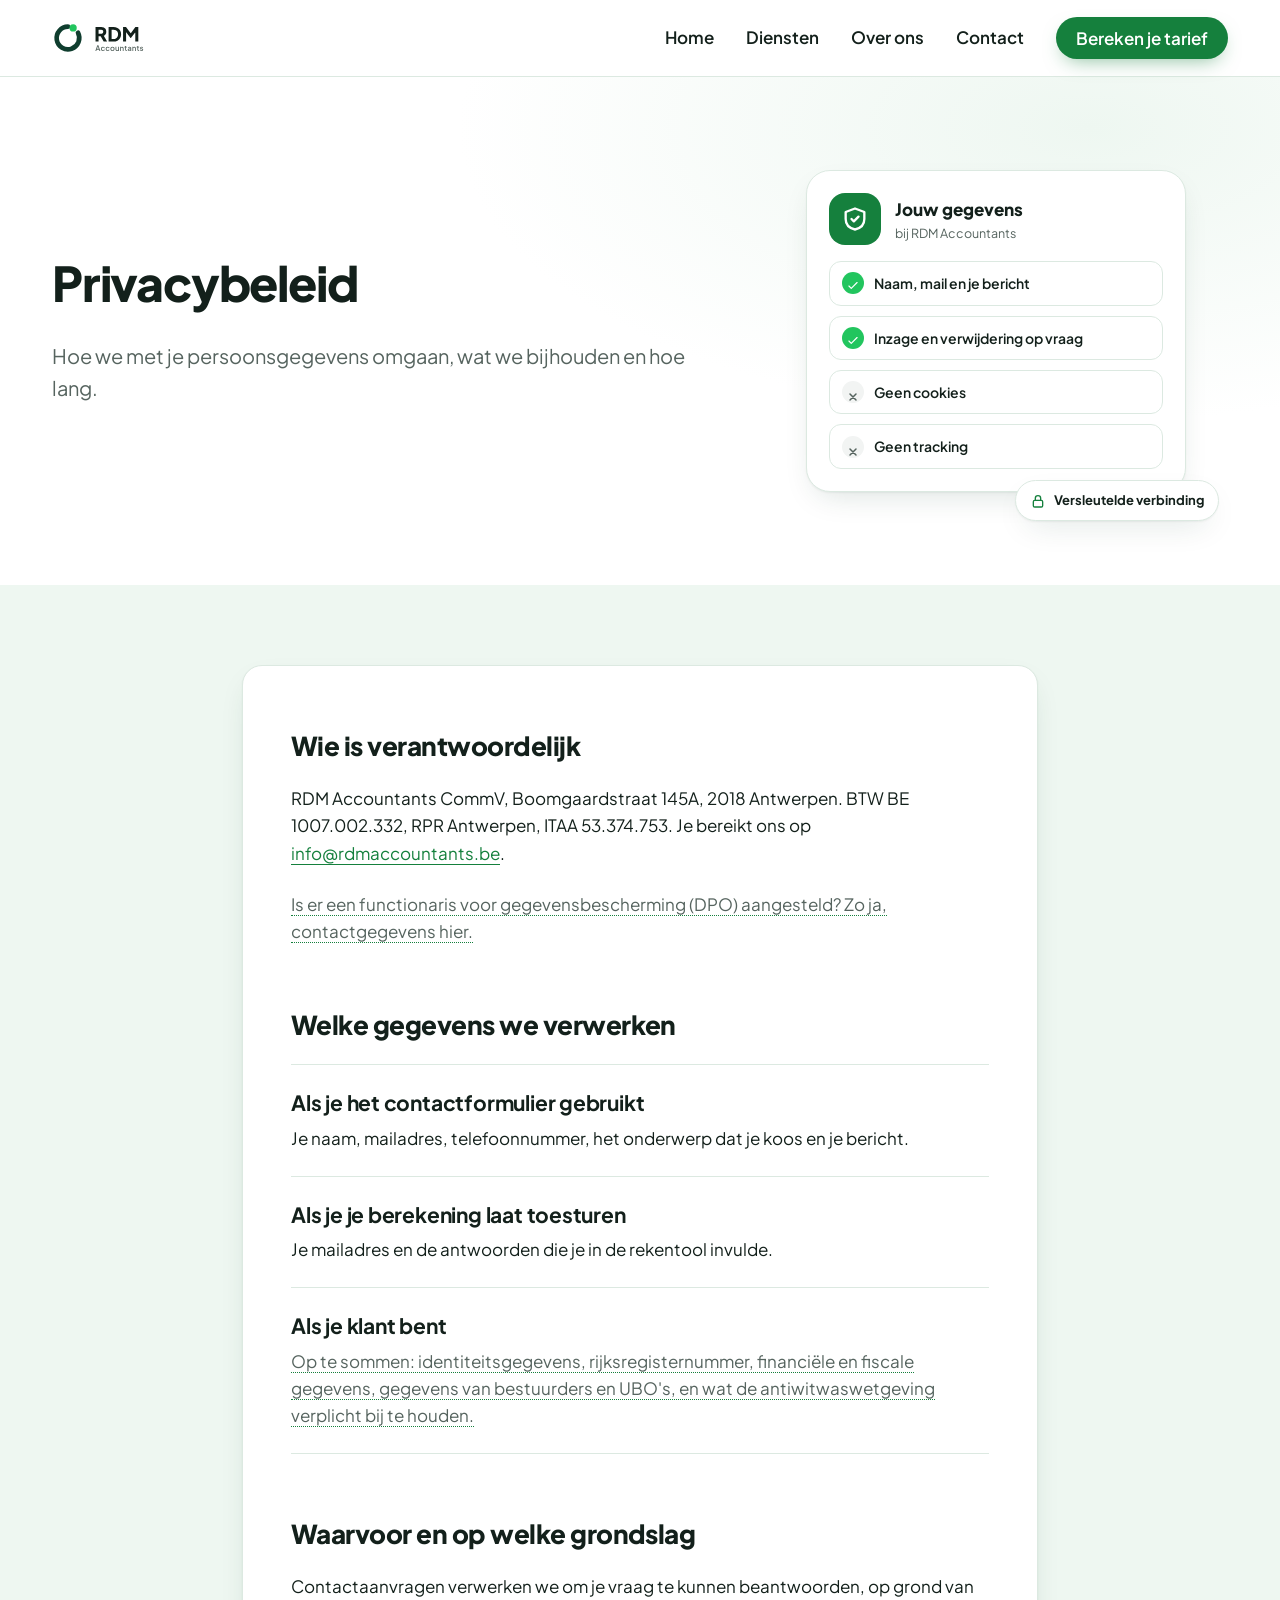
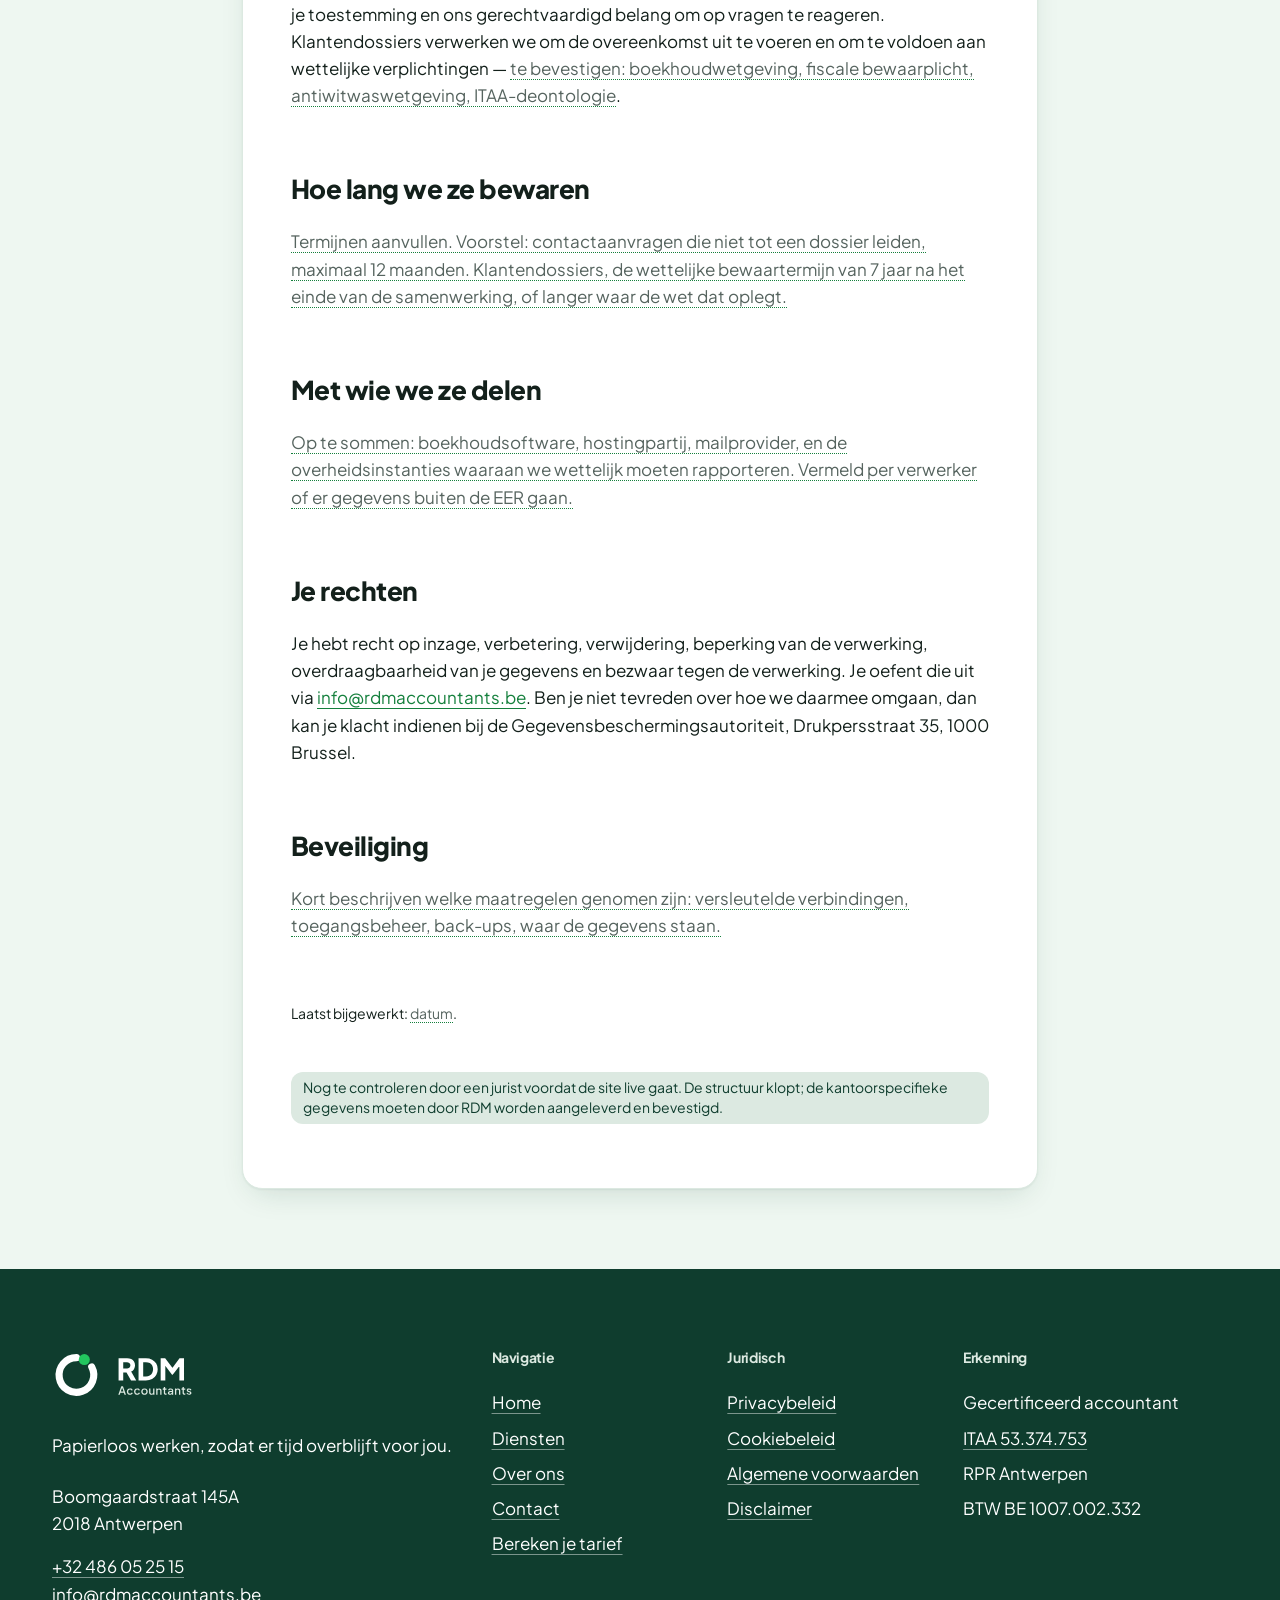
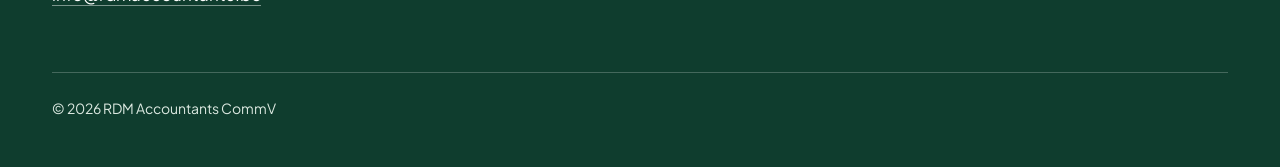
<file: site/privacybeleid.html>
<!doctype html>
<html lang="nl-BE" class="no-js">
<head>
<meta charset="utf-8">
<meta name="viewport" content="width=device-width, initial-scale=1">
<title>Privacybeleid | RDM Accountants — Antwerpen</title>
<meta name="description" content="Hoe RDM Accountants met je persoonsgegevens omgaat.">
<link rel="canonical" href="https://www.rdmaccountants.be/privacybeleid.html">

<meta property="og:type" content="website">
<meta property="og:site_name" content="RDM Accountants">
<meta property="og:locale" content="nl_BE">
<meta property="og:url" content="https://www.rdmaccountants.be/privacybeleid.html">
<meta property="og:title" content="Privacybeleid | RDM Accountants — Antwerpen">
<meta property="og:description" content="Hoe RDM Accountants met je persoonsgegevens omgaat.">
<meta property="og:image" content="https://www.rdmaccountants.be/assets/img/og-default.png">
<meta property="og:image:width" content="1200">
<meta property="og:image:height" content="630">
<meta name="twitter:card" content="summary_large_image">

<meta name="theme-color" content="#14453A">
<link rel="icon" href="assets/img/favicon.svg" type="image/svg+xml">
<link rel="icon" href="assets/img/favicon-32.png" sizes="32x32" type="image/png">
<link rel="icon" href="favicon.ico" sizes="16x16 32x32 48x48">
<link rel="apple-touch-icon" href="assets/img/apple-touch-icon.png">
<link rel="manifest" href="site.webmanifest">

<link rel="preload" href="assets/fonts/plus-jakarta-sans-normal-latin.woff2" as="font" type="font/woff2" crossorigin>
<link rel="stylesheet" href="assets/fonts/fonts.css?v=7840b08d">
<link rel="stylesheet" href="assets/css/style.css?v=4577d378">

<script type="application/ld+json">
{
  "@context": "https://schema.org",
  "@type": "AccountingService",
  "@id": "https://www.rdmaccountants.be/#organisatie",
  "name": "RDM Accountants",
  "legalName": "RDM Accountants CommV",
  "description": "Gecertificeerd accountantskantoor in Antwerpen. Papierloos werken, zodat er tijd overblijft voor jou.",
  "url": "https://www.rdmaccountants.be/",
  "email": "info@rdmaccountants.be",
  "telephone": "+32 486 05 25 15",
  "vatID": "BE1007002332",
  "identifier": {
    "@type": "PropertyValue",
    "name": "ITAA",
    "value": "53.374.753"
  },
  "address": {
    "@type": "PostalAddress",
    "streetAddress": "Boomgaardstraat 145A",
    "postalCode": "2018",
    "addressLocality": "Antwerpen",
    "addressCountry": "BE"
  },
  "geo": {
    "@type": "GeoCoordinates",
    "latitude": 51.2012948,
    "longitude": 4.4261101
  },
  "areaServed": {
    "@type": "City",
    "name": "Antwerpen"
  },
  "knowsLanguage": [
    "nl-BE"
  ],
  "image": "https://www.rdmaccountants.be/assets/img/og-default.png"
}
</script>
<script>document.documentElement.classList.replace('no-js','js');</script>
</head>

<body>

<a class="skip-link" href="#main">Naar de inhoud</a>

<header class="header">
  <div class="container">
    <a class="logo" href="index.html" aria-label="RDM Accountants, naar de homepage">
      <svg viewBox="0 0 182 66" aria-hidden="true" focusable="false"><path d="M50.42 22.67A22 22 0 1 1 31.00 11.00" fill="none" stroke="#0F3D2E" stroke-width="9" stroke-linecap="round"/><circle cx="40.99" cy="13.40" r="7.02" fill="#22C55E"/><path d="M84.508 40.0V11.690000000000001H95.338Q98.264 11.690000000000001 100.525 12.716000000000001Q102.786 13.742 104.078 15.756Q105.37 17.77 105.37 20.734Q105.37 23.622 104.04 25.655Q102.71000000000001 27.688000000000002 100.468 28.714L106.928 40.0H100.316L93.324 27.498L97.124 29.740000000000002H90.398V40.0ZM90.398 24.61H95.376Q96.63 24.61 97.542 24.116Q98.45400000000001 23.622 98.96700000000001 22.747999999999998Q99.48 21.874 99.48 20.734Q99.48 19.556 98.96700000000001 18.682000000000002Q98.45400000000001 17.808 97.542 17.314Q96.63 16.82 95.376 16.82H90.398ZM109.854 40.0V11.690000000000001H119.08800000000001Q123.67411636363636 11.690000000000001 127.06205818181817 13.514000000000001Q130.45 15.338000000000001 132.312 18.53Q134.174 21.722 134.174 25.844079295154184Q134.174 29.93 132.312 33.141000000000005Q130.45 36.352000000000004 127.06205818181817 38.176Q123.67411636363636 40.0 119.08800000000001 40.0ZM115.744 34.87H119.24000000000001Q121.99930188679245 34.87 124.02065094339622 33.748999999999995Q126.042 32.628 127.163 30.597645569620255Q128.284 28.567291139240506 128.284 25.80964556962025Q128.284 23.052 127.16435714285714 21.04021359223301Q126.04471428571429 19.02842718446602 124.02935714285715 17.92421359223301Q122.01400000000001 16.82 119.24000000000001 16.82H115.744ZM137.936 40.0V11.690000000000001H143.636L154.238 25.75H151.578L161.876 11.690000000000001H167.576V40.0H161.686V18.188L164.042 18.72L153.136 32.78H152.376L141.85 18.72L143.826 18.188V40.0Z" fill="#13201B"/><path d="M84.1595 58.0 87.9585 47.1975H90.0755L93.8745 58.0H92.04025L91.21375 55.5785H86.82025L85.9865 58.0ZM87.3205 54.056H90.699L88.77775 48.400999999999996H89.25625ZM99.06025 58.174Q97.893 58.174 96.983125 57.633875Q96.07325 57.09375 95.54762500000001 56.162125Q95.022 55.2305 95.022 54.06325Q95.022 52.896 95.54400000000001 51.971625Q96.066 51.04725 96.9795 50.514375Q97.893 49.9815 99.06025 49.9815Q99.865 49.9815 100.561 50.26425Q101.257 50.547 101.77175 51.04Q102.2865 51.533 102.52575 52.19275L101.09025 52.8525Q100.84375 52.2435 100.303625 51.87375Q99.7635 51.504 99.06025 51.504Q98.39325 51.504 97.864 51.833875Q97.33475 52.16375 97.03025 52.747375000000005Q96.72575 53.331 96.72575 54.07775Q96.72575 54.81725 97.03025 55.400875Q97.33475 55.9845 97.864 56.318Q98.39325 56.6515 99.06025 56.6515Q99.77075 56.6515 100.30362500000001 56.28175Q100.8365 55.912 101.09025 55.2885L102.52575 55.97Q102.29375 56.60075 101.779 57.101Q101.26425 57.60125 100.56825 57.887625Q99.87225 58.174 99.06025 58.174ZM108.19725 58.174Q107.03 58.174 106.120125 57.633875Q105.21025 57.09375 104.68462500000001 56.162125Q104.159 55.2305 104.159 54.06325Q104.159 52.896 104.68100000000001 51.971625Q105.203 51.04725 106.1165 50.514375Q107.03 49.9815 108.19725 49.9815Q109.002 49.9815 109.69800000000001 50.26425Q110.394 50.547 110.90875 51.04Q111.4235 51.533 111.66275 52.19275L110.22725 52.8525Q109.98075 52.2435 109.440625 51.87375Q108.9005 51.504 108.19725 51.504Q107.53025 51.504 107.001 51.833875Q106.47175 52.16375 106.16725 52.747375000000005Q105.86275 53.331 105.86275 54.07775Q105.86275 54.81725 106.16725 55.400875Q106.47175 55.9845 107.001 56.318Q107.53025 56.6515 108.19725 56.6515Q108.90775000000001 56.6515 109.44062500000001 56.28175Q109.9735 55.912 110.22725 55.2885L111.66275 55.97Q111.43075 56.60075 110.916 57.101Q110.40125 57.60125 109.70525 57.887625Q109.00925 58.174 108.19725 58.174ZM117.3995 58.174Q116.26125 58.174 115.329625 57.641125Q114.398 57.10825 113.84700000000001 56.18025Q113.296 55.25225 113.296 54.0705Q113.296 52.88875 113.84337500000001 51.968Q114.39075 51.04725 115.31875 50.514375Q116.24675 49.9815 117.3995 49.9815Q118.55225 49.9815 119.476625 50.51075Q120.401 51.04 120.94475 51.960750000000004Q121.4885 52.8815 121.4885 54.0705Q121.4885 55.2595 120.933875 56.1875Q120.37925 57.1155 119.454875 57.64475Q118.5305 58.174 117.3995 58.174ZM117.3995 56.6515Q118.08825 56.6515 118.62475 56.318Q119.16125 55.9845 119.473 55.39725Q119.78475 54.81 119.78475 54.0705Q119.78475 53.331 119.473 52.754625000000004Q119.16125 52.17825 118.62475 51.841125Q118.08825 51.504 117.3995 51.504Q116.71075 51.504 116.170625 51.841125Q115.6305 52.17825 115.315125 52.754625000000004Q114.99975 53.331 114.99975 54.0705Q114.99975 54.81 115.315125 55.39725Q115.6305 55.9845 116.170625 56.318Q116.71075 56.6515 117.3995 56.6515ZM126.232 58.174Q125.3475 58.174 124.676875 57.77525Q124.00625000000001 57.3765 123.64012500000001 56.662375Q123.274 55.94825 123.274 55.00575V50.1555H124.90525V54.8535Q124.90525 55.39 125.12275 55.796Q125.34025 56.202 125.735375 56.42675Q126.1305 56.6515 126.638 56.6515Q127.15275 56.6515 127.547875 56.423125Q127.943 56.19475 128.164125 55.774249999999995Q128.38525 55.35375 128.38525 54.781V50.1555H130.0165V58.0H128.45775V56.463L128.639 56.666Q128.3635 57.39825 127.721875 57.786125Q127.08025 58.174 126.232 58.174ZM132.2805 58.0V50.1555H133.83925V51.6925L133.658 51.4895Q133.94075 50.75725 134.57875 50.369375Q135.21675 49.9815 136.065 49.9815Q136.92775 49.9815 137.59475 50.3585Q138.26175 50.7355 138.64237500000002 51.4025Q139.023 52.0695 139.023 52.934441860465114V58.0H137.39175V53.3745Q137.39175 52.78725 137.17425 52.373999999999995Q136.95675 51.96075 136.564575 51.732375Q136.17239999999998 51.504 135.66195 51.504Q135.1515 51.504 134.75275 51.732375Q134.35399999999998 51.96075 134.13287499999998 52.377624999999995Q133.91174999999998 52.7945 133.91174999999998 53.3745V58.0ZM144.5205 58.087Q143.28075 58.087 142.602875 57.394625000000005Q141.925 56.70225 141.925 55.44075V51.64175H140.54025000000001V50.1555H140.75775000000002Q141.30875 50.1555 141.616875 49.840125Q141.925 49.52475 141.925 48.973749999999995V48.3575H143.55625V50.1555H145.33975V51.64175H143.55625V55.36825Q143.55625 55.767 143.68675000000002 56.04975Q143.81725 56.3325 144.11087500000002 56.484750000000005Q144.4045 56.637 144.8685 56.637Q144.97725 56.637 145.12225 56.6225Q145.26725 56.608 145.39775 56.5935V58.0Q145.202 58.03625 144.9555 58.06162500000001Q144.709 58.087 144.5205 58.087ZM149.699 58.174Q148.9015 58.174 148.29975000000002 57.894875Q147.698 57.61575 147.36450000000002 57.111875Q147.031 56.608 147.031 55.93375Q147.031 55.29575 147.31375 54.78825Q147.5965 54.28075 148.187375 53.93275Q148.77825 53.58475 149.67725000000002 53.439750000000004L152.4105 52.99025V54.28075L150.0035 54.694Q149.351 54.81 149.04287499999998 55.110875Q148.73475 55.41175 148.73475 55.87575Q148.73475 56.318 149.07912499999998 56.60075Q149.4235 56.8835 149.95275 56.8835Q150.61975 56.8835 151.12 56.597125Q151.62025 56.31075 151.89937500000002 55.821375Q152.1785 55.332 152.1785 54.7375V52.722Q152.1785 52.14925 151.747125 51.7795Q151.31575 51.40975 150.60525 51.40975Q149.96 51.40975 149.47062499999998 51.746875Q148.98125 52.084 148.74925 52.62775L147.38625 51.94625Q147.611 51.36625 148.10037499999999 50.924Q148.58975 50.48175 149.2495 50.231624999999994Q149.90925000000001 49.9815 150.656 49.9815Q151.584 49.9815 152.298125 50.329499999999996Q153.01225 50.6775 153.411 51.29375Q153.80975 51.91 153.80975 52.722V58.0H152.251V56.58625L152.57725 56.6225Q152.30175 57.101 151.877625 57.449Q151.4535 57.797 150.906125 57.9855Q150.35875000000001 58.174 149.699 58.174ZM156.081 58.0V50.1555H157.63975V51.6925L157.4585 51.4895Q157.74125 50.75725 158.37925 50.369375Q159.01725 49.9815 159.8655 49.9815Q160.72825 49.9815 161.39525 50.3585Q162.06225 50.7355 162.44287500000002 51.4025Q162.8235 52.0695 162.8235 52.934441860465114V58.0H161.19225V53.3745Q161.19225 52.78725 160.97475 52.373999999999995Q160.75725 51.96075 160.365075 51.732375Q159.97289999999998 51.504 159.46245 51.504Q158.952 51.504 158.55325 51.732375Q158.15449999999998 51.96075 157.93337499999998 52.377624999999995Q157.71224999999998 52.7945 157.71224999999998 53.3745V58.0ZM168.321 58.087Q167.08125 58.087 166.403375 57.394625000000005Q165.7255 56.70225 165.7255 55.44075V51.64175H164.34075V50.1555H164.55825000000002Q165.10925 50.1555 165.417375 49.840125Q165.7255 49.52475 165.7255 48.973749999999995V48.3575H167.35675V50.1555H169.14025V51.64175H167.35675V55.36825Q167.35675 55.767 167.48725000000002 56.04975Q167.61775 56.3325 167.91137500000002 56.484750000000005Q168.205 56.637 168.669 56.637Q168.77775 56.637 168.92275 56.6225Q169.06775 56.608 169.19825 56.5935V58.0Q169.0025 58.03625 168.756 58.06162500000001Q168.5095 58.087 168.321 58.087ZM174.0505 58.174Q172.83975 58.174 171.937125 57.583124999999995Q171.0345 56.99225 170.672 55.9845L171.92625 55.39Q172.24525 56.06425 172.80712499999998 56.45575Q173.369 56.84725 174.0505 56.84725Q174.6305 56.84725 174.993 56.582625Q175.3555 56.318 175.3555 55.87575Q175.3555 55.58575 175.196 55.4045Q175.0365 55.22325 174.79725 55.10725Q174.558 54.99125 174.3115 54.926L173.079 54.578Q172.05675 54.288 171.5565 53.704375Q171.05625 53.12075 171.05625 52.33775Q171.05625 51.627250000000004 171.41875 51.098Q171.78125 50.56875 172.41925 50.275125Q173.05725 49.9815 173.862 49.9815Q174.935 49.9815 175.776 50.51075Q176.617 51.04 176.965 51.98975L175.69625 52.58425Q175.46425 52.0115 174.964 51.678Q174.46375 51.3445 173.84025 51.3445Q173.30375 51.3445 172.98837500000002 51.59824999999999Q172.673 51.852 172.673 52.258Q172.673 52.533500000000004 172.81799999999998 52.71475Q172.963 52.896 173.195 53.00475Q173.427 53.1135 173.6735 53.186L174.9495 53.563Q175.91375 53.84575 176.43937499999998 54.429375Q176.965 55.013 176.965 55.83225Q176.965 56.521 176.59525000000002 57.050250000000005Q176.2255 57.5795 175.573 57.87675Q174.9205 58.174 174.0505 58.174Z" fill="#56645F"/></svg>
    </a>

    <a class="btn btn--primary header-cta" href="tarief.html">Bereken je tarief</a>
    <button class="nav-toggle" type="button" aria-expanded="false" aria-controls="nav">Menu</button>

    <nav class="nav" id="nav" aria-label="Hoofdnavigatie">
      <button class="nav-close" type="button">Sluiten</button>
      <a href="index.html">Home</a>
      <a href="diensten.html">Diensten</a>
      <a href="over-ons.html">Over ons</a>
      <a href="contact.html">Contact</a>
      <a class="btn btn--primary" href="tarief.html">Bereken je tarief</a>
    </nav>
  </div>
</header>

<main id="main">
  <section class="hero-x hero-x--page">
    <div class="container hero-x__grid">
      <div class="stagger" data-stagger>
        <h1 class="hero-x__title">Privacybeleid</h1>
        <p class="lead mt-4">Hoe we met je persoonsgegevens omgaan, wat we bijhouden en hoe lang.</p>
      </div>
      <div class="ill-stage" aria-hidden="true">
        <div class="doc-card float">
          <div class="doc-card__head"><span class="shield"><svg viewBox="0 0 24 24"><path d="M12 3l8 3v6c0 5-3.5 8-8 9-4.5-1-8-4-8-9V6z"/><path d="M9 12l2 2 4-4"/></svg></span><span><b>Jouw gegevens</b><em>bij RDM Accountants</em></span></div>
          <ul class="doc-list">
            <li><span class="ill-ok"><svg viewBox="0 0 24 24"><path d="M5 12l4 4 10-10"/></svg></span>Naam, mail en je bericht</li>
            <li><span class="ill-ok"><svg viewBox="0 0 24 24"><path d="M5 12l4 4 10-10"/></svg></span>Inzage en verwijdering op vraag</li>
            <li><span class="ill-no"><svg viewBox="0 0 24 24"><path d="M6 6l12 12M18 6L6 18"/></svg></span>Geen cookies</li>
            <li><span class="ill-no"><svg viewBox="0 0 24 24"><path d="M6 6l12 12M18 6L6 18"/></svg></span>Geen tracking</li>
          </ul>
        </div>
        <div class="ill-chip ill-chip--a float float--late"><svg viewBox="0 0 24 24"><rect x="5" y="11" width="14" height="10" rx="2"/><path d="M8 11V8a4 4 0 0 1 8 0v3"/></svg><span>Versleutelde verbinding</span></div>
      </div>
    </div>
  </section>
  <section class="section-sm band-tint">
    <div class="container narrow">
      <div class="card legal" data-reveal>


        <h2 class="mt-6 mb-3">Wie is verantwoordelijk</h2>
        <p>RDM Accountants CommV, Boomgaardstraat 145A, 2018 Antwerpen. BTW BE 1007.002.332, RPR Antwerpen, ITAA 53.374.753. Je bereikt ons op <a href="mailto:info@rdmaccountants.be">info@rdmaccountants.be</a>.</p>
        <p class="mt-3"><span class="tbd" data-field="pb_dpo">Is er een functionaris voor gegevensbescherming (DPO) aangesteld? Zo ja, contactgegevens hier.</span></p>

        <h2 class="mt-6 mb-3">Welke gegevens we verwerken</h2>
        <ul class="list-rules">
          <li><h3>Als je het contactformulier gebruikt</h3><p>Je naam, mailadres, telefoonnummer, het onderwerp dat je koos en je bericht.</p></li>
          <li><h3>Als je je berekening laat toesturen</h3><p>Je mailadres en de antwoorden die je in de rekentool invulde.</p></li>
          <li><h3>Als je klant bent</h3><p><span class="tbd" data-field="pb_klantgegevens">Op te sommen: identiteitsgegevens, rijksregisternummer, financiële en fiscale gegevens, gegevens van bestuurders en UBO's, en wat de antiwitwaswetgeving verplicht bij te houden.</span></p></li>
        </ul>

        <h2 class="mt-6 mb-3">Waarvoor en op welke grondslag</h2>
        <p>Contactaanvragen verwerken we om je vraag te kunnen beantwoorden, op grond van je toestemming en ons gerechtvaardigd belang om op vragen te reageren. Klantendossiers verwerken we om de overeenkomst uit te voeren en om te voldoen aan wettelijke verplichtingen — <span class="tbd" data-field="pb_grondslag">te bevestigen: boekhoudwetgeving, fiscale bewaarplicht, antiwitwaswetgeving, ITAA-deontologie</span>.</p>

        <h2 class="mt-6 mb-3">Hoe lang we ze bewaren</h2>
        <p><span class="tbd" data-field="pb_bewaartermijn">Termijnen aanvullen. Voorstel: contactaanvragen die niet tot een dossier leiden, maximaal 12 maanden. Klantendossiers, de wettelijke bewaartermijn van 7 jaar na het einde van de samenwerking, of langer waar de wet dat oplegt.</span></p>

        <h2 class="mt-6 mb-3">Met wie we ze delen</h2>
        <p><span class="tbd" data-field="pb_verwerkers">Op te sommen: boekhoudsoftware, hostingpartij, mailprovider, en de overheidsinstanties waaraan we wettelijk moeten rapporteren. Vermeld per verwerker of er gegevens buiten de EER gaan.</span></p>

        <h2 class="mt-6 mb-3">Je rechten</h2>
        <p>Je hebt recht op inzage, verbetering, verwijdering, beperking van de verwerking, overdraagbaarheid van je gegevens en bezwaar tegen de verwerking. Je oefent die uit via <a href="mailto:info@rdmaccountants.be">info@rdmaccountants.be</a>. Ben je niet tevreden over hoe we daarmee omgaan, dan kan je klacht indienen bij de Gegevensbeschermingsautoriteit, Drukpersstraat 35, 1000 Brussel.</p>

        <h2 class="mt-6 mb-3">Beveiliging</h2>
        <p><span class="tbd" data-field="pb_beveiliging">Kort beschrijven welke maatregelen genomen zijn: versleutelde verbindingen, toegangsbeheer, back-ups, waar de gegevens staan.</span></p>

        <p class="small muted mt-6">Laatst bijgewerkt: <span class="tbd" data-field="juridisch_bijgewerkt">datum</span>.</p>
        <p class="mt-5"><span class="demo-flag" data-note="privacy_jurist">Nog te controleren door een jurist voordat de site live gaat. De structuur klopt; de kantoorspecifieke gegevens moeten door RDM worden aangeleverd en bevestigd.</span></p>
      </div>
    </div>
  </section>
</main>

<footer class="footer">
  <div class="container">
    <div class="footer__cols">
      <div>
        <span class="footer__logo">
          <svg viewBox="0 0 182 66" role="img" aria-label="RDM Accountants"><path d="M50.42 22.67A22 22 0 1 1 31.00 11.00" fill="none" stroke="#FFFFFF" stroke-width="9" stroke-linecap="round"/><circle cx="40.99" cy="13.40" r="7.02" fill="#22C55E"/><path d="M84.508 40.0V11.690000000000001H95.338Q98.264 11.690000000000001 100.525 12.716000000000001Q102.786 13.742 104.078 15.756Q105.37 17.77 105.37 20.734Q105.37 23.622 104.04 25.655Q102.71000000000001 27.688000000000002 100.468 28.714L106.928 40.0H100.316L93.324 27.498L97.124 29.740000000000002H90.398V40.0ZM90.398 24.61H95.376Q96.63 24.61 97.542 24.116Q98.45400000000001 23.622 98.96700000000001 22.747999999999998Q99.48 21.874 99.48 20.734Q99.48 19.556 98.96700000000001 18.682000000000002Q98.45400000000001 17.808 97.542 17.314Q96.63 16.82 95.376 16.82H90.398ZM109.854 40.0V11.690000000000001H119.08800000000001Q123.67411636363636 11.690000000000001 127.06205818181817 13.514000000000001Q130.45 15.338000000000001 132.312 18.53Q134.174 21.722 134.174 25.844079295154184Q134.174 29.93 132.312 33.141000000000005Q130.45 36.352000000000004 127.06205818181817 38.176Q123.67411636363636 40.0 119.08800000000001 40.0ZM115.744 34.87H119.24000000000001Q121.99930188679245 34.87 124.02065094339622 33.748999999999995Q126.042 32.628 127.163 30.597645569620255Q128.284 28.567291139240506 128.284 25.80964556962025Q128.284 23.052 127.16435714285714 21.04021359223301Q126.04471428571429 19.02842718446602 124.02935714285715 17.92421359223301Q122.01400000000001 16.82 119.24000000000001 16.82H115.744ZM137.936 40.0V11.690000000000001H143.636L154.238 25.75H151.578L161.876 11.690000000000001H167.576V40.0H161.686V18.188L164.042 18.72L153.136 32.78H152.376L141.85 18.72L143.826 18.188V40.0Z" fill="#FFFFFF"/><path d="M84.1595 58.0 87.9585 47.1975H90.0755L93.8745 58.0H92.04025L91.21375 55.5785H86.82025L85.9865 58.0ZM87.3205 54.056H90.699L88.77775 48.400999999999996H89.25625ZM99.06025 58.174Q97.893 58.174 96.983125 57.633875Q96.07325 57.09375 95.54762500000001 56.162125Q95.022 55.2305 95.022 54.06325Q95.022 52.896 95.54400000000001 51.971625Q96.066 51.04725 96.9795 50.514375Q97.893 49.9815 99.06025 49.9815Q99.865 49.9815 100.561 50.26425Q101.257 50.547 101.77175 51.04Q102.2865 51.533 102.52575 52.19275L101.09025 52.8525Q100.84375 52.2435 100.303625 51.87375Q99.7635 51.504 99.06025 51.504Q98.39325 51.504 97.864 51.833875Q97.33475 52.16375 97.03025 52.747375000000005Q96.72575 53.331 96.72575 54.07775Q96.72575 54.81725 97.03025 55.400875Q97.33475 55.9845 97.864 56.318Q98.39325 56.6515 99.06025 56.6515Q99.77075 56.6515 100.30362500000001 56.28175Q100.8365 55.912 101.09025 55.2885L102.52575 55.97Q102.29375 56.60075 101.779 57.101Q101.26425 57.60125 100.56825 57.887625Q99.87225 58.174 99.06025 58.174ZM108.19725 58.174Q107.03 58.174 106.120125 57.633875Q105.21025 57.09375 104.68462500000001 56.162125Q104.159 55.2305 104.159 54.06325Q104.159 52.896 104.68100000000001 51.971625Q105.203 51.04725 106.1165 50.514375Q107.03 49.9815 108.19725 49.9815Q109.002 49.9815 109.69800000000001 50.26425Q110.394 50.547 110.90875 51.04Q111.4235 51.533 111.66275 52.19275L110.22725 52.8525Q109.98075 52.2435 109.440625 51.87375Q108.9005 51.504 108.19725 51.504Q107.53025 51.504 107.001 51.833875Q106.47175 52.16375 106.16725 52.747375000000005Q105.86275 53.331 105.86275 54.07775Q105.86275 54.81725 106.16725 55.400875Q106.47175 55.9845 107.001 56.318Q107.53025 56.6515 108.19725 56.6515Q108.90775000000001 56.6515 109.44062500000001 56.28175Q109.9735 55.912 110.22725 55.2885L111.66275 55.97Q111.43075 56.60075 110.916 57.101Q110.40125 57.60125 109.70525 57.887625Q109.00925 58.174 108.19725 58.174ZM117.3995 58.174Q116.26125 58.174 115.329625 57.641125Q114.398 57.10825 113.84700000000001 56.18025Q113.296 55.25225 113.296 54.0705Q113.296 52.88875 113.84337500000001 51.968Q114.39075 51.04725 115.31875 50.514375Q116.24675 49.9815 117.3995 49.9815Q118.55225 49.9815 119.476625 50.51075Q120.401 51.04 120.94475 51.960750000000004Q121.4885 52.8815 121.4885 54.0705Q121.4885 55.2595 120.933875 56.1875Q120.37925 57.1155 119.454875 57.64475Q118.5305 58.174 117.3995 58.174ZM117.3995 56.6515Q118.08825 56.6515 118.62475 56.318Q119.16125 55.9845 119.473 55.39725Q119.78475 54.81 119.78475 54.0705Q119.78475 53.331 119.473 52.754625000000004Q119.16125 52.17825 118.62475 51.841125Q118.08825 51.504 117.3995 51.504Q116.71075 51.504 116.170625 51.841125Q115.6305 52.17825 115.315125 52.754625000000004Q114.99975 53.331 114.99975 54.0705Q114.99975 54.81 115.315125 55.39725Q115.6305 55.9845 116.170625 56.318Q116.71075 56.6515 117.3995 56.6515ZM126.232 58.174Q125.3475 58.174 124.676875 57.77525Q124.00625000000001 57.3765 123.64012500000001 56.662375Q123.274 55.94825 123.274 55.00575V50.1555H124.90525V54.8535Q124.90525 55.39 125.12275 55.796Q125.34025 56.202 125.735375 56.42675Q126.1305 56.6515 126.638 56.6515Q127.15275 56.6515 127.547875 56.423125Q127.943 56.19475 128.164125 55.774249999999995Q128.38525 55.35375 128.38525 54.781V50.1555H130.0165V58.0H128.45775V56.463L128.639 56.666Q128.3635 57.39825 127.721875 57.786125Q127.08025 58.174 126.232 58.174ZM132.2805 58.0V50.1555H133.83925V51.6925L133.658 51.4895Q133.94075 50.75725 134.57875 50.369375Q135.21675 49.9815 136.065 49.9815Q136.92775 49.9815 137.59475 50.3585Q138.26175 50.7355 138.64237500000002 51.4025Q139.023 52.0695 139.023 52.934441860465114V58.0H137.39175V53.3745Q137.39175 52.78725 137.17425 52.373999999999995Q136.95675 51.96075 136.564575 51.732375Q136.17239999999998 51.504 135.66195 51.504Q135.1515 51.504 134.75275 51.732375Q134.35399999999998 51.96075 134.13287499999998 52.377624999999995Q133.91174999999998 52.7945 133.91174999999998 53.3745V58.0ZM144.5205 58.087Q143.28075 58.087 142.602875 57.394625000000005Q141.925 56.70225 141.925 55.44075V51.64175H140.54025000000001V50.1555H140.75775000000002Q141.30875 50.1555 141.616875 49.840125Q141.925 49.52475 141.925 48.973749999999995V48.3575H143.55625V50.1555H145.33975V51.64175H143.55625V55.36825Q143.55625 55.767 143.68675000000002 56.04975Q143.81725 56.3325 144.11087500000002 56.484750000000005Q144.4045 56.637 144.8685 56.637Q144.97725 56.637 145.12225 56.6225Q145.26725 56.608 145.39775 56.5935V58.0Q145.202 58.03625 144.9555 58.06162500000001Q144.709 58.087 144.5205 58.087ZM149.699 58.174Q148.9015 58.174 148.29975000000002 57.894875Q147.698 57.61575 147.36450000000002 57.111875Q147.031 56.608 147.031 55.93375Q147.031 55.29575 147.31375 54.78825Q147.5965 54.28075 148.187375 53.93275Q148.77825 53.58475 149.67725000000002 53.439750000000004L152.4105 52.99025V54.28075L150.0035 54.694Q149.351 54.81 149.04287499999998 55.110875Q148.73475 55.41175 148.73475 55.87575Q148.73475 56.318 149.07912499999998 56.60075Q149.4235 56.8835 149.95275 56.8835Q150.61975 56.8835 151.12 56.597125Q151.62025 56.31075 151.89937500000002 55.821375Q152.1785 55.332 152.1785 54.7375V52.722Q152.1785 52.14925 151.747125 51.7795Q151.31575 51.40975 150.60525 51.40975Q149.96 51.40975 149.47062499999998 51.746875Q148.98125 52.084 148.74925 52.62775L147.38625 51.94625Q147.611 51.36625 148.10037499999999 50.924Q148.58975 50.48175 149.2495 50.231624999999994Q149.90925000000001 49.9815 150.656 49.9815Q151.584 49.9815 152.298125 50.329499999999996Q153.01225 50.6775 153.411 51.29375Q153.80975 51.91 153.80975 52.722V58.0H152.251V56.58625L152.57725 56.6225Q152.30175 57.101 151.877625 57.449Q151.4535 57.797 150.906125 57.9855Q150.35875000000001 58.174 149.699 58.174ZM156.081 58.0V50.1555H157.63975V51.6925L157.4585 51.4895Q157.74125 50.75725 158.37925 50.369375Q159.01725 49.9815 159.8655 49.9815Q160.72825 49.9815 161.39525 50.3585Q162.06225 50.7355 162.44287500000002 51.4025Q162.8235 52.0695 162.8235 52.934441860465114V58.0H161.19225V53.3745Q161.19225 52.78725 160.97475 52.373999999999995Q160.75725 51.96075 160.365075 51.732375Q159.97289999999998 51.504 159.46245 51.504Q158.952 51.504 158.55325 51.732375Q158.15449999999998 51.96075 157.93337499999998 52.377624999999995Q157.71224999999998 52.7945 157.71224999999998 53.3745V58.0ZM168.321 58.087Q167.08125 58.087 166.403375 57.394625000000005Q165.7255 56.70225 165.7255 55.44075V51.64175H164.34075V50.1555H164.55825000000002Q165.10925 50.1555 165.417375 49.840125Q165.7255 49.52475 165.7255 48.973749999999995V48.3575H167.35675V50.1555H169.14025V51.64175H167.35675V55.36825Q167.35675 55.767 167.48725000000002 56.04975Q167.61775 56.3325 167.91137500000002 56.484750000000005Q168.205 56.637 168.669 56.637Q168.77775 56.637 168.92275 56.6225Q169.06775 56.608 169.19825 56.5935V58.0Q169.0025 58.03625 168.756 58.06162500000001Q168.5095 58.087 168.321 58.087ZM174.0505 58.174Q172.83975 58.174 171.937125 57.583124999999995Q171.0345 56.99225 170.672 55.9845L171.92625 55.39Q172.24525 56.06425 172.80712499999998 56.45575Q173.369 56.84725 174.0505 56.84725Q174.6305 56.84725 174.993 56.582625Q175.3555 56.318 175.3555 55.87575Q175.3555 55.58575 175.196 55.4045Q175.0365 55.22325 174.79725 55.10725Q174.558 54.99125 174.3115 54.926L173.079 54.578Q172.05675 54.288 171.5565 53.704375Q171.05625 53.12075 171.05625 52.33775Q171.05625 51.627250000000004 171.41875 51.098Q171.78125 50.56875 172.41925 50.275125Q173.05725 49.9815 173.862 49.9815Q174.935 49.9815 175.776 50.51075Q176.617 51.04 176.965 51.98975L175.69625 52.58425Q175.46425 52.0115 174.964 51.678Q174.46375 51.3445 173.84025 51.3445Q173.30375 51.3445 172.98837500000002 51.59824999999999Q172.673 51.852 172.673 52.258Q172.673 52.533500000000004 172.81799999999998 52.71475Q172.963 52.896 173.195 53.00475Q173.427 53.1135 173.6735 53.186L174.9495 53.563Q175.91375 53.84575 176.43937499999998 54.429375Q176.965 55.013 176.965 55.83225Q176.965 56.521 176.59525000000002 57.050250000000005Q176.2255 57.5795 175.573 57.87675Q174.9205 58.174 174.0505 58.174Z" fill="#DCE9E1"/></svg>
        </span>
        <p>Papierloos werken, zodat er tijd overblijft voor jou.</p>
        <p class="mt-3">Boomgaardstraat 145A<br>2018 Antwerpen</p>
        <p class="mt-2"><a href="tel:+32486052515">+32 486 05 25 15</a><br>
          <a href="mailto:info@rdmaccountants.be">info@rdmaccountants.be</a></p>
      </div>

      <div>
        <h2>Navigatie</h2>
        <ul>
          <li><a href="index.html">Home</a></li>
          <li><a href="diensten.html">Diensten</a></li>
          <li><a href="over-ons.html">Over ons</a></li>
          <li><a href="contact.html">Contact</a></li>
          <li><a href="tarief.html">Bereken je tarief</a></li>
        </ul>
      </div>

      <div>
        <h2>Juridisch</h2>
        <ul>
          <li><a href="privacybeleid.html">Privacybeleid</a></li>
          <li><a href="cookiebeleid.html">Cookiebeleid</a></li>
          <li><a href="algemene-voorwaarden.html">Algemene voorwaarden</a></li>
          <li><a href="disclaimer.html">Disclaimer</a></li>
        </ul>
      </div>

      <div>
        <h2>Erkenning</h2>
        <ul>
          <li>Gecertificeerd accountant</li>
          <li><a href="https://www.itaa.be/nl/openbaar-register/" rel="noopener">ITAA 53.374.753</a></li>
          <li>RPR Antwerpen</li>
          <li>BTW BE 1007.002.332</li>
        </ul>
      </div>
    </div>

    <div class="footer__bottom">
      <span>&copy; <span data-year>2026</span> RDM Accountants CommV</span>
    </div>
  </div>
</footer>

<script src="assets/js/main.js?v=253925b6" defer></script>
</body>
</html>
</file>
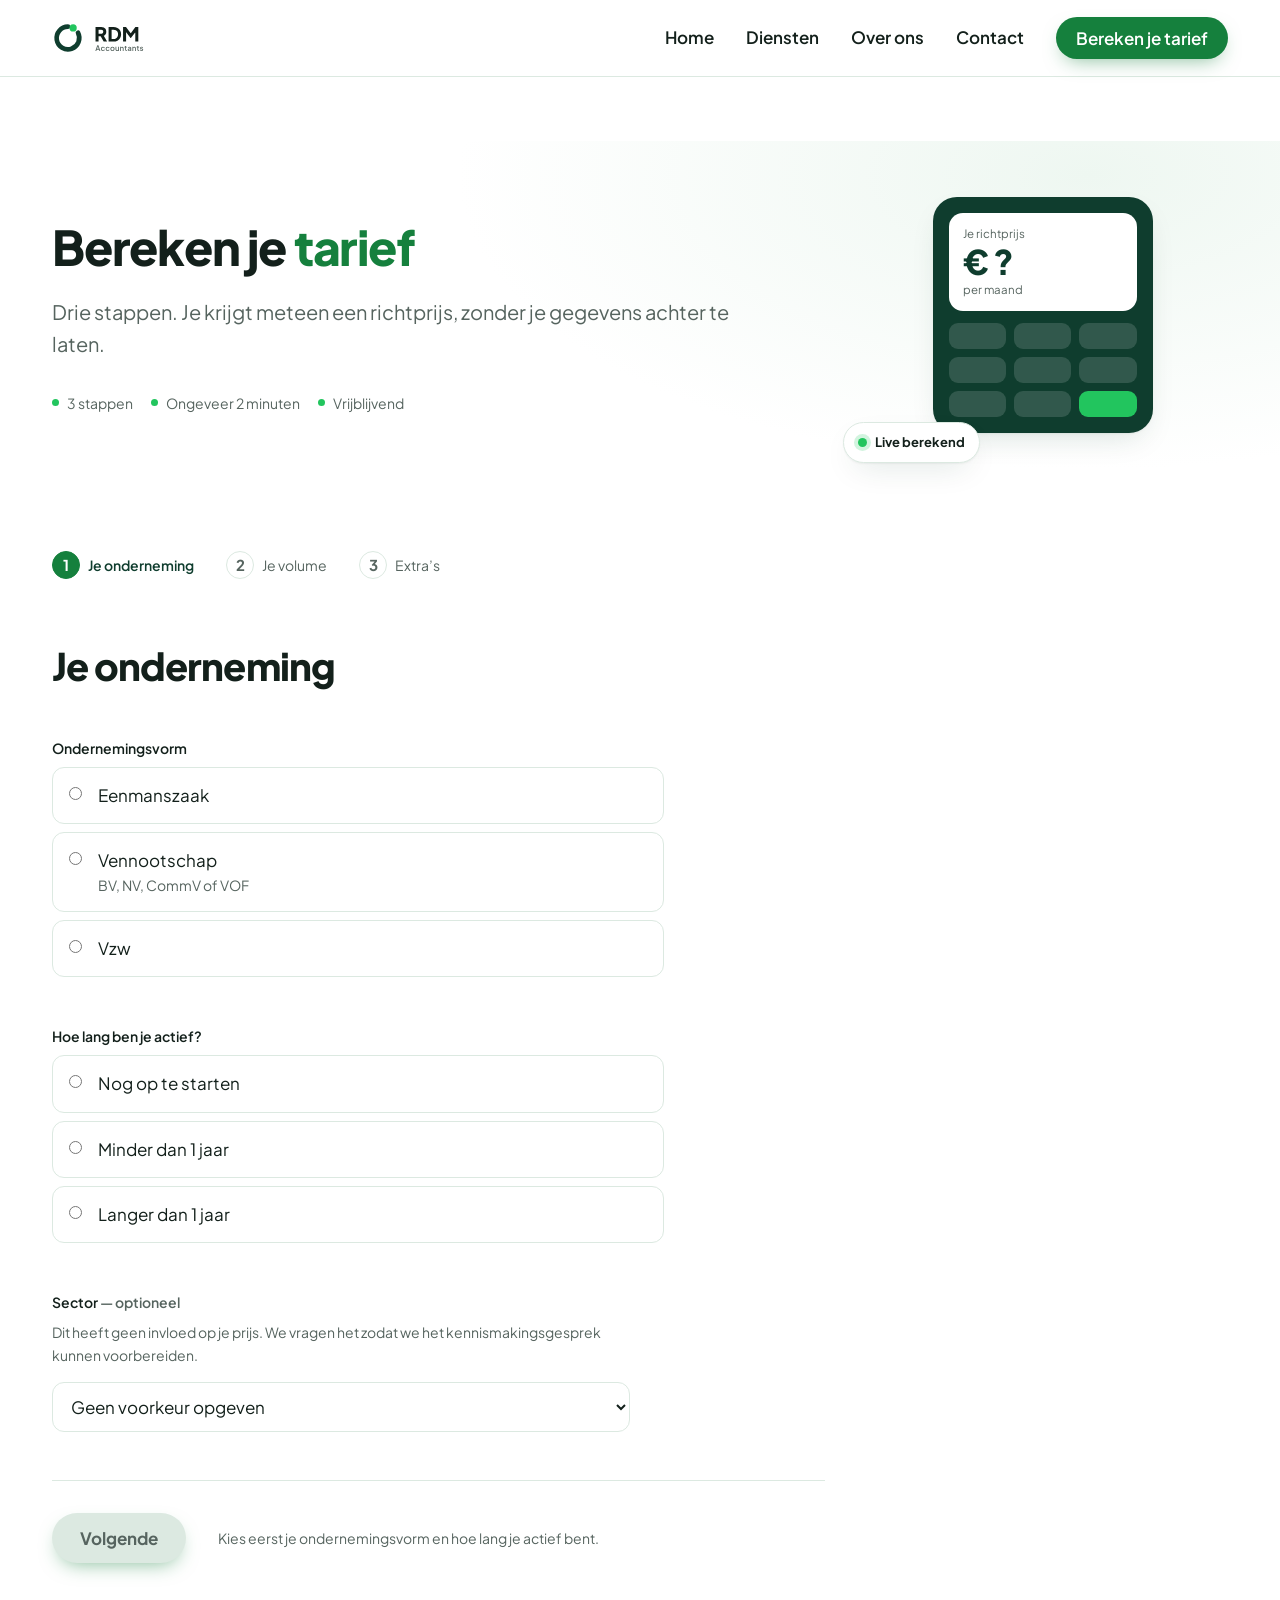
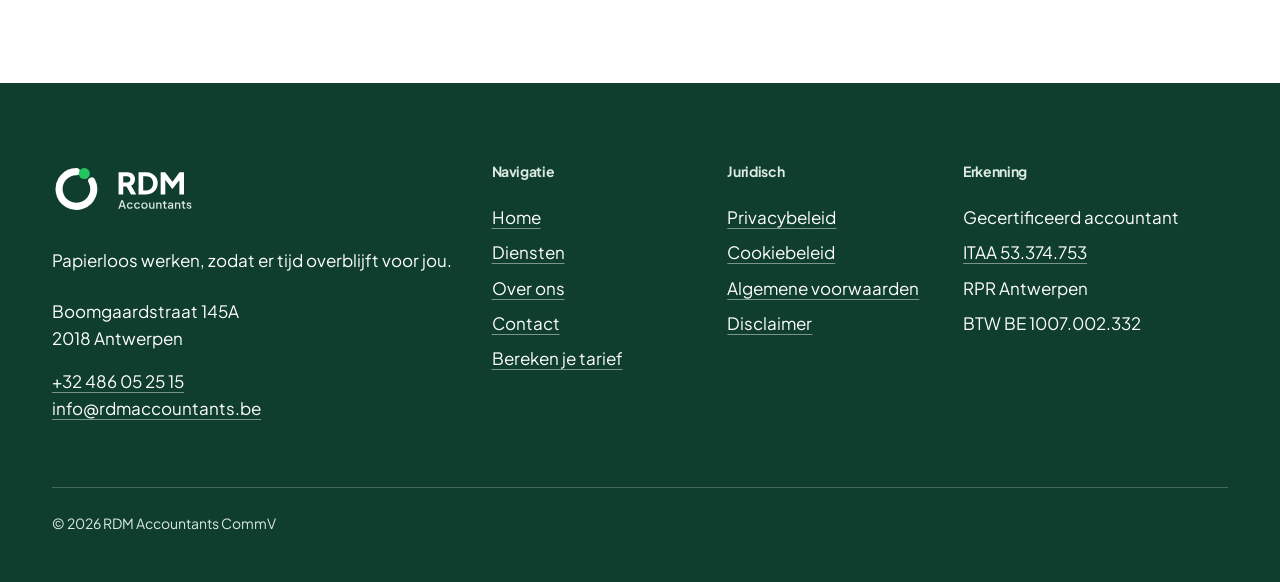
<file: site/tarief.html>
<!doctype html>
<html lang="nl-BE" class="no-js">
<head>
<meta charset="utf-8">
<meta name="viewport" content="width=device-width, initial-scale=1">
<title>Bereken je tarief | RDM Accountants — Antwerpen</title>
<meta name="description" content="Drie stappen naar een indicatief maandtarief voor je boekhouding. Je krijgt de prijs meteen te zien, zonder je gegevens achter te laten.">
<link rel="canonical" href="https://www.rdmaccountants.be/tarief.html">

<meta property="og:type" content="website">
<meta property="og:site_name" content="RDM Accountants">
<meta property="og:locale" content="nl_BE">
<meta property="og:url" content="https://www.rdmaccountants.be/tarief.html">
<meta property="og:title" content="Bereken je tarief | RDM Accountants — Antwerpen">
<meta property="og:description" content="Drie stappen naar een indicatief maandtarief voor je boekhouding. Je krijgt de prijs meteen te zien, zonder je gegevens achter te laten.">
<meta property="og:image" content="https://www.rdmaccountants.be/assets/img/og-default.png">
<meta property="og:image:width" content="1200">
<meta property="og:image:height" content="630">
<meta name="twitter:card" content="summary_large_image">

<meta name="theme-color" content="#14453A">
<link rel="icon" href="assets/img/favicon.svg" type="image/svg+xml">
<link rel="icon" href="assets/img/favicon-32.png" sizes="32x32" type="image/png">
<link rel="icon" href="favicon.ico" sizes="16x16 32x32 48x48">
<link rel="apple-touch-icon" href="assets/img/apple-touch-icon.png">
<link rel="manifest" href="site.webmanifest">

<link rel="preload" href="assets/fonts/plus-jakarta-sans-normal-latin.woff2" as="font" type="font/woff2" crossorigin>
<link rel="stylesheet" href="assets/fonts/fonts.css?v=7840b08d">
<link rel="stylesheet" href="assets/css/style.css?v=4577d378">

<script type="application/ld+json">
{
  "@context": "https://schema.org",
  "@type": "AccountingService",
  "@id": "https://www.rdmaccountants.be/#organisatie",
  "name": "RDM Accountants",
  "legalName": "RDM Accountants CommV",
  "description": "Gecertificeerd accountantskantoor in Antwerpen. Papierloos werken, zodat er tijd overblijft voor jou.",
  "url": "https://www.rdmaccountants.be/",
  "email": "info@rdmaccountants.be",
  "telephone": "+32 486 05 25 15",
  "vatID": "BE1007002332",
  "identifier": {
    "@type": "PropertyValue",
    "name": "ITAA",
    "value": "53.374.753"
  },
  "address": {
    "@type": "PostalAddress",
    "streetAddress": "Boomgaardstraat 145A",
    "postalCode": "2018",
    "addressLocality": "Antwerpen",
    "addressCountry": "BE"
  },
  "geo": {
    "@type": "GeoCoordinates",
    "latitude": 51.2012948,
    "longitude": 4.4261101
  },
  "areaServed": {
    "@type": "City",
    "name": "Antwerpen"
  },
  "knowsLanguage": [
    "nl-BE"
  ],
  "image": "https://www.rdmaccountants.be/assets/img/og-default.png"
}
</script>
<script>document.documentElement.classList.replace('no-js','js');</script>
</head>
<body>

<a class="skip-link" href="#main">Naar de inhoud</a>

<header class="header">
  <div class="container">
    <a class="logo" href="index.html" aria-label="RDM Accountants, naar de homepage">
      <svg viewBox="0 0 182 66" aria-hidden="true" focusable="false"><path d="M50.42 22.67A22 22 0 1 1 31.00 11.00" fill="none" stroke="#0F3D2E" stroke-width="9" stroke-linecap="round"/><circle cx="40.99" cy="13.40" r="7.02" fill="#22C55E"/><path d="M84.508 40.0V11.690000000000001H95.338Q98.264 11.690000000000001 100.525 12.716000000000001Q102.786 13.742 104.078 15.756Q105.37 17.77 105.37 20.734Q105.37 23.622 104.04 25.655Q102.71000000000001 27.688000000000002 100.468 28.714L106.928 40.0H100.316L93.324 27.498L97.124 29.740000000000002H90.398V40.0ZM90.398 24.61H95.376Q96.63 24.61 97.542 24.116Q98.45400000000001 23.622 98.96700000000001 22.747999999999998Q99.48 21.874 99.48 20.734Q99.48 19.556 98.96700000000001 18.682000000000002Q98.45400000000001 17.808 97.542 17.314Q96.63 16.82 95.376 16.82H90.398ZM109.854 40.0V11.690000000000001H119.08800000000001Q123.67411636363636 11.690000000000001 127.06205818181817 13.514000000000001Q130.45 15.338000000000001 132.312 18.53Q134.174 21.722 134.174 25.844079295154184Q134.174 29.93 132.312 33.141000000000005Q130.45 36.352000000000004 127.06205818181817 38.176Q123.67411636363636 40.0 119.08800000000001 40.0ZM115.744 34.87H119.24000000000001Q121.99930188679245 34.87 124.02065094339622 33.748999999999995Q126.042 32.628 127.163 30.597645569620255Q128.284 28.567291139240506 128.284 25.80964556962025Q128.284 23.052 127.16435714285714 21.04021359223301Q126.04471428571429 19.02842718446602 124.02935714285715 17.92421359223301Q122.01400000000001 16.82 119.24000000000001 16.82H115.744ZM137.936 40.0V11.690000000000001H143.636L154.238 25.75H151.578L161.876 11.690000000000001H167.576V40.0H161.686V18.188L164.042 18.72L153.136 32.78H152.376L141.85 18.72L143.826 18.188V40.0Z" fill="#13201B"/><path d="M84.1595 58.0 87.9585 47.1975H90.0755L93.8745 58.0H92.04025L91.21375 55.5785H86.82025L85.9865 58.0ZM87.3205 54.056H90.699L88.77775 48.400999999999996H89.25625ZM99.06025 58.174Q97.893 58.174 96.983125 57.633875Q96.07325 57.09375 95.54762500000001 56.162125Q95.022 55.2305 95.022 54.06325Q95.022 52.896 95.54400000000001 51.971625Q96.066 51.04725 96.9795 50.514375Q97.893 49.9815 99.06025 49.9815Q99.865 49.9815 100.561 50.26425Q101.257 50.547 101.77175 51.04Q102.2865 51.533 102.52575 52.19275L101.09025 52.8525Q100.84375 52.2435 100.303625 51.87375Q99.7635 51.504 99.06025 51.504Q98.39325 51.504 97.864 51.833875Q97.33475 52.16375 97.03025 52.747375000000005Q96.72575 53.331 96.72575 54.07775Q96.72575 54.81725 97.03025 55.400875Q97.33475 55.9845 97.864 56.318Q98.39325 56.6515 99.06025 56.6515Q99.77075 56.6515 100.30362500000001 56.28175Q100.8365 55.912 101.09025 55.2885L102.52575 55.97Q102.29375 56.60075 101.779 57.101Q101.26425 57.60125 100.56825 57.887625Q99.87225 58.174 99.06025 58.174ZM108.19725 58.174Q107.03 58.174 106.120125 57.633875Q105.21025 57.09375 104.68462500000001 56.162125Q104.159 55.2305 104.159 54.06325Q104.159 52.896 104.68100000000001 51.971625Q105.203 51.04725 106.1165 50.514375Q107.03 49.9815 108.19725 49.9815Q109.002 49.9815 109.69800000000001 50.26425Q110.394 50.547 110.90875 51.04Q111.4235 51.533 111.66275 52.19275L110.22725 52.8525Q109.98075 52.2435 109.440625 51.87375Q108.9005 51.504 108.19725 51.504Q107.53025 51.504 107.001 51.833875Q106.47175 52.16375 106.16725 52.747375000000005Q105.86275 53.331 105.86275 54.07775Q105.86275 54.81725 106.16725 55.400875Q106.47175 55.9845 107.001 56.318Q107.53025 56.6515 108.19725 56.6515Q108.90775000000001 56.6515 109.44062500000001 56.28175Q109.9735 55.912 110.22725 55.2885L111.66275 55.97Q111.43075 56.60075 110.916 57.101Q110.40125 57.60125 109.70525 57.887625Q109.00925 58.174 108.19725 58.174ZM117.3995 58.174Q116.26125 58.174 115.329625 57.641125Q114.398 57.10825 113.84700000000001 56.18025Q113.296 55.25225 113.296 54.0705Q113.296 52.88875 113.84337500000001 51.968Q114.39075 51.04725 115.31875 50.514375Q116.24675 49.9815 117.3995 49.9815Q118.55225 49.9815 119.476625 50.51075Q120.401 51.04 120.94475 51.960750000000004Q121.4885 52.8815 121.4885 54.0705Q121.4885 55.2595 120.933875 56.1875Q120.37925 57.1155 119.454875 57.64475Q118.5305 58.174 117.3995 58.174ZM117.3995 56.6515Q118.08825 56.6515 118.62475 56.318Q119.16125 55.9845 119.473 55.39725Q119.78475 54.81 119.78475 54.0705Q119.78475 53.331 119.473 52.754625000000004Q119.16125 52.17825 118.62475 51.841125Q118.08825 51.504 117.3995 51.504Q116.71075 51.504 116.170625 51.841125Q115.6305 52.17825 115.315125 52.754625000000004Q114.99975 53.331 114.99975 54.0705Q114.99975 54.81 115.315125 55.39725Q115.6305 55.9845 116.170625 56.318Q116.71075 56.6515 117.3995 56.6515ZM126.232 58.174Q125.3475 58.174 124.676875 57.77525Q124.00625000000001 57.3765 123.64012500000001 56.662375Q123.274 55.94825 123.274 55.00575V50.1555H124.90525V54.8535Q124.90525 55.39 125.12275 55.796Q125.34025 56.202 125.735375 56.42675Q126.1305 56.6515 126.638 56.6515Q127.15275 56.6515 127.547875 56.423125Q127.943 56.19475 128.164125 55.774249999999995Q128.38525 55.35375 128.38525 54.781V50.1555H130.0165V58.0H128.45775V56.463L128.639 56.666Q128.3635 57.39825 127.721875 57.786125Q127.08025 58.174 126.232 58.174ZM132.2805 58.0V50.1555H133.83925V51.6925L133.658 51.4895Q133.94075 50.75725 134.57875 50.369375Q135.21675 49.9815 136.065 49.9815Q136.92775 49.9815 137.59475 50.3585Q138.26175 50.7355 138.64237500000002 51.4025Q139.023 52.0695 139.023 52.934441860465114V58.0H137.39175V53.3745Q137.39175 52.78725 137.17425 52.373999999999995Q136.95675 51.96075 136.564575 51.732375Q136.17239999999998 51.504 135.66195 51.504Q135.1515 51.504 134.75275 51.732375Q134.35399999999998 51.96075 134.13287499999998 52.377624999999995Q133.91174999999998 52.7945 133.91174999999998 53.3745V58.0ZM144.5205 58.087Q143.28075 58.087 142.602875 57.394625000000005Q141.925 56.70225 141.925 55.44075V51.64175H140.54025000000001V50.1555H140.75775000000002Q141.30875 50.1555 141.616875 49.840125Q141.925 49.52475 141.925 48.973749999999995V48.3575H143.55625V50.1555H145.33975V51.64175H143.55625V55.36825Q143.55625 55.767 143.68675000000002 56.04975Q143.81725 56.3325 144.11087500000002 56.484750000000005Q144.4045 56.637 144.8685 56.637Q144.97725 56.637 145.12225 56.6225Q145.26725 56.608 145.39775 56.5935V58.0Q145.202 58.03625 144.9555 58.06162500000001Q144.709 58.087 144.5205 58.087ZM149.699 58.174Q148.9015 58.174 148.29975000000002 57.894875Q147.698 57.61575 147.36450000000002 57.111875Q147.031 56.608 147.031 55.93375Q147.031 55.29575 147.31375 54.78825Q147.5965 54.28075 148.187375 53.93275Q148.77825 53.58475 149.67725000000002 53.439750000000004L152.4105 52.99025V54.28075L150.0035 54.694Q149.351 54.81 149.04287499999998 55.110875Q148.73475 55.41175 148.73475 55.87575Q148.73475 56.318 149.07912499999998 56.60075Q149.4235 56.8835 149.95275 56.8835Q150.61975 56.8835 151.12 56.597125Q151.62025 56.31075 151.89937500000002 55.821375Q152.1785 55.332 152.1785 54.7375V52.722Q152.1785 52.14925 151.747125 51.7795Q151.31575 51.40975 150.60525 51.40975Q149.96 51.40975 149.47062499999998 51.746875Q148.98125 52.084 148.74925 52.62775L147.38625 51.94625Q147.611 51.36625 148.10037499999999 50.924Q148.58975 50.48175 149.2495 50.231624999999994Q149.90925000000001 49.9815 150.656 49.9815Q151.584 49.9815 152.298125 50.329499999999996Q153.01225 50.6775 153.411 51.29375Q153.80975 51.91 153.80975 52.722V58.0H152.251V56.58625L152.57725 56.6225Q152.30175 57.101 151.877625 57.449Q151.4535 57.797 150.906125 57.9855Q150.35875000000001 58.174 149.699 58.174ZM156.081 58.0V50.1555H157.63975V51.6925L157.4585 51.4895Q157.74125 50.75725 158.37925 50.369375Q159.01725 49.9815 159.8655 49.9815Q160.72825 49.9815 161.39525 50.3585Q162.06225 50.7355 162.44287500000002 51.4025Q162.8235 52.0695 162.8235 52.934441860465114V58.0H161.19225V53.3745Q161.19225 52.78725 160.97475 52.373999999999995Q160.75725 51.96075 160.365075 51.732375Q159.97289999999998 51.504 159.46245 51.504Q158.952 51.504 158.55325 51.732375Q158.15449999999998 51.96075 157.93337499999998 52.377624999999995Q157.71224999999998 52.7945 157.71224999999998 53.3745V58.0ZM168.321 58.087Q167.08125 58.087 166.403375 57.394625000000005Q165.7255 56.70225 165.7255 55.44075V51.64175H164.34075V50.1555H164.55825000000002Q165.10925 50.1555 165.417375 49.840125Q165.7255 49.52475 165.7255 48.973749999999995V48.3575H167.35675V50.1555H169.14025V51.64175H167.35675V55.36825Q167.35675 55.767 167.48725000000002 56.04975Q167.61775 56.3325 167.91137500000002 56.484750000000005Q168.205 56.637 168.669 56.637Q168.77775 56.637 168.92275 56.6225Q169.06775 56.608 169.19825 56.5935V58.0Q169.0025 58.03625 168.756 58.06162500000001Q168.5095 58.087 168.321 58.087ZM174.0505 58.174Q172.83975 58.174 171.937125 57.583124999999995Q171.0345 56.99225 170.672 55.9845L171.92625 55.39Q172.24525 56.06425 172.80712499999998 56.45575Q173.369 56.84725 174.0505 56.84725Q174.6305 56.84725 174.993 56.582625Q175.3555 56.318 175.3555 55.87575Q175.3555 55.58575 175.196 55.4045Q175.0365 55.22325 174.79725 55.10725Q174.558 54.99125 174.3115 54.926L173.079 54.578Q172.05675 54.288 171.5565 53.704375Q171.05625 53.12075 171.05625 52.33775Q171.05625 51.627250000000004 171.41875 51.098Q171.78125 50.56875 172.41925 50.275125Q173.05725 49.9815 173.862 49.9815Q174.935 49.9815 175.776 50.51075Q176.617 51.04 176.965 51.98975L175.69625 52.58425Q175.46425 52.0115 174.964 51.678Q174.46375 51.3445 173.84025 51.3445Q173.30375 51.3445 172.98837500000002 51.59824999999999Q172.673 51.852 172.673 52.258Q172.673 52.533500000000004 172.81799999999998 52.71475Q172.963 52.896 173.195 53.00475Q173.427 53.1135 173.6735 53.186L174.9495 53.563Q175.91375 53.84575 176.43937499999998 54.429375Q176.965 55.013 176.965 55.83225Q176.965 56.521 176.59525000000002 57.050250000000005Q176.2255 57.5795 175.573 57.87675Q174.9205 58.174 174.0505 58.174Z" fill="#56645F"/></svg>
    </a>

    <a class="btn btn--primary header-cta" href="tarief.html" aria-current="page">Bereken je tarief</a>
    <button class="nav-toggle" type="button" aria-expanded="false" aria-controls="nav">Menu</button>

    <nav class="nav" id="nav" aria-label="Hoofdnavigatie">
      <button class="nav-close" type="button">Sluiten</button>
      <a href="index.html">Home</a>
      <a href="diensten.html">Diensten</a>
      <a href="over-ons.html">Over ons</a>
      <a href="contact.html">Contact</a>
      <a class="btn btn--primary" href="tarief.html" aria-current="page">Bereken je tarief</a>
    </nav>
  </div>
</header>

<main id="main" class="sim" data-sim-root>
  <section class="hero-x hero-x--compact">
    <div class="container hero-x__grid">
      <div class="stagger" data-stagger>
        <h1 class="hero-x__title">Bereken je <mark class="hl">tarief</mark></h1>
        <p class="hero-x__sub">Drie stappen. Je krijgt meteen een richtprijs, zonder je gegevens achter te laten.</p>
        <p class="trust"><span>3 stappen</span><span>Ongeveer 2 minuten</span><span>Vrijblijvend</span></p>
      </div>
      <div class="ill-stage ill-stage--sm" aria-hidden="true">
        <div class="calc-mini float">
          <div class="calc-mini__screen"><em>Je richtprijs</em><b>&euro; <span class="calc-mini__q">?</span></b><em>per maand</em></div>
          <div class="calc-mini__keys"><i></i><i></i><i></i><i></i><i></i><i></i><i></i><i></i><i></i></div>
        </div>
        <div class="ill-chip ill-chip--c float float--late"><span class="ill-live-dot"></span><span>Live berekend</span></div>
      </div>
    </div>
  </section>

  <noscript>
    <div class="container mt-6">
      <div class="surface">
        <h2>De rekentool heeft JavaScript nodig</h2>
        <p class="mt-3">We rekenen hier niets uit zonder JavaScript — een half antwoord is erger dan geen antwoord. Dit zijn de vragen die we stellen; bel of mail ons en we lopen ze samen door.</p>
        <ol class="steps mt-5">
          <li><span class="steps__n">1</span><div><h3>Je onderneming</h3><p>Ondernemingsvorm, hoe lang je actief bent, en in welke sector.</p></div></li>
          <li><span class="steps__n">2</span><div><h3>Je volume</h3><p>Je jaaromzet, het aantal documenten per maand, en je btw-regime.</p></div></li>
          <li><span class="steps__n">3</span><div><h3>Extra&rsquo;s</h3><p>Personeel, aangifte personenbelasting, en of je alles digitaal aanlevert.</p></div></li>
        </ol>
        <p class="mt-5"><a href="tel:+32486052515">+32 486 05 25 15</a><br>
          <a href="mailto:info@rdmaccountants.be">info@rdmaccountants.be</a></p>
      </div>
    </div>
  </noscript>

  <div class="container grid mt-6" data-sim hidden>

    <div class="span-8">

      <ol class="sim__progress" data-progress>
        <li data-step="1" aria-current="step"><span class="n" aria-hidden="true">1</span> Je onderneming</li>
        <li data-step="2"><span class="n" aria-hidden="true">2</span> Je volume</li>
        <li data-step="3"><span class="n" aria-hidden="true">3</span> Extra&rsquo;s</li>
      </ol>

      <form id="sim-form" novalidate>

        <!-- Step 1 -->
        <section class="sim__panel" data-panel="1" aria-labelledby="stap1">
          <h2 id="stap1" class="mb-5">Je onderneming</h2>

          <fieldset>
            <legend>Ondernemingsvorm</legend>
            <div class="choices">
              <label class="choice"><input type="radio" name="vorm" value="eenmanszaak"> <span>Eenmanszaak</span></label>
              <label class="choice"><input type="radio" name="vorm" value="vennootschap"> <span>Vennootschap <span class="choice__note">BV, NV, CommV of VOF</span></span></label>
              <label class="choice"><input type="radio" name="vorm" value="vzw"> <span>Vzw</span></label>
            </div>
          </fieldset>

          <fieldset data-vtype hidden>
            <legend>Welke vennootschap?</legend>
            <p class="hint">Heeft geen invloed op je richtprijs. We gebruiken het om de kennismaking voor te bereiden.</p>
            <div class="choices">
              <label class="choice"><input type="radio" name="vtype" value="bv"> <span>BV <span class="choice__note">Besloten vennootschap</span></span></label>
              <label class="choice"><input type="radio" name="vtype" value="nv"> <span>NV <span class="choice__note">Naamloze vennootschap</span></span></label>
              <label class="choice"><input type="radio" name="vtype" value="commv"> <span>CommV <span class="choice__note">Commanditaire vennootschap</span></span></label>
              <label class="choice"><input type="radio" name="vtype" value="vof"> <span>VOF <span class="choice__note">Vennootschap onder firma: twee of meer vennoten die samen ondernemen en elk persoonlijk en onbeperkt aansprakelijk zijn, ook met hun eigen vermogen. Er is geen minimumkapitaal nodig.</span></span></label>
            </div>
          </fieldset>

          <fieldset>
            <legend>Hoe lang ben je actief?</legend>
            <div class="choices">
              <label class="choice"><input type="radio" name="start" value="op-te-starten"> <span>Nog op te starten</span></label>
              <label class="choice"><input type="radio" name="start" value="minder-1"> <span>Minder dan 1 jaar</span></label>
              <label class="choice"><input type="radio" name="start" value="langer-1"> <span>Langer dan 1 jaar</span></label>
            </div>
          </fieldset>

          <div class="field">
            <label for="sector">Sector <span class="muted">— optioneel</span></label>
            <p class="field__hint">Dit heeft geen invloed op je prijs. We vragen het zodat we het kennismakingsgesprek kunnen voorbereiden.</p>
            <select id="sector" name="sector">
              <option value="">Geen voorkeur opgeven</option>
              <option value="consultancy">Consultancy</option>
              <option value="bouw">Bouw en vakmensen</option>
              <option value="zorg">Zorg en vrije beroepen</option>
              <option value="horeca">Horeca en retail</option>
              <option value="creatief">Creatief</option>
              <option value="ecommerce">E-commerce</option>
              <option value="andere">Andere</option>
            </select>
          </div>
        </section>

        <!-- Step 2 -->
        <section class="sim__panel" data-panel="2" hidden aria-labelledby="stap2">
          <h2 id="stap2" class="mb-5">Je volume</h2>

          <fieldset>
            <legend>Jaaromzet</legend>
            <div class="choices">
              <label class="choice"><input type="radio" name="omzet" value="t75"> <span>Minder dan &euro;75.000</span></label>
              <label class="choice"><input type="radio" name="omzet" value="t150"> <span>&euro;75.000 &ndash; &euro;150.000</span></label>
              <label class="choice"><input type="radio" name="omzet" value="t350"> <span>&euro;150.000 &ndash; &euro;350.000</span></label>
              <label class="choice"><input type="radio" name="omzet" value="t750"> <span>&euro;350.000 &ndash; &euro;750.000</span></label>
              <label class="choice"><input type="radio" name="omzet" value="t1500"> <span>&euro;750.000 &ndash; &euro;1.500.000</span></label>
              <label class="choice"><input type="radio" name="omzet" value="boven"> <span>Meer dan &euro;1.500.000</span></label>
            </div>
          </fieldset>

          <fieldset>
            <legend>Documenten per maand</legend>
            <p class="hint">Alle aankoop- en verkoopfacturen samen. Weet je het niet precies? Kies wat het dichtst benadert — we verfijnen dit tijdens de kennismaking.</p>
            <div class="choices">
              <label class="choice"><input type="radio" name="docs" value="d25"> <span>Tot 25</span></label>
              <label class="choice"><input type="radio" name="docs" value="d75"> <span>26 &ndash; 75</span></label>
              <label class="choice"><input type="radio" name="docs" value="d150"> <span>76 &ndash; 150</span></label>
              <label class="choice"><input type="radio" name="docs" value="d300"> <span>151 &ndash; 300</span></label>
              <label class="choice"><input type="radio" name="docs" value="boven"> <span>Meer dan 300</span></label>
            </div>
          </fieldset>

          <fieldset>
            <legend>Btw-regime</legend>
            <div class="choices">
              <label class="choice"><input type="radio" name="btw" value="vrijgesteld"> <span>Vrijgesteld <span class="choice__note">kleine onderneming, omzet onder &euro;25.000</span></span></label>
              <label class="choice"><input type="radio" name="btw" value="kwartaal"> <span>Kwartaalaangifte</span></label>
              <label class="choice"><input type="radio" name="btw" value="maand"> <span>Maandaangifte</span></label>
            </div>
          </fieldset>
        </section>

        <!-- Step 3 -->
        <section class="sim__panel" data-panel="3" hidden aria-labelledby="stap3">
          <h2 id="stap3" class="mb-5">Extra&rsquo;s</h2>

          <div class="field">
            <label for="wn">Personeel op de loonlijst</label>
            <div class="stepper">
              <button type="button" data-step-down aria-label="Eén werknemer minder">&minus;</button>
              <input type="number" id="wn" name="wn" value="0" min="0" max="20" inputmode="numeric">
              <button type="button" data-step-up aria-label="Eén werknemer meer">+</button>
            </div>
            <label class="choice mt-3 measure-36">
              <input type="checkbox" name="wn21">
              <span>Meer dan 20 werknemers <span class="choice__note">Dan rekenen we het niet automatisch uit — we nemen contact op.</span></span>
            </label>
          </div>

          <fieldset>
            <legend>Wat mogen we er nog bij doen?</legend>
            <div class="choices">
              <label class="choice">
                <input type="checkbox" name="pb">
                <span>Aangifte personenbelasting <span class="choice__note">Voor jou als zaakvoerder of eenmanszaak.</span></span>
              </label>
              <label class="choice">
                <input type="checkbox" name="digitaal" checked>
                <span>Alles digitaal aanleveren <span class="choice__note">Zet je dit uit, dan verwerken we papieren documenten. Dat kost tijd, en dat zie je in de prijs.</span></span>
              </label>
              <label class="choice">
                <input type="checkbox" name="jaar">
                <span>Jaarlijks vooruitbetalen <span class="choice__note">In plaats van maandelijks.</span></span>
              </label>
            </div>
          </fieldset>
        </section>

        <!-- Result -->
        <section class="sim__panel" data-panel="result" hidden aria-labelledby="resultaat" tabindex="-1">
          <p class="muted">Je richtprijs</p>
          <p class="result__figure" data-result-figure>&euro; 0</p>
          <p class="result__vat" id="resultaat">per maand, excl. btw</p>

          <p class="mt-3" data-demo-flag><span class="demo-flag" data-note="tarief_demo">Demo — indicatieve cijfers, nog niet definitief.</span></p>

          <p class="mt-4">Dit is een indicatie op basis van wat je invulde. Je definitieve tarief spreken we af tijdens de kennismaking — en dan ligt het vast.</p>

          <h3 class="mt-6 mb-3">Wat zit erin</h3>
          <ul class="covers" data-covers></ul>

          <div class="btn-row mt-5">
            <a class="btn btn--primary" href="contact.html?onderwerp=nieuwe-klant">Plan je kennismaking</a>
            <button class="btn btn--secondary" type="button" data-restart>Pas je antwoorden aan</button>
          </div>

          <p class="mt-4">Liever eerst even bellen? <a href="tel:+32486052515">+32 486 05 25 15</a></p>

          <div class="surface mt-5 measure-36">
            <h3>Stuur me dit per mail</h3>
            <p class="small muted mt-1">Optioneel. Je krijgt je berekening toegestuurd, verder niets.</p>
            <form data-mailme class="mt-3" name="berekening" method="POST"
                  action="bedankt.html" data-netlify="true" netlify-honeypot="bot-field2">
              <input type="hidden" name="form-name" value="berekening">
              <input type="hidden" name="berekening" data-mailme-state value="">
              <p class="visually-hidden" aria-hidden="true">
                <label>Laat dit veld leeg <input name="bot-field2" tabindex="-1" autocomplete="off"></label>
              </p>
              <div class="field">
                <label for="mailme">Mailadres</label>
                <input type="email" id="mailme" name="mailme">
                <span class="field__error" id="mailme-error" role="alert"></span>
              </div>
              <button class="btn btn--primary" type="submit">Stuur me dit</button>
              <p class="small muted mt-3">Alleen je berekening. We schrijven je nergens voor in.</p>
            </form>
            <p data-mailme-done hidden class="mt-2">Genoteerd. In de echte versie landt je berekening binnen een minuut in je mailbox.</p>
          </div>
        </section>

        <!-- Terminal -->
        <section class="sim__panel" data-panel="terminal" hidden aria-labelledby="maatwerk" tabindex="-1">
          <h2 id="maatwerk">Jouw dossier vraagt maatwerk.</h2>
          <p class="lead mt-4">Bij dit volume hangt de prijs af van hoe je onderneming precies werkt. Dat rekenen we liever niet automatisch uit — bel of mail ons en we maken een voorstel op maat.</p>
          <dl class="rows mt-5">
            <div>
              <dt>Telefoon</dt>
              <dd><a href="tel:+32486052515">+32 486 05 25 15</a></dd>
            </div>
            <div>
              <dt>Mail</dt>
              <dd><a href="mailto:info@rdmaccountants.be">info@rdmaccountants.be</a></dd>
            </div>
          </dl>
          <div class="btn-row mt-5">
            <a class="btn btn--primary" href="contact.html?onderwerp=nieuwe-klant">Plan je kennismaking</a>
            <button class="btn btn--secondary" type="button" data-restart>Pas je antwoorden aan</button>
          </div>
        </section>

        <div class="sim__nav" data-nav>
          <button class="btn btn--primary" type="button" data-next>Volgende</button>
          <button class="btn btn--secondary" type="button" data-back hidden>Vorige</button>
          <p class="sim__reason" data-reason></p>
        </div>

      </form>
    </div>

    <!-- The running figure. Visible from step two onward. -->
    <aside class="sim__rail" data-rail hidden aria-label="Je richtprijs tot nu toe">
      <div class="sim__rail-inner">
        <p class="sim__rail-label">Je richtprijs tot nu toe</p>
        <p class="sim__running" data-running>&euro; 0</p>
        <p class="sim__rail-note">per maand, excl. btw. Verandert mee met je antwoorden.</p>
      </div>
    </aside>

    <p class="visually-hidden" aria-live="polite" data-announce></p>
  </div>
</main>

<footer class="footer">
  <div class="container">
    <div class="footer__cols">
      <div>
        <span class="footer__logo">
          <svg viewBox="0 0 182 66" role="img" aria-label="RDM Accountants"><path d="M50.42 22.67A22 22 0 1 1 31.00 11.00" fill="none" stroke="#FFFFFF" stroke-width="9" stroke-linecap="round"/><circle cx="40.99" cy="13.40" r="7.02" fill="#22C55E"/><path d="M84.508 40.0V11.690000000000001H95.338Q98.264 11.690000000000001 100.525 12.716000000000001Q102.786 13.742 104.078 15.756Q105.37 17.77 105.37 20.734Q105.37 23.622 104.04 25.655Q102.71000000000001 27.688000000000002 100.468 28.714L106.928 40.0H100.316L93.324 27.498L97.124 29.740000000000002H90.398V40.0ZM90.398 24.61H95.376Q96.63 24.61 97.542 24.116Q98.45400000000001 23.622 98.96700000000001 22.747999999999998Q99.48 21.874 99.48 20.734Q99.48 19.556 98.96700000000001 18.682000000000002Q98.45400000000001 17.808 97.542 17.314Q96.63 16.82 95.376 16.82H90.398ZM109.854 40.0V11.690000000000001H119.08800000000001Q123.67411636363636 11.690000000000001 127.06205818181817 13.514000000000001Q130.45 15.338000000000001 132.312 18.53Q134.174 21.722 134.174 25.844079295154184Q134.174 29.93 132.312 33.141000000000005Q130.45 36.352000000000004 127.06205818181817 38.176Q123.67411636363636 40.0 119.08800000000001 40.0ZM115.744 34.87H119.24000000000001Q121.99930188679245 34.87 124.02065094339622 33.748999999999995Q126.042 32.628 127.163 30.597645569620255Q128.284 28.567291139240506 128.284 25.80964556962025Q128.284 23.052 127.16435714285714 21.04021359223301Q126.04471428571429 19.02842718446602 124.02935714285715 17.92421359223301Q122.01400000000001 16.82 119.24000000000001 16.82H115.744ZM137.936 40.0V11.690000000000001H143.636L154.238 25.75H151.578L161.876 11.690000000000001H167.576V40.0H161.686V18.188L164.042 18.72L153.136 32.78H152.376L141.85 18.72L143.826 18.188V40.0Z" fill="#FFFFFF"/><path d="M84.1595 58.0 87.9585 47.1975H90.0755L93.8745 58.0H92.04025L91.21375 55.5785H86.82025L85.9865 58.0ZM87.3205 54.056H90.699L88.77775 48.400999999999996H89.25625ZM99.06025 58.174Q97.893 58.174 96.983125 57.633875Q96.07325 57.09375 95.54762500000001 56.162125Q95.022 55.2305 95.022 54.06325Q95.022 52.896 95.54400000000001 51.971625Q96.066 51.04725 96.9795 50.514375Q97.893 49.9815 99.06025 49.9815Q99.865 49.9815 100.561 50.26425Q101.257 50.547 101.77175 51.04Q102.2865 51.533 102.52575 52.19275L101.09025 52.8525Q100.84375 52.2435 100.303625 51.87375Q99.7635 51.504 99.06025 51.504Q98.39325 51.504 97.864 51.833875Q97.33475 52.16375 97.03025 52.747375000000005Q96.72575 53.331 96.72575 54.07775Q96.72575 54.81725 97.03025 55.400875Q97.33475 55.9845 97.864 56.318Q98.39325 56.6515 99.06025 56.6515Q99.77075 56.6515 100.30362500000001 56.28175Q100.8365 55.912 101.09025 55.2885L102.52575 55.97Q102.29375 56.60075 101.779 57.101Q101.26425 57.60125 100.56825 57.887625Q99.87225 58.174 99.06025 58.174ZM108.19725 58.174Q107.03 58.174 106.120125 57.633875Q105.21025 57.09375 104.68462500000001 56.162125Q104.159 55.2305 104.159 54.06325Q104.159 52.896 104.68100000000001 51.971625Q105.203 51.04725 106.1165 50.514375Q107.03 49.9815 108.19725 49.9815Q109.002 49.9815 109.69800000000001 50.26425Q110.394 50.547 110.90875 51.04Q111.4235 51.533 111.66275 52.19275L110.22725 52.8525Q109.98075 52.2435 109.440625 51.87375Q108.9005 51.504 108.19725 51.504Q107.53025 51.504 107.001 51.833875Q106.47175 52.16375 106.16725 52.747375000000005Q105.86275 53.331 105.86275 54.07775Q105.86275 54.81725 106.16725 55.400875Q106.47175 55.9845 107.001 56.318Q107.53025 56.6515 108.19725 56.6515Q108.90775000000001 56.6515 109.44062500000001 56.28175Q109.9735 55.912 110.22725 55.2885L111.66275 55.97Q111.43075 56.60075 110.916 57.101Q110.40125 57.60125 109.70525 57.887625Q109.00925 58.174 108.19725 58.174ZM117.3995 58.174Q116.26125 58.174 115.329625 57.641125Q114.398 57.10825 113.84700000000001 56.18025Q113.296 55.25225 113.296 54.0705Q113.296 52.88875 113.84337500000001 51.968Q114.39075 51.04725 115.31875 50.514375Q116.24675 49.9815 117.3995 49.9815Q118.55225 49.9815 119.476625 50.51075Q120.401 51.04 120.94475 51.960750000000004Q121.4885 52.8815 121.4885 54.0705Q121.4885 55.2595 120.933875 56.1875Q120.37925 57.1155 119.454875 57.64475Q118.5305 58.174 117.3995 58.174ZM117.3995 56.6515Q118.08825 56.6515 118.62475 56.318Q119.16125 55.9845 119.473 55.39725Q119.78475 54.81 119.78475 54.0705Q119.78475 53.331 119.473 52.754625000000004Q119.16125 52.17825 118.62475 51.841125Q118.08825 51.504 117.3995 51.504Q116.71075 51.504 116.170625 51.841125Q115.6305 52.17825 115.315125 52.754625000000004Q114.99975 53.331 114.99975 54.0705Q114.99975 54.81 115.315125 55.39725Q115.6305 55.9845 116.170625 56.318Q116.71075 56.6515 117.3995 56.6515ZM126.232 58.174Q125.3475 58.174 124.676875 57.77525Q124.00625000000001 57.3765 123.64012500000001 56.662375Q123.274 55.94825 123.274 55.00575V50.1555H124.90525V54.8535Q124.90525 55.39 125.12275 55.796Q125.34025 56.202 125.735375 56.42675Q126.1305 56.6515 126.638 56.6515Q127.15275 56.6515 127.547875 56.423125Q127.943 56.19475 128.164125 55.774249999999995Q128.38525 55.35375 128.38525 54.781V50.1555H130.0165V58.0H128.45775V56.463L128.639 56.666Q128.3635 57.39825 127.721875 57.786125Q127.08025 58.174 126.232 58.174ZM132.2805 58.0V50.1555H133.83925V51.6925L133.658 51.4895Q133.94075 50.75725 134.57875 50.369375Q135.21675 49.9815 136.065 49.9815Q136.92775 49.9815 137.59475 50.3585Q138.26175 50.7355 138.64237500000002 51.4025Q139.023 52.0695 139.023 52.934441860465114V58.0H137.39175V53.3745Q137.39175 52.78725 137.17425 52.373999999999995Q136.95675 51.96075 136.564575 51.732375Q136.17239999999998 51.504 135.66195 51.504Q135.1515 51.504 134.75275 51.732375Q134.35399999999998 51.96075 134.13287499999998 52.377624999999995Q133.91174999999998 52.7945 133.91174999999998 53.3745V58.0ZM144.5205 58.087Q143.28075 58.087 142.602875 57.394625000000005Q141.925 56.70225 141.925 55.44075V51.64175H140.54025000000001V50.1555H140.75775000000002Q141.30875 50.1555 141.616875 49.840125Q141.925 49.52475 141.925 48.973749999999995V48.3575H143.55625V50.1555H145.33975V51.64175H143.55625V55.36825Q143.55625 55.767 143.68675000000002 56.04975Q143.81725 56.3325 144.11087500000002 56.484750000000005Q144.4045 56.637 144.8685 56.637Q144.97725 56.637 145.12225 56.6225Q145.26725 56.608 145.39775 56.5935V58.0Q145.202 58.03625 144.9555 58.06162500000001Q144.709 58.087 144.5205 58.087ZM149.699 58.174Q148.9015 58.174 148.29975000000002 57.894875Q147.698 57.61575 147.36450000000002 57.111875Q147.031 56.608 147.031 55.93375Q147.031 55.29575 147.31375 54.78825Q147.5965 54.28075 148.187375 53.93275Q148.77825 53.58475 149.67725000000002 53.439750000000004L152.4105 52.99025V54.28075L150.0035 54.694Q149.351 54.81 149.04287499999998 55.110875Q148.73475 55.41175 148.73475 55.87575Q148.73475 56.318 149.07912499999998 56.60075Q149.4235 56.8835 149.95275 56.8835Q150.61975 56.8835 151.12 56.597125Q151.62025 56.31075 151.89937500000002 55.821375Q152.1785 55.332 152.1785 54.7375V52.722Q152.1785 52.14925 151.747125 51.7795Q151.31575 51.40975 150.60525 51.40975Q149.96 51.40975 149.47062499999998 51.746875Q148.98125 52.084 148.74925 52.62775L147.38625 51.94625Q147.611 51.36625 148.10037499999999 50.924Q148.58975 50.48175 149.2495 50.231624999999994Q149.90925000000001 49.9815 150.656 49.9815Q151.584 49.9815 152.298125 50.329499999999996Q153.01225 50.6775 153.411 51.29375Q153.80975 51.91 153.80975 52.722V58.0H152.251V56.58625L152.57725 56.6225Q152.30175 57.101 151.877625 57.449Q151.4535 57.797 150.906125 57.9855Q150.35875000000001 58.174 149.699 58.174ZM156.081 58.0V50.1555H157.63975V51.6925L157.4585 51.4895Q157.74125 50.75725 158.37925 50.369375Q159.01725 49.9815 159.8655 49.9815Q160.72825 49.9815 161.39525 50.3585Q162.06225 50.7355 162.44287500000002 51.4025Q162.8235 52.0695 162.8235 52.934441860465114V58.0H161.19225V53.3745Q161.19225 52.78725 160.97475 52.373999999999995Q160.75725 51.96075 160.365075 51.732375Q159.97289999999998 51.504 159.46245 51.504Q158.952 51.504 158.55325 51.732375Q158.15449999999998 51.96075 157.93337499999998 52.377624999999995Q157.71224999999998 52.7945 157.71224999999998 53.3745V58.0ZM168.321 58.087Q167.08125 58.087 166.403375 57.394625000000005Q165.7255 56.70225 165.7255 55.44075V51.64175H164.34075V50.1555H164.55825000000002Q165.10925 50.1555 165.417375 49.840125Q165.7255 49.52475 165.7255 48.973749999999995V48.3575H167.35675V50.1555H169.14025V51.64175H167.35675V55.36825Q167.35675 55.767 167.48725000000002 56.04975Q167.61775 56.3325 167.91137500000002 56.484750000000005Q168.205 56.637 168.669 56.637Q168.77775 56.637 168.92275 56.6225Q169.06775 56.608 169.19825 56.5935V58.0Q169.0025 58.03625 168.756 58.06162500000001Q168.5095 58.087 168.321 58.087ZM174.0505 58.174Q172.83975 58.174 171.937125 57.583124999999995Q171.0345 56.99225 170.672 55.9845L171.92625 55.39Q172.24525 56.06425 172.80712499999998 56.45575Q173.369 56.84725 174.0505 56.84725Q174.6305 56.84725 174.993 56.582625Q175.3555 56.318 175.3555 55.87575Q175.3555 55.58575 175.196 55.4045Q175.0365 55.22325 174.79725 55.10725Q174.558 54.99125 174.3115 54.926L173.079 54.578Q172.05675 54.288 171.5565 53.704375Q171.05625 53.12075 171.05625 52.33775Q171.05625 51.627250000000004 171.41875 51.098Q171.78125 50.56875 172.41925 50.275125Q173.05725 49.9815 173.862 49.9815Q174.935 49.9815 175.776 50.51075Q176.617 51.04 176.965 51.98975L175.69625 52.58425Q175.46425 52.0115 174.964 51.678Q174.46375 51.3445 173.84025 51.3445Q173.30375 51.3445 172.98837500000002 51.59824999999999Q172.673 51.852 172.673 52.258Q172.673 52.533500000000004 172.81799999999998 52.71475Q172.963 52.896 173.195 53.00475Q173.427 53.1135 173.6735 53.186L174.9495 53.563Q175.91375 53.84575 176.43937499999998 54.429375Q176.965 55.013 176.965 55.83225Q176.965 56.521 176.59525000000002 57.050250000000005Q176.2255 57.5795 175.573 57.87675Q174.9205 58.174 174.0505 58.174Z" fill="#DCE9E1"/></svg>
        </span>
        <p>Papierloos werken, zodat er tijd overblijft voor jou.</p>
        <p class="mt-3">Boomgaardstraat 145A<br>2018 Antwerpen</p>
        <p class="mt-2"><a href="tel:+32486052515">+32 486 05 25 15</a><br>
          <a href="mailto:info@rdmaccountants.be">info@rdmaccountants.be</a></p>
      </div>

      <div>
        <h2>Navigatie</h2>
        <ul>
          <li><a href="index.html">Home</a></li>
          <li><a href="diensten.html">Diensten</a></li>
          <li><a href="over-ons.html">Over ons</a></li>
          <li><a href="contact.html">Contact</a></li>
          <li><a href="tarief.html">Bereken je tarief</a></li>
        </ul>
      </div>

      <div>
        <h2>Juridisch</h2>
        <ul>
          <li><a href="privacybeleid.html">Privacybeleid</a></li>
          <li><a href="cookiebeleid.html">Cookiebeleid</a></li>
          <li><a href="algemene-voorwaarden.html">Algemene voorwaarden</a></li>
          <li><a href="disclaimer.html">Disclaimer</a></li>
        </ul>
      </div>

      <div>
        <h2>Erkenning</h2>
        <ul>
          <li>Gecertificeerd accountant</li>
          <li><a href="https://www.itaa.be/nl/openbaar-register/" rel="noopener">ITAA 53.374.753</a></li>
          <li>RPR Antwerpen</li>
          <li>BTW BE 1007.002.332</li>
        </ul>
      </div>
    </div>

    <div class="footer__bottom">
      <span>&copy; <span data-year>2026</span> RDM Accountants CommV</span>
    </div>
  </div>
</footer>

<script src="assets/js/main.js?v=253925b6" defer></script>
<script src="assets/js/simulator.js?v=db207f3d" defer></script>
</body>
</html>
</file>
<file: site/assets/fonts/fonts.css>
/* Self-hosted Plus Jakarta Sans (variable, 400-800). No third-party requests:
   Google's CDN would disclose every visitor's IP. Latin and Latin Extended. */
@font-face {
  font-family: 'Plus Jakarta Sans';
  font-style: italic;
  font-weight: 400 800;
  font-display: swap;
  src: url('plus-jakarta-sans-italic-latin-ext.woff2') format('woff2');
  unicode-range: U+0100-02BA, U+02BD-02C5, U+02C7-02CC, U+02CE-02D7, U+02DD-02FF, U+0304, U+0308, U+0329, U+1D00-1DBF, U+1E00-1E9F, U+1EF2-1EFF, U+2020, U+20A0-20AB, U+20AD-20C0, U+2113, U+2C60-2C7F, U+A720-A7FF;
}
@font-face {
  font-family: 'Plus Jakarta Sans';
  font-style: italic;
  font-weight: 400 800;
  font-display: swap;
  src: url('plus-jakarta-sans-italic-latin.woff2') format('woff2');
  unicode-range: U+0000-00FF, U+0131, U+0152-0153, U+02BB-02BC, U+02C6, U+02DA, U+02DC, U+0304, U+0308, U+0329, U+2000-206F, U+20AC, U+2122, U+2191, U+2193, U+2212, U+2215, U+FEFF, U+FFFD;
}
@font-face {
  font-family: 'Plus Jakarta Sans';
  font-style: normal;
  font-weight: 400 800;
  font-display: swap;
  src: url('plus-jakarta-sans-normal-latin-ext.woff2') format('woff2');
  unicode-range: U+0100-02BA, U+02BD-02C5, U+02C7-02CC, U+02CE-02D7, U+02DD-02FF, U+0304, U+0308, U+0329, U+1D00-1DBF, U+1E00-1E9F, U+1EF2-1EFF, U+2020, U+20A0-20AB, U+20AD-20C0, U+2113, U+2C60-2C7F, U+A720-A7FF;
}
@font-face {
  font-family: 'Plus Jakarta Sans';
  font-style: normal;
  font-weight: 400 800;
  font-display: swap;
  src: url('plus-jakarta-sans-normal-latin.woff2') format('woff2');
  unicode-range: U+0000-00FF, U+0131, U+0152-0153, U+02BB-02BC, U+02C6, U+02DA, U+02DC, U+0304, U+0308, U+0329, U+2000-206F, U+20AC, U+2122, U+2191, U+2193, U+2212, U+2215, U+FEFF, U+FFFD;
}
</file>
<file: site/assets/css/style.css>
/* ==========================================================================
   RDM Accountants — stylesheet
   Implements 04-design-system.md. Token names match the spec table.
   ========================================================================== */

/* --- Tokens --------------------------------------------------------------- */

:root {
  /* Colour — six values, no more (04 §Colour).

     Green is the accent, not the field. The first build spent it as a filled
     surface — green footer, green bands, green CTA sections, green buttons —
     which reads heavy. Both reference firms use their dark colour as a ground
     behind mostly white space, and that is the rule here: green appears in
     exactly three places (the quote block, the footer, the slim top bar) plus
     the buttons. Everything else is paper and white. */
  --forest: #14453A;  /* Primary dark. The quote block, the footer, the top bar. */
  --fern:   #2E7D5B;  /* Buttons, active states, the simulator's live figure.    */
  --ink:    #3C3C3B;  /* All body and heading text. Taken from the logo.         */
  --paper:  #F1F1EE;  /* Page background. Pulled cool and grey, not warm cream.  */
  --white:  #FFFFFF;  /* Cards, form surfaces, type on forest.                   */
  --moss:   #D9E5DC;  /* Rules, dividers, disabled states. Never for text.       */

  /* The one error colour, specified once, used nowhere else */
  --error:  #B3261E;

  /* Secondary text. Never --moss, which fails at every size. */
  --ink-60: #6A6A68;

  --display: "Playfair Display", Didot, "Bodoni MT", Georgia, serif;
  --text: "Source Sans 3", "Source Sans Pro", -apple-system, BlinkMacSystemFont, "Segoe UI", sans-serif;

  /* Modular scale, ratio 1.25, base 18px */
  --fs-display: 61px;
  --fs-h1: 49px;
  --fs-h2: 39px;
  --fs-h3: 25px;
  --fs-lead: 22px;
  --fs-body: 18px;
  --fs-small: 15px;

  /* Vertical rhythm on an 8px base */
  --s1: 8px;
  --s2: 16px;
  --s3: 24px;
  --s4: 32px;
  --s5: 48px;
  --s6: 64px;
  --s7: 80px;
  --s8: 120px;

  --section-y: var(--s8);
  --measure: 68ch;
  --container: 1240px;
  --gutter: 32px;

  /* The single shadow token. Simulator floating result on mobile only. */
  --shadow: 0 -2px 24px rgba(20, 69, 58, 0.14);

  --dur-input: 150ms;
  --dur-step: 200ms;
  --ease: cubic-bezier(0.22, 0.61, 0.36, 1);
}

@media (max-width: 800px) {
  :root {
    --fs-display: 39px;
    --fs-h1: 33px;
    --fs-h2: 28px;
    --fs-h3: 22px;
    --fs-lead: 20px;
    --section-y: 72px;
    --gutter: 24px;
  }
}

/* --- Reset ---------------------------------------------------------------- */

*, *::before, *::after { box-sizing: border-box; }

html { -webkit-text-size-adjust: 100%; scroll-behavior: smooth; }

@media (prefers-reduced-motion: reduce) {
  html { scroll-behavior: auto; }
}

body {
  margin: 0;
  background: var(--paper);
  color: var(--ink);
  font-family: var(--text);
  font-size: var(--fs-body);
  line-height: 1.65;
  font-weight: 400;
  -webkit-font-smoothing: antialiased;
}

img, svg { max-width: 100%; }
img { height: auto; display: block; }

/* Components below set their own display, so [hidden] has to win. */
[hidden] { display: none !important; }

h1, h2, h3, h4, p, ul, ol, figure, blockquote { margin: 0; }
ul, ol { padding: 0; list-style: none; }

/* --- Typography ----------------------------------------------------------- */

h1, h2 {
  font-family: var(--display);
  font-weight: 400;
  letter-spacing: -0.01em;
  color: var(--ink);
}

h1 { font-size: var(--fs-h1); line-height: 1.15; }
h2 { font-size: var(--fs-h2); line-height: 1.2; }

h3 {
  font-family: var(--text);
  font-size: var(--fs-h3);
  font-weight: 600;
  line-height: 1.3;
}

p { max-width: var(--measure); }

.lead { font-size: var(--fs-lead); line-height: 1.6; }
.small { font-size: var(--fs-small); line-height: 1.5; }

.display {
  font-family: var(--display);
  font-weight: 400;
  font-size: var(--fs-display);
  line-height: 1.1;
  letter-spacing: -0.015em;
}

.muted { color: var(--ink-60); }

/* A [TBD] awaiting client input. Marked, never invented. */
.tbd {
  font-style: normal;
  border-bottom: 1px dotted var(--fern);
  color: var(--ink-60);
  /* Placeholders can be whole sentences. nowrap forced horizontal scrolling
     on four pages at every width up to 1440px. */
  white-space: normal;
  overflow-wrap: anywhere;
}

/* --- Links ---------------------------------------------------------------- */
/* No arrow glyphs. If a link needs an affordance it gets an underline. */

a {
  color: inherit;
  text-decoration-color: var(--fern);
  text-underline-offset: 4px;
  text-decoration-thickness: 1px;
  transition: color var(--dur-input) var(--ease),
              text-decoration-color var(--dur-input) var(--ease);
}

a:hover { color: var(--forest); text-decoration-color: var(--forest); }

:focus-visible {
  outline: 2px solid var(--forest);
  outline-offset: 2px;
}

.band-forest :focus-visible,
.footer :focus-visible {
  outline-color: var(--white);
}

.skip-link {
  position: absolute;
  left: var(--s3);
  top: -100px;
  z-index: 100;
  background: var(--forest);
  color: var(--white);
  padding: 12px 20px;
  border-radius: 4px;
  text-decoration: none;
  transition: top var(--dur-input) var(--ease);
}
.skip-link:focus { top: var(--s2); color: var(--white); }

/* --- Layout --------------------------------------------------------------- */

.container {
  width: 100%;
  max-width: var(--container);
  margin-inline: auto;
  padding-inline: var(--gutter);
}

.section { padding-block: var(--section-y); }
.section--tight { padding-block: var(--s7); }

.grid {
  display: grid;
  grid-template-columns: repeat(12, 1fr);
  gap: var(--gutter);
}

@media (max-width: 900px) {
  .grid { grid-template-columns: 1fr; }
  .grid > * { grid-column: 1 / -1 !important; }
}

/* The asymmetry principle: nine of twelve, free columns alternating side. */
.span-left  { grid-column: 1 / span 9; }
.span-right { grid-column: 4 / span 9; }
.span-8     { grid-column: 1 / span 8; }
.span-7     { grid-column: 1 / span 7; }
.span-half  { grid-column: span 6; }

.rule {
  border: 0;
  border-top: 1px solid var(--moss);
  margin: 0;
}

/* The cashflow curve from the logo, reused at page scale. One gesture,
   extended across the site, which is the argument for Concept 2 in 05. */
.divider {
  display: block;
  width: 100%;
  height: 28px;
  /* --moss on --paper is 1.15:1 — invisible. This stroke is the logo's own
     gesture at page scale, so it takes the mark's green. */
  color: var(--fern);
}

/* --- Buttons -------------------------------------------------------------- */
/* Two variants. There is no third. */

.btn {
  display: inline-block;
  font-family: var(--text);
  font-size: var(--fs-body);
  line-height: 1.2;
  border: 0;
  cursor: pointer;
  text-decoration: none;
}

.btn--primary {
  background: var(--fern);
  color: var(--white);
  border-radius: 4px;
  padding: 16px 28px;
  transition: background var(--dur-input) var(--ease);
}
.btn--primary:hover { background: var(--forest); color: var(--white); }
.btn--primary:disabled,
.btn--primary[aria-disabled="true"] {
  background: var(--moss);
  color: var(--ink-60);
  cursor: not-allowed;
}

.btn--secondary {
  background: transparent;
  color: var(--ink);
  padding: 16px 0;
  text-decoration: underline;
  text-decoration-color: var(--ink);
  text-underline-offset: 4px;
  text-decoration-thickness: 1px;
}
.btn--secondary:hover { color: var(--forest); text-decoration-color: var(--forest); }

.band-forest .btn--secondary { color: var(--white); text-decoration-color: var(--white); }
.band-forest .btn--secondary:hover { color: var(--moss); text-decoration-color: var(--moss); }

.btn-row {
  display: flex;
  flex-wrap: wrap;
  align-items: center;
  gap: var(--s4);
}

/* --- Top bar, header, nav ------------------------------------------------- */
/* Contact details sit above the header. Hiding them contradicts the promise. */


@media (max-width: 900px) { }

.header {
  position: sticky;
  top: 0;
  z-index: 40;
  background: var(--paper);
  border-bottom: 1px solid var(--moss);
}
.header .container {
  display: flex;
  align-items: center;
  gap: var(--s5);
  min-height: 104px;
}

.logo { display: flex; align-items: center; text-decoration: none; }
.logo svg { height: 72px; width: auto; display: block; }
.logo:hover { color: inherit; }

.nav {
  margin-left: auto;
  display: flex;
  align-items: center;
  gap: var(--s4);
}
.nav a {
  text-decoration: none;
  font-size: var(--fs-body);
}
.nav a:hover { color: var(--forest); }
.nav a[aria-current="page"] {
  text-decoration: underline;
  text-decoration-color: var(--fern);
  text-underline-offset: 6px;
}
.nav .btn--primary { padding: 12px 22px; }

.nav-toggle {
  display: none;
  margin-left: auto;
  background: transparent;
  border: 1px solid var(--moss);
  border-radius: 4px;
  padding: 10px 14px;
  font-family: var(--text);
  font-size: var(--fs-small);
  color: var(--ink);
  cursor: pointer;
}

@media (max-width: 900px) {
  .header .container { min-height: 76px; }
  .logo svg { height: 32px; }
  .nav-toggle { display: block; }
  .nav {
    position: fixed;
    inset: 0;
    background: var(--paper);
    flex-direction: column;
    align-items: flex-start;
    justify-content: flex-start;
    gap: var(--s3);
    padding: 96px var(--gutter) var(--gutter);
    overflow-y: auto;
    margin: 0;
    z-index: 50;
  }
  .nav a { font-size: 22px; }
  .nav .btn--primary { margin-top: var(--s2); }
  .nav-close {
    position: absolute;
    top: 14px;
    right: var(--gutter);
    background: transparent;
    border: 1px solid var(--moss);
    border-radius: 4px;
    padding: 10px 14px;
    font-family: var(--text);
    font-size: var(--fs-small);
    color: var(--ink);
    cursor: pointer;
  }
}

.nav[hidden] { display: none; }

@media (min-width: 901px) {
  .nav-close { display: none; }
  .nav[hidden] { display: flex !important; }
}

/* --- Hero ----------------------------------------------------------------- */

.hero { padding-block: var(--s8) var(--s7); }
.hero__title { margin-bottom: var(--s4); }
.hero__sub { font-size: var(--fs-lead); line-height: 1.6; max-width: 24em; }
.hero__facts {
  margin-top: var(--s5);
  font-size: var(--fs-small);
  color: var(--ink-60);
}
/* The one sanctioned middle-dot meta string on the site. */
.hero__facts span + span::before { content: " · "; }

/* Hero entry: headline, then support, then buttons, then facts.
   Under 900ms in total, once per page load. */
.stagger > * {
  opacity: 0;
  transform: translateY(10px);
}
.js .stagger.is-in > * {
  animation: rise 520ms var(--ease) forwards;
}
.js .stagger.is-in > *:nth-child(1) { animation-delay: 0ms; }
.js .stagger.is-in > *:nth-child(2) { animation-delay: 120ms; }
.js .stagger.is-in > *:nth-child(3) { animation-delay: 230ms; }
.js .stagger.is-in > *:nth-child(4) { animation-delay: 310ms; }
.js .stagger.is-in > *:nth-child(5) { animation-delay: 370ms; }

@keyframes rise {
  to { opacity: 1; transform: none; }
}

html:not(.js) .stagger > * { opacity: 1; transform: none; }

/* --- The chain (four values as one argument) ------------------------------ */

.chain {
  display: flex;
  align-items: baseline;
  flex-wrap: wrap;
  gap: var(--s3);
  font-family: var(--display);
  font-size: var(--fs-h2);
  line-height: 1.25;
  margin-bottom: var(--s5);
}
.chain__rule {
  display: inline-block;
  width: 72px;
  height: 1px;
  background: var(--fern);
  transform: translateY(-0.35em);
  flex: none;
}
@media (max-width: 800px) {
  .chain { display: block; }
  /* On a phone the three statements stack, with the rule between them on its
     own line — inline, it landed mid-sentence. */
  .chain > span:not(.chain__rule) { display: block; }
  .chain__rule { display: block; width: 48px; margin: var(--s2) 0; transform: none; }
}

/* --- Demo / pending-data notice ------------------------------------------- */

.demo-flag {
  display: inline-block;
  font-size: var(--fs-small);
  line-height: 1.4;
  color: var(--forest);
  background: var(--moss);
  border-radius: 4px;
  padding: 6px 12px;
}

/* --- Service list (a list with rules, not a card kit) --------------------- */

.list-rules > li {
  border-top: 1px solid var(--moss);
  padding-block: var(--s4);
}
.list-rules > li:last-child { border-bottom: 1px solid var(--moss); }
.list-rules h3 { margin-bottom: var(--s1); }

.included {
  margin-top: var(--s3);
  font-size: var(--fs-small);
  color: var(--ink-60);
  max-width: var(--measure);
}
.included strong { color: var(--ink); font-weight: 600; }

/* --- Quote: the one full-bleed, the one centred moment -------------------- */

.quote {
  background: var(--forest);
  color: var(--white);
  padding-block: 160px;
  text-align: center;
}
@media (max-width: 800px) { .quote { padding-block: 96px; } }

.quote p {
  font-family: var(--display);
  font-style: italic;
  font-weight: 400;
  font-size: clamp(34px, 6vw, 61px);
  line-height: 1.22;
  width: 60%;
  max-width: none;
  margin-inline: auto;
}
@media (max-width: 900px) { .quote p { width: 88%; } }

/* One slow horizontal drift on entry. A few pixels. Never loops. */
.js .quote p { opacity: 0; transform: translateX(-14px); }
.js .quote.is-in p {
  animation: drift 1400ms var(--ease) forwards;
}
@keyframes drift {
  to { opacity: 1; transform: none; }
}
html:not(.js) .quote p { opacity: 1; transform: none; }

/* --- Bands and surfaces --------------------------------------------------- */

.band-forest {
  background: var(--forest);
  color: var(--white);
}
.band-forest h1, .band-forest h2 { color: var(--white); }
.band-forest .muted { color: var(--moss); }

.surface {
  background: var(--white);
  padding: var(--s5);
}
@media (max-width: 800px) { .surface { padding: var(--s4); } }

/* --- Numbered sequence (werkwijze) ---------------------------------------- */

.steps > li {
  display: grid;
  grid-template-columns: 72px 1fr;
  gap: var(--s3);
  border-top: 1px solid var(--moss);
  padding-block: var(--s5);
}
.steps > li:last-child { border-bottom: 1px solid var(--moss); }
.steps__n {
  font-family: var(--display);
  font-size: 39px;
  line-height: 1;
  color: var(--fern);
}
@media (max-width: 700px) {
  .steps > li { grid-template-columns: 1fr; gap: var(--s2); padding-block: var(--s4); }
}

/* --- Definition rows (credentials, contact) ------------------------------- */

.rows { border-top: 1px solid var(--moss); }
.rows > div {
  display: grid;
  grid-template-columns: 260px 1fr;
  gap: var(--s3);
  padding-block: var(--s3);
  border-bottom: 1px solid var(--moss);
}
.rows dt { color: var(--ink-60); font-size: var(--fs-small); }
.rows dd { margin: 0; }
@media (max-width: 700px) {
  .rows > div { grid-template-columns: 1fr; gap: 2px; }
}

/* --- Team ----------------------------------------------------------------- */
/* No photographs were supplied, and 04 bans stock. Initials set in the
   display serif are the sanctioned alternative, and the ruled list matches
   the services and werkwijze blocks. Swap the initials for real portraits
   when they arrive; nothing else has to change. */

.people > li {
  display: grid;
  grid-template-columns: 72px 1fr;
  gap: var(--s3);
  border-top: 1px solid var(--moss);
  padding-block: var(--s5);
}
.people > li:last-child { border-bottom: 1px solid var(--moss); }

.people__initials {
  font-family: var(--display);
  font-size: 39px;
  line-height: 1;
  color: var(--fern);
  font-variant-numeric: lining-nums;
}

@media (max-width: 700px) {
  .people > li { grid-template-columns: 1fr; gap: var(--s1); padding-block: var(--s4); }
  .people__initials { font-size: 28px; }
}

/* --- Forms ---------------------------------------------------------------- */
/* Labels above fields, always visible. Never placeholder-as-label. */

.field { margin-bottom: var(--s4); max-width: 34em; }
.field label,
legend {
  display: block;
  font-size: var(--fs-small);
  font-weight: 600;
  margin-bottom: var(--s1);
}
.field__hint,
.hint {
  font-size: var(--fs-small);
  color: var(--ink-60);
  margin-bottom: var(--s2);
  max-width: var(--measure);
}

input[type="text"],
input[type="email"],
input[type="tel"],
input[type="number"],
select,
textarea {
  width: 100%;
  font-family: var(--text);
  font-size: var(--fs-body);
  line-height: 1.5;
  color: var(--ink);
  background: var(--white);
  border: 1px solid var(--moss);
  border-radius: 4px;
  padding: 12px 14px;
  transition: border-color var(--dur-input) var(--ease);
}
input:focus, select:focus, textarea:focus { border-color: var(--forest); }
textarea { min-height: 160px; resize: vertical; }

.field__error {
  display: block;
  margin-top: var(--s1);
  color: var(--error);
  font-size: var(--fs-small);
}
.field__error:empty { display: none; }

fieldset { border: 0; padding: 0; margin: 0 0 var(--s5); }
legend { padding: 0; }

/* Radio and checkbox as full-width choice rows */
.choices { display: grid; gap: var(--s1); max-width: 36em; }

.choice {
  display: flex;
  align-items: flex-start;
  gap: var(--s2);
  padding: 14px 16px;
  background: var(--white);
  border: 1px solid var(--moss);
  border-radius: 4px;
  cursor: pointer;
  transition: border-color var(--dur-input) var(--ease),
              background var(--dur-input) var(--ease);
}
.choice:hover { border-color: var(--fern); }
.choice input { margin: 5px 0 0; accent-color: var(--fern); flex: none; }
.choice:has(input:checked) { border-color: var(--forest); background: var(--moss); }
.choice:has(input:focus-visible) { outline: 2px solid var(--forest); outline-offset: 2px; }
.choice__note { display: block; font-size: var(--fs-small); color: var(--ink-60); }

/* Stepper */
.stepper { display: flex; align-items: center; gap: var(--s2); }
.stepper button {
  width: 46px; height: 46px;
  border: 1px solid var(--moss);
  background: var(--white);
  border-radius: 4px;
  font-size: 22px;
  line-height: 1;
  color: var(--ink);
  cursor: pointer;
  font-family: var(--text);
  transition: border-color var(--dur-input) var(--ease);
}
.stepper button:hover { border-color: var(--fern); }
.stepper input { width: 96px; text-align: center; }

/* --- Simulator ------------------------------------------------------------ */

.sim { padding-block: var(--s6) var(--s8); }

.sim__progress {
  display: flex;
  gap: var(--s4);
  margin-bottom: var(--s6);
  font-size: var(--fs-small);
  flex-wrap: wrap;
}
.sim__progress li {
  display: flex;
  align-items: center;
  gap: var(--s1);
  color: var(--ink-60);
}
.sim__progress li[aria-current="step"] { color: var(--forest); font-weight: 600; }
.sim__progress .n {
  display: inline-grid;
  place-items: center;
  width: 28px; height: 28px;
  border-radius: 50%;
  border: 1px solid var(--moss);
  font-family: var(--display);
  font-size: 15px;
}
.sim__progress li[aria-current="step"] .n { background: var(--fern); border-color: var(--fern); color: var(--white); }
.sim__progress li.is-done .n { background: var(--moss); border-color: var(--moss); color: var(--forest); }

.sim__panel[hidden] { display: none; }
.js .sim__panel { animation: step-in var(--dur-step) var(--ease); }
@keyframes step-in { from { opacity: 0; } to { opacity: 1; } }

.sim__nav {
  display: flex;
  align-items: center;
  gap: var(--s4);
  margin-top: var(--s5);
  padding-top: var(--s4);
  border-top: 1px solid var(--moss);
  flex-wrap: wrap;
}
.sim__reason { font-size: var(--fs-small); color: var(--ink-60); max-width: 30em; }
.sim__reason:empty { display: none; }

/* Running figure: a rail on desktop, a floating bar on mobile */
.sim__rail { grid-column: 10 / span 3; }
.sim__rail[hidden] { display: none; }
.sim__rail-inner {
  position: sticky;
  top: 100px;
  background: var(--white);
  border-top: 2px solid var(--fern);
  padding: var(--s4);
}
.sim__rail-label { font-size: var(--fs-small); color: var(--ink-60); }
.sim__running {
  font-family: var(--display);
  font-size: 44px;
  line-height: 1.1;
  color: var(--forest);
  font-variant-numeric: lining-nums tabular-nums;
  transition: color var(--dur-input) var(--ease);
}
.sim__running.is-changing { color: var(--fern); }
.sim__rail-note { font-size: var(--fs-small); color: var(--ink-60); margin-top: var(--s2); }

@media (max-width: 900px) {
  .sim__rail {
    position: fixed;
    left: 0; right: 0; bottom: 0;
    z-index: 30;
    background: var(--white);
    box-shadow: var(--shadow);
  }
  .sim__rail-inner {
    position: static;
    padding: 10px 24px;
    display: flex;
    align-items: baseline;
    gap: var(--s2);
    flex-wrap: wrap;
    border-top: 2px solid var(--fern);
  }
  .sim__running { font-size: 28px; }
  .sim__rail-note { display: none; }
  .sim.has-rail { padding-bottom: 160px; }
}

/* Result */
.result__figure {
  font-family: var(--display);
  font-size: clamp(52px, 10vw, 92px);
  line-height: 1.05;
  color: var(--forest);
  font-variant-numeric: lining-nums tabular-nums;
  margin-block: var(--s2) var(--s2);
}
.result__vat { font-size: var(--fs-lead); color: var(--ink-60); font-family: var(--text); }

.covers > li {
  border-top: 1px solid var(--moss);
  padding-block: 12px;
}
.covers > li:last-child { border-bottom: 1px solid var(--moss); }

/* --- Footer --------------------------------------------------------------- */

.footer {
  background: var(--forest);
  color: var(--white);
  padding-block: var(--s7) var(--s5);
}
.footer a { color: var(--white); text-decoration-color: rgba(255,255,255,0.45); }
.footer a:hover { color: var(--moss); text-decoration-color: var(--moss); }
.footer h2 {
  font-family: var(--text);
  font-size: var(--fs-small);
  font-weight: 600;
  color: var(--moss);
  margin-bottom: var(--s3);
}
.footer p { color: var(--white); }
.footer__cols {
  display: grid;
  grid-template-columns: 2fr 1fr 1fr 1.3fr;
  gap: var(--gutter);
}
@media (max-width: 900px) {
  .footer__cols { grid-template-columns: 1fr; gap: var(--s5); }
}
.footer li + li { margin-top: var(--s1); }
.footer__logo { display: inline-block; margin-bottom: var(--s3); }
.footer__logo svg { height: 52px; width: auto; }
.footer .tbd { color: var(--moss); border-bottom-color: var(--moss); }
.footer__bottom {
  margin-top: var(--s6);
  padding-top: var(--s3);
  border-top: 1px solid rgba(255,255,255,0.22);
  display: flex;
  gap: var(--s4);
  flex-wrap: wrap;
  font-size: var(--fs-small);
  color: var(--moss);
}

/* --- Utilities ------------------------------------------------------------ */

.stack > * + * { margin-top: var(--s3); }
.stack-lg > * + * { margin-top: var(--s5); }
.mt-1 { margin-top: var(--s1); }
.mt-2 { margin-top: var(--s2); }
.mt-3 { margin-top: var(--s3); }
.mt-4 { margin-top: var(--s4); }
.mt-5 { margin-top: var(--s5); }
.mt-6 { margin-top: var(--s6); }
.mb-3 { margin-bottom: var(--s3); }
.mb-5 { margin-bottom: var(--s5); }

/* Measure caps used in a handful of places, replacing inline style attributes
   so the Content-Security-Policy can forbid style-src 'unsafe-inline'. */
.measure-52 { max-width: 52ch; }
.measure-56 { max-width: 56ch; }
.measure-36 { max-width: 36em; }
.field--tight { margin-bottom: var(--s2); }
.bordered { border: 1px solid var(--moss); }

/* Map placeholder. The embed is only requested when the visitor asks. */
.map { border: 1px solid var(--moss); background: var(--white); }
.map iframe { display: block; border: 0; }
.map__placeholder { padding: var(--s5); }
.map__placeholder p { max-width: 46ch; }

.visually-hidden {
  position: absolute;
  width: 1px; height: 1px;
  margin: -1px; padding: 0;
  overflow: hidden;
  clip: rect(0 0 0 0);
  white-space: nowrap;
  border: 0;
}

/* --- Motion preference ---------------------------------------------------- */
/* Hero sets immediately, the quote sits still, the counter shows its figure. */

@media (prefers-reduced-motion: reduce) {
  *, *::before, *::after {
    animation-duration: 1ms !important;
    animation-iteration-count: 1 !important;
    transition-duration: 1ms !important;
  }
  .js .stagger > *,
  .js .quote p { opacity: 1; transform: none; }
}

/* ==========================================================================
   v2 — the astro.tax pattern layer
   The client asked for a site that works like astro.tax. This layer adopts
   its patterns — bold sans type, rounded cards, pill buttons, checklists,
   sector chips, alternating how-it-works rows, FAQ accordion, closing CTA
   banner — in RDM's own green, copy and components. It overrides the
   editorial Didone system in 04; see docs/04-design-system.md §v2.
   ========================================================================== */

:root {
  --forest: #0F3D2E;   /* dark green: headings accents, footer, quote band */
  --fern:   #15803D;   /* primary action. White on it: 5.0:1               */
  --mint:   #22C55E;   /* the logo's live dot, check marks. Never for text  */
  --tint:   #EEF7F1;   /* section bands                                     */
  --ink:    #13201B;   /* all text                                          */
  --ink-60: #56645F;   /* secondary text                                    */
  --paper:  #FFFFFF;
  --white:  #FFFFFF;
  --moss:   #DCE9E1;   /* borders and rules                                 */

  --display: "Plus Jakarta Sans", -apple-system, BlinkMacSystemFont, "Segoe UI", sans-serif;
  --text:    "Plus Jakarta Sans", -apple-system, BlinkMacSystemFont, "Segoe UI", sans-serif;

  --fs-display: 60px;
  --fs-h1: 48px;
  --fs-h2: 38px;
  --fs-h3: 21px;
  --fs-lead: 20px;
  --fs-body: 17px;
  --fs-small: 14px;

  --r-card: 20px;
  --r-field: 12px;
  --r-pill: 999px;
  --shadow-card: 0 1px 2px rgba(15, 61, 46, .06), 0 12px 32px -12px rgba(15, 61, 46, .18);
}
@media (max-width: 800px) {
  :root { --fs-display: 38px; --fs-h1: 34px; --fs-h2: 28px; --fs-h3: 19px; --fs-lead: 18px; }
}

body { font-family: var(--text); color: var(--ink); background: var(--paper); line-height: 1.6; }
h1, h2 { font-family: var(--display); font-weight: 800; letter-spacing: -0.025em; color: var(--ink); }
h3 { font-weight: 700; letter-spacing: -0.01em; }
.display { font-weight: 800; letter-spacing: -0.03em; }
.lead { font-size: var(--fs-lead); }

/* one highlighted word per heading */
.hl { background: none; color: var(--fern); }

.center { text-align: center; }
.center p, p.center { margin-inline: auto; }
.h-sec { font-size: var(--fs-h2); line-height: 1.15; margin-bottom: var(--s3); }
.lead-c { font-size: var(--fs-lead); color: var(--ink-60); max-width: 44ch; margin: 0 auto var(--s5); }
.lead-l { font-size: var(--fs-lead); color: var(--ink-60); margin-bottom: var(--s4); }
.eyebrow { font-size: var(--fs-small); font-weight: 700; color: var(--fern); margin-bottom: var(--s1); }
.section-sm { padding-block: var(--s7); }
.band-tint { background: var(--tint); }

/* --- buttons: pills ------------------------------------------------------ */
.btn--primary {
  border-radius: var(--r-pill);
  padding: 15px 28px;
  font-weight: 700;
  box-shadow: 0 8px 20px -8px rgba(21, 128, 61, .55);
  transition: background var(--dur-input) var(--ease), transform var(--dur-input) var(--ease);
}
.btn--primary:hover { background: var(--forest); transform: translateY(-1px); }
.btn--lg { padding: 18px 34px; font-size: 18px; }
.btn--secondary { font-weight: 600; }

/* --- header --------------------------------------------------------------- */
.header { background: transparent; border-bottom-color: var(--moss); }
/* The blur lives on a pseudo-element. On .header itself, backdrop-filter makes
   the header the containing block for the position:fixed mobile menu, which
   then opens only as tall as the header. */
.header::before { content: ""; position: absolute; inset: 0; z-index: -1; background: rgba(255,255,255,.92);
  -webkit-backdrop-filter: saturate(1.4) blur(10px); backdrop-filter: saturate(1.4) blur(10px); }
.header .container { min-height: 76px; }
.logo svg { height: 34px; }
.nav a { font-weight: 600; }
.nav .btn--primary { padding: 11px 20px; }

/* --- hero ----------------------------------------------------------------- */
.hero-x { padding-block: var(--s7) var(--s8); background:
  radial-gradient(900px 420px at 85% 10%, var(--tint), transparent 70%); }
.hero-x__grid { display: grid; grid-template-columns: 7fr 5fr; gap: var(--s6); align-items: center; }
.hero-x__title { font-size: var(--fs-display); line-height: 1.04; margin-bottom: var(--s3); }
.hero-x__sub { font-size: var(--fs-lead); color: var(--ink-60); max-width: 36em; margin-bottom: var(--s4); }
@media (max-width: 900px) { .hero-x__grid { grid-template-columns: 1fr; } .hero-x { padding-block: var(--s5) var(--s7); } }

.checks { display: grid; grid-template-columns: 1fr 1fr; gap: 10px 24px; margin-bottom: var(--s5); max-width: 36em; }
.checks li { position: relative; padding-left: 30px; font-weight: 600; }
.checks li::before {
  content: ""; position: absolute; left: 0; top: 3px; width: 20px; height: 20px;
  border-radius: 50%; background: var(--mint);
}
.checks li::after {
  content: ""; position: absolute; left: 7px; top: 7px; width: 5px; height: 9px;
  border: solid #fff; border-width: 0 2.5px 2.5px 0; transform: rotate(45deg);
}
.checks--row { display: flex; flex-wrap: wrap; gap: 8px 28px; margin: var(--s2) 0 0; }
@media (max-width: 520px) { .checks { grid-template-columns: 1fr; } }

.trust { margin-top: var(--s4); font-size: var(--fs-small); color: var(--ink-60); display: flex; flex-wrap: wrap; gap: 6px 18px; }
.trust span { display: inline-flex; align-items: center; gap: 8px; }
.trust span::before { content: ""; width: 7px; height: 7px; border-radius: 50%; background: var(--mint); }

/* preview card — an honest picture of the tool, not a fake price */
.preview {
  display: grid; gap: 12px; padding: var(--s5); text-decoration: none; color: var(--ink);
  background: var(--white); border: 1px solid var(--moss); border-radius: 28px; box-shadow: var(--shadow-card);
  transform: rotate(1.5deg); transition: transform .25s var(--ease);
}
.preview:hover { transform: rotate(0deg) translateY(-3px); color: var(--ink); }
.preview__badge { justify-self: start; font-size: 13px; font-weight: 700; color: var(--fern); background: var(--tint); padding: 5px 12px; border-radius: var(--r-pill); }
.preview__title { font-size: 24px; font-weight: 800; letter-spacing: -0.02em; margin-bottom: 6px; }
.preview__step { display: flex; align-items: center; gap: 12px; padding: 12px 14px; border: 1px solid var(--moss); border-radius: 14px; font-weight: 600; color: var(--ink-60); }
.preview__step b { display: grid; place-items: center; width: 28px; height: 28px; border-radius: 50%; background: var(--tint); color: var(--forest); font-size: 14px; }
.preview__step.is-done b { background: var(--mint); color: #fff; }
.preview__step.is-active { border-color: var(--fern); color: var(--ink); box-shadow: 0 0 0 3px var(--tint); }
.preview__step.is-active b { background: var(--fern); color: #fff; }
.preview__result { display: grid; gap: 8px; padding: 16px; border-radius: 14px; background: var(--tint); }
.preview__label { font-size: 13px; color: var(--ink-60); }
.preview__bar { height: 12px; width: 62%; border-radius: var(--r-pill); background: linear-gradient(90deg, var(--fern), var(--mint)); }
.preview__cta { text-align: center; font-weight: 700; color: #fff; background: var(--fern); border-radius: var(--r-pill); padding: 13px; }
@media (max-width: 900px) { .preview { transform: none; } }

/* --- sector chips ---------------------------------------------------------- */
.chips { display: flex; flex-wrap: wrap; justify-content: center; gap: 10px; max-width: 900px; margin: 0 auto; }
.chips a {
  display: inline-block; padding: 10px 18px; border-radius: var(--r-pill); background: var(--white);
  border: 1px solid var(--moss); font-weight: 600; text-decoration: none; color: var(--ink);
  transition: border-color var(--dur-input) var(--ease), color var(--dur-input) var(--ease);
}
.chips a:hover { border-color: var(--fern); color: var(--fern); }

/* --- cards --------------------------------------------------------------- */
.cards { display: grid; grid-template-columns: repeat(3, 1fr); gap: var(--gutter); margin-top: var(--s6); }
.card { background: var(--white); border: 1px solid var(--moss); border-radius: var(--r-card); padding: var(--s5) var(--s4); box-shadow: var(--shadow-card); display: flex; flex-direction: column; gap: 12px; }
.card p { color: var(--ink-60); flex: 1; }
.card__icon { width: 52px; height: 52px; border-radius: 16px; background: var(--tint); display: grid; place-items: center; }
.card__icon svg, .zig__visual svg { width: 26px; height: 26px; fill: none; stroke: var(--fern); stroke-width: 1.8; stroke-linecap: round; stroke-linejoin: round; }
.card__link { font-weight: 700; color: var(--fern); text-decoration: none; }
.card__link:hover { text-decoration: underline; }
@media (max-width: 900px) { .cards { grid-template-columns: 1fr; } }

/* --- alternating how-it-works rows ---------------------------------------- */
.zig { display: grid; grid-template-columns: 1fr 1fr; gap: var(--s6); align-items: center; margin-top: var(--s6); }
.zig--flip .zig__text { order: 2; }
.zig__text h3 { font-size: 28px; font-weight: 800; letter-spacing: -0.02em; margin-bottom: var(--s2); }
.zig__text p:last-child { color: var(--ink-60); font-size: 18px; }
.zig__visual { position: relative; aspect-ratio: 16 / 10; border-radius: 24px; background: var(--white); border: 1px solid var(--moss); box-shadow: var(--shadow-card); display: grid; place-items: center; overflow: hidden; }
.zig__visual svg { width: 72px; height: 72px; stroke-width: 1.4; }
.zig__num { position: absolute; left: 20px; top: 12px; font-size: 96px; font-weight: 800; line-height: 1; color: var(--tint); letter-spacing: -0.05em; }
@media (max-width: 900px) { .zig { grid-template-columns: 1fr; gap: var(--s3); } .zig--flip .zig__text { order: 0; } .zig__visual { aspect-ratio: 16 / 7; } }

/* --- quote band ----------------------------------------------------------- */
.quote p { font-family: var(--display); font-weight: 700; letter-spacing: -0.02em; }

/* --- stats ----------------------------------------------------------------- */
.stats { display: grid; grid-template-columns: repeat(3, 1fr); gap: var(--gutter); }
.stat { display: grid; gap: 6px; padding: var(--s5) var(--s4); text-align: center; border: 1px solid var(--moss); border-radius: var(--r-card); background: var(--white); text-decoration: none; color: var(--ink); transition: border-color var(--dur-input) var(--ease); }
a.stat:hover { border-color: var(--fern); color: var(--ink); }
.stat__big { font-size: 44px; font-weight: 800; letter-spacing: -0.03em; color: var(--forest); line-height: 1; }
.stat__small { font-size: var(--fs-small); color: var(--ink-60); }
@media (max-width: 800px) { .stats { grid-template-columns: 1fr; } }

/* --- FAQ -------------------------------------------------------------------- */
.faq-wrap { display: grid; grid-template-columns: 4fr 7fr; gap: var(--s6); align-items: start; }
.faq { display: grid; gap: 12px; }
.faq details { background: var(--white); border: 1px solid var(--moss); border-radius: 16px; padding: 0 var(--s4); }
.faq details[open] { border-color: var(--fern); }
.faq summary { list-style: none; cursor: pointer; padding: 20px 36px 20px 0; font-weight: 700; position: relative; }
.faq summary::-webkit-details-marker { display: none; }
.faq summary::after { content: "+"; position: absolute; right: 0; top: 50%; transform: translateY(-50%); width: 28px; height: 28px; border-radius: 50%; background: var(--tint); color: var(--fern); display: grid; place-items: center; font-weight: 700; }
.faq details[open] summary::after { content: "\2212"; background: var(--fern); color: #fff; }
.faq details p { padding-bottom: 20px; color: var(--ink-60); }
@media (max-width: 900px) { .faq-wrap { grid-template-columns: 1fr; gap: var(--s4); } }

/* --- closing CTA banner ----------------------------------------------------- */
.cta-banner { display: flex; align-items: center; justify-content: space-between; gap: var(--s5); flex-wrap: wrap; padding: var(--s6); border-radius: 32px; background: var(--tint); border: 1px solid var(--moss); }
.cta-banner .h-sec { margin-bottom: 0; }

/* --- existing components, brought into the same language ------------------- */
.surface { border-radius: var(--r-card); border: 1px solid var(--moss); box-shadow: var(--shadow-card); }
.choice { border-radius: var(--r-field); }
input[type="text"], input[type="email"], input[type="tel"], input[type="number"], select, textarea { border-radius: var(--r-field); }
.stepper button { border-radius: var(--r-field); }
.sim__rail-inner { border-radius: var(--r-card); border: 1px solid var(--moss); border-top: 3px solid var(--fern); box-shadow: var(--shadow-card); }
.sim__running, .result__figure { font-family: var(--display); font-weight: 800; letter-spacing: -0.03em; }
.sim__progress .n { font-family: var(--text); font-weight: 700; }
.steps__n, .people__initials { font-family: var(--display); font-weight: 800; }
.people__photo { width: 64px; height: 64px; border-radius: 50%; object-fit: cover; background: var(--tint); }

.people__initials { display: grid; place-items: center; width: 64px; height: 64px; border-radius: 50%; background: var(--tint); color: var(--forest); font-size: 22px; }
/* Notices can run to a sentence or two. A pill cannot wrap cleanly, so they are
   a rounded box that wraps within its container. */
.demo-flag { display: inline-block; max-width: 100%; border-radius: 12px; white-space: normal; overflow-wrap: break-word; }
.map { border-radius: var(--r-card); overflow: hidden; }
.chain { font-weight: 800; letter-spacing: -0.02em; }
.footer h2 { font-weight: 700; }

/* --- how-it-works illustrations -------------------------------------------
   Product-style scenes built from HTML and inline SVG: no image files, no
   third-party requests, and no inline style attributes (the CSP forbids
   them), so every size and bar height lives here. Purely decorative; the
   step text beside each one carries the meaning. */

.zig__visual.ill { display: block; aspect-ratio: 16 / 11; background:
  radial-gradient(420px 260px at 80% 0%, var(--tint), transparent 70%), var(--white); }
.ill svg { width: 100%; height: 100%; fill: none; stroke: currentColor; stroke-width: 2; stroke-linecap: round; stroke-linejoin: round; }
.ill__step { position: absolute; left: 18px; top: 16px; z-index: 3; display: grid; place-items: center;
  width: 34px; height: 34px; border-radius: 50%; background: var(--fern); color: #fff; font-weight: 800; font-size: 15px; }

.ill-dot { width: 8px; height: 8px; border-radius: 50%; background: var(--moss); }
.ill-live-dot { width: 9px; height: 9px; border-radius: 50%; background: var(--mint); box-shadow: 0 0 0 4px rgba(34,197,94,.2); }
.ill-pill { font-size: 11px; font-weight: 700; color: var(--fern); background: var(--tint); padding: 3px 9px; border-radius: 999px; white-space: nowrap; }
.ill-ok { width: 22px; height: 22px; border-radius: 50%; background: var(--mint); color: #fff; padding: 4px; flex: none; }
.ill-ok svg { stroke-width: 3.2; }

.ill-chip { position: absolute; z-index: 2; display: flex; align-items: center; gap: 8px; padding: 9px 14px;
  background: var(--white); border: 1px solid var(--moss); border-radius: 999px; box-shadow: var(--shadow-card);
  font-size: 13px; font-weight: 700; color: var(--ink); white-space: nowrap; }
.ill-chip svg { width: 16px; height: 16px; color: var(--fern); }

.ill-bubble { position: absolute; z-index: 2; max-width: 220px; padding: 10px 14px; border-radius: 16px;
  font-size: 13px; line-height: 1.4; font-weight: 600; box-shadow: var(--shadow-card); }

/* 1 — video call */
.ill-call { position: absolute; left: 7%; right: 14%; top: 17%; bottom: 25%; border-radius: 18px; overflow: hidden;
  background: #0F2A21; box-shadow: var(--shadow-card); display: grid; grid-template-rows: auto 1fr auto; }
.ill-call__bar { display: flex; align-items: center; gap: 6px; padding: 10px 12px; }
.ill-call__bar .ill-dot { background: rgba(255,255,255,.25); }
.ill-call__title { margin-left: 8px; font-size: 11px; font-weight: 600; color: rgba(255,255,255,.75); }
.ill-call__tiles { display: grid; grid-template-columns: 1.4fr 1fr; gap: 8px; padding: 0 10px; }
.ill-tile { position: relative; border-radius: 12px; background: linear-gradient(160deg, #E7F3EB, #CFE7D8); display: grid; place-items: center; }
.ill-tile--dark { background: linear-gradient(160deg, #1D5A43, #15803D); }
.ill-avatar { display: grid; place-items: center; width: 58px; height: 58px; border-radius: 50%; background: #fff; color: var(--forest); font-weight: 800; font-size: 18px; }
.ill-avatar--light { width: 44px; height: 44px; font-size: 13px; background: var(--forest); color: #fff; }
.ill-tile__name { position: absolute; left: 8px; bottom: 7px; font-size: 10px; font-weight: 700; color: #fff; background: rgba(0,0,0,.28); padding: 2px 7px; border-radius: 6px; }
.ill-tile:not(.ill-tile--dark) .ill-tile__name { color: var(--forest); background: rgba(255,255,255,.7); }
.ill-live { position: absolute; right: 8px; top: 7px; font-size: 10px; font-weight: 800; color: #fff; background: #E11D48; padding: 1px 7px; border-radius: 6px; text-transform: uppercase; }
.ill-call__controls { display: flex; justify-content: center; gap: 10px; padding: 10px; }
.ill-btn { width: 34px; height: 34px; border-radius: 50%; background: rgba(255,255,255,.14); color: #fff; padding: 8px; }
.ill-btn--end { background: #E11D48; }
.ill-bubble--a { right: 3%; bottom: 3%; background: var(--white); color: var(--ink); border: 1px solid var(--moss); border-bottom-right-radius: 4px; }
.ill-chip--cal { right: 4%; top: 5%; }

/* 2 — documents in */
.ill-phone { position: absolute; left: 8%; top: 12%; bottom: 10%; width: 30%; border-radius: 26px; background: var(--forest);
  padding: 22px 9px 42px; box-shadow: var(--shadow-card); }
.ill-phone__notch { position: absolute; left: 50%; top: 8px; width: 34%; height: 7px; transform: translateX(-50%); border-radius: 6px; background: rgba(255,255,255,.2); }
.ill-phone__shutter { position: absolute; left: 50%; bottom: 10px; width: 24px; height: 24px; transform: translateX(-50%); border-radius: 50%; border: 3px solid #fff; }
.ill-receipt { height: 100%; border-radius: 6px; background: #fff; padding: 12px 10px; display: grid; align-content: start; gap: 8px;
  outline: 2px dashed var(--mint); outline-offset: 4px; }
.ill-receipt i { display: block; height: 6px; border-radius: 3px; background: var(--moss); }
.ill-receipt i.short { width: 55%; }
.ill-receipt b { display: block; height: 10px; width: 70%; margin-top: 6px; border-radius: 3px; background: var(--fern); }
.zig__visual.ill svg.ill-flow { position: absolute; left: 39%; top: 44%; width: 12%; height: 34px; color: var(--mint); overflow: visible; }
.zig__visual.ill .ill-flow path { stroke-width: 3; stroke-dasharray: 5 6; }
.zig__visual.ill .ill-flow path + path { stroke-dasharray: none; }
.ill-inbox { position: absolute; right: 6%; top: 18%; width: 48%; display: grid; gap: 9px; }
.ill-inbox li { display: flex; align-items: center; gap: 9px; padding: 9px 10px; background: var(--white); border: 1px solid var(--moss); border-radius: 12px; box-shadow: var(--shadow-card); }
.ill-file { width: 30px; height: 30px; border-radius: 9px; background: var(--tint); color: var(--fern); padding: 6px; flex: none; }
.ill-inbox__txt { display: grid; min-width: 0; flex: 1; }
.ill-inbox__txt b { font-size: 11.5px; font-weight: 700; color: var(--ink); overflow: hidden; text-overflow: ellipsis; white-space: nowrap; }
.ill-inbox__txt em { font-style: normal; font-size: 10.5px; color: var(--ink-60); }

/* 3 — dashboard */
.ill-dash { position: absolute; left: 9%; right: 9%; top: 15%; bottom: 12%; padding: 16px 18px; border-radius: 18px;
  background: var(--white); border: 1px solid var(--moss); box-shadow: var(--shadow-card); display: grid; grid-template-rows: auto auto 1fr auto; gap: 12px; }
.ill-dash__head { display: flex; justify-content: space-between; align-items: center; gap: 8px; }
.ill-dash__head b { font-size: 15px; font-weight: 800; }
.ill-dash__kpis { display: grid; grid-template-columns: 1fr 1fr; gap: 12px; }
.ill-kpi { display: grid; gap: 6px; }
.ill-kpi em { font-style: normal; font-size: 11px; font-weight: 700; color: var(--ink-60); }
.ill-kpi__bar { height: 9px; border-radius: 999px; background: var(--tint); position: relative; overflow: hidden; }
.ill-kpi__bar::after { content: ""; position: absolute; inset: 0 22% 0 0; border-radius: 999px; background: linear-gradient(90deg, var(--fern), var(--mint)); }
.ill-kpi__bar--soft::after { inset: 0 54% 0 0; background: #9FD3B2; }
.ill-chart { display: flex; align-items: flex-end; gap: 7px; min-height: 60px; padding-top: 4px; border-bottom: 1px solid var(--moss); }
.ill-chart span { flex: 1; border-radius: 6px 6px 0 0; background: #CFE7D8; }
.ill-chart span:nth-child(1) { height: 38%; } .ill-chart span:nth-child(2) { height: 52%; }
.ill-chart span:nth-child(3) { height: 44%; } .ill-chart span:nth-child(4) { height: 66%; }
.ill-chart span:nth-child(5) { height: 58%; } .ill-chart span:nth-child(6) { height: 74%; }
.ill-chart span:nth-child(7) { height: 69%; } .ill-chart span:nth-child(8) { height: 90%; background: var(--fern); }
.ill-task { display: flex; align-items: center; gap: 9px; font-size: 12.5px; font-weight: 700; }
.ill-chip--float { right: 4%; top: 6%; }

/* 4 — annual report + conversation */
.ill-report { position: absolute; left: 8%; top: 16%; bottom: 10%; width: 40%; padding: 42px 16px 16px; border-radius: 14px;
  background: var(--white); border: 1px solid var(--moss); box-shadow: var(--shadow-card); transform: rotate(-4deg);
  display: grid; align-content: start; gap: 9px; }
.ill-report__tab { position: absolute; left: 14px; top: 12px; font-size: 12px; font-weight: 800; color: var(--forest); }
.ill-report__donut { width: 62px; height: 62px; margin-bottom: 6px; color: var(--moss); }
.ill-report__donut svg { stroke-width: 7; transform: rotate(-90deg); }
.ill-report__donut .seg { stroke: var(--fern); }
.ill-report i { display: block; height: 7px; border-radius: 4px; background: var(--moss); }
.ill-report i.short { width: 60%; }
.ill-chat { position: absolute; right: 5%; top: 20%; width: 50%; display: grid; gap: 10px; }
.ill-chat .ill-bubble { position: static; max-width: none; }
.ill-bubble--them { background: var(--white); color: var(--ink); border: 1px solid var(--moss); border-bottom-left-radius: 4px; margin-right: 14%; }
.ill-bubble--us { background: var(--fern); color: #fff; border-bottom-right-radius: 4px; margin-left: 10%; }
.ill-typing { justify-self: start; display: flex; gap: 5px; padding: 11px 14px; background: var(--white); border: 1px solid var(--moss); border-radius: 16px; }
.ill-typing span { width: 7px; height: 7px; border-radius: 50%; background: var(--ink-60); opacity: .5; }

/* small screens: keep the scenes, drop the least important floating pieces */
@media (max-width: 900px) {
  .zig__visual.ill { aspect-ratio: 16 / 12; }
  .ill-bubble, .ill-chip { font-size: 11.5px; }
}
@media (max-width: 520px) {
  .zig__visual.ill { aspect-ratio: 1 / 1; }
  .ill-chip--cal, .ill-chip--float { display: none; }
  .ill-call { left: 6%; right: 6%; top: 12%; bottom: 30%; }
  .ill-bubble--a { left: 8%; right: 8%; bottom: 5%; max-width: none; }
  .ill-phone { width: 34%; left: 5%; }
  .zig__visual.ill svg.ill-flow { display: none; }
  .ill-call__tiles .ill-tile:not(.ill-tile--dark) .ill-tile__name { display: none; }
  .ill-avatar { width: 48px; height: 48px; font-size: 15px; }
  .ill-inbox { width: 55%; right: 4%; top: 14%; }
  .ill-inbox li:nth-child(3) { display: none; }
  .ill-report { width: 44%; left: 5%; }
  .ill-chat { width: 52%; right: 4%; top: 14%; }
  .ill-typing { display: none; }
}

/* ==========================================================================
   v2 inner pages — illustrations and motion
   ========================================================================== */

.narrow { max-width: 860px; }
.hero { background: radial-gradient(900px 420px at 85% 10%, var(--tint), transparent 70%); }

.ill-stage { position: relative; min-height: 380px; display: grid; place-items: center; padding: 24px 0; }
.ill-stage svg { width: 100%; height: 100%; fill: none; stroke: currentColor; stroke-width: 2; stroke-linecap: round; stroke-linejoin: round; }
.ill-stage svg.mark rect, .ill-stage svg.mark circle, .ill svg.mark rect, .ill svg.mark circle { stroke: none; }
.ill-stage .ill-chip, .ill-stage .ill-bubble { position: absolute; }
@media (max-width: 900px) {
  .ill-stage { min-height: 0; padding: 8px 0 32px; gap: 14px; }
  /* on a phone the floating extras sit under the card instead of on top of it */
  .ill-stage .ill-chip, .ill-stage .ill-bubble { position: static; justify-self: center; }
}

.ill-pill--soft { color: var(--ink-60); background: #F2F6F3; }
.ill-chip--a { right: 2%; bottom: 0; }
.ill-chip--b { left: 6%; bottom: 8%; }
.ill-chip--c { left: -4%; bottom: 0; }

/* --- cards: two-up and tags ------------------------------------------------ */
.cards--2 { grid-template-columns: repeat(2, 1fr); }
@media (max-width: 900px) { .cards--2 { grid-template-columns: 1fr; } }
.tags { display: flex; flex-wrap: wrap; gap: 6px; }
.tags li { font-size: 12.5px; font-weight: 600; padding: 5px 11px; border-radius: 999px; background: var(--tint); color: var(--forest); }
.card__body { color: var(--ink-60); display: grid; gap: 12px; flex: 1; align-content: start; }
.card__body p { color: var(--ink-60); }
.checks--col { grid-template-columns: 1fr; }

/* --- Diensten: service panel ----------------------------------------------- */
.svc-panel { width: 100%; max-width: 430px; padding: 18px; display: grid; gap: 10px; background: var(--white);
  border: 1px solid var(--moss); border-radius: 24px; box-shadow: var(--shadow-card); }
.svc-panel__head { display: flex; justify-content: space-between; align-items: center; padding: 2px 4px 6px; }
.svc-panel__head b { font-size: 16px; font-weight: 800; }
.svc-row { display: flex; align-items: center; gap: 12px; padding: 11px 12px; border: 1px solid var(--moss); border-radius: 14px; }
.svc-icon { width: 38px; height: 38px; border-radius: 11px; background: var(--tint); color: var(--fern); padding: 8px; flex: none; }
.svc-row__txt { display: grid; flex: 1; min-width: 0; }
.svc-row__txt b { font-size: 14px; font-weight: 700; }
.svc-row__txt em { font-style: normal; font-size: 12px; color: var(--ink-60); }
.toggle { position: relative; width: 40px; height: 23px; border-radius: 999px; background: var(--fern); flex: none; }
.toggle i { position: absolute; top: 3px; left: 20px; width: 17px; height: 17px; border-radius: 50%; background: #fff; box-shadow: 0 1px 2px rgba(0,0,0,.2); }

/* --- Diensten: timeline ---------------------------------------------------- */
.timeline { position: relative; display: grid; grid-template-columns: repeat(4, 1fr); gap: var(--gutter); margin-top: var(--s6); }
.timeline::before, .timeline::after { content: ""; position: absolute; left: 28px; right: 28px; top: 27px; height: 3px; border-radius: 3px; background: var(--moss); }
.timeline::after { background: linear-gradient(90deg, var(--fern), var(--mint)); transform-origin: left center; }
.tl-step { position: relative; z-index: 1; display: grid; gap: 16px; align-content: start; }
.tl-step__n { display: grid; place-items: center; width: 56px; height: 56px; border-radius: 50%; background: var(--fern); color: #fff;
  font-size: 22px; font-weight: 800; box-shadow: 0 0 0 6px var(--paper); }
.tl-step__card { padding: var(--s4); border: 1px solid var(--moss); border-radius: var(--r-card); background: var(--white); box-shadow: var(--shadow-card); height: 100%; }
.tl-step__card h3 { margin-bottom: 8px; }
.tl-step__card p { color: var(--ink-60); font-size: 15.5px; }
@media (max-width: 900px) {
  .timeline { grid-template-columns: 1fr; gap: var(--s3); }
  .timeline::before, .timeline::after { left: 27px; right: auto; top: 28px; bottom: 28px; width: 3px; height: auto; transform-origin: center top; }
  .tl-step { grid-template-columns: 56px 1fr; }
}

/* --- Diensten: switching illustration -------------------------------------- */
.mail-card { position: absolute; left: 6%; top: 13%; width: 52%; padding: 14px; display: grid; gap: 8px; background: var(--white);
  border: 1px solid var(--moss); border-radius: 16px; box-shadow: var(--shadow-card); }
.mail-card__row { display: flex; gap: 8px; font-size: 12px; padding-bottom: 6px; border-bottom: 1px solid var(--moss); min-width: 0; }
.mail-card__row em { font-style: normal; color: var(--ink-60); width: 66px; flex: none; }
.mail-card__row span { font-weight: 700; overflow: hidden; text-overflow: ellipsis; white-space: nowrap; }
.mail-card i { display: block; height: 6px; border-radius: 3px; background: var(--moss); }
.mail-card i.short { width: 60%; }
.mail-card__sent { justify-self: start; display: flex; align-items: center; gap: 7px; margin-top: 4px; font-size: 12px; font-weight: 800; color: var(--fern); }
.zig__visual.ill svg.mail-arrow { position: absolute; left: 59%; top: 36%; width: 13%; height: 34px; color: var(--mint); overflow: visible; }
.zig__visual.ill .mail-arrow path { stroke-width: 3; stroke-dasharray: 5 6; }
.zig__visual.ill .mail-arrow path + path { stroke-dasharray: none; }
.mail-to { position: absolute; right: 6%; top: 24%; display: grid; justify-items: center; gap: 4px; padding: 16px 20px;
  background: var(--white); border: 1px solid var(--moss); border-radius: 18px; box-shadow: var(--shadow-card); }
.mail-to__logo { width: 54px; height: 54px; }
.mail-to b { font-size: 16px; font-weight: 800; }
.mail-to em { font-style: normal; font-size: 11px; color: var(--ink-60); }

/* --- Over ons: profile card ------------------------------------------------ */
.profile-card { width: 100%; max-width: 410px; padding: 22px; display: grid; gap: 16px; background: var(--white);
  border: 1px solid var(--moss); border-radius: 24px; box-shadow: var(--shadow-card); }
.profile-card__top { display: flex; gap: 14px; align-items: center; }
.profile-card__top > span:last-child { display: grid; }
.profile-card__top b { font-size: 17px; font-weight: 800; }
.profile-card__top em { font-style: normal; font-size: 12.5px; color: var(--ink-60); }
.profile-card__avatar { position: relative; width: 64px; height: 64px; flex: none; }
.profile-card__status { position: absolute; right: -3px; bottom: -3px; width: 20px; height: 20px; border-radius: 50%; background: var(--mint); border: 3px solid #fff; }
.profile-card__meta { display: flex; flex-wrap: wrap; gap: 8px; }
.profile-actions { display: grid; grid-template-columns: repeat(3, 1fr); gap: 8px; }
.profile-actions span { display: grid; justify-items: center; gap: 6px; padding: 12px 6px; border-radius: 14px; background: var(--tint); color: var(--forest); font-size: 12.5px; font-weight: 700; }
.profile-actions svg { width: 20px; height: 20px; color: var(--fern); }
.profile-actions span:first-child { background: var(--fern); color: #fff; }
.profile-actions span:first-child svg { color: #fff; }
.ill-bubble--c { left: -2%; bottom: -2%; max-width: 250px; background: var(--white); color: var(--ink); border: 1px solid var(--moss); border-bottom-left-radius: 4px; }

.story { padding: var(--s5); gap: var(--s3); }
.story p { color: var(--ink); }
.team-wrap { margin-top: var(--s5); }
.people { display: grid; grid-template-columns: repeat(auto-fit, minmax(280px, 380px)); justify-content: center; gap: var(--gutter); }
.people > li, .people > li:last-child { border: 1px solid var(--moss); border-radius: var(--r-card); background: var(--white); box-shadow: var(--shadow-card);
  padding: var(--s4); grid-template-columns: 64px 1fr; align-items: start; }

.chain-pills { display: flex; flex-wrap: wrap; justify-content: center; align-items: center; gap: 10px; max-width: none; margin: 0 auto var(--s6); }
.chain-pills span { padding: 10px 18px; border-radius: 999px; background: var(--white); border: 1px solid var(--moss); font-weight: 700; }
.chain-pills span.is-key { background: var(--fern); border-color: var(--fern); color: #fff; }
.chain-pills i { width: 36px; height: 3px; border-radius: 3px; background: var(--mint); transform-origin: left center; }
@media (max-width: 700px) { .chain-pills { flex-direction: column; } .chain-pills i { width: 3px; height: 18px; transform-origin: center top; } }

.office { display: grid; grid-template-columns: 1.1fr 1fr; gap: var(--s6); align-items: start; }
@media (max-width: 900px) { .office { grid-template-columns: 1fr; } }

/* --- Contact: messaging app ------------------------------------------------ */
.msg-app { width: 100%; max-width: 400px; display: grid; overflow: hidden; background: var(--white);
  border: 1px solid var(--moss); border-radius: 24px; box-shadow: var(--shadow-card); }
.msg-app__head { display: flex; align-items: center; gap: 12px; padding: 14px 16px; background: var(--forest); color: #fff; }
.msg-app__avatar { width: 40px; height: 40px; flex: none; }
.msg-app__head > span:last-child { display: grid; }
.msg-app__head b { font-size: 14px; font-weight: 700; }
.msg-app__head em { font-style: normal; font-size: 12px; color: var(--moss); display: flex; align-items: center; gap: 6px; }
.msg-app__body { display: grid; align-content: end; gap: 10px; min-height: 220px; padding: 18px 16px; background: var(--tint); }
.msg-app .ill-bubble { position: static; max-width: 82%; }
.msg-app .ill-bubble--us { justify-self: end; }
.msg-app__input { display: flex; justify-content: space-between; align-items: center; padding: 12px 16px; font-size: 13px; color: var(--ink-60); border-top: 1px solid var(--moss); }
.msg-app__send { width: 34px; height: 34px; border-radius: 50%; background: var(--fern); color: #fff; padding: 8px; }

.methods { display: grid; grid-template-columns: repeat(4, 1fr); gap: var(--gutter); }
.method p { overflow-wrap: break-word; }
@media (max-width: 1100px) { .methods { grid-template-columns: repeat(2, 1fr); } }
@media (max-width: 600px) { .methods { grid-template-columns: 1fr; } }
.form-wrap { display: grid; grid-template-columns: 5fr 7fr; gap: var(--s6); align-items: start; }
@media (max-width: 900px) { .form-wrap { grid-template-columns: 1fr; gap: var(--s4); } }

/* --- Tarief: compact header ------------------------------------------------ */
.hero-x--compact { padding-block: var(--s4) var(--s3); }
.hero-x--compact .hero-x__grid { grid-template-columns: 8fr 4fr; }
.hero-x--compact .hero-x__title { font-size: var(--fs-h1); }
.hero-x--compact .hero-x__sub { margin-bottom: 0; }
.ill-stage--sm { min-height: 290px; align-content: start; }
.calc-mini { width: 220px; padding: 16px; display: grid; gap: 12px; background: var(--forest); border-radius: 24px; box-shadow: var(--shadow-card); }
.calc-mini__screen { display: grid; padding: 12px 14px; background: #fff; border-radius: 14px; }
.calc-mini__screen em { font-style: normal; font-size: 11.5px; color: var(--ink-60); }
.calc-mini__screen b { font-size: 34px; font-weight: 800; letter-spacing: -0.03em; color: var(--forest); line-height: 1.1; }
.calc-mini__keys { display: grid; grid-template-columns: repeat(3, 1fr); gap: 8px; }
.calc-mini__keys i { height: 26px; border-radius: 9px; background: rgba(255,255,255,.14); }
.calc-mini__keys i:last-child { background: var(--mint); }
@media (max-width: 900px) { .hero-x--compact .hero-x__grid { grid-template-columns: 1fr; } .ill-stage--sm { display: none; } }

/* ==========================================================================
   Motion. Only for people who have not asked their system to reduce it, and
   reveals only when JS is running — without JS everything is just visible.
   ========================================================================== */
@media (prefers-reduced-motion: no-preference) {

  html.js [data-reveal] { opacity: 0; transform: translateY(22px); transition: opacity .7s var(--ease), transform .7s var(--ease); }
  html.js [data-reveal].is-revealed { opacity: 1; transform: none; }
  .cards > [data-reveal]:nth-child(2), .methods > [data-reveal]:nth-child(2), .stats > [data-reveal]:nth-child(2) { transition-delay: .08s; }
  .cards > [data-reveal]:nth-child(3), .methods > [data-reveal]:nth-child(3), .stats > [data-reveal]:nth-child(3) { transition-delay: .16s; }
  .cards > [data-reveal]:nth-child(4), .methods > [data-reveal]:nth-child(4) { transition-delay: .24s; }

  .float { animation: float 6s ease-in-out infinite; }
  .float--late { animation-delay: -3s; }
  @keyframes float { 50% { transform: translateY(-9px); } }

  .ill-live-dot { animation: pulse 2.2s ease-out infinite; }
  @keyframes pulse { 0% { box-shadow: 0 0 0 0 rgba(34,197,94,.55); } 100% { box-shadow: 0 0 0 10px rgba(34,197,94,0); } }
  .profile-card__status { animation: pulse 2.2s ease-out infinite; }

  .ill-typing span { animation: typing 1.2s ease-in-out infinite; }
  .ill-typing span:nth-child(2) { animation-delay: .15s; }
  .ill-typing span:nth-child(3) { animation-delay: .3s; }
  @keyframes typing { 0%, 60%, 100% { transform: translateY(0); opacity: .45; } 30% { transform: translateY(-4px); opacity: 1; } }

  /* service toggles switch on one after another */
  .svc-row .toggle { animation: toggleBg .45s var(--ease) both; }
  .svc-row .toggle i { animation: knob .45s var(--ease) both; }
  .svc-row:nth-child(2) .toggle, .svc-row:nth-child(2) .toggle i { animation-delay: .5s; }
  .svc-row:nth-child(3) .toggle, .svc-row:nth-child(3) .toggle i { animation-delay: .8s; }
  .svc-row:nth-child(4) .toggle, .svc-row:nth-child(4) .toggle i { animation-delay: 1.1s; }
  .svc-row:nth-child(5) .toggle, .svc-row:nth-child(5) .toggle i { animation-delay: 1.4s; }
  @keyframes toggleBg { from { background: var(--moss); } }
  @keyframes knob { from { left: 3px; } }

  /* timeline draws itself */
  html.js .timeline::after { transform: scaleX(0); }
  html.js .timeline.is-revealed::after { animation: draw 1.6s var(--ease) .2s both; }
  @keyframes draw { from { transform: scaleX(0); } to { transform: scaleX(1); } }
  @media (max-width: 900px) {
    html.js .timeline::after { transform: scaleY(0); }
    @keyframes draw { from { transform: scaleY(0); } to { transform: scaleY(1); } }
  }
  html.js .timeline .tl-step { opacity: 0; transform: translateY(14px); transition: opacity .6s var(--ease), transform .6s var(--ease); }
  html.js .timeline.is-revealed .tl-step { opacity: 1; transform: none; }
  html.js .timeline.is-revealed .tl-step:nth-child(2) { transition-delay: .3s; }
  html.js .timeline.is-revealed .tl-step:nth-child(3) { transition-delay: .6s; }
  html.js .timeline.is-revealed .tl-step:nth-child(4) { transition-delay: .9s; }

  /* chain connectors grow */
  html.js .chain-pills i { transform: scaleX(0); transition: transform .5s var(--ease) .3s; }
  html.js .chain-pills.is-revealed i { transform: scaleX(1); }
  html.js .chain-pills.is-revealed i + span + i { transition-delay: .7s; }
  @media (max-width: 700px) { html.js .chain-pills i { transform: scaleY(0); } html.js .chain-pills.is-revealed i { transform: scaleY(1); } }

  /* homepage illustrations come alive when their row is revealed */
  html.js .zig .ill-chart span { transform: scaleY(0); transform-origin: bottom; }
  html.js .zig.is-revealed .ill-chart span { animation: grow .8s var(--ease) both; }
  .zig.is-revealed .ill-chart span:nth-child(2) { animation-delay: .06s; } .zig.is-revealed .ill-chart span:nth-child(3) { animation-delay: .12s; }
  .zig.is-revealed .ill-chart span:nth-child(4) { animation-delay: .18s; } .zig.is-revealed .ill-chart span:nth-child(5) { animation-delay: .24s; }
  .zig.is-revealed .ill-chart span:nth-child(6) { animation-delay: .30s; } .zig.is-revealed .ill-chart span:nth-child(7) { animation-delay: .36s; }
  .zig.is-revealed .ill-chart span:nth-child(8) { animation-delay: .42s; }
  @keyframes grow { from { transform: scaleY(0); } to { transform: scaleY(1); } }

  html.js .zig .ill-inbox li { opacity: 0; transform: translateX(16px); }
  html.js .zig.is-revealed .ill-inbox li { animation: slideIn .55s var(--ease) both; }
  .zig.is-revealed .ill-inbox li:nth-child(2) { animation-delay: .25s; }
  .zig.is-revealed .ill-inbox li:nth-child(3) { animation-delay: .5s; }
  @keyframes slideIn { to { opacity: 1; transform: none; } }

  html.js .zig .ill-chat > * { opacity: 0; transform: translateY(8px) scale(.97); }
  html.js .zig.is-revealed .ill-chat > * { animation: slideIn .5s var(--ease) both; }
  .zig.is-revealed .ill-chat > *:nth-child(2) { animation-delay: .45s; }
  .zig.is-revealed .ill-chat > *:nth-child(3) { animation-delay: .9s; }

  html.js .zig .mail-card__sent { opacity: 0; transform: scale(.8); }
  html.js .zig.is-revealed .mail-card__sent { animation: slideIn .4s var(--ease) .7s both; }

  .calc-mini__q { display: inline-block; animation: blink 1.6s steps(2, jump-none) infinite; }
  @keyframes blink { 50% { opacity: .25; } }
}

/* ==========================================================================
   v2 utility pages — legal, bedankt, 404
   ========================================================================== */

.hero-x--page { padding-block: var(--s6) var(--s6); }
.hero-x--page .hero-x__title { font-size: var(--fs-h1); }
.hero-x--page .lead { color: var(--ink-60); }

.legal { padding: var(--s6) var(--s5); gap: 0; }
.legal h2 { font-size: 26px; letter-spacing: -0.02em; }
.legal > h2:first-child, .legal > .mt-6:first-child { margin-top: 0; }
.legal p, .legal li p { color: var(--ink); }
.legal .list-rules > li { padding-block: var(--s3); }
.legal a { color: var(--fern); }
@media (max-width: 700px) { .legal { padding: var(--s4) var(--s3); } }

.ill-no { width: 22px; height: 22px; border-radius: 50%; background: #F2F4F3; color: var(--ink-60); padding: 5px; flex: none; }
.ill-no svg { stroke-width: 3; }
.ill-stage .ill-chip svg { width: 16px; height: 16px; color: var(--fern); }

/* privacy */
.doc-card { width: 100%; max-width: 380px; padding: 22px; display: grid; gap: 16px; background: var(--white);
  border: 1px solid var(--moss); border-radius: 24px; box-shadow: var(--shadow-card); }
.doc-card__head { display: flex; gap: 14px; align-items: center; }
.doc-card__head > span:last-child { display: grid; }
.doc-card__head b { font-size: 17px; font-weight: 800; }
.doc-card__head em { font-style: normal; font-size: 12.5px; color: var(--ink-60); }
.shield { width: 52px; height: 52px; border-radius: 16px; background: var(--fern); color: #fff; padding: 12px; flex: none; }
.doc-list { display: grid; gap: 10px; }
.doc-list li { display: flex; align-items: center; gap: 10px; padding: 10px 12px; border: 1px solid var(--moss); border-radius: 12px; font-size: 14px; font-weight: 600; }

/* cookies */
.cookie-card { width: 100%; max-width: 320px; padding: 28px 24px; display: grid; justify-items: center; gap: 6px; text-align: center;
  background: var(--white); border: 1px solid var(--moss); border-radius: 28px; box-shadow: var(--shadow-card); }
.cookie-card__icon { position: relative; width: 96px; height: 96px; color: #B7894C; margin-bottom: 4px; }
.cookie-card__icon svg { stroke-width: 2.5; }
.cookie-card__slash { position: absolute; left: 50%; top: 50%; width: 118px; height: 6px; border-radius: 3px; background: var(--fern);
  transform: translate(-50%, -50%) rotate(-45deg); box-shadow: 0 0 0 3px #fff; }
.cookie-card__big { font-size: 64px; font-weight: 800; line-height: 1; letter-spacing: -0.04em; color: var(--forest); }
.cookie-card em { font-style: normal; font-size: 14px; color: var(--ink-60); margin-bottom: 8px; }

/* terms */
.contract { position: relative; width: 100%; max-width: 340px; padding: 26px 24px 22px; display: grid; gap: 10px; background: var(--white);
  border: 1px solid var(--moss); border-radius: 18px; box-shadow: var(--shadow-card); }
.contract__title { font-size: 16px; font-weight: 800; margin-bottom: 6px; }
.contract i { display: block; height: 7px; border-radius: 4px; background: var(--moss); }
.contract i.short { width: 62%; }
.contract__sign { margin-top: 14px; padding-top: 6px; border-top: 1px dashed var(--moss); display: grid; }
.contract__sign .sig { width: 150px; height: 50px; color: var(--forest); }
.contract__sign .sig path { stroke-width: 2.4; }
.contract__sign span { font-size: 11.5px; color: var(--ink-60); }
.stamp { position: absolute; right: 20px; bottom: 26px; display: grid; place-items: center; width: 70px; height: 70px; border-radius: 50%;
  border: 3px solid var(--fern); color: var(--fern); font-size: 15px; font-weight: 800; letter-spacing: .05em; transform: rotate(-14deg); opacity: .85; }

/* disclaimer */
.info-card { width: 100%; max-width: 330px; padding: 26px; display: grid; gap: 6px; background: var(--white);
  border: 1px solid var(--moss); border-radius: 24px; box-shadow: var(--shadow-card); }
.info-card__icon { width: 52px; height: 52px; border-radius: 16px; background: var(--tint); color: var(--fern); padding: 12px; margin-bottom: 8px; }
.info-card b { font-size: 26px; font-weight: 800; letter-spacing: -0.02em; line-height: 1.1; }
.info-card em { font-style: normal; font-size: 14px; font-weight: 700; color: var(--fern); }
.info-card__bar { display: block; height: 10px; margin: 12px 0 8px; border-radius: 999px; background: var(--tint); overflow: hidden; }
.info-card__bar span { display: block; height: 100%; width: 64%; border-radius: 999px; background: linear-gradient(90deg, var(--fern), var(--mint)); }
.info-card p { font-size: 13.5px; color: var(--ink-60); }

/* bedankt */
.sent { position: relative; z-index: 1; width: 100%; max-width: 300px; padding: 34px 24px 26px; display: grid; justify-items: center; gap: 6px; text-align: center;
  background: var(--white); border: 1px solid var(--moss); border-radius: 28px; box-shadow: var(--shadow-card); }
.sent__plane { width: 64px; height: 64px; color: var(--fern); }
.sent__plane svg { stroke-width: 1.6; }
.sent__check { display: grid; place-items: center; width: 40px; height: 40px; margin-top: -10px; border-radius: 50%; background: var(--mint); color: #fff; padding: 9px; border: 3px solid #fff; }
.sent__check svg { stroke-width: 3.2; }
.sent b { font-size: 20px; font-weight: 800; margin-top: 6px; }
.sent em { font-style: normal; font-size: 13.5px; color: var(--ink-60); }
.confetti { position: absolute; width: 12px; height: 12px; border-radius: 3px; background: var(--mint); }
.confetti.c1 { left: 14%; top: 20%; transform: rotate(20deg); }
.confetti.c2 { right: 16%; top: 16%; background: var(--fern); border-radius: 50%; }
.confetti.c3 { left: 20%; bottom: 18%; background: #9FD3B2; transform: rotate(-30deg); }
.confetti.c4 { right: 12%; bottom: 24%; width: 16px; height: 6px; }
.confetti.c5 { left: 8%; top: 52%; background: var(--forest); border-radius: 50%; width: 9px; height: 9px; }
.confetti.c6 { right: 24%; top: 6%; background: #9FD3B2; width: 7px; height: 16px; }

/* 404 */
.lost { position: relative; width: 100%; max-width: 380px; aspect-ratio: 300 / 190; }
.ill-stage .lost .lost__path { position: absolute; inset: 0; width: 100%; height: 100%; color: var(--moss); }
.lost__path path { stroke-width: 5; stroke-dasharray: 2 14; }
.lost__pin { position: absolute; left: 80%; top: 4%; width: 64px; height: 64px; transform: translateX(-50%); color: var(--fern); }
.lost__pin svg { stroke-width: 2; fill: #fff; }
.lost__q { position: absolute; left: 4%; top: 54%; display: grid; place-items: center; width: 50px; height: 50px; border-radius: 50%;
  background: var(--forest); color: #fff; font-size: 26px; font-weight: 800; box-shadow: var(--shadow-card); }

@media (max-width: 900px) {
  .hero-x--page { padding-block: var(--s5) var(--s4); }
  .contract { max-width: 300px; }
}

@media (prefers-reduced-motion: no-preference) {
  .contract .sig path { stroke-dasharray: 220; stroke-dashoffset: 220; animation: sign 1.8s var(--ease) .6s forwards; }
  @keyframes sign { to { stroke-dashoffset: 0; } }
  .stamp { animation: stamp .45s cubic-bezier(.3, 1.6, .5, 1) 2.2s both; }
  @keyframes stamp { from { opacity: 0; transform: rotate(-14deg) scale(1.9); } }

  .cookie-card__slash { animation: slash .6s var(--ease) .5s both; }
  @keyframes slash { from { width: 0; } }
  .cookie-card__big { animation: pop .5s cubic-bezier(.3, 1.6, .5, 1) .9s both; }
  @keyframes pop { from { opacity: 0; transform: scale(.5); } }

  .doc-list li { animation: rise-in .5s var(--ease) both; }
  .doc-list li:nth-child(2) { animation-delay: .15s; } .doc-list li:nth-child(3) { animation-delay: .3s; } .doc-list li:nth-child(4) { animation-delay: .45s; }
  @keyframes rise-in { from { opacity: 0; transform: translateY(8px); } }

  .info-card__bar span { animation: fill 1.2s var(--ease) .5s both; }
  @keyframes fill { from { width: 0; } }

  .sent__plane { animation: fly 3s ease-in-out infinite; }
  @keyframes fly { 50% { transform: translate(6px, -6px) rotate(4deg); } }
  .sent__check { animation: pop .5s cubic-bezier(.3, 1.6, .5, 1) .4s both; }
  .confetti { animation: confetti-drift 4s ease-in-out infinite; }
  .confetti.c2, .confetti.c5 { animation-duration: 5s; animation-delay: -1s; }
  .confetti.c3, .confetti.c6 { animation-duration: 3.4s; animation-delay: -2s; }
  @keyframes confetti-drift { 50% { translate: 0 -12px; rotate: 40deg; } }

  .lost__path path { animation: dash 1.2s linear infinite; }
  @keyframes dash { to { stroke-dashoffset: -32; } }
  .lost__pin { animation: bounce 1.6s cubic-bezier(.3, 0, .4, 1) infinite; }
  @keyframes bounce { 0%, 100% { transform: translate(-50%, 0); } 45% { transform: translate(-50%, -16px); } }
  .lost__q { animation: wobble 2.4s ease-in-out infinite; }
  @keyframes wobble { 25% { rotate: -10deg; } 75% { rotate: 10deg; } }
}

/* --- Mobile header action ---------------------------------------------------
   On phones the tariff button stays in the header, next to Menu, so the main
   action never needs a tap to reveal. Desktop already shows it in the nav. */
.header-cta { display: none; }
@media (max-width: 900px) {
  .header .container { gap: 10px; }
  .header-cta { display: inline-block; margin-left: auto; padding: 10px 16px; font-size: 14.5px; white-space: nowrap; box-shadow: none; }
  .nav-toggle { margin-left: 0; }
}
@media (max-width: 360px) {
  .header-cta { padding: 9px 12px; font-size: 13.5px; }
  .logo svg { height: 28px; }
  .nav-toggle { padding: 9px 11px; }
}

/* The mobile header already shows the tariff button, so the menu does not
   repeat it. Desktop keeps it in the nav, where there is no header button. */
@media (max-width: 900px) { .nav .btn--primary { display: none; } }
</file>
